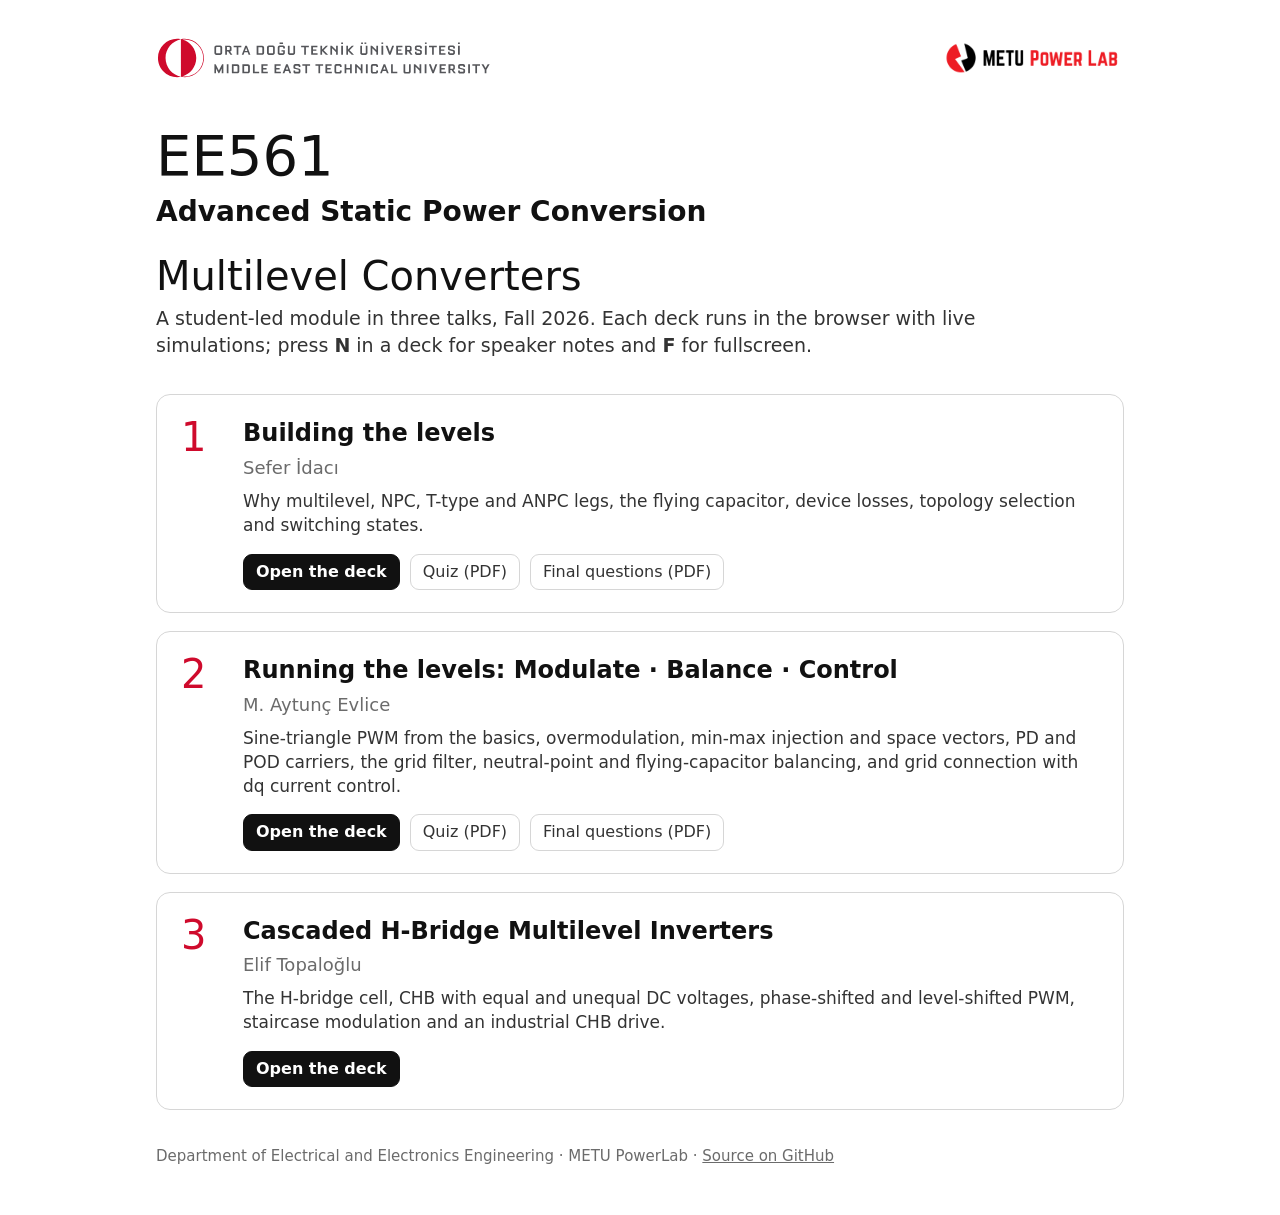
<file: index.html>
<!doctype html>
<html lang="en">
<head>
<meta charset="utf-8">
<meta name="viewport" content="width=device-width, initial-scale=1">
<title>EE561 Multilevel Converters</title>
<style>
:root{
  --paper:#ffffff; --surface:#f5f5f5; --ink:#111111; --ink2:#333333; --muted:#6b6b6b; --line:#d6d6d6; --accent:#cf0a2c;
  --font:Calibri, Carlito, "Segoe UI", system-ui, -apple-system, Roboto, Arial, sans-serif;
  --font-d:"Calibri Light", Calibri, Carlito, "Segoe UI", system-ui, sans-serif;
  color-scheme:light;
}
@media (prefers-color-scheme: dark){
  :root:not([data-theme="light"]){ --paper:#141414; --surface:#1d1d1d; --ink:#f2f2f2; --ink2:#d2d2d2; --muted:#9a9a9a; --line:#363636; --accent:#ff4d63; color-scheme:dark; }
  :root:not([data-theme="light"]) .logos{background:#fff; border-radius:8px; padding:6px 12px}
}
:root[data-theme="dark"]{ --paper:#141414; --surface:#1d1d1d; --ink:#f2f2f2; --ink2:#d2d2d2; --muted:#9a9a9a; --line:#363636; --accent:#ff4d63; color-scheme:dark; }
:root[data-theme="dark"] .logos{background:#fff; border-radius:8px; padding:6px 12px}
*{box-sizing:border-box}
body{margin:0; background:var(--paper); color:var(--ink); font-family:var(--font); line-height:1.4}
main{max-width:1000px; margin:0 auto; padding:32px 16px 48px}
.logos{display:flex; justify-content:space-between; align-items:center; gap:16px}
.logos .odtu{height:52px; max-width:60%} .logos .pl{height:32px; max-width:35%}
header{margin:44px 0 36px}
.course{font:300 clamp(36px,7vw,56px)/1 var(--font-d)}
.cname{font-weight:700; font-size:clamp(20px,3.4vw,28px); margin-top:8px}
h1{font:300 clamp(28px,5vw,40px)/1.15 var(--font-d); margin:22px 0 6px}
.lead{font-size:19px; color:var(--ink2); margin:0; max-width:46em}
ol{list-style:none; margin:0; padding:0; display:grid; gap:18px}
li.talk{border:1.5px solid var(--line); border-radius:14px; padding:22px 24px; display:grid; grid-template-columns:44px 1fr; gap:4px 18px}
.n{grid-row:span 4; font:300 40px/1 var(--font-d); color:var(--accent)}
.talk h2{margin:0; font-size:24px; font-weight:700}
.who{color:var(--muted); font-size:18px}
.talk p{margin:6px 0 0; color:var(--ink2); font-size:17px}
.links{display:flex; flex-wrap:wrap; gap:10px; margin-top:12px}
.links a{font-size:16px; color:var(--ink2); text-decoration:none; border:1.5px solid var(--line); border-radius:9px; padding:6px 12px}
.links a.deck{background:var(--ink); color:var(--paper); border-color:var(--ink); font-weight:700}
.links a:hover{border-color:var(--accent)}
.links a:focus-visible{outline:3px solid var(--accent); outline-offset:2px}
footer{margin-top:36px; color:var(--muted); font-size:15px}
footer a{color:inherit}
@media (max-width:560px){ li.talk{grid-template-columns:1fr} .n{grid-row:auto; font-size:30px} }
</style>
</head>
<body>
<main>
  <div class="logos"><img class="odtu" src="Sefer_Presentation_and_Materials/Interactive_Deck/img/odtu_logo.svg" alt="ODTÜ — Middle East Technical University"><img class="pl" src="Sefer_Presentation_and_Materials/Interactive_Deck/img/powerlab_logo.png" alt="METU PowerLab"></div>
  <header>
    <div class="course">EE561</div>
    <div class="cname">Advanced Static Power Conversion</div>
    <h1>Multilevel Converters</h1>
    <p class="lead">A student-led module in three talks, Fall 2026. Each deck runs in the browser with live simulations; press <b>N</b> in a deck for speaker notes and <b>F</b> for fullscreen.</p>
  </header>
  <ol>
    <li class="talk">
      <span class="n">1</span>
      <h2>Building the levels</h2>
      <span class="who">Sefer İdacı</span>
      <p>Why multilevel, NPC, T-type and ANPC legs, the flying capacitor, device losses, topology selection and switching states.</p>
      <div class="links">
        <a class="deck" href="Sefer_Presentation_and_Materials/Interactive_Deck/">Open the deck</a>
        <a href="Sefer_Presentation_and_Materials/quiz/Quiz%20-%20Building%20the%20Levels.pdf">Quiz (PDF)</a>
        <a href="Sefer_Presentation_and_Materials/quiz/Potential%20Final%20Questions%20-%20Building%20the%20Levels.pdf">Final questions (PDF)</a>
      </div>
    </li>
    <li class="talk">
      <span class="n">2</span>
      <h2>Running the levels: Modulate · Balance · Control</h2>
      <span class="who">M. Aytunç Evlice</span>
      <p>Sine-triangle PWM from the basics, overmodulation, min-max injection and space vectors, PD and POD carriers, the grid filter, neutral-point and flying-capacitor balancing, and grid connection with dq current control.</p>
      <div class="links">
        <a class="deck" href="Aytunc_Presentation_and_Materials/Interactive_Deck/">Open the deck</a>
        <a href="Aytunc_Presentation_and_Materials/quiz/Quiz%20-%20Modulation%20and%20Balancing.pdf">Quiz (PDF)</a>
        <a href="Aytunc_Presentation_and_Materials/quiz/Potential%20Final%20Questions%20-%20Modulation%20and%20Balancing.pdf">Final questions (PDF)</a>
      </div>
    </li>
    <li class="talk">
      <span class="n">3</span>
      <h2>Cascaded H-Bridge Multilevel Inverters</h2>
      <span class="who">Elif Topaloğlu</span>
      <p>The H-bridge cell, CHB with equal and unequal DC voltages, phase-shifted and level-shifted PWM, staircase modulation and an industrial CHB drive.</p>
      <div class="links">
        <a class="deck" href="Elif_Presentation_and_Materials/Interactive_Deck/">Open the deck</a>
      </div>
    </li>
  </ol>
  <footer>Department of Electrical and Electronics Engineering · METU PowerLab · <a href="https://github.com/aytunc-evlice/EE561-Presentation">Source on GitHub</a></footer>
</main>
</body>
</html>
</file>
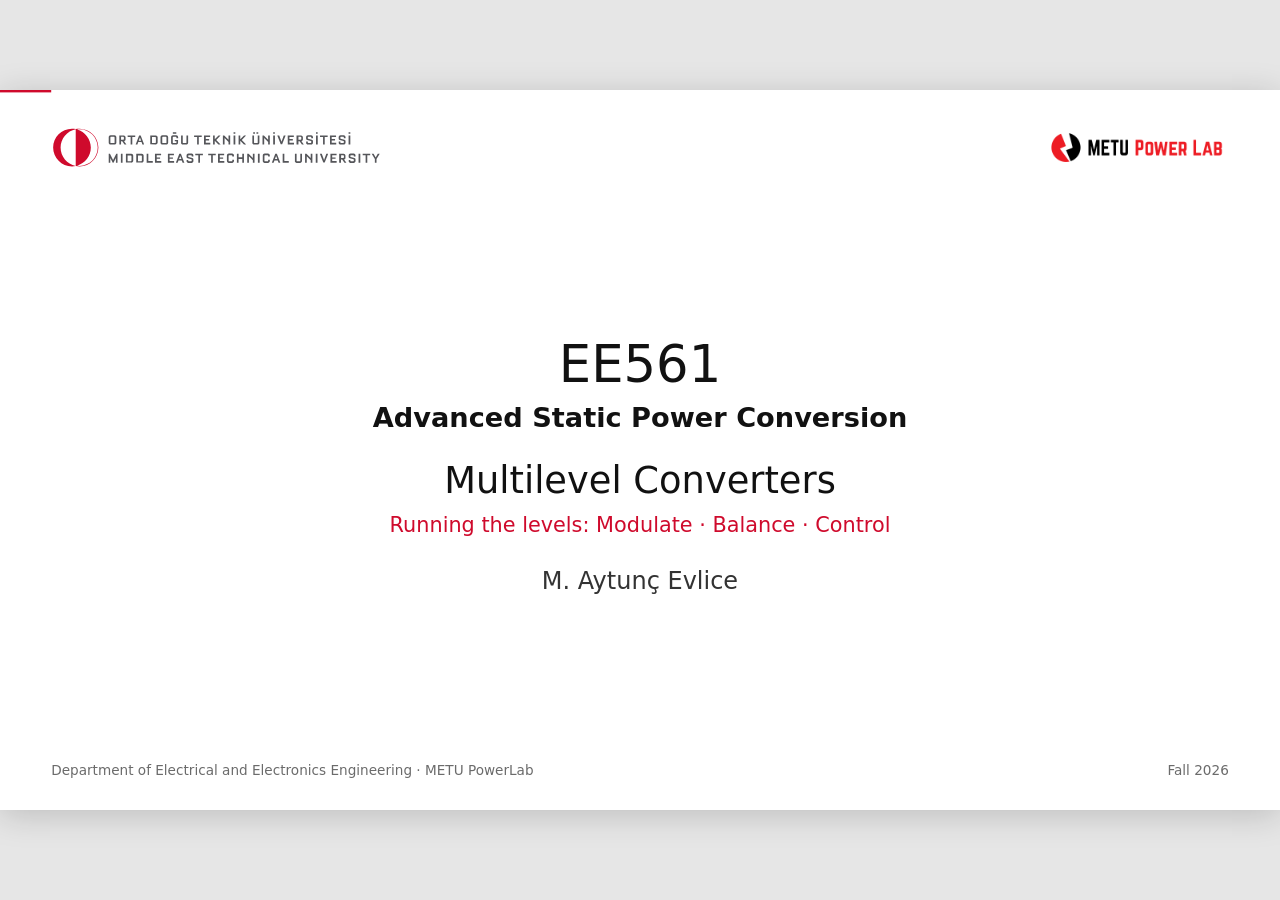
<file: Aytunc_Presentation_and_Materials/Interactive_Deck/index.html>
<!doctype html>
<html lang="en" data-theme="light">
<head>
<meta charset="utf-8">
<meta name="viewport" content="width=device-width, initial-scale=1">
<title>Multilevel Converters: Running the levels — EE561</title>
<link rel="stylesheet" href="deck.css">
</head>
<body>
<div id="deck">
<div id="progress"></div>

<!-- =========================================================== M. AYTUNÇ EVLICE: RUNNING THE LEVELS -->

<section class="slide title-slide no-chrome" data-part="2" data-min="0.5" data-title="Title">
  <div class="tlogos"><img class="odtu" src="img/odtu_logo.svg" alt="ODTÜ — Middle East Technical University"><img class="pl" src="img/powerlab_logo.png" alt="METU PowerLab"></div>
  <div class="tcenter">
    <div class="course">EE561</div>
    <div class="cname">Advanced Static Power Conversion</div>
    <div class="topic">Multilevel Converters</div>
    <div class="sub">Running the levels: Modulate · Balance · Control</div>
    <div class="by">M. Aytunç Evlice</div>
  </div>
  <div class="tfoot"><span>Department of Electrical and Electronics Engineering · METU PowerLab</span><span>Fall 2026</span></div>
  <aside class="notes"><p>30 s. Second of the three talks. Sefer built the legs and counted their states; this talk runs them: which level when, which state for that level, and how the converter is controlled from the grid side. Elif closes the module with the cascaded H-bridge.</p></aside>
</section>

<section class="slide" data-part="2" data-min="0" data-title="Further reading">
  <style>.fr-card{padding:20px 26px} .fr-card h3{font-size:25px;margin:0 0 12px} .fr-card ul{margin:0;padding-left:22px;display:flex;flex-direction:column;gap:10px} .fr-card li{font-size:20px;line-height:1.35} .fr-card a{font-weight:600} .fr-src{color:var(--muted);font-size:17px} .fr-fav{color:var(--accent);font-weight:700;font-size:17px;white-space:nowrap} .fr-star::marker{content:"★  ";color:var(--accent)}</style>
  <div class="sh"><div><div class="kicker">Running the levels · for later</div><h2>Further reading: videos and short notes</h2></div></div>
  <div class="body" style="grid-template-columns:1fr 1fr; grid-auto-rows:min-content; gap:22px 26px; align-content:center">
    <div class="card fr-card"><h3>▶ Videos: start here</h3><ul><li><a href="https://ocw.mit.edu/courses/6-622-power-electronics-spring-2023/resources/mit6_622s23_lecture_17_mp4/" target="_blank" rel="noopener">MIT 6.622, Lecture 17: Inverters, Part 1</a> <span class="fr-src">· MIT OpenCourseWare, full lecture</span></li><li><a href="https://ch.mathworks.com/videos/motor-control-part-4-understanding-field-oriented-control-1587967749983.html" target="_blank" rel="noopener">Understanding Field-Oriented Control (Clarke and Park)</a> <span class="fr-src">· MathWorks, 10 min</span></li><li class="fr-star"><a href="https://www.youtube.com/watch?v=Gj7qAlsq_m8" target="_blank" rel="noopener">Understanding Space Vector Modulation</a> <span class="fr-src">· MathWorks, YouTube</span> <span class="fr-fav">★ must watch</span></li></ul></div><div class="card fr-card"><h3>Modulation</h3><ul><li><a href="https://imperix.com/doc/TN146" target="_blank" rel="noopener">SVPWM vs SPWM modulation techniques</a> <span class="fr-src">· imperix note</span></li></ul></div><div class="card fr-card"><h3>Multilevel legs and balancing</h3><ul><li><a href="https://imperix.com/doc/implementation/npc-inverter" target="_blank" rel="noopener">NPC inverter for three-phase applications</a> <span class="fr-src">· imperix note</span></li><li><a href="https://docs.plexim.com/plecs-demos/power-supplies/npc-converter/" target="_blank" rel="noopener">Neutral-point clamped converter</a> <span class="fr-src">· PLECS demo model</span></li></ul></div><div class="card fr-card"><h3>Grid control and filters</h3><ul><li><a href="https://imperix.com/doc/TN106" target="_blank" rel="noopener">Vector current control (PLL, dq, PI)</a> <span class="fr-src">· imperix note</span></li><li><a href="https://imperix.com/doc/TN123" target="_blank" rel="noopener">Active damping of LCL filters</a> <span class="fr-src">· imperix note</span></li><li><a href="https://docs.plexim.com/tsp/rtbox-demos/power-generationdistribution/npc-solar-inverter-lcl-active-damping/" target="_blank" rel="noopener">3-level NPC solar inverter with LCL filter</a> <span class="fr-src">· PLECS demo: the whole talk in one model</span></li></ul></div>
    <p class="tiny" style="grid-column:1 / -1;margin:0;font-size:17px">All free. Links open in a new tab; the slides themselves are at aytunc-evlice.github.io/EE561-Presentation.</p>
  </div>
  <aside class="notes"><p>Show for a few seconds after the title: "links for later, the starred video is the best one". Not presented. The papers are on the References slide at the end. Videos first, then short application notes per part of the talk. </p></aside>
</section>

<section class="slide" data-part="2" data-section="modulate" data-min="0.5" data-title="Learning objectives">
  <div class="sh"><div><div class="kicker">This talk</div><h2>Learning objectives</h2></div></div>
  <div class="body" style="align-content:start">
    <p class="lead">After this talk you should be able to:</p>
    <ol style="gap:14px">
      <li>Explain how sine PWM turns fast pulses into a slow average voltage.</li>
      <li>Get 15 % more voltage with min-max injection, and see why it is the same as space-vector PWM.</li>
      <li>Drive a three-level leg with two carriers, and say why PD is used.</li>
      <li>Say how the filter turns the pulses into a sine, and what three levels buy.</li>
      <li>Explain how redundant states balance the capacitors, with a PI controller.</li>
      <li>Read the control structure of a grid-following converter: PLL, dq, current and DC-voltage PIs.</li>
    </ol>
  </div>
  <aside class="notes"><p>30 s.</p></aside>
</section>

<section class="slide" data-part="2" data-section="modulate" data-min="2.5" data-title="Basics: carrier PWM, DC and sine reference">
  <div class="sh"><div><div class="kicker"><b>Basics</b> · carrier-based PWM of one leg · read: Mohan, Undeland &amp; Robbins, Ch. 7–8</div><h2>Basics: one comparator, from DC-DC to sine PWM</h2></div></div>
  <div class="body" style="grid-template-columns: 560px 1fr">
    <div class="stack" style="gap:12px">
      <p class="small"><b>Carrier:</b> a triangle at the switching frequency <span class="m">f</span><sub>c</sub>.</p>
      <p class="small" data-step="1"><b>Reference:</b> the voltage we want, as a fraction of the DC link. Start with a constant, a <b>DC reference</b>, as in a buck converter.</p>
      <p class="small" data-step="2"><b>Comparator:</b> the switch is on while the reference is above the carrier. The output jumps between the two rails; only the pulse width changes.</p>
      <p class="small" data-step="3"><b>Average</b> over one switching period (blue) equals the reference: a reference of 0.6 gives 60 % on-time, and 480 V on an 800 V link. This is the DC-DC converter you already know.</p>
      <p class="small" data-step="4"><b>Now let the reference move:</b> a sine, slow compared with the carrier, and a carrier from −1 to +1 around the DC-link midpoint. Same comparator: the pulse width follows the sine and the local average reproduces it. That is an <b>inverter leg</b>. Everything else is harmonics near multiples of <span class="m">f</span><sub>c</sub>.</p>
    </div>
    <div data-sim="spwm" data-config='{"m":0.8,"mf":9,"D":0.6,"mode":"dc","sineStep":4}'></div>
  </div>
  <aside class="notes">
    <p><b>2.5 min.</b> Build it click by click: carrier → DC reference → comparator → average (buck). Click 4 switches the same simulation to a sine reference. Press <b>P</b> to run time: in DC mode the pulses are all the same width; in sine mode the pulse width breathes with the sine and the zoom window follows the cursor. Drag on the top plot to place the cursor by hand.</p>
    <ul>
      <li>DC mode: move D and watch the average and the readout (on-time × 800 V). The output is measured from the negative rail, as in a buck converter.</li>
      <li>Sine mode: the pole voltage is measured from the midpoint, so it swings ±400 V. Push m<sub>a</sub> above 1: the reference leaves the carrier, pulses drop out and the average clips at ±400 V (slides 6 and 7).</li>
      <li>Message: the modulator does not care what the reference is. DC gives a DC-DC converter, a sine gives an inverter, and the controller later on simply hands it whatever voltage it needs.</li>
      <li>Sefer used the same leg; the multilevel carrier lab generalizes the comparator to N − 1 carriers.</li>
    </ul>
  </aside>
</section>

<section class="slide" data-part="2" data-section="modulate" data-min="3" data-title="One switching period">
  <div class="sh"><div><div class="kicker"><b>Basics</b> · one switching period, step by step · read: Mohan, Undeland &amp; Robbins, Ch. 8</div><h2>One switching period: why the average is <span class="m">r</span> · <span class="m">V</span><sub>dc</sub>/2</h2></div></div>
  <div class="body" style="grid-template-columns: 1fr 640px; gap:28px">
    <div class="stack" style="gap:10px">
      <div><h3 style="font-size:21px;margin:0">① The leg makes only two voltages</h3><p class="small" style="font-size:19px">Measured from the DC-link midpoint O: upper switch on gives +<span class="m">V</span><sub>dc</sub>/2, lower switch on gives −<span class="m">V</span><sub>dc</sub>/2. Nothing in between.</p></div>
      <div data-step="1"><h3 style="font-size:21px;margin:0">② <span class="m">r</span> is the voltage we want</h3><p class="small" style="font-size:19px">Written as a fraction of <span class="m">V</span><sub>dc</sub>/2: <span class="m">r</span> = +1 means +<span class="m">V</span><sub>dc</sub>/2, <span class="m">r</span> = 0 means 0 V, <span class="m">r</span> = −1 means −<span class="m">V</span><sub>dc</sub>/2. Rule from the last slide: upper switch on while <span class="m">r</span> is above the carrier, lower switch on otherwise.</p></div>
      <div data-step="2"><h3 style="font-size:21px;margin:0">③ Inside one period, <span class="m">r</span> is a constant</h3><p class="small" style="font-size:19px">The carrier is much faster than the sine (e.g. 15 carrier periods per sine cycle), so during one carrier period the sine barely moves. Take <span class="m">r</span> = 0.5 for this period.</p></div>
      <div data-step="3"><h3 style="font-size:21px;margin:0">④ Why the switch is on for (1 + <span class="m">r</span>)/2 of the period</h3><p class="small" style="font-size:19px">The carrier is a straight line between −1 and +1, so it spends equal time at every height. The switch is on while the carrier is below <span class="m">r</span>: the stretch from −1 up to <span class="m">r</span>, which is 1 + <span class="m">r</span> out of a total height of 2.</p>
        <div class="eq" style="font-size:24px"><span class="m">d</span> = (1 + <span class="m">r</span>)/2 &nbsp;<span class="small muted" style="font-size:18px;font-family:var(--font)"><span class="m">r</span> = 0.5 → 75 % · <span class="m">r</span> = 0 → 50 % · <span class="m">r</span> = 1 → 100 %</span></div></div>
      <div data-step="4"><h3 style="font-size:21px;margin:0">⑤ The average is <span class="m">r</span> · <span class="m">V</span><sub>dc</sub>/2</h3><p class="small" style="font-size:19px">The load (an inductor, a motor) is too slow to follow the pulses; it responds to their average over the period:</p>
        <div class="eq" style="font-size:24px"><span class="m">d</span> · (+<span class="m">V</span><sub>dc</sub>/2) + (1 − <span class="m">d</span>) · (−<span class="m">V</span><sub>dc</sub>/2) = (2<span class="m">d</span> − 1) · <span class="m">V</span><sub>dc</sub>/2 = <span class="m">r</span> · <span class="m">V</span><sub>dc</sub>/2</div>
        <p class="small muted" style="font-size:18px">800 V link, <span class="m">r</span> = 0.5: 0.75 × 400 V − 0.25 × 400 V = +200 V.</p></div>
    </div>
    <div class="stack" style="gap:6px">
      <svg viewBox="0 0 640 220" style="width:640px;height:220px" aria-label="One leg across a split DC link">
        <style>.lg line,.lg path{stroke:var(--ink2);stroke-width:2.2;fill:none} .lg rect{fill:var(--panel);stroke:var(--ink2);stroke-width:2} .lg text{font:600 17px var(--font);fill:var(--ink);dominant-baseline:middle} .lg .mu{fill:var(--muted);font-size:15px} .lg circle.n{fill:var(--ink2)} .lg .hi{fill:var(--s2)}</style>
        <g class="lg">
          <line x1="40" y1="20" x2="330" y2="20"/><line x1="40" y1="200" x2="330" y2="200"/>
          <text x="345" y="20">+V<tspan baseline-shift="sub" font-size="12">dc</tspan>/2</text><text x="345" y="200">−V<tspan baseline-shift="sub" font-size="12">dc</tspan>/2</text>
          <line x1="80" y1="20" x2="80" y2="62"/><line x1="60" y1="62" x2="100" y2="62"/><line x1="60" y1="72" x2="100" y2="72"/><line x1="80" y1="72" x2="80" y2="148"/>
          <line x1="60" y1="148" x2="100" y2="148"/><line x1="60" y1="158" x2="100" y2="158"/><line x1="80" y1="158" x2="80" y2="200"/>
          <circle class="n" cx="80" cy="110" r="5"/><text x="56" y="110">O</text>
          <line x1="230" y1="20" x2="230" y2="40"/><rect x="200" y="40" width="60" height="44"/><text x="230" y="62" text-anchor="middle">upper</text>
          <line x1="230" y1="84" x2="230" y2="136"/><rect x="200" y="136" width="60" height="44"/><text x="230" y="158" text-anchor="middle">lower</text>
          <line x1="230" y1="180" x2="230" y2="200"/>
          <circle class="n" cx="230" cy="110" r="5"/><line x1="230" y1="110" x2="300" y2="110"/><circle cx="306" cy="110" r="6" style="fill:var(--paper);stroke:var(--ink2);stroke-width:2"/><text x="318" y="110">a</text>
          <text x="420" y="74">upper on:</text><text x="420" y="98" class="hi">v<tspan baseline-shift="sub" font-size="12">aO</tspan> = +V<tspan baseline-shift="sub" font-size="12">dc</tspan>/2</text>
          <text x="420" y="134">lower on:</text><text x="420" y="158" class="hi">v<tspan baseline-shift="sub" font-size="12">aO</tspan> = −V<tspan baseline-shift="sub" font-size="12">dc</tspan>/2</text>
          <text x="110" y="110" class="mu">midpoint</text>
        </g>
      </svg>
      <svg viewBox="0 0 640 420" style="width:640px;height:420px" aria-label="One carrier period with a constant reference">
        <style>.cp line,.cp path,.cp polyline{fill:none} .cp text{font:600 16px var(--font);fill:var(--ink2);dominant-baseline:middle} .cp .grid{stroke:var(--grid);stroke-width:1} .cp .ax{stroke:var(--line);stroke-width:1.4} .cp .car{stroke:var(--muted);stroke-width:2.6} .cp .ref{stroke:var(--s2);stroke-width:3} .cp .rt{fill:var(--s2);font-weight:700} .cp .br{stroke:var(--ink2);stroke-width:1.8} .cp .pl{stroke:var(--ink);stroke-width:2.6} .cp .av{stroke:var(--s1);stroke-width:3;stroke-dasharray:7 5} .cp .bt{fill:var(--s1);font-weight:700}</style>
        <g class="cp">
          <text x="80" y="14" style="font-weight:700;fill:var(--ink)">One switching period T<tspan baseline-shift="sub" font-size="11">s</tspan></text>
          <line class="grid" x1="80" y1="40.0" x2="520" y2="40.0"/><line class="grid" x1="80" y1="150.0" x2="520" y2="150.0"/><line class="grid" x1="80" y1="260.0" x2="520" y2="260.0"/>
          <line class="ax" x1="80" y1="30.0" x2="80" y2="270.0"/>
          <text x="68" y="40.0" text-anchor="end">+1</text><text x="68" y="150.0" text-anchor="end">0</text><text x="68" y="260.0" text-anchor="end">−1</text>
          <g data-step="3"><rect x="135.0" y="30.0" width="330.0" height="240.0" style="fill:var(--s1);opacity:.10"/></g>
          <polyline class="car" points="80,40.0 300.0,260.0 520,40.0"/>
          <text x="300.0" y="282.0" text-anchor="middle" style="fill:var(--muted)">carrier</text>
          <g data-step="2"><line class="ref" x1="80" y1="95.0" x2="520" y2="95.0"/><text class="rt" x="300.0" y="81.0" text-anchor="middle">r = 0.5</text></g>
          <g data-step="3">
            <path class="br" d="M542,260.0 h8 V95.0 h-8"/><text x="558" y="167.5">1 + r</text><text x="558" y="189.5">= 1.5</text>
            <path class="br" d="M612,260.0 h8 V40.0 h-8"/><text x="628" y="150.0">2</text>
          </g>
          <g data-step="3">
            <text x="68" y="318" text-anchor="end">+V<tspan baseline-shift="sub" font-size="11">dc</tspan>/2</text><text x="68" y="368" text-anchor="end">−V<tspan baseline-shift="sub" font-size="11">dc</tspan>/2</text>
            <polyline class="pl" points="80,368 135.0,368 135.0,318 465.0,318 465.0,368 520,368"/>
            <text x="542" y="343" style="fill:var(--muted)">v<tspan baseline-shift="sub" font-size="11">aO</tspan></text>
            <path class="br" d="M135.0,392 v8 H465.0 v-8"/><text x="300.0" y="412" text-anchor="middle">on: 75 % of T<tspan baseline-shift="sub" font-size="11">s</tspan></text>
          </g>
          <g data-step="4"><line class="av" x1="80" y1="330.5" x2="520" y2="330.5"/><text class="bt" x="542" y="322">average</text><text class="bt" x="542" y="300">+200 V</text></g>
        </g>
      </svg>
    </div>
  </div>
  <aside class="notes">
    <p><b>3 min.</b> One question per click; ask it out loud before you click.</p>
    <ul>
      <li><b>① “What can the leg output?”</b> Only two values. Everything else is built from time: how long we stay at each.</li>
      <li><b>② “What is r?”</b> Just the wanted voltage, scaled so that ±1 is the most the leg can give. On the last slide (buck) the carrier went 0 … 1; here it goes −1 … +1 because the output must also go negative.</li>
      <li><b>③ “Why can we treat r as constant?”</b> One carrier period is 1/15 of the sine cycle (m<sub>f</sub> = 15). The bigger m<sub>f</sub>, the better this is.</li>
      <li><b>④ “Why (1 + r)/2?”</b> Point at the figure: the carrier falls from +1 to −1 and rises back, at constant speed. The fraction of time it is below r equals the fraction of its height below r: 1.5 of 2 → 75 %. Check the ends: r = 1 → always on; r = −1 → never on. Same as the buck on the last slide, where the carrier went 0 … 1 and the on-time was simply D.</li>
      <li><b>⑤ “Why the average?”</b> An inductor current changes with the voltage’s area over time; if the pulses are fast, it only sees the net area per period, i.e. the average. Substitute ④: 2d − 1 = r.</li>
      <li>Close: “Average output = r × V<sub>dc</sub>/2, in every switching period.” Next slide lets r be a sine.</li>
    </ul>
  </aside>
</section>

<section class="slide" data-part="2" data-section="modulate" data-min="2.5" data-title="Basics: modulation index and frequency ratio">
  <div class="sh"><div><div class="kicker"><b>Basics</b> · m<sub>a</sub>, m<sub>f</sub> and the PWM spectrum · read: Mohan, Undeland &amp; Robbins, Ch. 8</div><h2>From one period to the sine: <span class="m">m</span><sub>a</sub>, <span class="m">m</span><sub>f</sub> and the fundamental</h2></div></div>
  <div class="body" style="grid-template-columns: 560px 1fr">
    <div class="stack" style="gap:12px">
      <div><h3 style="font-size:21px;margin:0">⑥ Let <span class="m">r</span> follow a sine</h3><p class="small" style="font-size:19px"><span class="m">r</span> = <span class="m">m</span><sub>a</sub> sin ω<span class="m">t</span>. <b><span class="m">m</span><sub>a</sub></b> is the sine’s peak compared with the carrier’s peak (1); here <span class="m">m</span><sub>a</sub> = 0.8.</p></div>
      <div data-step="1"><h3 style="font-size:21px;margin:0">⑦ Why the fundamental is <span class="m">m</span><sub>a</sub> · <span class="m">V</span><sub>dc</sub>/2</h3><p class="small" style="font-size:19px">Every switching period gives its own average <span class="m">r</span> · <span class="m">V</span><sub>dc</sub>/2 (last slide). Put the periods side by side: the averages trace <span class="m">m</span><sub>a</sub> · <span class="m">V</span><sub>dc</sub>/2 · sin ω<span class="m">t</span>, the blue curve.</p>
        <div><span class="eq box" style="font-size:24px"><span class="m">V̂</span><sub>1</sub> = <span class="m">m</span><sub>a</sub> · <span class="m">V</span><sub>dc</sub>/2</span> &nbsp;<span class="small muted" style="font-size:18px">800 V, <span class="m">m</span><sub>a</sub> = 0.8 → 320 V peak</span></div>
        <p class="small" style="font-size:19px">What is left (pulses minus their average) averages to zero in every period, so it only holds fast frequencies: the red groups in the spectrum, near <span class="m">m</span><sub>f</sub>, 2<span class="m">m</span><sub>f</sub>, … Nothing lands on the fundamental.</p></div>
      <div data-step="2"><h3 style="font-size:21px;margin:0">⑧ What happens when <span class="m">m</span><sub>a</sub> &gt; 1</h3><p class="small" style="font-size:19px">Sweep <span class="m">m</span><sub>a</sub> above 1: the red dot leaves the straight line, the curve bends towards 1.27, and harmonics 3, 5, 7 appear. Next slide: why.</p></div>
      <div data-step="3"><h3 style="font-size:21px;margin:0">⑨ <span class="m">m</span><sub>f</sub>: carrier periods per sine cycle</h3><p class="small" style="font-size:19px">Bigger <span class="m">m</span><sub>f</sub>: the red groups move higher (easier to filter), and “<span class="m">r</span> is constant within a period” is more accurate.</p></div>
    </div>
    <div data-sim="mindex" data-config='{"m":0.8,"mf":15}'></div>
  </div>
  <aside class="notes">
    <p><b>2.5 min.</b> One question per click.</p>
    <ul>
      <li><b>⑥ “What is m<sub>a</sub>?”</b> The size of the sine relative to the carrier. m<sub>a</sub> = 1: the sine just touches the carrier’s peaks.</li>
      <li><b>⑦ “Why is the fundamental m<sub>a</sub>·V<sub>dc</sub>/2?”</b> Last slide gave the average per period; a sine of averages is a sine. In the simulation the readout shows 320 V and the red dot sits on the straight line. “Why does nothing else land on f<sub>1</sub>?” The remainder has zero area in every switching period, so it changes much faster than the sine: its frequencies are around the carrier and its multiples (red bars).</li>
      <li><b>⑧</b> Only show it here: sweep m<sub>a</sub> to 3, the dot leaves the line, 3rd/5th/7th appear. The why is the next slide.</li>
      <li><b>⑨ m<sub>f</sub>:</b> change it and watch the groups move. If asked: with m<sub>f</sub> a multiple of 3, the harmonic exactly at m<sub>f</sub> cancels in the line-to-line voltage (pole ↔ line-to-line button).</li>
      <li>Three-phase min-max injection extends the linear range to 1.155: two slides later.</li>
    </ul>
  </aside>
</section>

<section class="slide" data-part="2" data-section="modulate" data-min="3" data-title="Overmodulation, step by step">
  <div class="sh"><div><div class="kicker"><b>Basics</b> · overmodulation in the average picture · read: Mohan, Undeland &amp; Robbins, Ch. 8</div><h2>Overmodulation: why the fundamental bends, and where it stops</h2></div></div>
  <div class="body" style="grid-template-columns: 1fr 700px; gap:28px">
    <div class="stack" style="gap:9px">
      <div><h3 style="font-size:21px;margin:0">① The on-time cannot exceed 100 %</h3><p class="small" style="font-size:19px">When <span class="m">r</span> &gt; 1 the reference is above the whole carrier, so the switch stays on for the whole period. The average stays at +<span class="m">V</span><sub>dc</sub>/2 = 400 V, not <span class="m">r</span> · <span class="m">V</span><sub>dc</sub>/2.</p></div>
      <div data-step="1"><h3 style="font-size:21px;margin:0">② So the average is a clipped sine</h3><p class="small" style="font-size:19px"><span class="m">m</span><sub>a</sub> = 1.3 asks for 520 V peak. Below 400 V the average follows the sine; around the peak it is held flat at 400 V (blue).</p></div>
      <div data-step="2"><h3 style="font-size:21px;margin:0">③ How much fundamental is in a wave?</h3><p class="small" style="font-size:19px">Multiply the wave by a sine and add up the area:</p>
        <div class="eq" style="font-size:23px"><span class="m">V̂</span><sub>1</sub> = (1/π) ∫<sub>0</sub><sup>2π</sup> <span class="m">v</span>(θ) · sin θ dθ</div>
        <p class="small muted" style="font-size:17px">Check: a pure sine of peak <span class="m">V</span> gives (1/π) ∫ <span class="m">V</span> sin²θ dθ = <span class="m">V</span>.</p></div>
      <div data-step="3"><h3 style="font-size:21px;margin:0">④ Why the clipped wave gives more than 400 V</h3><p class="small" style="font-size:19px">Compare it with a 400 V sine (grey), point by point over the positive half:</p>
        <ul class="small" style="font-size:19px; gap:2px"><li>flanks: <span class="m">m</span><sub>a</sub> · 400 sin θ &gt; 400 sin θ, because <span class="m">m</span><sub>a</sub> &gt; 1</li><li>flat top: 400 ≥ 400 sin θ, because sin θ ≤ 1</li></ul>
        <p class="small" style="font-size:19px">It is never below the grey sine (the negative half mirrors this), so in ③ its area is larger: <b><span class="m">V̂</span><sub>1</sub> &gt; 400 V</b>. At 1.3: 453 V, less than the 520 V asked for.</p></div>
      <div data-step="4"><h3 style="font-size:21px;margin:0">⑤ The limit is a square wave</h3>
        <div class="eq" style="font-size:22px">(1/π) [ ∫<sub>0</sub><sup>π</sup> 400 sin θ dθ − ∫<sub>π</sub><sup>2π</sup> 400 sin θ dθ ] = 1600/π ≈ 509 V</div>
        <p class="small" style="font-size:19px">= (4/π) · <span class="m">V</span><sub>dc</sub>/2 = 1.27 · <span class="m">V</span><sub>dc</sub>/2: the most this leg can give, because it is already at ±400 V all the time. It is reached only as <span class="m">m</span><sub>a</sub> → ∞; <span class="m">m</span><sub>a</sub> = 1.27 gives just 450 V.</p></div>
      <div data-step="5"><h3 style="font-size:21px;margin:0">⑥ The price: harmonics 3, 5, 7</h3><p class="small" style="font-size:19px">The clipped wave is not a sine. Its two halves are mirror images, so only odd multiples appear: 150, 250, 350 Hz, too close to 50 Hz to filter.</p></div>
    </div>
    <div class="stack" style="gap:10px">
      <div data-sim="overmod" data-config='{"m":1.3}'></div>
      <table class="tb nocase" style="font-size:17px" data-step="4">
        <tr><th><span class="m">m</span><sub>a</sub></th><td class="c">1</td><td class="c">1.27</td><td class="c">1.5</td><td class="c">2</td><td class="c">3</td><td class="c">10</td><td class="c">∞</td></tr>
        <tr><th><span class="m">V̂</span><sub>1</sub></th><td class="c">400 V</td><td class="c">450 V</td><td class="c">469 V</td><td class="c">487 V</td><td class="c">500 V</td><td class="c">508 V</td><td class="c">509 V</td></tr>
      </table>
    </div>
  </div>
  <div class="plecs-tag"><b>▶ PLECS</b> <code>m_index = 1.1</code> → plots 1, 4</div>
  <aside class="notes"><p class="plecs-cue"><b>▶ PLECS</b> · Open <code>npc_3phase.plecs</code>, set <code>m_index = 1.1</code>, run. Plot 1: the reference goes above the carriers near its peaks; plot 4: the currents get flat-topped. (The model is three-level; the idea is the same.)</p>
    <p><b>3 min.</b> One question per click, asked out loud.</p>
    <ul>
      <li><b>① “What happens to (1 + r)/2 when r = 1.2?”</b> It says 110 %: impossible. The switch is simply on all period.</li>
      <li><b>② “So what does the average look like?”</b> The sim at m<sub>a</sub> = 1.3: red dashed is what we asked for, blue is what we get.</li>
      <li><b>③ “How do we measure the fundamental of a non-sine?”</b> The Fourier coefficient. The check with a pure sine shows it gives back the peak.</li>
      <li><b>④ “Why is 453 V more than 400 V?”</b> The blue curve is everywhere at or above the grey 400 V sine. Same weight sin θ, more area, bigger fundamental. Clipping took area from the 520 V sine, but what is left still beats a 400 V sine.</li>
      <li><b>⑤ “What is the most we can get?”</b> Click: the sim shows the square wave, 509 V. Point at the table: the fundamental creeps towards 509 V, only as m<sub>a</sub> → ∞. Do not confuse the 1.27 here (fundamental / (V<sub>dc</sub>/2)) with an m<sub>a</sub> value. With real pulses the last thin pulses near the zero crossings vanish at a large but finite m<sub>a</sub>.</li>
      <li><b>⑥</b> Point at the harmonic bars: 3rd, 5th, 7th. Odd only, because the wave satisfies v(θ + π) = −v(θ). Formula behind the table, if asked: V̂<sub>1</sub>/(V<sub>dc</sub>/2) = (2/π)[m<sub>a</sub>·asin(1/m<sub>a</sub>) + √(1 − 1/m<sub>a</sub>²)].</li>
      <li>Message: above m<sub>a</sub> = 1 you trade waveform quality for at most 27 % more voltage. Min-max injection (next slide) gets 15 % of it for free, without these harmonics.</li>
    </ul>
  </aside>
</section>

<section class="slide" data-part="2" data-section="modulate" data-min="3" data-title="Zero-sequence injection">
  <div class="sh"><div><div class="kicker"><b>Modulate</b> · three phases, zero-sequence injection · read: imperix, SPWM vs SVPWM</div><h2>15 % more voltage for free: min-max injection</h2></div></div>
  <div class="body" style="grid-template-columns: 470px 1fr; gap:24px">
    <div class="stack" style="gap:10px">
      <div><h3 style="font-size:21px;margin:0">① Three legs, three references</h3><p class="small" style="font-size:19px"><span class="m">r</span><sub>a</sub>, <span class="m">r</span><sub>b</sub>, <span class="m">r</span><sub>c</sub>: three sines 120° apart. Each leg follows its own reference (slide 5), measured from the DC midpoint O.</p></div>
      <div data-step="1"><h3 style="font-size:21px;margin:0">② The load only sees differences</h3><p class="small" style="font-size:19px">A three-wire load is connected between the legs, so it only sees <span class="m">v</span><sub>ab</sub> = <span class="m">v</span><sub>aO</sub> − <span class="m">v</span><sub>bO</sub>, and so on. Adding the <b>same number</b> to all three references cancels in every difference.</p></div>
      <div data-step="2"><h3 style="font-size:21px;margin:0">③ That number is <span class="m">r</span><sub>0</sub></h3><p class="small" style="font-size:19px"><span class="m">r</span><sub>0</sub> is a common offset (zero-sequence) added to all three: <span class="m">r</span>′<sub>x</sub> = <span class="m">r</span><sub>x</sub> + <span class="m">r</span><sub>0</sub>. The load does not see it; only the legs’ limit of ±1 does. So we can use it to keep all three inside ±1.</p></div>
      <div data-step="3"><h3 style="font-size:21px;margin:0">④ Min-max: centre the three</h3><p class="small" style="font-size:19px">Shift so the highest and lowest are equal and opposite:</p>
        <div class="eq" style="font-size:23px"><span class="m">r</span><sub>0</sub> = −(max + min) / 2</div>
        <p class="small muted" style="font-size:17px"><span class="m">m</span> = 1.1, θ = 0: <span class="m">r</span> = (1.10, −0.55, −0.55) clips. <span class="m">r</span><sub>0</sub> = −0.275 → (0.825, −0.825, −0.825): inside ±1, same differences (table).</p></div>
      <div data-step="4"><h3 style="font-size:21px;margin:0">⑤ The gain: 1.155, or 15 %</h3><p class="small" style="font-size:19px">Worst instant: two phases equal and opposite, ±0.866 <span class="m">m</span>. Inside ±1 while <span class="m">m</span> ≤ 1/0.866 = 2/√3 ≈ 1.155. Up to there, no clipping and no 3rd, 5th, 7th.</p></div>
      <div class="callout" data-step="5" style="font-size:19px"><b>This offset is space-vector PWM.</b> Sine PWM plus the min-max offset gives exactly the pulses of a space-vector modulator. Next two slides: why.</div>
    </div>
    <div data-sim="minmax" data-config='{"m":1.1,"th":0,"w":620,"h":400,"onStep":3}'></div>
  </div>
  <div class="plecs-tag"><b>▶ PLECS</b> keep 1.1, <code>zs = 1</code> → plots 1, 3, 4 · then <code>m_index = 0.9</code>, <code>zs = 0</code></div>
  <aside class="notes"><p class="plecs-cue"><b>▶ PLECS</b> · Keep <code>m_index = 1.1</code>, set <code>zs = 1</code>, run. Plot 1: the references are back inside ±1; plot 3: the line voltage keeps the same shape; plot 4: clean currents. Then set back <code>m_index = 0.9</code>, <code>zs = 0</code>. (The model adds a 1/6 third harmonic, which has the same 15 % limit as min-max.)</p>
    <p><b>3 min.</b> One question per click.</p>
    <ul>
      <li><b>① “What changes with three phases?”</b> Nothing per leg: each leg still follows its own reference.</li>
      <li><b>② “What does the load see?”</b> Only line-to-line voltages. Show the table: the last column r′<sub>a</sub> − r′<sub>b</sub> is the same with and without injection.</li>
      <li><b>③ “What is r<sub>0</sub>?”</b> One number, added to all three references at each instant. It moves the DC-midpoint-to-load-neutral voltage, which a three-wire load cannot see. It is free, as long as no reference leaves ±1.</li>
      <li><b>④</b> Click switches injection on at m = 1.1, θ = 0: the numbers on the slide appear in the table. Press “Sweep θ”: the bold curves stay inside the band; the dashed r<sub>0</sub> is a triangle-like wave at 3f<sub>1</sub>.</li>
      <li><b>⑤ “Why 1.155?”</b> At θ = 30° two references are ±0.866 m and the third is 0: min-max cannot help there, so 0.866 m ≤ 1. Move θ to 30° and m to 1.155 to show it.</li>
      <li><b>Worked example:</b> 650 V DC link, 400 V<sub>LL,rms</sub> grid → phase peak 326.6 V → m = 326.6/325 = 1.005. Sine PWM clips (max 398 V<sub>LL</sub>); with min-max the limit is 460 V<sub>LL</sub> (readout, change V<sub>dc</sub>).</li>
      <li>Third-harmonic injection reaches the same limit: a third harmonic of amplitude m/6 also allows m = 2/√3; min-max is the flat-topped version of the same idea. Mention it here; Elif uses it on the CHB.</li>
      <li><b>Click 5, transition:</b> “What we just did by hand, adding r<sub>0</sub>, is what a space-vector modulator does automatically.” Careful with the wording: it is the <i>min-max</i> offset that gives exactly the SVPWM pulses. A pure third harmonic (m/6) reaches the same 1.155 limit, but its pulses are slightly different; it is a close cousin, not SVPWM itself.</li>
    </ul>
  </aside>
</section>

<section class="slide" data-part="2" data-section="modulate" data-min="2.5" data-title="Switching states of a two-level inverter">
  <div class="sh"><div><div class="kicker"><b>Modulate</b> · before space vectors: what a switching state is</div><h2>Switching states: three legs, two positions each</h2></div></div>
  <div class="body" style="grid-template-columns: 400px 1fr; gap:24px">
    <div class="stack" style="gap:10px">
      <div><h3 style="font-size:21px;margin:0">① Each leg is P or N</h3><p class="small" style="font-size:19px">Upper switch on: the leg output is at <b>P</b>, +<span class="m">V</span><sub>dc</sub>/2. Lower switch on: <b>N</b>, −<span class="m">V</span><sub>dc</sub>/2. Never both: that would short the DC link.</p></div>
      <div data-step="1"><h3 style="font-size:21px;margin:0">② A state names all three legs</h3><p class="small" style="font-size:19px">Three letters, in the order a, b, c. <b>PNN</b>: leg a at P, legs b and c at N. Two choices per leg: 2 × 2 × 2 = <b>8 states</b>.</p></div>
      <div data-step="2"><h3 style="font-size:21px;margin:0">③ The load sees the differences</h3><p class="small" style="font-size:19px">PNN on an 800 V link: <span class="m">v</span><sub>ab</sub> = +800 V, <span class="m">v</span><sub>bc</sub> = 0, <span class="m">v</span><sub>ca</sub> = −800 V (table).</p></div>
      <div data-step="3"><h3 style="font-size:21px;margin:0">④ Two states give nothing</h3><p class="small" style="font-size:19px"><b>PPP</b> and <b>NNN</b>: all legs at the same rail, so every line voltage is zero. These are the <b>zero states</b>; the other six are <b>active</b>.</p></div>
      <div data-step="4"><h3 style="font-size:21px;margin:0">⑤ Each state is one arrow</h3><p class="small" style="font-size:19px">Pack the three voltages into one arrow (the same way as the reference on the next slide). The 6 active states give 6 arrows of equal length, 60° apart: the corners of a <b>hexagon</b>. The zero states sit in the centre.</p></div>
      <p class="small muted" data-step="4" style="font-size:17px">A three-level leg has a third position, <b>O</b> (the DC midpoint): 3 × 3 × 3 = 27 states.</p>
    </div>
    <div data-sim="states2l" data-config='{"state":"PNN"}'></div>
  </div>
  <aside class="notes">
    <p><b>2.5 min.</b> Build the vocabulary before any space vectors. Click the P/N buttons live, or press “Next state”.</p>
    <ul>
      <li><b>① “What can one leg do?”</b> Two positions only. The red box is the switch that is on.</li>
      <li><b>② “How many combinations?”</b> 2³ = 8. The name is just the list of positions, a then b then c.</li>
      <li><b>③</b> The table: pole voltages from O, line voltages between the legs. Only the second row reaches the load.</li>
      <li><b>④</b> Set PPP, then NNN: the arrow disappears, all line voltages are zero. Two ways to make zero: this choice comes back on the next slide.</li>
      <li><b>⑤</b> Press “Next state” through PNN → PPN → NPN → NPP → NNP → PNP: the arrow jumps 60° each time. The packing is v = ⅔(v<sub>aO</sub> + a v<sub>bO</sub> + a² v<sub>cO</sub>), a = e<sup>j120°</sup>; for PNN it gives ⅔ · 800 V = 533 V at 0°.</li>
    </ul>
  </aside>
</section>

<section class="slide" data-part="2" data-section="modulate" data-min="2.5" data-title="Min-max and space vectors">
  <div class="sh"><div><div class="kicker"><b>Modulate</b> · space-vector PWM, step by step · read: Holmes &amp; Lipo; Zhou &amp; Wang, IEEE TIE 2002</div><h2>Space-vector PWM: build the reference from the nearest states</h2></div></div>
  <div class="body" style="grid-template-columns: 450px 1fr; gap:22px">
    <div class="stack" style="gap:9px">
      <div><h3 style="font-size:21px;margin:0">① The reference as one arrow</h3><p class="small" style="font-size:19px">Pack the three references the same way (a = e<sup>j120°</sup>):</p>
        <div class="eq" style="font-size:22px"><b>v</b>* = ⅔ (<span class="m">r</span><sub>a</sub> + a <span class="m">r</span><sub>b</sub> + a² <span class="m">r</span><sub>c</sub>) = <span class="m">m</span> e<sup>jθ</sup></div>
        <p class="small" style="font-size:19px">Length <span class="m">m</span>; as θ = ω<span class="m">t</span> grows it rotates, one turn per output cycle.</p></div>
      <div data-step="1"><h3 style="font-size:21px;margin:0">② The inverter has only 7 dots</h3><p class="small" style="font-size:19px">The states of the last slide. <b>v</b>* is almost always between them.</p></div>
      <div data-step="2"><h3 style="font-size:21px;margin:0">③ So mix them in time</h3><p class="small" style="font-size:19px">In one switching period, stay a while on each of the <b>two corners next to v*</b> and the rest of the time on a <b>zero state</b>. The average arrow is <b>v</b>* (shaded triangle, time shares on the right).</p>
        <p class="small muted" style="font-size:17px"><span class="m">m</span> = 0.8 at 30°, half way between PNN and PPN: 34.6 % PNN, 34.6 % PPN, 30.7 % zero.</p></div>
      <div data-step="3"><h3 style="font-size:21px;margin:0">④ The limit is the inner circle</h3><p class="small" style="font-size:19px">No zero time left when <b>v</b>* touches the circle inside the hexagon: <span class="m">m</span> = 1.155, the min-max limit of slide 8.</p></div>
      <div data-step="4"><h3 style="font-size:21px;margin:0">⑤ Same pulses as min-max</h3><p class="small" style="font-size:19px">Split the zero time equally between NNN and PPP, and each leg’s pulses are exactly sine PWM plus the min-max offset. Next slide: why.</p></div>
    </div>
    <div data-sim="svm" data-config='{"n":2,"m":0.8,"ang":30}'></div>
  </div>
  <aside class="notes">
    <p><b>2.5 min.</b> One question per click.</p>
    <ul>
      <li><b>① “What is v*?”</b> The three references at one instant, packed into one arrow, the same packing as the states on the last slide. For balanced sines the result is exactly m e<sup>jθ</sup>. Press <b>Rotate v*</b>: it turns once per 20 ms. A phasor is this arrow frozen at t = 0; v* actually turns (a space vector). Its projection on the horizontal axis is r<sub>a</sub>.</li>
      <li><b>② “Can the inverter make v* directly?”</b> No: only the 7 dots. Scale: the corners are at 4/3 in units of V<sub>dc</sub>/2, i.e. 533 V.</li>
      <li><b>③ “Then how?”</b> The same trick as one leg on slide 5: switch fast and let the average do the work. Here the average of arrows. Drag v* around: the triangle and the three shares change. At 30°, m = 0.8: the two corners get equal time.</li>
      <li><b>④ “Why 1.155?”</b> Drag v* to the circle at 30°: the zero share becomes 0. The inner circle radius is (4/3)·cos 30° = 1.155.</li>
      <li><b>⑤</b> The equal split of zero time between NNN and PPP is a common shift of all three legs: the min-max r<sub>0</sub>. If asked: Zhou &amp; Wang 2002 prove the equivalence. For more levels (3-level button) there are more dots and the same idea; PD carriers with a modified offset give the same sequence (McGrath, Holmes &amp; Lipo 2003).</li>
    </ul>
  </aside>
</section>

<section class="slide" data-part="2" data-section="modulate" data-min="3" data-title="Why min-max equals SVPWM">
  <div class="sh"><div><div class="kicker"><b>Modulate</b> · one switching period, three legs, one carrier · read: Zhou &amp; Wang, IEEE TIE 2002</div><h2>Why min-max gives the same pulses as SVPWM</h2></div></div>
  <div class="body" style="grid-template-columns: 1fr 1010px; gap:22px">
    <div class="stack" style="gap:9px">
      <div><h3 style="font-size:21px;margin:0">① One period, three legs, one carrier</h3><p class="small" style="font-size:19px">Each leg is P while its reference is above the carrier (slide 5). Over one period the references hardly move: three flat lines.</p></div>
      <div data-step="1"><h3 style="font-size:21px;margin:0">② The legs switch one after another</h3><p class="small" style="font-size:19px">So the period is a <b>sequence of states</b>: NNN → PNN → PPN → PPP → PPN → PNN → NNN. These are the two corners next to <b>v</b>* and the two zero states: the SVPWM ingredients.</p></div>
      <div data-step="2"><h3 style="font-size:21px;margin:0">③ The active times are already right</h3><p class="small" style="font-size:19px">PNN lasts (<span class="m">r</span><sub>a</sub> − <span class="m">r</span><sub>b</sub>)/2, PPN (<span class="m">r</span><sub>b</sub> − <span class="m">r</span><sub>c</sub>)/2. They depend only on differences, so they give the right line voltages, the same times SVPWM computes.</p></div>
      <div data-step="3"><h3 style="font-size:21px;margin:0">④ The offset only moves zero time</h3><p class="small" style="font-size:19px">Adding <span class="m">r</span><sub>0</sub> lifts all three lines together: the active states keep their length, and time moves between NNN (ends) and PPP (middle).</p></div>
      <div data-step="4"><h3 style="font-size:21px;margin:0">⑤ Min-max splits the zero time equally</h3><p class="small" style="font-size:19px">NNN = PPP exactly when the lines are centred, <span class="m">r</span><sub>0</sub> = −(max + min)/2. That is SVPWM’s equal zero split: same states, same times, same order.</p></div>
      <p class="small muted" data-step="4" style="font-size:17px">Without the offset one zero state runs out first, at <span class="m">m</span> = 1. With the equal split both run out together, at 1.155.</p>
    </div>
    <div data-sim="svmeq" data-config='{"m":0.8,"th":10,"w":700,"mmStep":4}'></div>
  </div>
  <aside class="notes">
    <p><b>3 min.</b> m = 0.8, θ = 10° (inside the PNN–PPN sector). Point at the state band on top of the plot at each click.</p>
    <ul>
      <li><b>① “What does one period look like with three legs?”</b> Three flat references, one triangle.</li>
      <li><b>② “Why that order?”</b> The carrier falls from +1: the highest reference (a) crosses first, then b, then c. Leg a turns on, then b, then c: NNN → PNN → PPN → PPP. On the way up they turn off in reverse.</li>
      <li><b>③ The algebra:</b> leg x is P for (1 + r<sub>x</sub>)/2 of the period. PNN is the time a is P but b is not: (1 + r<sub>a</sub>)/2 − (1 + r<sub>b</sub>)/2 = (r<sub>a</sub> − r<sub>b</sub>)/2. Here 53.1 %. PPN: (r<sub>b</sub> − r<sub>c</sub>)/2 = 12.0 %. These are exactly the SVPWM shares (the hexagon on slide 10 gives the same numbers).</li>
      <li><b>④</b> Point at the dashed lines: dark blue marks the NNN ends, light blue the PPP middle; the line under the plot compares them. Without offset: NNN = (1 − r<sub>a</sub>)/2 = 10.6 %, PPP = (1 + r<sub>c</sub>)/2 = 24.3 %: unequal (red). Move θ or m: the active times change, the split stays unequal.</li>
      <li><b>⑤</b> Click switches the offset to min-max: the dashed PPP lines move closer together (PPP shrinks), the NNN lines move inwards (NNN grows), and the line turns green: NNN 17.4 % = PPP 17.4 %. r<sub>0</sub> = −0.137; the active times between the dashed lines are unchanged. Setting NNN = PPP, (1 − r<sub>a</sub> − r<sub>0</sub>)/2 = (1 + r<sub>c</sub> + r<sub>0</sub>)/2, gives r<sub>0</sub> = −(r<sub>a</sub> + r<sub>c</sub>)/2: the min-max formula.</li>
      <li>Limit: push m to 1.1 with offset none: a reference leaves ±1, one zero state is gone (red message), although the other still has time. With min-max both reach zero together only at 1.155.</li>
    </ul>
  </aside>
</section>

<section class="slide" data-part="2" data-section="modulate" data-min="2.5" data-title="Three levels: why two carriers">
  <div class="sh"><div><div class="kicker"><b>Modulate</b> · sine PWM for a three-level leg · read: Holmes &amp; Lipo</div><h2>Three levels: one carrier for each half</h2></div></div>
  <div class="body" style="grid-template-columns: 440px 1fr; gap:22px">
    <div class="stack" style="gap:14px">
      <div><h3 style="font-size:21px;margin:0">① Two levels: one carrier</h3><p class="small" style="font-size:19px">Reference above the carrier → P, below → N. One yes/no answer picks one of two levels (slide 5).</p></div>
      <div data-step="1"><h3 style="font-size:21px;margin:0">② Three levels: split into two halves</h3><p class="small" style="font-size:19px">The leg can also sit at O, the midpoint (0 V). Positive reference: switch between P and O. Negative: between O and N. Each half gets its own carrier: <b>upper</b> 0 … +1, <b>lower</b> −1 … 0.</p></div>
      <div data-step="2"><h3 style="font-size:21px;margin:0">③ Inside each half: the same rule</h3><p class="small" style="font-size:19px">Above the upper carrier → P, otherwise O. Below the lower carrier → N, otherwise O. Each half is slide 5 again, so the average is still <span class="m">r</span> · <span class="m">V</span><sub>dc</sub>/2, with jumps of only <span class="m">V</span><sub>dc</sub>/2.</p></div>
      <div data-step="3"><h3 style="font-size:21px;margin:0">④ Two ways to draw the lower carrier</h3><p class="small" style="font-size:19px">A shifted copy of the upper one (<b>PD</b>), or its mirror image (<b>POD</b>; that is using the same carrier for both halves). For one leg the result is the same. Next slide: why PD is used.</p></div>
    </div>
    <div data-sim="carrier" data-config='{"n":3,"arr":"PD","w":620,"simple":true,"noPS":true,"sig":"a","onlyA":true,"steps":{"0":{"arr":"PD","sig":"a","onlyA":true,"n":3},"3":{"arr":"POD","sig":"a","onlyA":true,"n":3}}}'></div>
  </div>
  <div class="plecs-tag"><b>▶ PLECS</b> default settings → plots 1, 2</div>
  <aside class="notes"><p class="plecs-cue"><b>▶ PLECS</b> · Default settings (<code>m_index = 0.9</code>, <code>pod = 0</code>, <code>zs = 0</code>), run. Plot 1: one reference, two carriers; plot 2: v<sub>aO</sub> has three levels, +400, 0, −400 V.</p>
    <p><b>2.5 min.</b> Only leg a is shown. Click 3 switches the lower carrier from shifted (PD) to mirrored (POD).</p>
    <ul>
      <li><b>① “Why not one carrier?”</b> One comparator answers yes or no: two levels. Three levels need a second answer.</li>
      <li><b>② “Which second answer?”</b> The sign of the reference picks the half. The labels in the plot show which carrier decides P/O and which O/N.</li>
      <li><b>③</b> Point at the output: positive half only P/O pulses (+400/0), negative half only O/N (0/−400). Fundamental readout 360 V = 0.9 × 400, as on slide 6.</li>
      <li><b>④</b> Click: the lower carrier flips. Pulses in the negative half move a little; the average does not. If asked about “one carrier per phase”: compare |r| with a 0 … 1 carrier and use the sign to pick P or N. That is exactly the mirrored lower carrier, POD.</li>
    </ul>
  </aside>
</section>

<section class="slide" data-part="2" data-section="modulate" data-min="3" data-title="PD or POD: two phases at one instant">
  <div class="sh"><div><div class="kicker"><b>Modulate</b> · why PD is the usual choice · read: Holmes &amp; Lipo; McGrath &amp; Holmes, IEEE TIE 2002</div><h2>PD or POD? Look at two phases at the same instant</h2></div></div>
  <div class="body" style="grid-template-columns: 440px 1fr; gap:22px">
    <div class="stack" style="gap:8px">
      <div><h3 style="font-size:20px;margin:0">① All phases share the same carriers</h3><p class="small" style="font-size:18px">One set of carriers for the whole converter. Each phase compares its own reference with it.</p></div>
      <div data-step="1"><h3 style="font-size:20px;margin:0">② One phase up, one phase down</h3><p class="small" style="font-size:18px">At θ = 60°: <span class="m">r</span><sub>a</sub> = +0.78 uses the upper carrier, <span class="m">r</span><sub>b</sub> = −0.78 the lower one. The load sees the difference, <span class="m">v</span><sub>ab</sub> = <span class="m">v</span><sub>aO</sub> − <span class="m">v</span><sub>bO</sub>.</p></div>
      <div data-step="2"><h3 style="font-size:20px;margin:0">③ POD: both legs switch together</h3><p class="small" style="font-size:18px">The lower carrier is the mirror image, so leg a goes to P exactly when leg b goes to N. v<sub>ab</sub> jumps 0 ↔ 800 V at once.</p></div>
      <div data-step="3"><h3 style="font-size:20px;margin:0">④ PD: one leg at a time</h3><p class="small" style="font-size:18px">The lower carrier is a shifted copy, with the same timing. Legs a and b switch at different instants: v<sub>ab</sub> steps 400 ↔ 800 V. Half the jump, less ripple.</p></div>
      <div data-step="4"><h3 style="font-size:20px;margin:0">⑤ Over a full cycle</h3><p class="small" style="font-size:18px">Lower line-voltage THD with PD (readout). Same fundamental, smaller ripple, smaller filter: that is why PD is the standard choice.</p></div>
    </div>
    <div data-sim="pdpod" data-config='{"arr":"POD","th":60,"w":680,"steps":{"0":"POD","3":"PD"}}'></div>
  </div>
  <div class="plecs-tag"><b>▶ PLECS</b> plot 3 · <code>pod = 1</code> → plots 1, 3, 4 · then <code>pod = 0</code></div>
  <aside class="notes"><p class="plecs-cue"><b>▶ PLECS</b> · Plot 3, v<sub>ab</sub> steps by 400 V (five levels). Then <code>pod = 1</code>, run: plot 1 shows the mirrored lower carrier, plot 3 jumps 0 ↔ 800 V, plot 4 has more ripple. Set back <code>pod = 0</code>.</p>
    <p><b>3 min.</b> Three carrier periods at θ = 60°. Clicks 0–2 show POD, click 3 switches to PD.</p>
    <ul>
      <li><b>① “Does each phase get its own carriers?”</b> No: one set, shared. That is what makes the comparison between phases possible.</li>
      <li><b>② “Which carrier does each phase use?”</b> At 60° a is positive and b negative, so they use different carriers. That is the case where PD and POD differ.</li>
      <li><b>③</b> Point at the two pole-voltage rows: the pulses line up, and v<sub>ab</sub> goes 0 → 800 V in one step. Read the “biggest jump” readout: 800 V.</li>
      <li><b>④</b> Click: the lower carrier is now a copy. b’s pulses move by half a period relative to a’s, so v<sub>ab</sub> only steps by 400 V; ripple readout drops.</li>
      <li><b>⑤</b> Full-cycle readout: PD vs POD line THD. Move θ to 100°: both a and b positive, same carrier, no difference. The difference comes only from phases in opposite halves, which happens all the time in three-phase.</li>
      <li>Why “in phase” is the name: with PD all carriers move up and down together; for a single phase the pulses are the same as POD, for the line voltage they are not.</li>
    </ul>
  </aside>
</section>

<section class="slide" data-part="2" data-section="modulate" data-min="1.5" data-title="Carrier-based PWM lab">
  <div class="sh"><div><div class="kicker"><b>Modulate</b> · more levels · read: Holmes &amp; Lipo</div><h2>More levels: more carriers, same rule</h2></div></div>
  <div class="body" style="grid-template-columns: 440px 1fr; gap:22px">
    <div class="stack" style="gap:10px">
      <div><h3 style="font-size:20px;margin:0">① Five levels: four carriers, same rule</h3><p class="small" style="font-size:18px">Stack four carriers between −1 and +1. The level is how many carriers are below the reference: 0 → −400 V, … 4 → +400 V, in steps of 200 V. <span class="m">N</span> levels need <span class="m">N</span> − 1 carriers.</p></div>
      <div data-step="1"><h3 style="font-size:20px;margin:0">② PD still wins</h3><p class="small" style="font-size:18px">Mirror the lower two carriers (POD) and the line THD rises from 18 % to 30 %: same reason as the last slide, phases in opposite halves switch together.</p></div>
    
    </div>
    <div data-sim="carrier" data-config='{"n":5,"arr":"PD","w":620,"simple":true,"noPS":true,"sig":"ab","steps":{"0":{"arr":"PD","sig":"ab","onlyA":false,"n":5},"1":{"arr":"POD","sig":"ab","onlyA":false,"n":5}}}'></div>
  </div>
  <aside class="notes">
    <p><b>1.5 min.</b> Five levels, all three phases, line voltage. Click 1 switches to POD.</p>
    <ul>
      <li><b>①</b> Same counting rule as for three levels, just more carriers. Point at the finer staircase in v<sub>ab</sub>.</li>
      <li><b>②</b> Read the THD: PD 18.1 %, POD 29.8 %. If asked about APOD (every carrier mirrored against its neighbour): with three levels it is identical to POD; with five it gives 28.5 %, almost the same as POD.</li>
      <li>Phase-shifted carriers are left to Elif’s CHB talk.</li>
    </ul>
  </aside>
</section>

<section class="slide" data-part="2" data-section="modulate" data-min="2.5" data-title="From pulses to a sine: the filter">
  <div class="sh"><div><div class="kicker"><b>Modulate</b> · from pulses to a sine</div><h2>The filter: from pulses to a sine</h2></div></div>
  <div class="body" style="grid-template-columns: 340px 1fr; gap:24px">
    <div class="stack" style="gap:16px">
      <div><h3 style="font-size:22px;margin:0">① The output is pulses</h3><p class="small" style="font-size:20px">The leg only jumps between levels (top plot). Only its average is a sine.</p></div>
      <div data-step="1"><h3 style="font-size:22px;margin:0">② An inductor smooths the current</h3><p class="small" style="font-size:20px">It cannot follow the fast jumps, only the slow average. The current is a sine with a small zig-zag.</p></div>
      <div data-step="2"><h3 style="font-size:22px;margin:0">③ Three levels: half the ripple</h3><p class="small" style="font-size:20px">Half the voltage jump, half the zig-zag. Same inductor.</p></div>
      <div data-step="3"><h3 style="font-size:22px;margin:0">④ LCL: almost none</h3><p class="small" style="font-size:20px">Add a capacitor in the middle: it takes the ripple.</p></div>
      <div data-step="4"><h3 style="font-size:22px;margin:0">⑤ But an LCL can ring</h3><p class="small" style="font-size:20px">After a kick it rings like a bell. A small resistor calms it.</p></div>
    </div>
    <div data-sim="gridfilter" data-config='{"w":640,"steps":{"0":{"topo":2,"filt":"l","view":"ripple","cur":false},"1":{"cur":true},"2":{"topo":3},"3":{"filt":"lcl"},"4":{"filt":"lcld","view":"kick"}}}'></div>
  </div>
  <div class="plecs-tag"><b>▶ PLECS</b> plot 2 against plot 4</div>
  <aside class="notes"><p class="plecs-cue"><b>▶ PLECS</b> · Plot 2 (pulses) against plot 4 (the load currents, sines with a small ripple): the load inductance keeps the average.</p><p><b>2.5 min.</b> 400 V, 50 kVA (102 A peak), 800 V DC, 10 kHz. L = 1.3 mH; LCL: 1 mH + 0.3 mH with 10 µF; R = 1.5 Ω.</p><ul>
    <li><b>①</b> The top plot is the phase voltage of the converter (line to neutral): fast pulses; the dashed line is its average, the sine we asked the modulator for.</li>
    <li><b>②</b> This is why the following slides can draw sine currents: from here on, “the converter voltage” means the average, and the filter takes care of the rest.</li>
    <li>Numbers: ripple about 7 A peak to peak (2-level, L) → 3.4 A (3-level, L) → below 1 A (LCL).</li>
    <li><b>⑤</b> The ringing frequency is the LCL resonance, about 3.3 kHz here. Undamped, it can be excited by the switching or by the controller. The resistor costs only a few watts; it can also be damped in the controller (active damping).</li>
    <li>Design rules if asked (Liserre, Blaabjerg &amp; Hansen, IEEE TIA 2005): resonance between 10× grid frequency and half the switching frequency; capacitor reactive power below 5 % of the rating.</li></ul></aside>
</section>

<section class="slide" data-part="2" data-section="balance" data-min="3" data-title="Same output, two ways">
  <div class="sh"><div><div class="kicker"><b>Modulate</b> → <b>Balance</b> · the free choice that balances the capacitors</div><h2>Same output, two ways: the free choice</h2></div></div>
  <div class="body" style="grid-template-columns: 430px 1fr; gap:22px">
    <div class="stack" style="gap:10px">
      <div><h3 style="font-size:20px;margin:0">① The DC link is two capacitors</h3><p class="small" style="font-size:18px">In a three-level converter the DC link is split: C1 on top, C2 below, and the midpoint O between them. Each leg can connect its output to P, O or N.</p></div>
      <div data-step="1"><h3 style="font-size:20px;margin:0">② Two states, the same output</h3><p class="small" style="font-size:18px"><b>POO</b>: leg a at P, legs b and c at O. <b>ONN</b>: leg a at O, legs b and c at N. The load sees exactly the same line voltages (table): +400 V, 0, −400 V.</p></div>
      <div data-step="2"><h3 style="font-size:20px;margin:0">③ Why they look the same</h3><p class="small" style="font-size:18px">ONN is POO with every leg moved down by one level. Moving all legs together is the common offset <span class="m">r</span><sub>0</sub> of slide 8: the load cannot see it.</p></div>
      <div data-step="3"><h3 style="font-size:20px;margin:0">④ But the midpoint can</h3><p class="small" style="font-size:18px">A leg at O takes its current from the midpoint. POO: b and c are at O, 10 A flows <b>into</b> O. ONN: a is at O, 10 A flows <b>out of</b> O. One state charges C1 and discharges C2, the other does the opposite.</p></div>
      <div data-step="4"><h3 style="font-size:20px;margin:0">⑤ So the modulator decides twice</h3><p class="small" style="font-size:18px">First which <b>voltage</b> (the carriers of the last slides). Then, where two states give it, which <b>state</b>: the one that pushes the capacitor voltages back to equal. In carrier terms that is a small <span class="m">r</span><sub>0</sub>: the balancing knob of the next slides.</p></div>
    </div>
    <div data-sim="states3l" data-config='{"state":"POO","steps":{"0":"POO","3":"ONN"}}'></div>
  </div>
  <aside class="notes">
    <p><b>3 min.</b> The figure is one instant: i<sub>a</sub> = +10 A, i<sub>b</sub> = i<sub>c</sub> = −5 A. Click 3 switches from POO to ONN; you can also press the POO / ONN buttons or set each leg by hand.</p>
    <ul>
      <li><b>① “Where is O?”</b> Point at the two capacitors: 400 V each on an 800 V link. O is the node between them; each leg is a three-position switch.</li>
      <li><b>② “Can two different states give the same output?”</b> Read the table for POO, then press ONN: the second row does not change.</li>
      <li><b>③ “Why?”</b> Every pole voltage drops by 400 V; differences stay. Same idea as r<sub>0</sub> on slide 8, now in whole levels.</li>
      <li><b>④ “So what is different?”</b> Point at the blue midpoint rail. POO: legs b and c hang on O and their −5 A + −5 A come back into O. ONN: leg a hangs on O and draws its +10 A out of O. Readout: which capacitor rises.</li>
      <li><b>⑤</b> The rule for the rest of the talk: decide the voltage from the reference, then the state from the capacitor error and the current direction. The same choice exists inside one flying-capacitor leg (states 10 / 01), which comes after the neutral-point slides.</li>
    </ul>
  </aside>
</section>

<section class="slide" data-part="2" data-section="balance" data-min="1.5" data-title="Why the capacitors wiggle at 150 Hz">
  <div class="sh"><div><div class="kicker"><b>Balance</b> · the normal ripple</div><h2>Why the capacitor voltages wiggle at 150 Hz</h2></div></div>
  <div class="body" style="grid-template-columns: 440px 1fr; gap:24px">
    <div class="stack" style="gap:20px">
      <div><h3 style="font-size:22px;margin:0">① The midpoint current goes up and down</h3><p class="small" style="font-size:20px">Legs at O send their current through the midpoint (slide 16). Over one cycle this current rises and falls (plot).</p></div>
      <div data-step="1"><h3 style="font-size:22px;margin:0">② It repeats three times per cycle</h3><p class="small" style="font-size:20px">The three phases are identical, just shifted by a third of a cycle. So what they make together repeats every third of a cycle: 3 × 50 Hz = <b>150 Hz</b>.</p></div>
      <div data-step="2"><h3 style="font-size:22px;margin:0">③ The capacitors follow it</h3><p class="small" style="font-size:20px">C1 and C2 wiggle at 150 Hz, a few volts, in opposite directions. It averages to zero, so it never grows. Bigger capacitors, smaller wiggle.</p></div>
    </div>
    <div data-sim="npripple" data-config='{"w":680,"simple":true}'></div>
  </div>
  <div class="plecs-tag"><b>▶ PLECS</b> default settings → plots 5, 6</div>
  <aside class="notes"><p class="plecs-cue"><b>▶ PLECS</b> · Default settings: plot 5, the midpoint current, three humps per cycle (150 Hz) with zero average; plot 6, v<sub>C1</sub> and v<sub>C2</sub> ripple about 18 V peak to peak, in opposite directions.</p>
    <p><b>1.5 min.</b> One output cycle, 20 ms; 50 A, m = 0.8, unity power factor.</p>
    <ul>
      <li><b>①</b> Just show the shape. No formula needed.</li>
      <li><b>② “Why three?”</b> Click: the dashed lines cut the cycle into thirds; the curve is the same in each. Phase b is phase a delayed by a third of a cycle, phase c by two thirds. Anything built equally from all three cannot tell the difference after a third of a cycle, so it repeats. (The same reason the min-max offset on slide 8 repeats at 150 Hz.)</li>
      <li><b>③</b> Click: the capacitor voltages. Readout about 4.6 V peak-to-peak with 4.7 mF each. Drag C down: the wiggle grows. This is normal and handled by choosing C; the balancing loop does not try to remove it.</li>
      <li>Formula if asked: a leg is at O for (1 − |r|) of each period, so i<sub>O</sub> = Σ (1 − |r<sub>x</sub>|)·i<sub>x</sub>.</li>
    </ul>
  </aside>
</section>

<section class="slide" data-part="2" data-section="balance" data-min="2" data-title="Why capacitors drift">
  <div class="sh"><div><div class="kicker"><b>Balance</b> · why the midpoint needs a controller</div><h2>Why the two capacitors drift apart</h2></div></div>
  <div class="body" style="grid-template-columns: 440px 1fr; gap:24px">
    <div class="stack" style="gap:18px">
      <div><h3 style="font-size:21px;margin:0">① Ideal case: only the wiggle</h3><p class="small" style="font-size:19px">Last slide: with a balanced load the midpoint current has no average. The two voltages wiggle at 150 Hz around 400 V and stay there.</p></div>
      <div data-step="1"><h3 style="font-size:21px;margin:0">② But nothing pulls them back</h3><p class="small" style="font-size:19px">A small error (a leaky capacitor, a sensor offset, a load step) adds up, and the voltages drift apart until the converter trips. The DC source only holds the total, 800 V, not how it is split.</p></div>
      <div data-step="2"><h3 style="font-size:21px;margin:0">③ So the modulator must steer it</h3><p class="small" style="font-size:19px">The only handle is the midpoint current, and slide 16 showed how to choose it: POO or ONN, that is the offset <span class="m">r</span><sub>0</sub>. Next: how it moves the charge.</p></div>
    </div>
    <div data-sim="npbal" data-config='{"dv0":0,"on":false,"simple":true,"w":640,"steps":{"0":{"bleed":0},"1":{"bleed":1}}}'></div>
  </div>
  <div class="plecs-tag"><b>▶ PLECS</b> <code>dv0 = 40</code> → plot 6 · then <code>dv0 = 0</code></div>
  <aside class="notes"><p class="plecs-cue"><b>▶ PLECS</b> · Set <code>dv0 = 40</code>, run. Plot 6: the capacitors start 80 V apart and the gap does not come back by itself: the model has no midpoint controller. Set back <code>dv0 = 0</code>.</p>
    <p><b>2 min.</b> No balancing in this simulation; we only watch the two capacitor voltages (2 × 4.7 mF, 50 A peak, unity power factor, speed ×0.1).</p>
    <ul>
      <li><b>①</b> Point at the two lines: the 150 Hz wiggle of the last slide, no trend.</li>
      <li><b>②</b> Click: 1 A of leakage on the top capacitor. C1 sinks, C2 rises, until the trip line. With leakage 0, press “Kick”: the voltages just stay where they were pushed. No restoring force, like a ball on a flat table.</li>
      <li><b>③</b> The DC controller only sees v<sub>C1</sub> + v<sub>C2</sub>. The difference needs its own knob: the midpoint current, chosen by the modulator.</li>
      <li>If asked for the formula: a leg sits at O for (1 − |r|) of each period, so ⟨i<sub>O</sub>⟩ = Σ (1 − |r<sub>x</sub>|)·i<sub>x</sub>, and C·d(v<sub>C1</sub> − v<sub>C2</sub>)/dt = ⟨i<sub>O</sub>⟩.</li>
    </ul>
  </aside>
</section>

<section class="slide" data-part="2" data-section="balance" data-min="2.5" data-title="How the offset moves charge">
  <div class="sh"><div><div class="kicker"><b>Balance</b> · what the offset does inside one switching period</div><h2>How the offset pushes charge into or out of the midpoint</h2></div></div>
  <div class="body" style="grid-template-columns: 1fr 960px; gap:22px">
    <div class="stack" style="gap:14px">
      <div><h3 style="font-size:22px;margin:0">① One instant, no offset</h3><p class="small" style="font-size:19px">Leg c is positive (+43 A), leg b negative (−43 A). Both sit at O for 31 % of the period, so their currents through O cancel: no midpoint current.</p></div>
      <div data-step="1"><h3 style="font-size:22px;margin:0">② Lift all references: <span class="m">r</span><sub>0</sub> = +0.1</h3><p class="small" style="font-size:19px">Every leg moves up. Leg c: more time at P, less at O. Leg b: less time at N, more at O. Now b’s negative current wins: current flows <b>into</b> the midpoint. C1 goes down, C2 goes up.</p></div>
      <div data-step="2"><h3 style="font-size:22px;margin:0">③ Lower them: <span class="m">r</span><sub>0</sub> = −0.1</h3><p class="small" style="font-size:19px">The opposite: c spends more time at O, b less. Current flows <b>out of</b> the midpoint. C1 goes up, C2 goes down.</p></div>
      <div data-step="3"><h3 style="font-size:22px;margin:0">④ The load sees nothing</h3><p class="small" style="font-size:19px">All legs moved together, so the line voltages do not change (slide 8). So: C1 too high → <span class="m">r</span><sub>0</sub> &gt; 0; C2 too high → <span class="m">r</span><sub>0</sub> &lt; 0. That is exactly what the PI controller on the next slide does.</p></div>
    </div>
    <div data-sim="r0explain" data-config='{"w":680,"th":0,"steps":{"0":0,"1":0.1,"2":-0.1}}'></div>
  </div>
  <aside class="notes">
    <p><b>2.5 min.</b> One instant, when leg a crosses zero (r = 0, no current, so it does not matter where it sits). Each bar is one switching period: red P, grey O, blue N. The dashed box marks the time at O without offset. Clicks set r<sub>0</sub> = 0, +0.1, −0.1; the slider and buttons do the same.</p>
    <ul>
      <li><b>①</b> Time at O is 1 − |r| (slide 12): 1 − 0.69 = 31 % for both b and c. +43 A × 31 % and −43 A × 31 % cancel.</li>
      <li><b>②</b> c: r = 0.79, O 21 %, +9 A through O. b: r = −0.59, O 41 %, −18 A. Sum −9 A: into O.</li>
      <li><b>③</b> The mirror image: +9 A, out of O.</li>
      <li><b>④</b> This works because, while delivering power, the positive leg carries the positive current. With reactive current or as a rectifier the push changes or reverses; the controller then uses r<sub>0</sub> = sign(P)·PI(ΔV).</li>
    </ul>
  </aside>
</section>

<section class="slide" data-part="2" data-section="balance" data-min="3" data-title="Neutral-point balancing simulation">
  <div class="sh"><div><div class="kicker"><b>Balance</b> · closing the loop with a PI controller</div><h2>Balancing the midpoint with a PI controller</h2></div></div>
  <div class="body" style="grid-template-columns: 440px 1fr; gap:24px">
    <div class="stack" style="gap:18px">
      <div><h3 style="font-size:22px;margin:0">① Measure the difference</h3><p class="small" style="font-size:20px">Δ<span class="m">V</span> = <span class="m">v</span><sub>C1</sub> − <span class="m">v</span><sub>C2</sub>. The goal is zero.</p></div>
      <div data-step="1"><h3 style="font-size:22px;margin:0">② A PI controller makes the offset</h3><p class="small" style="font-size:20px">Δ<span class="m">V</span> goes into a PI controller; its output is the offset <span class="m">r</span><sub>0</sub> added to all three references (last slide). The P part reacts at once, the I part keeps pushing until Δ<span class="m">V</span> is exactly zero.</p></div>
      <div data-step="2"><h3 style="font-size:22px;margin:0">③ Loop on: the voltages come back</h3><p class="small" style="font-size:20px">C1 and C2 return to 400 V within a few cycles. The 150 Hz wiggle stays: it is normal (slide 17).</p></div>
      <div data-step="3"><h3 style="font-size:22px;margin:0">④ A leak? The I part handles it</h3><p class="small" style="font-size:20px">With a 1 A leak the I part settles at the small offset that cancels it, and Δ<span class="m">V</span> stays at zero.</p></div>
    </div>
    <div data-sim="npbal" data-config='{"dv0":40,"on":false,"simple":true,"loopCtl":true,"showR0":true,"w":640,"steps":{"0":{"on":false,"bleed":0},"2":{"on":true},"3":{"bleed":1}}}'></div>
  </div>
  <aside class="notes"><p><b>3 min.</b> Starts at 420 / 380 V with the loop off: the voltages just stay apart (slide 18). Click 2 switches the PI loop on, click 3 adds 1 A of leakage. Speed ×0.1.</p>
    <ul>
      <li><b>②</b> Gains: K<sub>p</sub> = 0.0015 per volt, K<sub>i</sub> = 0.03 per volt-second; the offset is limited to ±0.2 so it never pushes a reference out of the carrier band.</li>
      <li><b>③</b> Point at the lower plot: r<sub>0</sub> jumps, then decays as ΔV closes. Time constant about 33 ms here.</li>
      <li><b>④</b> Without the I part a leak would leave a small permanent ΔV; with it, r<sub>0</sub> settles at a small constant value.</li>
      <li>If asked: the offset only has grip when the converter delivers active power (strength ∝ I·cos φ). With pure reactive current it cannot balance, and as a rectifier the push reverses, so the controller multiplies by sign(P): r<sub>0</sub> = sign(P)·PI(ΔV). The full lab (button “Loop” and φ) is in the source if you want to show it.</li>
    </ul></aside>
</section>

<section class="slide" data-part="2" data-section="balance" data-min="2" data-title="Flying-capacitor balancing">
  <div class="sh"><div><div class="kicker"><b>Balance</b> · the same idea inside one leg</div><h2>Flying capacitor: two ways to make 0 V</h2></div></div>
  <div class="body" style="grid-template-columns: 380px 1fr; gap:24px">
    <div class="stack" style="gap:16px">
      <div><h3 style="font-size:22px;margin:0">① Two ways to make 0 V</h3><p class="small" style="font-size:20px">A capacitor sits between the switch pairs, charged to 400 V. State 10 and state 01 both put the output at 0 V.</p></div>
      <div data-step="1"><h3 style="font-size:22px;margin:0">② They push it opposite ways</h3><p class="small" style="font-size:20px">Follow the current: in 10 it charges the capacitor, in 01 it discharges it. Same output, opposite effect.</p></div>
      <div data-step="2"><h3 style="font-size:22px;margin:0">③ Just taking turns</h3><p class="small" style="font-size:20px">After a disturbance the capacitor is 60 V low. Taking 10 and 01 in turn does not fix it: the error stays.</p></div>
      <div data-step="3"><h3 style="font-size:22px;margin:0">④ Choose by the error</h3><p class="small" style="font-size:20px">Too low? Pick the state that charges it. Too high? The one that discharges it. Back at 400 V in a few periods.</p></div>
    </div>
    <div data-sim="fcsimple" data-config='{"w2":500,"steps":{"0":{"st":"10","mode":null},"1":{"st":"01"},"2":{"mode":"alt"},"3":{"mode":"bal"}}}'></div>
  </div>
  <aside class="notes"><p><b>2 min.</b> Same idea as POO / ONN on the NPC, but inside one leg.</p>
    <ul>
      <li><b>①</b> State 10 = S1 and S2′ on; state 01 = S2 and S1′ on. In both, the output sits at +400 − 400 = 0 V (through the capacitor).</li>
      <li><b>②</b> Click shows state 01: the current now flows through the capacitor the other way. For i<sub>a</sub> &gt; 0, 10 charges and 01 discharges; when the current reverses, the rule flips.</li>
      <li><b>③</b> Alternating keeps the average charge zero, so an error that is already there is never removed.</li>
      <li><b>④</b> The rule: pick 10 if sign(i<sub>a</sub>)·(V<sub>fc</sub>* − V<sub>fc</sub>) &gt; 0, else 01. In practice ΔV per period = i·t<sub>0</sub>/C<sub>fc</sub>; the plot uses 10 V per period for clarity.</li>
    </ul></aside>
</section>

<section class="slide" data-part="2" data-section="control" data-min="2.5" data-title="Grid basics: what makes the current flow">
  <div class="sh"><div><div class="kicker"><b>Grid</b> · step 1 of 2</div><h2>Grid connection: what makes the current flow?</h2></div></div>
  <div class="body" style="grid-template-columns: 340px 1fr; gap:24px">
    <div class="stack" style="gap:18px">
      <div><h3 style="font-size:22px;margin:0">① Equal voltages: no current</h3><p class="small" style="font-size:20px">The converter (its average, slide 15) copies the grid voltage. Nothing across the inductor, nothing flows.</p></div>
      <div data-step="1"><h3 style="font-size:22px;margin:0">② Leading: active power</h3><p class="small" style="font-size:20px">3° ahead: the current is in step with the grid voltage. The leading side sends active power to the lagging side.</p></div>
      <div data-step="2"><h3 style="font-size:22px;margin:0">③ Higher voltage: reactive power</h3><p class="small" style="font-size:20px">5 % bigger: the current comes a quarter period late. The higher-voltage side sends reactive power.</p></div>
      <div class="callout" data-step="3" style="font-size:19px"><b>AC power flow:</b> the angle sets the active power, the size sets the reactive power.</div>
    </div>
    <div data-sim="gridbasic" data-config='{"w":640,"steps":{"0":{"amp":100,"ang":0},"1":{"ang":3},"2":{"ang":0,"amp":105}}}'></div>
  </div>
  <aside class="notes"><p><b>2.5 min.</b> Per phase: grid 327 V peak (400 V line-to-line), L = 2 mH (0.63 Ω at 50 Hz). The converter voltage here is the average over a switching period (slide 5): the pulses are forgotten.</p>
    <ul>
      <li><b>①</b> Point at the middle plot: the difference is zero.</li>
      <li><b>②</b> 3° is a difference of about 17 V; it gives 27 A and 13 kW. Move the timing slider the other way: power comes back from the grid.</li>
      <li><b>③</b> The inductor delays the current a quarter period behind the voltage across it. Formulas if asked: P = 3·E·V·sin δ / (2X), Q ≈ 3·E·(V − E) / (2X), with peak values.</li>
      <li>The rule holds for any two AC sources joined by an inductance (a line, a transformer): active power goes from the leading side to the lagging side, reactive power from the higher voltage to the lower. Play with both sliders to show it, in both directions.</li>
      <li>Lead into the next slide: a few volts already move tens of amps, so a controller has to set this voltage.</li>
    </ul></aside>
</section>

<section class="slide" data-part="2" data-section="control" data-min="3" data-title="The control structure">
  <div class="sh"><div><div class="kicker"><b>Grid</b> · step 2 of 2</div><h2>The control structure, block by block</h2></div></div>
  <div class="body" style="grid-template-columns: 330px 1fr; grid-template-rows: 1fr auto; gap:14px 20px">
    <div class="stack" style="gap:12px">
      <div><h3 style="font-size:21px;margin:0">① Measure and transform</h3><p class="small" style="font-size:19px">The PLL locks onto the grid voltage and gives its angle θ. With θ, the grid currents become two constants, <span class="m">i</span><sub>d</sub> and <span class="m">i</span><sub>q</sub>.</p></div>
      <div data-step="1"><h3 style="font-size:21px;margin:0">② Current PIs</h3><p class="small" style="font-size:19px">Each compares its current with its reference and sets the voltage we need: <span class="m">v</span><sub>d,ref</sub>, <span class="m">v</span><sub>q,ref</sub>.</p></div>
      <div data-step="2"><h3 style="font-size:21px;margin:0">③ Outer voltage PI</h3><p class="small" style="font-size:19px">Keeps the DC link at 800 V by setting <span class="m">i</span><sub>d,ref</sub>. Power in from the DC side: <span class="m">i</span><sub>d</sub> &gt; 0, inverter. A load on it: <span class="m">i</span><sub>d</sub> &lt; 0, rectifier.</p></div>
      <div data-step="3"><h3 style="font-size:21px;margin:0">④ Back to three phases</h3><p class="small" style="font-size:19px">dq → abc with the same θ gives <span class="m">r</span><sub>a</sub>, <span class="m">r</span><sub>b</sub>, <span class="m">r</span><sub>c</sub>: the modulation references for the carriers.</p></div>
      <div data-step="4"><h3 style="font-size:21px;margin:0">⑤ Plus the midpoint PI</h3><p class="small" style="font-size:19px">Adds the offset <span class="m">r</span><sub>0</sub> (slide 20).</p></div>
    </div>
    <div style="align-self:center"><svg class="bd ctl" viewBox="0 10 1130 510" style="width:990px;height:446px" aria-label="Control structure">
<defs><marker id="arr4" viewBox="0 0 10 10" refX="9" refY="5" markerWidth="7" markerHeight="7" orient="auto-start-reverse"><path d="M0,0 L10,5 L0,10 z" fill="var(--ink2)"/></marker></defs>
<style>.ctl .a4{stroke:var(--ink2);stroke-width:2.2;fill:none;marker-end:url(#arr4)} .ctl .l4{stroke:var(--ink2);stroke-width:2.2;fill:none} .ctl .sj{fill:var(--panel);stroke:var(--ink2);stroke-width:2.2} .ctl .dot{fill:var(--ink2)} .ctl .grid{fill:var(--panel);stroke:var(--s1);stroke-width:3} .ctl .gt{font:700 15px var(--font);fill:var(--ink);text-anchor:middle;dominant-baseline:middle} .ctl .sg{font:italic 700 17px var(--math);fill:var(--ink)} .ctl .nt2{font:600 13px var(--font);fill:var(--muted)} .ctl .mn{font:700 18px var(--font);fill:var(--bad)} .ctl .neg{font:700 15px var(--font);fill:var(--bad)} .ctl .box text{font-size:17px}</style>
<g data-step="0"><g class="box "><rect x="980" y="272" width="140" height="60"/><text x="1050.0" y="291.0">converter</text><text x="1050.0" y="315.0" class="nt" style="text-anchor:middle;font-size:14px">+ filter</text></g><path class="l4" d="M1050,332 V462"/><circle cx="1050" cy="487" r="25" class="grid"/><text x="1050" y="488" class="gt">grid</text><circle cx="1050" cy="362" r="4" class="dot"/><circle cx="1050" cy="418" r="4" class="dot"/><path class="a4" d="M1050,362 H902"/><text x="975" y="352" class="sg" style="text-anchor:middle">e<tspan baseline-shift="sub" font-size="13">abc</tspan></text><path class="a4" d="M1050,418 H602"/><text x="800" y="408" class="sg" style="text-anchor:middle">i<tspan baseline-shift="sub" font-size="13">abc</tspan></text><g class="box "><rect x="720" y="336" width="180" height="56"/><text x="810.0" y="353.0">PLL + abc→dq</text><text x="810.0" y="377.0" class="nt" style="text-anchor:middle;font-size:14px">grid voltage</text></g><g class="box "><rect x="420" y="392" width="180" height="56"/><text x="510.0" y="409.0">abc→dq</text><text x="510.0" y="433.0" class="nt" style="text-anchor:middle;font-size:14px">grid current</text></g><path class="a4" d="M720,364 H545 V390"/><text x="640" y="354" class="sg" style="text-anchor:middle">θ</text><path class="a4" d="M455,392 V330"/><text x="442" y="360" class="sg" style="text-anchor:end">i<tspan baseline-shift="sub" font-size="13">d</tspan></text><path class="a4" d="M500,392 V330"/><text x="512" y="360" class="sg" style="text-anchor:start">i<tspan baseline-shift="sub" font-size="13">q</tspan></text></g>
<g data-step="1"><path class="a4" d="M455,330 V115"/><path class="a4" d="M500,330 V275"/><circle cx="455" cy="100" r="13" class="sj"/><path class="l4" d="M449,100 h12 M455,94 v12"/><text x="462" y="128" class="mn">−</text><circle cx="500" cy="260" r="13" class="sj"/><path class="l4" d="M494,260 h12 M500,254 v12"/><text x="507" y="288" class="mn">−</text><path class="a4" d="M372,100 H440"/><text x="405" y="88" class="sg" style="text-anchor:middle">i<tspan baseline-shift="sub" font-size="13">d,ref</tspan></text><path class="a4" d="M500,190 V245"/><text x="500" y="180" class="sg" style="text-anchor:middle">i<tspan baseline-shift="sub" font-size="13">q,ref</tspan></text><text x="500" y="160" class="nt2" style="text-anchor:middle">wanted Q</text><path class="a4" d="M468,100 H540"/><path class="a4" d="M513,260 H540"/><g class="box acc"><rect x="540" y="68" width="150" height="64"/><text x="615.0" y="89.0">current PI</text><text x="615.0" y="113.0" class="nt" style="text-anchor:middle;font-size:14px">d axis</text></g><g class="box acc"><rect x="540" y="228" width="150" height="64"/><text x="615.0" y="249.0">current PI</text><text x="615.0" y="273.0" class="nt" style="text-anchor:middle;font-size:14px">q axis</text></g><path class="a4" d="M690,100 H758"/><text x="724" y="88" class="sg" style="text-anchor:middle">v<tspan baseline-shift="sub" font-size="13">d,ref</tspan></text><path class="a4" d="M690,260 H758"/><text x="724" y="248" class="sg" style="text-anchor:middle">v<tspan baseline-shift="sub" font-size="13">q,ref</tspan></text></g>
<g data-step="2"><text x="20" y="94" class="sg" style="text-anchor:start">v<tspan baseline-shift="sub" font-size="13">dc,ref</tspan></text><text x="20" y="114" class="nt2" style="text-anchor:start">800 V</text><path class="a4" d="M86,100 H105"/><circle cx="120" cy="100" r="13" class="sj"/><path class="l4" d="M114,100 h12 M120,94 v12"/><text x="127" y="128" class="mn">−</text><path class="a4" d="M120,170 V115"/><text x="120" y="190" class="sg" style="text-anchor:middle">v<tspan baseline-shift="sub" font-size="13">dc</tspan></text><text x="120" y="208" class="nt2" style="text-anchor:middle">measured</text><path class="a4" d="M133,100 H170"/><g class="box acc"><rect x="170" y="68" width="200" height="64"/><text x="270.0" y="89.0">voltage PI</text><text x="270.0" y="113.0" class="nt" style="text-anchor:middle;font-size:14px">outer loop, slow</text></g><text x="405" y="124" class="neg" style="text-anchor:middle">×(−1)</text></g>
<g data-step="3"><g class="box "><rect x="760" y="60" width="140" height="240"/><text x="830.0" y="180.0">dq→abc</text></g><path class="a4" d="M810,336 V302"/><text x="824" y="322" class="sg" style="text-anchor:start">θ</text><path class="a4" d="M900,180 H978"/><text x="940" y="168" class="sg" style="text-anchor:middle">r<tspan baseline-shift="sub" font-size="13">a,b,c</tspan></text><g class="box "><rect x="980" y="150" width="140" height="60"/><text x="1050.0" y="169.0">PWM</text><text x="1050.0" y="193.0" class="nt" style="text-anchor:middle;font-size:14px">carriers</text></g><path class="a4" d="M1050,210 V270"/><text x="1062" y="244" class="nt2" style="text-anchor:start">gates</text></g>
<g data-step="4"><g class="box lv"><rect x="980" y="24" width="140" height="56"/><text x="1050.0" y="41.0">midpoint PI</text><text x="1050.0" y="65.0" class="nt" style="text-anchor:middle;font-size:14px">keep C1 = C2</text></g><path class="a4" d="M1050,80 V148"/><text x="1062" y="118" class="sg" style="text-anchor:start">r<tspan baseline-shift="sub" font-size="13">0</tspan></text></g>
</svg>
</div>
    <div class="cols-3" style="grid-column:1 / -1; display:grid; grid-template-columns:repeat(3,1fr); gap:16px">
      <div class="card" style="padding:12px 16px"><h3 style="font-size:19px;margin:0 0 4px">Grid-following</h3><p class="small" style="font-size:17px;margin:0">The grid sets the voltage and the frequency. The converter follows it and pushes a current in step with it.</p></div>
      <div class="card" style="padding:12px 16px"><h3 style="font-size:19px;margin:0 0 4px">PLL (phase-locked loop)</h3><p class="small" style="font-size:17px;margin:0">A small control loop that tracks the grid voltage. Output: its angle θ, where the sine is right now.</p></div>
      <div class="card" style="padding:12px 16px"><h3 style="font-size:19px;margin:0 0 4px">abc → dq, and why</h3><p class="small" style="font-size:17px;margin:0">Turn the three signals along with θ: the 50 Hz sines become constants. A PI removes a constant error fully; a sine it always chases.</p></div>
    </div>
  </div>
  <aside class="notes"><p><b>3 min.</b> One block group per click. The three cards at the bottom are the vocabulary: say them first.</p>
    <ul>
      <li><b>Grid-following:</b> the converter acts as a controlled current source synchronised to the grid; it needs a grid voltage to lock onto. (Grid-forming converters set their own voltage and frequency instead; not covered here.)</li>
      <li><b>Why dq:</b> a PI has zero steady-state error only for a constant reference. On a 50 Hz sine with a 400 Hz loop the error stays around 12 %. In dq the references are constant, so the integrator removes the error fully.</li>
      <li><b>①</b> Measured: grid voltage e<sub>abc</sub>, grid current i<sub>abc</sub>, DC voltage. The PLL makes e<sub>q</sub> = 0, so the grid voltage lies on the d axis: e<sub>d</sub> = 327 V peak.</li>
      <li><b>②</b> v<sub>d,ref</sub> = PI(i<sub>d,ref</sub> − i<sub>d</sub>) + e<sub>d</sub> − ωL·i<sub>q</sub>; v<sub>q,ref</sub> = PI(i<sub>q,ref</sub> − i<sub>q</sub>) + ωL·i<sub>d</sub>. The e<sub>d</sub> feed-forward and the ωL decoupling terms are not drawn. Gains K<sub>p</sub> = ω<sub>c</sub>L, K<sub>i</sub> = ω<sub>c</sub>R; bandwidth several hundred Hz.</li>
      <li><b>③</b> Signs: the error is the usual v<sub>dc,ref</sub> − v<sub>dc</sub>. With i<sub>d</sub> &gt; 0 meaning power into the grid, the PI output is negated: i<sub>d,ref</sub> = −PI(v<sub>dc,ref</sub> − v<sub>dc</sub>). DC voltage too high → negative error → more i<sub>d</sub> → more power out → voltage comes down. (With the rectifier convention, i<sub>d</sub> positive from the grid, the ×(−1) disappears.) The same loop works in both directions: PV or battery on the DC side gives inverter operation, a DC load gives rectifier operation (active front end). In a back-to-back converter the grid side holds the DC link and the other side sets the power. If the DC voltage is held by something else (a stiff battery), i<sub>d,ref</sub> comes from a power reference instead: i<sub>d,ref</sub> = P*/(1.5·e<sub>d</sub>). i<sub>q,ref</sub> is the reactive power we want, often zero. Outer loop 10–50 Hz, much slower than the current loop, so the two do not disturb each other. Power: P = 3/2·e<sub>d</sub>·i<sub>d</sub>, Q = −3/2·e<sub>d</sub>·i<sub>q</sub>.</li>
      <li><b>④</b> r<sub>x</sub> = v<sub>x,ref</sub> / (V<sub>dc</sub>/2) per phase; then min-max (slide 8) and the PD carriers (slide 12).</li>
      <li><b>⑤</b> The voltage PI holds the sum v<sub>C1</sub> + v<sub>C2</sub>, the midpoint PI the difference: they never fight.</li>
    </ul></aside>
</section>

<section class="slide title-slide no-chrome" data-part="2" data-min="0" data-title="Thank you, questions">
  <div class="tlogos"><img class="odtu" src="img/odtu_logo.svg" alt="ODTÜ — Middle East Technical University"><img class="pl" src="img/powerlab_logo.png" alt="METU PowerLab"></div>
  <div class="tcenter">
    <div class="topic">Thank you</div>
    <div class="sub">Questions?</div>
    <div class="by">M. Aytunç Evlice</div>
  </div>
  <div class="tfoot"><span>Further reading: slide 2 of this deck</span><span>Next: Elif · Cascaded H-bridge</span></div>
  <aside class="notes"><p>Take questions, then hand over to Elif.</p></aside>
</section>

<section class="slide" data-part="2" data-section="outlook" data-min="0" data-title="References">
  <div class="sh"><div><h2>References</h2></div></div>
  <div class="body cols-2" style="gap:30px; align-content:start">
    <ul class="small" style="gap:6px; font-size:17px">
      <li>B. Wu, M. Narimani, <i>High-Power Converters and AC Drives</i>, 2nd ed., Wiley-IEEE Press, 2017.</li>
      <li>D. G. Holmes, T. A. Lipo, <i>Pulse Width Modulation for Power Converters</i>, Wiley-IEEE Press, 2003.</li>
      <li>N. Mohan, T. M. Undeland, W. P. Robbins, <i>Power Electronics: Converters, Applications, and Design</i>, 3rd ed., Wiley, 2003.</li>
      <li>K. Zhou, D. Wang, “Relationship between space-vector modulation and three-phase carrier-based PWM: a comprehensive analysis,” <i>IEEE TIE</i>, 49(1), 2002.</li>
      <li>B. P. McGrath, D. G. Holmes, T. A. Lipo, “Optimized space vector switching sequences for multilevel inverters,” <i>IEEE TPEL</i>, 18(6), 2003.</li>
      <li>N. Celanovic, D. Boroyevich, “A comprehensive study of neutral-point voltage balancing problem in three-level NPC VSI PWM inverters,” <i>IEEE TPEL</i>, 15(2), 2000.</li>
      <li>T. A. Meynard, H. Foch, “Multi-level conversion: high voltage choppers and voltage-source inverters,” <i>IEEE PESC</i>, 1992.</li>
      <li>T. Brückner, S. Bernet, H. Güldner, “The active NPC converter and its loss-balancing control,” <i>IEEE TIE</i>, 52(3), 2005.</li>
      
    </ul>
    <ul class="small" style="gap:6px; font-size:17px">
      <li>M. Liserre, F. Blaabjerg, S. Hansen, “Design and control of an LCL-filter-based three-phase active rectifier,” <i>IEEE TIA</i>, 41(5), 2005.</li>
      <li>R. Peña-Alzola et al., “Analysis of the passive damping losses in LCL-filter-based grid converters,” <i>IEEE TPEL</i>, 28(6), 2013.</li>
      <li>J. Rodríguez, J.-S. Lai, F. Z. Peng, “Multilevel inverters: a survey of topologies, controls, and applications,” <i>IEEE TIE</i>, 49(4), 2002.</li>
      <li>S. Kouro et al., “Recent advances and industrial applications of multilevel converters,” <i>IEEE TIE</i>, 57(8), 2010.</li>
      <li>IEEE Std 519-2014, <i>Recommended Practice and Requirements for Harmonic Control in Electric Power Systems</i>.</li>
      <li>ABB, ACS1000 and ACS2000 medium-voltage drive documentation; Infineon, hybrid ANPC EasyPACK 2B for 1500 V PV, 2019.</li>
      <li>imperix application notes: NPC inverter, SPWM vs SVPWM, vector current control.</li>
    </ul>
  </div>
  <aside class="notes"><p>Simulation models in this deck are simplified teaching models (ideal switches, average models, illustrative device data); state that if asked.</p></aside>
</section>

</div>

<div id="notes"></div>
<div id="toc"></div>
<div id="black"></div>
<div id="navbtns"></div>
<div id="errors" hidden></div>

<script src="js/kit.js"></script>
<script src="js/sim-basics.js"></script>
<script src="js/sim-leg.js"></script>
<script src="js/sim-mod.js"></script>
<script src="js/sim-ctl.js"></script>
<script src="js/sim-mmc.js"></script>
<script src="js/sim-om.js"></script>
<script src="js/sim-grid.js"></script>
<script src="js/deck.js"></script>
</body>
</html>
</file>
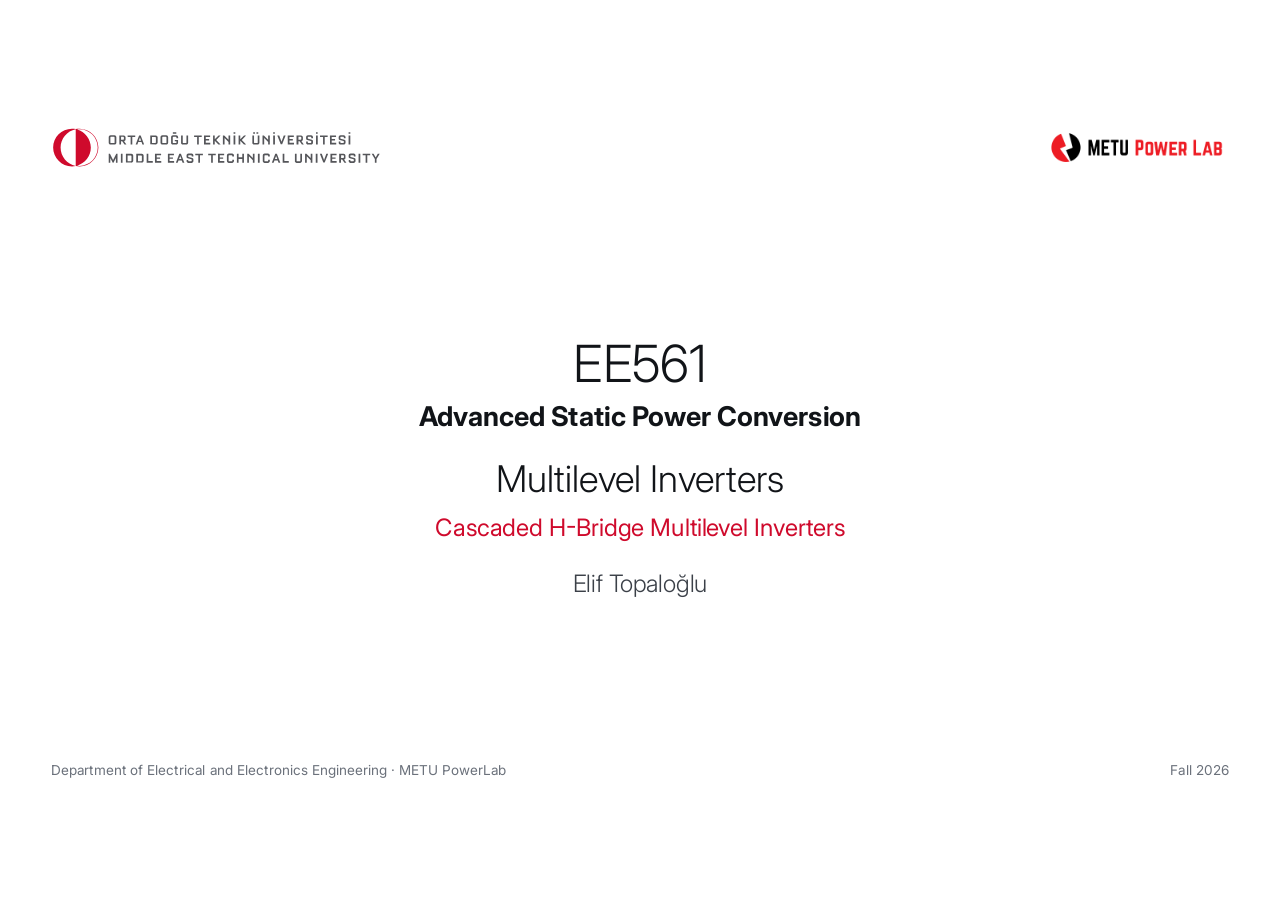
<file: Elif_Presentation_and_Materials/Interactive_Deck/index.html>
<!DOCTYPE html>
<html lang="en" data-theme="light">
<head>
<meta charset="utf-8">
<meta name="viewport" content="width=device-width, initial-scale=1, viewport-fit=cover">
<title>Cascaded H-Bridge Multilevel Inverters</title>
<link rel="preconnect" href="https://fonts.googleapis.com">
<link rel="preconnect" href="https://fonts.gstatic.com" crossorigin>
<link href="https://fonts.googleapis.com/css2?family=Inter:wght@300..700&display=swap" rel="stylesheet">
<style>
:root{
  --paper:#FFFFFF; --surface:#F5F6F8; --ink:#111418; --ink2:#3B4048; --muted:#6B717B; --rule:#D9DCE1; --faint:#EEF0F3;
  --c1:#156082; --c2:#E97132; --c3:#196B24; --c4:#A02B93; --carrier:#AAB0B9; --accent:#CF0A2C;
  --font:Aptos, "Segoe UI", Inter, "Helvetica Neue", Arial, sans-serif;
  color-scheme:light; box-sizing:border-box;
  padding-top:env(safe-area-inset-top,0px); padding-bottom:env(safe-area-inset-bottom,0px);
}
@media (prefers-color-scheme: dark){
  :root:not([data-theme="light"]){
    --paper:#121417; --surface:#1B1E23; --ink:#ECEEF1; --ink2:#C9CDD3; --muted:#959BA5; --rule:#33373E; --faint:#24272D;
    --c1:#4FA3C7; --c2:#F08C55; --c3:#52B56E; --c4:#D46BC8; --carrier:#5D636C; --accent:#FF4D63; color-scheme:dark;
  }
}
:root[data-theme="dark"]{
  --paper:#121417; --surface:#1B1E23; --ink:#ECEEF1; --ink2:#C9CDD3; --muted:#959BA5; --rule:#33373E; --faint:#24272D;
  --c1:#4FA3C7; --c2:#F08C55; --c3:#52B56E; --c4:#D46BC8; --carrier:#5D636C; --accent:#FF4D63; color-scheme:dark;
}
*,*::before,*::after{box-sizing:border-box}
html{height:100%; scroll-padding-top:env(safe-area-inset-top,0px)}
body{height:100%; margin:0; background:var(--paper); color:var(--ink); font-family:var(--font); overflow:hidden; -webkit-font-smoothing:antialiased}
#viewport{position:relative; width:100%; height:100%; overflow:hidden}
#stage{position:absolute; left:50%; top:50%; width:1600px; height:900px; transform:translate(-50%,-50%)}

.slide{position:absolute; inset:0; padding:52px 110px 80px; display:none; flex-direction:column}
.slide.active{display:flex}
.slide h2{font-size:54px; font-weight:500; line-height:1.1; margin:0; letter-spacing:-0.01em}
.slide .sub{font-size:28px; color:var(--muted); margin:8px 0 0; font-weight:400}
.head{margin-bottom:30px}
.body{flex:1; min-height:0; display:flex; gap:56px; align-items:center}
.fig{flex:1; min-width:0; display:flex; justify-content:center}
.side{width:400px; flex:none; display:flex; flex-direction:column; gap:20px}
.say{margin:0; padding:0; list-style:none; display:flex; flex-direction:column; gap:12px}
.say li{font-size:24px; line-height:1.35; padding-left:24px; position:relative; color:var(--ink2)}
.say li::before{content:""; position:absolute; left:2px; top:.6em; width:8px; height:8px; border-radius:50%; background:var(--ink2)}
.note{font-size:20px; color:var(--muted); line-height:1.4; margin:0}
.notes{display:none}
canvas{display:block}
sub{font-size:.66em; line-height:0}

.seg{display:flex; border:1.5px solid var(--rule); border-radius:12px; padding:4px; gap:4px}
.seg button{flex:1; font:inherit; font-size:21px; font-weight:500; color:var(--ink2); background:transparent; border:0; border-radius:9px; padding:11px 10px; cursor:pointer; white-space:nowrap}
.seg button[aria-pressed="true"]{background:var(--ink); color:var(--paper)}
.seg button:hover:not([aria-pressed="true"]){background:var(--faint)}
.seg.col{flex-direction:column}
.seg.lv button{display:flex; flex-direction:column; align-items:center; gap:2px; padding:8px 4px}
.seg.lv small{font-size:15px; font-weight:400; opacity:.75}
button:focus-visible{outline:3px solid var(--c1); outline-offset:2px}
.num{display:flex; gap:36px}
.num div{display:flex; flex-direction:column}
.num b{font-size:58px; font-weight:600; line-height:1; font-variant-numeric:tabular-nums}
.num span{font-size:19px; color:var(--muted); margin-top:6px}

/* formula box */
.eq{border:1.5px solid var(--rule); border-radius:14px; padding:14px 22px; font-size:25px; line-height:1.65; color:var(--ink)}
.eq .c{display:block; color:var(--muted); font-size:18px; line-height:1.4; margin-top:2px}
.eq h4{margin:0 0 4px; font-size:19px; font-weight:600; color:var(--muted)}
.frac{display:inline-flex; flex-direction:column; vertical-align:middle; text-align:center; font-size:.86em; line-height:1.2; margin:0 .12em}
.frac>span+span{border-top:1.5px solid currentColor}
.hat{position:relative; display:inline-block}
.hat::after{content:"^"; position:absolute; left:50%; top:-.58em; transform:translateX(-50%); font-size:.72em}

/* switching state rows */
.st{display:flex; flex-direction:column; gap:6px}
.st-h,.st button{display:grid; grid-template-columns:repeat(var(--cols,5),1fr); align-items:center; text-align:center}
.st-h{font-size:18px; color:var(--muted); padding:0 4px 2px}
.st button{font:inherit; font-size:21px; color:var(--ink2); background:transparent; border:1.5px solid var(--rule); border-radius:10px; padding:7px 4px; cursor:pointer; font-variant-numeric:tabular-nums}
.st button[aria-pressed="true"]{background:var(--ink); color:var(--paper); border-color:var(--ink)}
.st button:hover:not([aria-pressed="true"]){background:var(--faint)}

/* bars */
.bars{display:flex; flex-direction:column; gap:8px}
.bars h4{margin:6px 0 0; font-size:19px; font-weight:600; color:var(--muted)}
.bar{display:grid; grid-template-columns:42px 1fr 84px; align-items:center; gap:10px; font-size:19px; color:var(--ink2)}
.bar i{display:block; height:18px; border-radius:5px; transition:width .35s}
.bar span:last-child{text-align:right; font-variant-numeric:tabular-nums}
@media (prefers-reduced-motion: reduce){ .bar i{transition:none} }

/* footer */
#foot{position:absolute; left:110px; right:60px; bottom:18px; display:flex; justify-content:space-between; align-items:flex-end; font-size:16px; color:var(--muted); pointer-events:none}
#foot .fl{display:flex; flex-direction:column; gap:6px}
#fline{font-size:15px}
#foot > *{pointer-events:auto}
#nav{display:none; gap:6px} @media (hover:none){ #nav{display:flex} }
#nav button{font:inherit; font-size:16px; color:var(--muted); background:transparent; border:1px solid var(--rule); border-radius:8px; padding:4px 12px}
#drawer{position:absolute; left:50%; transform:translateX(-50%); bottom:76px; width:1100px; background:var(--paper); border:1.5px solid var(--rule); border-radius:14px; padding:18px 24px; font-size:21px; line-height:1.45; color:var(--ink2); display:none; box-shadow:0 14px 34px rgba(0,0,0,.14)}
#drawer.open{display:block}

/* title slide: same layout as the other two talks of the module */
#s-title{padding:40px 64px; justify-content:space-between}
.tlogos{display:flex; justify-content:space-between; align-items:center}
.tlogos .odtu{height:64px} .tlogos .pl{height:40px}
.tcenter{text-align:center; display:flex; flex-direction:column; gap:14px; align-items:center}
.tcenter .course{font-size:64px; font-weight:300; line-height:1}
.tcenter .cname{font-size:34px; font-weight:700; line-height:1.2}
.tcenter .topic{font-size:46px; font-weight:300; line-height:1.15; margin-top:18px}
.tcenter h1{font-size:30px; font-weight:400; line-height:1.3; margin:0; color:var(--accent)}
.tcenter .by{font-size:30px; font-weight:300; color:var(--ink2); margin-top:18px}
.tfoot{display:flex; justify-content:space-between; font-size:17px; color:var(--muted)}
#stage:has(#s-title.active) #count, #stage:has(#s-title.active) #fline{visibility:hidden}
/* logos in the top-right corner of every slide (stacked, so long titles keep one line) */
.logos{position:absolute; top:22px; right:28px; display:flex; flex-direction:column; align-items:flex-end; gap:8px}
.logos img{display:block} .logos .em{height:44px} .logos .pl{height:24px}
:root[data-theme="dark"] .logos, :root[data-theme="dark"] .tlogos{background:#fff; border-radius:8px; padding:6px 12px}
@media (prefers-color-scheme: dark){ :root:not([data-theme="light"]) .logos, :root:not([data-theme="light"]) .tlogos{background:#fff; border-radius:8px; padding:6px 12px} }

/* schematic */
.w{stroke:var(--ink); stroke-width:2.2; fill:none; stroke-linecap:round; stroke-linejoin:round}
.lbl{font-family:var(--font); font-size:22px; fill:var(--ink)}
.lbl.s{font-size:18px; fill:var(--muted)}
.dev.on .w{stroke:var(--c1); stroke-width:3.2}
.dev.on .lbl{fill:var(--c1); font-weight:700}
.dio.on .w{stroke:var(--c1); stroke-width:3.2}
.dio.on polygon{fill:var(--c1)}
.dio polygon{fill:var(--paper)}
.arr{fill:var(--ink)} .dev.on .arr{fill:var(--c1)}
.path{fill:none; stroke:var(--c1); stroke-opacity:.16; stroke-width:18; stroke-linejoin:round; stroke-linecap:round}
.flow{fill:none; stroke:var(--c1); stroke-width:3; stroke-dasharray:3 15; stroke-linecap:round; animation:flow 1s linear infinite}
@keyframes flow{to{stroke-dashoffset:-18}}
@media (prefers-reduced-motion: reduce){ .flow{animation:none} }
#supSvg .lbl.s{font-size:22px}
#supSvg .lbl{font-size:24px}
.mc{cursor:pointer; transition:opacity .2s}
.mini .w{vector-effect:non-scaling-stroke; stroke-width:1.5px !important}
.mc.dim{opacity:.35}

/* lists, cards, tables */
.colhead{font-size:24px; font-weight:600; display:flex; align-items:center; gap:10px; margin-bottom:16px}
.k{display:inline-block; width:14px; height:14px; border-radius:4px}
.plain{margin:0; padding:0; list-style:none; display:flex; flex-direction:column; gap:16px}
.plain li{font-size:24px; line-height:1.35; color:var(--ink2); padding-left:22px; border-left:3px solid var(--rule)}
.plain li b{display:block; color:var(--ink); font-weight:600; font-size:25px}
.card{background:var(--surface); border-radius:16px; padding:28px 30px; display:flex; flex-direction:column; gap:12px}
.card h3{margin:0; font-size:28px; font-weight:600}
table.cmp{border-collapse:collapse; font-size:22px; width:100%}
table.cmp th{text-align:left; font-weight:600; font-size:20px; padding:0 0 12px}
table.cmp td{padding:14px 0; border-top:1.5px solid var(--rule); color:var(--ink2)}
table.cmp td:first-child{color:var(--ink); padding-right:18px}
ol.refs{margin:0; padding-left:30px; font-size:21px; line-height:1.45; color:var(--ink2); max-width:1340px}
ol.refs li{margin-bottom:12px; padding-left:8px}
.refblock{max-width:1340px}
.refblock h3{margin:0 0 12px; font-size:28px; font-weight:700; color:var(--ink)}
.refblock p{margin:0; font-size:24px; line-height:1.45; color:var(--ink2)}
</style>
</head>
<body>
<div id="viewport"><div id="stage">

<!-- 1 title -->
<section class="slide" id="s-title" data-ref="">
  <div class="tlogos"><img class="odtu" src="img/odtu_logo.svg" alt="ODTÜ — Middle East Technical University"><img class="pl" src="img/powerlab_logo.png" alt="METU PowerLab"></div>
  <div class="tcenter">
    <div class="course">EE561</div>
    <div class="cname">Advanced Static Power Conversion</div>
    <div class="topic">Multilevel Inverters</div>
    <h1>Cascaded H-Bridge Multilevel Inverters</h1>
    <div class="by">Elif Topaloğlu</div>
  </div>
  <div class="tfoot"><span>Department of Electrical and Electronics Engineering · METU PowerLab</span><span>Fall 2026</span></div>
  <aside class="notes">Third of the three talks: Sefer built the levels, Aytunç ran them with carriers, balancing and control. This talk applies those carriers cell by cell. From one H-bridge cell to the full CHB inverter, its modulation schemes and where it is used. Main reference: Wu and Narimani, Chapter 7.</aside>
</section>

<!-- 2 references -->
<section class="slide" data-ref="">
  <div class="head"><h2>References</h2></div>
  <div class="refblock">
    <h3>Book</h3>
    <p>B. Wu and M. Narimani, <i>High-Power Converters and AC Drives</i>, 2nd ed., Wiley-IEEE Press, 2017.</p>
    <h3 style="margin-top:56px">Useful paper</h3>
    <p>M. Malinowski, K. Gopakumar, J. Rodríguez and M. A. Pérez, “A survey on cascaded multilevel inverters,” <i>IEEE Trans. Ind. Electron.</i>, vol. 57, no. 7, pp. 2197–2206, 2010.</p>
  </div>
  <aside class="notes">Main reference for the whole talk; the cascaded H-bridge is Chapter 7. Simulations use ideal switches and a 60 Hz fundamental.</aside>
</section>

<!-- 3 why CHB: 13-level example -->
<section class="slide" data-ref="Wu &amp; Narimani, Ch. 1 and Ch. 7">
  <div class="head"><h2>Why Cascaded H-Bridge Multilevel Inverters?</h2><div class="sub">Example: three-phase 13-level CHB inverter</div></div>
  <div class="body" style="gap:40px">
    <div data-sim="chb13" style="flex:none; width:840px; display:flex; justify-content:center">
      <svg viewBox="0 0 880 660" width="830" height="622" role="img" aria-label="Three-phase 13-level cascaded H-bridge inverter: six H-bridge cells in series in each phase, Y-connected, feeding a three-phase load"></svg>
    </div>
    <div class="side" style="width:500px; gap:12px">
      <div class="colhead" style="font-size:24px; margin:0"><span class="k" style="background:var(--c1)"></span>Why needed</div>
      <ul class="say" style="gap:8px">
        <li>MV loads need 2.3–13.8 kV.</li>
        <li>Cells in series share the voltage.</li>
        <li>More levels give a smoother output.</li>
      </ul>
      <div class="colhead" style="font-size:24px; margin:10px 0 0"><span class="k" style="background:var(--c3)"></span>Use when</div>
      <ul class="say" style="gap:8px">
        <li>MV drives: pumps, fans, compressors.</li>
        <li>STATCOM, PV and battery systems.</li>
        <li>Many levels are needed.</li>
      </ul>
      <div class="colhead" style="font-size:24px; margin:10px 0 0"><span class="k" style="background:var(--c4)"></span>Avoid when</div>
      <ul class="say" style="gap:8px">
        <li>Power must flow back to the grid.</li>
        <li>A common DC link is needed.</li>
        <li>Voltage is low or few levels are enough.</li>
      </ul>
    </div>
  </div>
  <aside class="notes">A three-phase 13-level CHB: six identical H-bridge cells in series in each phase, each with its own isolated DC source E; the three phases are Y-connected and feed the load. Each cell gives +E, 0 or −E, so the phase voltage has 13 levels. Why: medium-voltage loads need kilovolts, cells in series share that voltage, and many small steps give a nearly sinusoidal output. Use it for MV drives of pumps, fans and compressors, and where separate DC sources already exist (PV, batteries) or are not needed (STATCOM). Avoid it when power must flow back: the cells are fed by diode rectifiers, which conduct one way only. Avoid it when one shared DC link is needed, such as HVDC: every CHB cell has its own isolated DC side, so there is no single DC bus; the MMC is used there. For low voltage or three levels, a two-level or NPC inverter is simpler.</aside>
</section>

<!-- 4 H-bridge cell -->
<section class="slide" data-ref="Wu &amp; Narimani, §7.2, Fig. 7.2-1">
  <div class="head"><h2>Single-Phase H-Bridge Cell</h2></div>
  <div class="body">
    <div class="fig" data-sim="cell"><svg id="hbSvg" viewBox="0 0 800 520" width="880" height="572" role="img" aria-label="H-bridge cell with the current path of the chosen switching state"></svg></div>
    <div class="side" style="width:440px">
      <ul class="say">
        <li>Basic building block of the CHB.</li>
        <li>Outputs +V<sub>d</sub>, 0 and −V<sub>d</sub>, with two zero states.</li>
        <li>v<sub>AB</sub> is shaped by bipolar or unipolar PWM.</li>
      </ul>
      <div class="st" id="cellRows" style="--cols:5">
        <div class="st-h"><span>S1</span><span>S2</span><span>S3</span><span>S4</span><span>v<sub>AB</sub></span></div>
        <button data-v="p" aria-pressed="true"><span>1</span><span>1</span><span>0</span><span>0</span><span>+V<sub>d</sub></span></button>
        <button data-v="z1"><span>1</span><span>0</span><span>1</span><span>0</span><span>0</span></button>
        <button data-v="z2"><span>0</span><span>1</span><span>0</span><span>1</span><span>0</span></button>
        <button data-v="n"><span>0</span><span>0</span><span>1</span><span>1</span><span>−V<sub>d</sub></span></button>
      </div>
      <p class="note" id="cellSay" style="min-height:58px"></p>
    </div>
  </div>
  <aside class="notes">Press the rows. +Vd: S1 and S2. −Vd: S3 and S4. Zero from +Vd: S2 turns off and the load current freewheels through S1 and D3. The other zero state: S1 turns off and the current freewheels through S2 and D4. The table shows gate signals: S3 (or S4) gets its complementary gate signal, but it only carries current if the load current reverses. Switches in one leg are complementary, so two gate signals per cell are enough.</aside>
</section>

<!-- 5 bipolar vs unipolar -->
<section class="slide" data-ref="Wu &amp; Narimani, §7.2, Figs. 7.2-2 and 7.2-4">
  <div class="head"><h2>Bipolar and Unipolar PWM</h2><div class="sub">f<sub>m</sub> = 60 Hz, f<sub>cr</sub> = f<sub>sw,dev</sub> = 900 Hz (m<sub>f</sub> = 15), m<sub>a</sub> = 0.8</div></div>
  <div class="body">
    <div class="fig"><canvas data-sim="pwm" style="width:940px;height:610px"></canvas></div>
    <div class="side" style="width:420px">
      <div class="seg" id="pwmMode"><button data-v="bi" aria-pressed="true">Bipolar</button><button data-v="uni">Unipolar</button></div>
      <ul class="say" id="pwmSay" style="min-height:190px"></ul>
      <div class="num"><div><b id="pwmInv">900</b><span>f<sub>sw,inv</sub> (Hz)</span></div><div><b>900</b><span>f<sub>sw,dev</sub> (Hz)</span></div></div>
    </div>
  </div>
  <aside class="notes">A sine reference is compared with a triangular carrier; the carrier frequency is the IGBT switching frequency. Bipolar: S1 and S3 are complementary, vAB is only +Vd or −Vd and the harmonics sit around mf. Unipolar: two references 180° apart, S1 and S3 switch independently, vAB has three levels and the inverter switching frequency doubles while the IGBT frequency is unchanged.</aside>
</section>

<!-- 6 unipolar: shift reference or carrier -->
<section class="slide" data-ref="Wu &amp; Narimani, §7.2">
  <div class="head"><h2>Unipolar PWM</h2><div class="sub">Shift the reference or shift the carrier: same result</div></div>
  <div class="body">
    <div class="fig"><canvas data-sim="uni" style="width:920px;height:620px"></canvas></div>
    <div class="side" style="width:440px">
      <div class="eq" style="font-size:23px">
        S1 on: v<sub>m</sub> &gt; v<sub>cr</sub><br>
        S3 on: −v<sub>m</sub> &gt; v<sub>cr</sub> &nbsp;⇔&nbsp; v<sub>m</sub> &lt; −v<sub>cr</sub>
        <span class="c">Same condition, so the gate signals are identical.</span>
      </div>
      <div class="colhead" style="font-size:22px; margin:4px 0 -6px">Why the CHB shifts the carrier</div>
      <ul class="say">
        <li>One reference is shared by all cells.</li>
        <li>Cells already need shifted carriers (φ<sub>cr</sub>), so the 180° shift fits the same scheme.</li>
        <li>Simple to implement: only carrier offsets change.</li>
      </ul>
    </div>
  </div>
  <aside class="notes">Top: two references, vm and −vm, against one carrier. Middle: one reference against two carriers 180° apart. Both give the same gate signals, so vAN, vBN and vAB are the same. Each leg pulses at fcr and vAB at 2fcr. In a CHB every cell needs its own carrier phase anyway, so all shifting is done on the carriers and one common reference drives every cell.</aside>
</section>

<!-- 7 CHB topology -->
<section class="slide" data-ref="Wu &amp; Narimani, §7.3.1, Fig. 7.3-1">
  <div class="head"><h2>Cascaded H-Bridge Topology – Equal DC Voltages</h2></div>
  <div class="body" data-sim="topo" style="gap:40px">
    <div style="flex:none; width:860px; display:flex; flex-direction:column; align-items:center; gap:8px">
      <svg id="topoSvg" viewBox="0 0 880 605" width="830" height="571" role="img" aria-label="Five-level cascaded H-bridge inverter: two H-bridge cells per phase, Y-connected, feeding a three-phase load"></svg>
      <div style="font-size:21px; color:var(--ink2)"><b style="color:var(--ink)">Figure 7.3-1</b>&nbsp;&nbsp;Five-level cascaded H-bridge inverter.</div>
    </div>
    <div class="side" style="width:440px">
      <ul class="say">
        <li>Identical H-bridge cells in series in each phase.</li>
        <li>Each cell has an isolated DC source E and gives +E, 0 or −E.</li>
        <li>v<sub>AN</sub> = v<sub>H1</sub> + v<sub>H2</sub>: five levels.</li>
      </ul>
      <svg id="supSvg" viewBox="0 0 560 300" width="440" height="236" role="img" aria-label="Phase-shifting transformer and diode rectifier supplying one cell"></svg>
      <p class="note">Isolated DC supplies: multipulse diode rectifiers. If interested, see Wu &amp; Narimani, Ch. 3.</p>
    </div>
  </div>
  <aside class="notes">Fig. 7.3-1: each phase has two H-bridge cells, H1 and H2, connected in series. The bottoms of the three phases join at the neutral N, and A, B and C feed the load. Every cell has its own isolated DC source E, so it can output +E, 0 or −E, and the phase voltage vAN = vH1 + vH2 has five levels.</aside>
</section>

<!-- 8 switching states -->
<section class="slide" data-ref="Wu &amp; Narimani, §7.3.1, Table 7.3-1">
  <div class="head"><h2>Five-Level CHB Topology</h2><div class="sub">Switching states and redundancy</div></div>
  <div class="body" style="gap:50px">
    <div class="fig" data-sim="five" style="flex:none; width:620px"><svg id="fiveSvg" viewBox="0 0 640 600" width="600" height="562" role="img" aria-label="One phase of a five-level CHB"></svg></div>
    <div class="side" style="width:620px; gap:16px">
      <ul class="say"><li>Same level, several states: redundancy.</li><li>Gives flexibility in switching pattern design.</li></ul>
      <div class="seg lv" id="fiveLvl">
        <button data-v="2">+2E<small>1 state</small></button><button data-v="1" aria-pressed="true">+E<small>4 states</small></button><button data-v="0">0<small>6 states</small></button><button data-v="-1">−E<small>4 states</small></button><button data-v="-2">−2E<small>1 state</small></button>
      </div>
      <div class="st" id="fiveRows" style="--cols:6; min-height:300px"></div>
      <div class="eq">
        <div style="display:flex; gap:48px; align-items:baseline"><div>m = 2H + 1</div><div>N<sub>sw</sub> = 6(m − 1)</div></div>
        <span class="c">m: number of voltage levels (always odd). H: number of cells per phase. N<sub>sw</sub>: number of switches.<br>5 levels: H = 2, N<sub>sw</sub> = 24 switches.</span>
      </div>
    </div>
  </div>
  <aside class="notes">vAN = vH1 + vH2. Choose a level, then a row: the drawing shows which switches are on. +E can be made in four ways and 0 in six. The number of levels is always odd, which differs from other multilevel topologies, and the three-phase inverter needs 6(m − 1) switches, 24 for five levels.</aside>
</section>

<!-- 9 unequal DC -->
<section class="slide" data-ref="Wu &amp; Narimani, §7.3.2, Fig. 7.3-3">
  <div class="head"><h2>Cascaded H-Bridge Topology – Unequal DC Voltages</h2><div class="sub">More levels without more cells</div></div>
  <div class="body" data-sim="unequal" style="gap:28px">
    <svg id="unSvg" viewBox="0 0 320 620" width="260" height="504" role="img" aria-label="One phase of the selected CHB: cells in series with their DC voltages"></svg>
    <div class="fig"><canvas id="unCv" style="width:720px;height:600px"></canvas></div>
    <div class="side" style="width:360px">
      <div class="seg col" id="unSet"><button data-v="1,1,1" aria-pressed="true">Equal: E, E, E</button><button data-v="1,2">Unequal: E, 2E</button><button data-v="1,3">Unequal: E, 3E</button></div>
      <div class="num"><div><b id="unM">7</b><span>levels</span></div><div><b id="unH">3</b><span>cells per phase</span></div></div>
      <ul class="say"><li>Only two cells: 7 levels with E, 2E and 9 levels with E, 3E.</li></ul>
    </div>
  </div>
  <aside class="notes">Three equal cells give seven levels. Two cells with E and 2E also give seven, and E with 3E gives nine, the same as four equal cells.</aside>
</section>

<!-- 10 redundancy -->
<section class="slide" data-ref="Wu &amp; Narimani, §7.3.2, Table 7.3-2">
  <div class="head"><h2>Cascaded H-Bridge Topology – Unequal DC Voltages</h2><div class="sub">Seven levels: equal vs unequal</div></div>
  <div class="body">
    <div class="fig"><canvas data-sim="redund" style="width:860px;height:560px"></canvas></div>
    <div class="side" style="width:460px">
      <ul class="say">
        <li>Switching states: 64 with equal DC, 16 with unequal DC.</li>
        <li>Redundancy is lost: less freedom for switching patterns.</li>
        <li>Cells are no longer identical: modularity is lost.</li>
        <li>Result: limited application in industry.</li>
      </ul>
    </div>
  </div>
  <aside class="notes">Number of switching states for each level, counting both zero states of every cell. Equal DC (three cells) has up to 20 ways to make zero; unequal DC (E and 2E) has at most four. Different cells also mean different spare parts and designs.</aside>
</section>

<!-- 11 CHB pros/cons -->
<section class="slide" data-ref="Malinowski et al., 2010; Wu &amp; Narimani, Ch. 7">
  <div class="head"><h2>Cascaded H-Bridge Inverters</h2><div class="sub">Advantages and disadvantages</div></div>
  <div class="body"><div style="display:flex; gap:80px; width:100%; align-items:flex-start">
    <div style="flex:1">
      <div class="colhead"><span class="k" style="background:var(--c3)"></span>Advantages</div>
      <ul class="plain">
        <li><b>Modular</b>Identical cells; add cells for more voltage.</li>
        <li><b>Many levels</b>Low THD and dv/dt, small filter.</li>
        <li><b>Low-voltage devices</b>Each cell blocks only E.</li>
        <li><b>Redundant states</b>Flexible switching patterns.</li>
        <li><b>Fault tolerant</b>A failed cell can be bypassed.</li>
      </ul>
    </div>
    <div style="flex:1">
      <div class="colhead"><span class="k" style="background:var(--c4)"></span>Disadvantages</div>
      <ul class="plain">
        <li><b>Isolated DC sources</b>Bulky phase-shifting transformer.</li>
        <li><b>Many components</b>6(m&nbsp;−&nbsp;1) switches, drivers and sensors.</li>
        <li><b>No regeneration</b>Diode-fed cells cannot return power.</li>
        <li><b>No common DC link</b>Unsuited to back-to-back or HVDC.</li>
      </ul>
    </div>
  </div></div>
  <aside class="notes">The advantages come from building the phase out of identical low-voltage cells: modular, many levels, redundant switching states and cell bypass. The price is the isolated DC supply of every cell, which for a drive means a phase-shifting transformer with diode rectifiers. With diode rectifiers the cells cannot send power back, and there is no common DC link.</aside>
</section>

<!-- 12 PS-PWM principle -->
<section class="slide" data-ref="Wu &amp; Narimani, §7.4.1, Fig. 7.4-1">
  <div class="head"><h2>Carrier-Based PWM Schemes – Phase-Shifted PWM</h2><div class="sub">Seven levels, m<sub>f</sub> = 3 for clarity, m<sub>a</sub> = 0.8</div></div>
  <div class="body" data-sim="ps" style="gap:24px">
    <svg id="psSvg" viewBox="0 0 320 620" width="250" height="484" role="img" aria-label="One phase with three cells; select a cell"></svg>
    <div class="fig"><canvas id="psCv" style="width:740px;height:620px"></canvas></div>
    <div class="side" style="width:370px; gap:16px">
      <div class="seg" id="psCell"><button data-v="0" aria-pressed="true">H1</button><button data-v="1">H2</button><button data-v="2">H3</button></div>
      <div class="eq" style="font-size:22px; line-height:1.6">
        S<sub>1k</sub> on: v<sub>m</sub> &gt; v<sub>crk</sub><br>S<sub>3k</sub> on: v<sub>m</sub> &lt; v<sub>crk−</sub><br>
        φ<sub>cr</sub> = <span class="frac"><span>360°</span><span>m − 1</span></span> = 60°<br>
        v<sub>AN</sub> = v<sub>H1</sub> + v<sub>H2</sub> + v<sub>H3</sub>
        <span class="c">S<sub>4k</sub> and S<sub>2k</sub> are the complements of S<sub>1k</sub> and S<sub>3k</sub>.</span>
      </div>
      <ul class="say">
        <li>Inside a cell: unipolar, v<sub>crk</sub> and v<sub>crk−</sub> 180° apart.</li>
        <li>Between cells: carriers shifted by φ<sub>cr</sub>.</li>
        <li>Cells switch at different instants: v<sub>AN</sub> steps by E only, not the full DC voltage as in a two-level inverter. Lower dv/dt and EMI.</li>
      </ul>
    </div>
  </div>
  <aside class="notes">Pick a cell, or click it in the drawing. Its carrier pair is highlighted: vcrk (solid) gives S1k, vcrk− (dashed, inverted) gives S3k. The lower switches get the complementary signals. Each cell works like the unipolar H-bridge; only the carrier phase differs between cells, by 60° for seven levels.</aside>
</section>

<!-- 13 PS-PWM harmonics -->
<section class="slide" data-ref="Wu &amp; Narimani, §7.4.1, Fig. 7.4-2">
  <div class="head"><h2>Phase-Shifted PWM</h2><div class="sub">m<sub>f</sub> = 10, f<sub>cr</sub> = 600 Hz, m<sub>a</sub> = 0.8</div></div>
  <div class="body">
    <div class="fig"><canvas data-sim="psh" style="width:920px;height:600px"></canvas></div>
    <div class="side" style="width:420px">
      <div class="seg" id="pshMode"><button data-v="h1">v<sub>H1</sub></button><button data-v="an" aria-pressed="true">v<sub>AN</sub></button><button data-v="ab">v<sub>AB</sub></button></div>
      <div class="num"><div><b id="pshThd">24%</b><span>THD</span></div><div><b id="pshLv">7</b><span>levels</span></div></div>
      <ul class="say" id="pshSay" style="min-height:130px"></ul>
      <p class="note">THD falls from v<sub>H1</sub> to v<sub>AN</sub> to v<sub>AB</sub>.</p>
    </div>
  </div>
  <aside class="notes">Grey bars show the previous waveform's spectrum. The sideband group around 2mf that each cell has cancels when the three cells add up, so vAN starts at 6mf. In the line voltage the triplen harmonics also cancel, and vAB has 13 levels with a peak of 6E.</aside>
</section>

<!-- 14 PS-PWM frequency and voltage -->
<section class="slide" data-ref="Wu &amp; Narimani, §7.4.1">
  <div class="head"><h2>Phase-Shifted PWM</h2><div class="sub">Switching frequency and output voltage</div></div>
  <div class="body" style="gap:60px; align-items:stretch">
    <div style="width:640px; display:flex; flex-direction:column; gap:22px; justify-content:center">
      <div class="eq"><h4>Switching frequency</h4>f<sub>sw,inv</sub> = 2H · f<sub>sw,dev</sub> = (m − 1) · f<sub>sw,dev</sub>
        <span class="c">Seven levels: f<sub>sw,inv</sub> = 6 f<sub>sw,dev</sub> (600 Hz → 3600 Hz)</span></div>
      <ul class="say">
        <li>High f<sub>sw,inv</sub>: harmonics move higher, more are eliminated.</li>
        <li>Low f<sub>sw,dev</sub>: low switching losses.</li>
      </ul>
      <div class="eq"><h4>Output voltage</h4>V<sub>d</sub> = <span class="frac"><span>(m − 1)</span><span>2</span></span> E &nbsp;&nbsp; V<sub>AB1,max</sub> = <span class="frac"><span>√3</span><span>√2</span></span> m<sub>a</sub> V<sub>d</sub>
        <span class="c">V<sub>d</sub>: total DC voltage per phase (H·E). V<sub>AB1</sub> is rms.</span></div>
    </div>
    <div style="flex:1; display:flex; flex-direction:column; gap:18px; justify-content:center">
      <div class="seg" id="thiMode"><button data-v="sin" aria-pressed="true">Sine, m<sub>a</sub> = 1.155</button><button data-v="thi">With 3rd harmonic</button></div>
      <canvas data-sim="thi" style="width:640px;height:340px"></canvas>
      <p class="note" style="font-size:22px; color:var(--ink2)">Third-harmonic injection: up to <b style="color:var(--ink)">15.5%</b> more output voltage in the linear range.</p>
    </div>
  </div>
  <aside class="notes">Every device switches at fsw,dev, but the phase voltage sees 2H times that, because the cells are interleaved. Third-harmonic injection flattens the reference so ma can rise to 1.155 without overmodulation; the third harmonic cancels in the line voltage.</aside>
</section>

<!-- 15 LS carriers -->
<section class="slide" data-ref="Wu &amp; Narimani, §7.4.2, Fig. 7.4-4; McGrath &amp; Holmes, 2002">
  <div class="head"><h2>Carrier-Based PWM Schemes – Level-Shifted PWM</h2><div class="sub">Carrier arrangements</div></div>
  <div class="body">
    <div class="fig"><canvas data-sim="lsarr" style="width:860px;height:560px"></canvas></div>
    <div class="side" style="width:500px">
      <div class="seg" id="lsArr"><button data-v="ipd" aria-pressed="true">IPD</button><button data-v="apod">APOD</button><button data-v="pod">POD</button></div>
      <p class="note" id="lsArrSay" style="font-size:22px; color:var(--ink2); min-height:30px"></p>
      <ul class="say"><li>Same frequency and amplitude, only shifted vertically.</li><li>IPD gives the best harmonic profile; used from here on.</li></ul>
      <div class="eq" style="font-size:26px; display:grid; grid-template-columns:auto 1fr; column-gap:18px; row-gap:6px; align-items:center">
        <span>Phase-shifted</span><span>m<sub>a</sub> = <span class="frac"><span>V̂<sub>m</sub></span><span>V̂<sub>cr</sub></span></span></span>
        <span>Level-shifted</span><span>m<sub>a</sub> = <span class="frac"><span>V̂<sub>m</sub></span><span>V̂<sub>cr</sub> (m − 1)</span></span></span>
        <span class="c" style="grid-column:1 / -1">PS: every carrier spans the full range. LS: the m − 1 carriers share it, V̂<sub>cr</sub> = peak-to-peak of one carrier. Both: m<sub>a</sub> = 1 at the edge of the linear range.</span>
      </div>
    </div>
  </div>
  <aside class="notes">IPD: in phase disposition, APOD: alternative phase opposite disposition, POD: phase opposite disposition. The modulation index is defined differently only because the carriers are arranged differently; in both cases ma = 1 gives the same maximum linear output.</aside>
</section>

<!-- 16 LS waveforms -->
<section class="slide" data-ref="Wu &amp; Narimani, §7.4.2, Fig. 7.4-5">
  <div class="head"><h2>Level-Shifted PWM</h2><div class="sub">IPD, seven levels, f<sub>cr</sub> = 1080 Hz (m<sub>f</sub> = 18), m<sub>a</sub> = 0.8</div></div>
  <div class="body" data-sim="ls" style="gap:24px">
    <svg id="lsSvg" viewBox="0 0 230 600" width="220" height="574" role="img" aria-label="One phase with three cells; select a cell"></svg>
    <div class="fig"><canvas id="lsCv" style="width:790px;height:610px"></canvas></div>
    <div class="side" style="width:320px; gap:18px">
      <div class="seg" id="lsCell"><button data-v="0" aria-pressed="true">H1</button><button data-v="1">H2</button><button data-v="2">H3</button></div>
      <div class="eq" style="font-size:22px; padding:12px 18px">f<sub>sw,inv</sub> = f<sub>cr</sub><br>f<sub>sw,dev</sub> = <span class="frac"><span>f<sub>cr</sub></span><span>m − 1</span></span> = 180 Hz<span class="c">average over all devices</span></div>
      <div class="bars" id="lsBars"></div>
      <ul class="say"><li>Cell outputs are unipolar.</li><li>Upper band → S1, lower band → S3.</li></ul>
    </div>
  </div>
  <aside class="notes">H1 takes the outer bands, H3 the inner bands. The upper carrier of a pair gives S1 of that cell, the lower one gives S3. Each cell output is 0 or +E in the positive half cycle and 0 or −E in the negative half, so it is unipolar. Counting pulses and averaging S1 and S3 in each cell: the cells switch at 210, 180 and 150 Hz, average 180 Hz = 1080/6.</aside>
</section>

<!-- 17 LS rotation -->
<section class="slide" data-ref="Wu &amp; Narimani, §7.4.2, Fig. 7.4-6">
  <div class="head"><h2>Level-Shifted PWM</h2><div class="sub">Uneven device use and rotation</div></div>
  <div class="body">
    <div class="fig"><canvas data-sim="rot" style="width:900px;height:580px"></canvas></div>
    <div class="side" style="width:440px">
      <div class="seg" id="rotMode"><button data-v="none" aria-pressed="true">No rotation</button><button data-v="rot">Rotation</button></div>
      <div class="bars" id="rotBars"></div>
      <ul class="say"><li>Unequal f<sub>sw,dev</sub> and conduction time between cells.</li><li>Fix: rotate the bands among the cells every cycle.</li></ul>
    </div>
  </div>
  <aside class="notes">Without rotation the inner cell conducts 86% of the time and the outer cell 10%, and their devices switch at different rates. Rotating which band each cell uses every fundamental cycle makes all cells equal over three cycles, and the phase voltage does not change.</aside>
</section>

<!-- 18 comparison -->
<section class="slide" data-ref="Wu &amp; Narimani, §7.4.3, Table 7.4-1">
  <div class="head"><h2>Phase-Shifted vs Level-Shifted</h2><div class="sub">Same average f<sub>sw,dev</sub> = 600 Hz for a fair comparison</div></div>
  <div class="body" style="gap:60px">
    <div style="width:740px; display:flex; flex-direction:column; gap:26px">
      <table class="cmp">
        <tr><th style="width:46%"></th><th style="color:var(--c1); width:28%">Phase-shifted</th><th style="color:var(--c2)">Level-shifted</th></tr>
        <tr><td>Device switching frequency</td><td>Same for all</td><td>Different</td></tr>
        <tr><td>Device conduction period</td><td>Same for all</td><td>Different</td></tr>
        <tr><td>Rotation of switching patterns</td><td>Not required</td><td>Required</td></tr>
        <tr><td>Line voltage THD</td><td>Good</td><td>Better</td></tr>
      </table>
      <ul class="say">
        <li>PS: H1, H2, H3 are the same waveform with a small phase shift.</li>
        <li>LS: each cell sees a different band, so use is uneven.</li>
      </ul>
    </div>
    <div class="fig"><canvas data-sim="compare" style="width:600px;height:480px"></canvas></div>
  </div>
  <aside class="notes">Same average device switching frequency: phase-shifted uses fcr = 600 Hz, level-shifted uses fcr = 3600 Hz. Level-shifted gives lower line-voltage THD, most clearly at low modulation index. Phase-shifted shares the stress equally and needs no rotation.</aside>
</section>

<!-- 19 staircase SHE -->
<section class="slide" data-ref="Wu &amp; Narimani, §7.5, Fig. 7.5-1">
  <div class="head"><h2>Staircase Modulation</h2><div class="sub">Selective harmonic elimination, seven levels, m<sub>a</sub> = 0.8</div></div>
  <div class="body" style="gap:40px">
    <div class="fig"><canvas data-sim="stair" style="width:780px;height:610px"></canvas></div>
    <div class="side" style="width:570px; gap:16px">
      <div class="eq" style="font-size:21px; white-space:nowrap">v<sub>AN</sub> = Σ<sub>n = 1,3,5…</sub> <span class="frac"><span>4E</span><span>nπ</span></span> (cos nθ<sub>1</sub> + cos nθ<sub>2</sub> + cos nθ<sub>3</sub>) sin nωt</div>
      <div class="eq" style="font-size:22px; line-height:1.55">cos θ<sub>1</sub> + cos θ<sub>2</sub> + cos θ<sub>3</sub> = 3m<sub>a</sub><br>cos 5θ<sub>1</sub> + cos 5θ<sub>2</sub> + cos 5θ<sub>3</sub> = 0<br>cos 7θ<sub>1</sub> + cos 7θ<sub>2</sub> + cos 7θ<sub>3</sub> = 0</div>
      <ul class="say"><li>H cells give H angles: one sets m<sub>a</sub>, H − 1 remove harmonics.</li><li>More levels, more degrees of freedom.</li></ul>
      <div class="seg" id="stMode"><button data-v="nl">Nearest level</button><button data-v="she" aria-pressed="true">Remove 5th and 7th</button></div>
    </div>
  </div>
  <aside class="notes">Each cell gives one pulse per half cycle with its own angle. With three cells we have three equations: one fixes the fundamental, two cancel the 5th and 7th. At ma = 0.8 the angles are 57.1°, 28.7° and 11.5°. Triplen harmonics stay in vAN but cancel in vAB.</aside>
</section>

<!-- 20 staircase pros/cons -->
<section class="slide" data-ref="Wu &amp; Narimani, §7.5">
  <div class="head"><h2>Staircase Modulation</h2><div class="sub">Looks simple, but has drawbacks</div></div>
  <div class="body"><div style="display:flex; gap:80px; width:100%; align-items:flex-start">
    <div style="flex:1">
      <div class="colhead"><span class="k" style="background:var(--c3)"></span>Why it looks simple</div>
      <ul class="plain">
        <li><b>Simple to implement</b>Each cell switches once per half cycle.</li>
        <li><b>Lookup table</b>All angles calculated offline for digital control.</li>
        <li><b>Low switching losses</b>IGBTs switch at the fundamental frequency.</li>
      </ul>
    </div>
    <div style="flex:1">
      <div class="colhead"><span class="k" style="background:var(--c4)"></span>Drawbacks</div>
      <ul class="plain">
        <li><b>Low-order harmonics remain</b>11th, 13th, … need a large filter.</li>
        <li><b>Poor at low m<sub>a</sub></b>Only the inner levels are used.</li>
        <li><b>Nonlinear equations</b>No solution exists for some m<sub>a</sub>.</li>
        <li><b>Slow dynamics</b>Angles update once per cycle.</li>
        <li><b>Unequal cell power</b>Cells with small θ conduct longest.</li>
      </ul>
    </div>
  </div></div>
  <aside class="notes">Compared with carrier-based PWM the losses are very low, but the remaining harmonics are close to the fundamental, the waveform degrades at low speed, the angle tables have gaps, and the cells do not share power equally unless the angles are rotated.</aside>
</section>

<!-- 21 summary -->
<section class="slide" data-ref="Wu &amp; Narimani, §7.6">
  <div class="head"><h2>Summary</h2></div>
  <div class="body" style="align-items:center; gap:56px">
    <ul class="say" style="flex:1; gap:20px; max-width:1200px">
      <li>CHB: single-phase H-bridge cells in series on the ac side.</li>
      <li>Number of cells set by operating voltage, harmonic requirements and cost.</li>
      <li>Identical cells: modular design, redundant states, low dv/dt and THD.</li>
      <li>Each cell needs an isolated DC supply: phase-shifting transformer and multipulse diode rectifiers.</li>
      <li>Unequal DC: more levels, but modularity and redundancy are lost.</li>
      <li>PS-PWM shares the stress evenly; LS-PWM gives lower THD but needs rotation; staircase has the lowest losses.</li>
      <li>Widely used in high-power medium-voltage drives.</li>
    </ul>
  </div>
  <aside class="notes">The CHB in one slide: identical H-bridge cells in series, each with its own isolated DC supply; equal DC voltages keep the design modular; phase-shifted PWM, level-shifted PWM or staircase modulation, chosen by losses, THD and how evenly the cells must be used.</aside>
</section>

<div id="foot"><div class="fl"><div id="ref"></div><div id="fline">EE561 Advanced Static Power Conversion · Multilevel Inverters · Cascaded H-bridge · Elif Topaloğlu</div></div><div style="display:flex; gap:14px; align-items:center"><span id="nav"><button id="bPrev" aria-label="Previous slide">◀</button><button id="bNext" aria-label="Next slide">▶</button></span><span id="count"></span></div></div>
<div id="drawer" role="note"><div id="noteText"></div></div>
</div></div>
<script>
/* ================= kit ================= */
const TAU = 2 * Math.PI, FONT = 'Aptos, "Segoe UI", Inter, Arial, sans-serif';
const tri = x => { x -= Math.floor(x); return x < 0.5 ? 4 * x - 1 : 3 - 4 * x; };
function fft(re, im) {
  const n = re.length;
  for (let i = 1, j = 0; i < n; i++) { let bit = n >> 1; for (; j & bit; bit >>= 1) j ^= bit; j ^= bit; if (i < j) { [re[i], re[j]] = [re[j], re[i]]; [im[i], im[j]] = [im[j], im[i]]; } }
  for (let len = 2; len <= n; len <<= 1) {
    const a = -TAU / len, wr = Math.cos(a), wi = Math.sin(a);
    for (let i = 0; i < n; i += len) { let cr = 1, ci = 0;
      for (let k = 0; k < len / 2; k++) { const p = i + k, q = p + len / 2, xr = re[q] * cr - im[q] * ci, xi = re[q] * ci + im[q] * cr;
        re[q] = re[p] - xr; im[q] = im[p] - xi; re[p] += xr; im[p] += xi; const t = cr * wr - ci * wi; ci = cr * wi + ci * wr; cr = t; } }
  }
}
function spec(sig) { const n = sig.length, re = Float64Array.from(sig), im = new Float64Array(n); fft(re, im); const a = new Float64Array(n / 2); for (let h = 0; h < n / 2; h++) a[h] = 2 * Math.hypot(re[h], im[h]) / n; return a; }
function thd(sig) { const a = spec(sig); let s = 0; for (let h = 2; h < a.length; h++) s += a[h] * a[h]; return Math.sqrt(s) / a[1]; }
const ym = (v, lo, hi, y, h) => y + h - (v - lo) / (hi - lo) * h;
function line(ctx, d, x, y, w, h, lo, hi, color, lw = 2, dash, alpha = 1) {
  ctx.save(); ctx.globalAlpha = alpha; ctx.beginPath(); ctx.strokeStyle = color; ctx.lineWidth = lw; ctx.lineJoin = 'round'; if (dash) ctx.setLineDash(dash);
  for (let i = 0; i < d.length; i++) { const px = x + i / (d.length - 1) * w, py = ym(d[i], lo, hi, y, h); i ? ctx.lineTo(px, py) : ctx.moveTo(px, py); }
  ctx.stroke(); ctx.restore();
}
function stack(ctx, layers, colors, x, y, w, h, lo, hi, alpha = 1) {
  const n = layers[0].length, pos = new Float64Array(n), neg = new Float64Array(n);
  ctx.save(); ctx.globalAlpha = alpha;
  layers.forEach((L, k) => {
    const top = new Float64Array(n), bot = new Float64Array(n);
    for (let i = 0; i < n; i++) { const v = L[i]; if (v >= 0) { bot[i] = pos[i]; top[i] = pos[i] += v; } else { top[i] = neg[i]; bot[i] = neg[i] += v; } }
    ctx.beginPath();
    for (let i = 0; i < n; i++) { const a = x + i / n * w, b = x + (i + 1) / n * w, py = ym(top[i], lo, hi, y, h); i ? ctx.lineTo(a, py) : ctx.moveTo(a, py); ctx.lineTo(b, py); }
    for (let i = n - 1; i >= 0; i--) { const a = x + i / n * w, b = x + (i + 1) / n * w, py = ym(bot[i], lo, hi, y, h); ctx.lineTo(b, py); ctx.lineTo(a, py); }
    ctx.closePath(); ctx.fillStyle = colors[k]; ctx.fill();
  });
  ctx.restore();
}
const stackTop = (ctx, L, C, ...a) => stack(ctx, L.slice().reverse(), L.map((_, k) => C[k]).reverse(), ...a);
function hline(ctx, x, w, py, color, lw = 1, dash) { ctx.save(); ctx.strokeStyle = color; ctx.lineWidth = lw; if (dash) ctx.setLineDash(dash); ctx.beginPath(); ctx.moveTo(x, Math.round(py) + .5); ctx.lineTo(x + w, Math.round(py) + .5); ctx.stroke(); ctx.restore(); }
function vline(ctx, px, y, h, color, lw = 1, dash) { ctx.save(); ctx.strokeStyle = color; ctx.lineWidth = lw; if (dash) ctx.setLineDash(dash); ctx.beginPath(); ctx.moveTo(Math.round(px) + .5, y); ctx.lineTo(Math.round(px) + .5, y + h); ctx.stroke(); ctx.restore(); }
function text(ctx, s, x, y, o = {}) {
  ctx.save(); ctx.font = `${o.weight || 500} ${o.size || 17}px ${FONT}`;
  ctx.fillStyle = o.color || D.col('muted'); ctx.textAlign = o.align || 'left'; ctx.fillText(s, x, y); ctx.restore();
}
// text with subscript, e.g. sub(ctx,'v','AN',x,y)
function sub(ctx, base, s, x, y, o = {}) {
  const size = o.size || 18, w = o.weight || 500, small = Math.round(size * .7);
  ctx.save(); ctx.fillStyle = o.color || D.col('muted'); ctx.textAlign = 'left';
  ctx.font = `${w} ${size}px ${FONT}`; const w1 = ctx.measureText(base).width;
  ctx.font = `${w} ${small}px ${FONT}`; const w2 = ctx.measureText(s).width;
  const x0 = o.align === 'right' ? x - w1 - w2 - 1 : o.align === 'center' ? x - (w1 + w2) / 2 : x;
  ctx.font = `${w} ${size}px ${FONT}`; ctx.fillText(base, x0, y);
  ctx.font = `${w} ${small}px ${FONT}`; ctx.fillText(s, x0 + w1 + 1, y + size * .3);
  ctx.restore(); return w1 + w2 + 1;
}
// V with hat and subscript
function vhat(ctx, s, x, y, o = {}) {
  const size = o.size || 20, w = o.weight || 500;
  ctx.save(); ctx.fillStyle = o.color || D.col('ink'); ctx.textAlign = 'left'; ctx.font = `${w} ${size}px ${FONT}`;
  const pre = o.pre || ''; const wp = ctx.measureText(pre).width; ctx.fillText(pre, x, y);
  const wv = ctx.measureText('V').width; ctx.fillText('V', x + wp, y);
  ctx.font = `${w} ${Math.round(size * .75)}px ${FONT}`; ctx.textAlign = 'center'; ctx.fillText('^', x + wp + wv / 2, y - size * .62);
  ctx.textAlign = 'left'; ctx.font = `${w} ${Math.round(size * .7)}px ${FONT}`; ctx.fillText(s, x + wp + wv + 1, y + size * .3);
  ctx.restore();
}
function gate(ctx, g, x, y, w, h, color, alpha = 1) { stack(ctx, [g], [color], x, y, w, h, -0.12, 1.12, alpha); hline(ctx, x, w, ym(0, -0.12, 1.12, y, h), D.col('rule')); }
const edges = g => { let c = 0; const n = g.length; for (let i = 0; i < n; i++) if (g[i] && !g[(i - 1 + n) % n]) c++; return c; };
const sumL = L => { const s = new Float64Array(L[0].length); L.forEach(a => a.forEach((v, i) => s[i] += v)); return s; };
const cellCols = () => ['c1', 'c2', 'c3', 'c4'].map(D.col);

/* phase-shifted PWM, H cells, phases A and B */
function psPWM(H, ma, mf, N) {
  const mk = () => Array.from({ length: H }, () => new Float64Array(N));
  const cell = mk(), g1 = mk(), g3 = mk(), vA = new Float64Array(N), vB = new Float64Array(N);
  for (let i = 0; i < N; i++) {
    const t = i / N;
    for (let p = 0; p < 2; p++) {
      const r = ma * Math.sin(TAU * (t - p / 3)); let s = 0;
      for (let k = 0; k < H; k++) { const c = tri(mf * t - k / (2 * H)), a = r > c ? 1 : 0, b = r < -c ? 1 : 0; s += a - b; if (!p) { cell[k][i] = a - b; g1[k][i] = a; g3[k][i] = b; } }
      (p ? vB : vA)[i] = s;
    }
  }
  return { cell, g1, g3, vA, vB };
}
/* level-shifted carriers: band b (0 = next to zero), up = above zero */
function lsBand(b, up, t, mf, H, arr = 'ipd') {
  const c = (up ? 1 : -1) * (b + 0.5) / H, q = up ? H - 1 - b : H + b;
  const s = arr === 'pod' ? (up ? 1 : -1) : arr === 'apod' ? (q % 2 ? -1 : 1) : 1;
  return c + 0.5 / H * s * tri(mf * t);
}
/* level-shifted PWM over CY cycles; assign(k, cycle) gives the band of cell k */
function lsPWM(H, ma, mf, N, CY = 1, assign = k => H - 1 - k) {
  const T = N * CY, mk = () => Array.from({ length: H }, () => new Float64Array(T));
  const cell = mk(), g1 = mk(), g3 = mk(), vA = new Float64Array(T), vB = new Float64Array(T);
  for (let i = 0; i < T; i++) {
    const cy = Math.floor(i / N), t = (i % N) / N;
    for (let p = 0; p < 2; p++) {
      const r = ma * Math.sin(TAU * (t - p / 3)); let s = 0;
      for (let k = 0; k < H; k++) { const b = assign(k, cy), a = r > lsBand(b, true, t, mf, H) ? 1 : 0, d = r < lsBand(b, false, t, mf, H) ? 1 : 0; s += a - d; if (!p) { cell[k][i] = a - d; g1[k][i] = a; g3[k][i] = d; } }
      (p ? vB : vA)[i] = s;
    }
  }
  return { cell, g1, g3, vA, vB };
}

/* ================= engine ================= */
const D = (() => {
  const stage = document.getElementById('stage'), vp = document.getElementById('viewport');
  const slides = [...document.querySelectorAll('.slide')], fac = {}, inst = new Map();
  let cur = -1, scale = 1, cache = {};
  const col = n => cache[n] ??= getComputedStyle(document.documentElement).getPropertyValue('--' + n).trim();
  const register = (n, f) => fac[n] = f;
  function canvas(cv) {
    const w = cv.clientWidth, h = cv.clientHeight, k = Math.min(3, Math.max(1, (window.devicePixelRatio || 1) * scale));
    if (cv.width !== Math.round(w * k) || cv.height !== Math.round(h * k)) { cv.width = Math.round(w * k); cv.height = Math.round(h * k); }
    const ctx = cv.getContext('2d'); ctx.setTransform(k, 0, 0, k, 0, 0); ctx.clearRect(0, 0, w, h); return { ctx, w, h };
  }
  function seg(id, cb) {
    const bs = [...document.getElementById(id).querySelectorAll('button')];
    bs.forEach(b => { if (!b.hasAttribute('aria-pressed')) b.setAttribute('aria-pressed', 'false');
      b.addEventListener('click', () => { bs.forEach(o => o.setAttribute('aria-pressed', String(o === b))); cb(b.dataset.v); b.blur(); }); });
    return () => bs.find(b => b.getAttribute('aria-pressed') === 'true').dataset.v;
  }
  const sims = i => [...slides[i].querySelectorAll('[data-sim]')].map(el => { if (!inst.has(el)) inst.set(el, fac[el.dataset.sim] ? fac[el.dataset.sim](el) : null); return inst.get(el); }).filter(Boolean);
  const redraw = () => { if (cur >= 0) sims(cur).forEach(s => s.draw()); };
  function fit() { scale = Math.min(vp.clientWidth / 1600, vp.clientHeight / 900); stage.style.transform = `translate(-50%,-50%) scale(${scale})`; redraw(); }
  const drawer = document.getElementById('drawer');
  function go(i, push = true) {
    i = Math.max(0, Math.min(slides.length - 1, i)); if (i === cur) return;
    if (cur >= 0) slides[cur].classList.remove('active');
    cur = i; slides[i].classList.add('active'); sims(i).forEach(s => s.draw());
    document.getElementById('count').textContent = i + 1;
    document.getElementById('ref').innerHTML = slides[i].dataset.ref || '';
    const n = slides[i].querySelector('.notes'); document.getElementById('noteText').innerHTML = n ? n.innerHTML : '';
    if (push) try { history.replaceState(null, '', '#slide-' + (i + 1)); } catch (e) { }
  }
  const fromHash = () => { const m = /^#slide-(\d+)$/.exec(location.hash); return m ? +m[1] - 1 : 0; };
  function theme() { const dark = col('paper').toLowerCase() === '#121417'; document.documentElement.setAttribute('data-theme', dark ? 'light' : 'dark'); cache = {}; redraw(); }
  document.addEventListener('keydown', e => {
    if (e.metaKey || e.ctrlKey || e.altKey) return;
    if (e.key === 'PageDown') { go(cur + 1); e.preventDefault(); return; }
    if (e.key === 'PageUp') { go(cur - 1); e.preventDefault(); return; }
    if (/^(input|button)$/i.test(e.target.tagName)) return;
    const k = e.key;
    if (k === 'ArrowRight' || k === ' ' || k === 'ArrowDown') { go(cur + 1); e.preventDefault(); }
    else if (k === 'ArrowLeft' || k === 'ArrowUp') { go(cur - 1); e.preventDefault(); }
    else if (k === 'Home') go(0); else if (k === 'End') go(slides.length - 1);
    else if (k === 'n' || k === 'N') drawer.classList.toggle('open');
    else if (k === 'd' || k === 'D') theme();
    else if (k === 'f' || k === 'F') { try { document.fullscreenElement ? document.exitFullscreen() : document.documentElement.requestFullscreen(); } catch (er) { } }
  });
  document.getElementById('bPrev').onclick = () => go(cur - 1);
  document.getElementById('bNext').onclick = () => go(cur + 1);
  let tx = null;
  vp.addEventListener('touchstart', e => { tx = e.touches[0].clientX; }, { passive: true });
  vp.addEventListener('touchend', e => { if (tx == null) return; const dx = e.changedTouches[0].clientX - tx; tx = null; if (Math.abs(dx) > 60) go(cur + (dx < 0 ? 1 : -1)); }, { passive: true });
  window.addEventListener('resize', fit);
  window.addEventListener('hashchange', () => go(fromHash(), false));
  matchMedia('(prefers-color-scheme: dark)').addEventListener('change', () => { cache = {}; redraw(); });
  return { col, register, canvas, seg, boot() { fit(); go(fromHash(), false); }, redraw, go };
})();

/* ================= H-bridge cell ================= */
D.register('cell', el => {
  const svg = el.querySelector('svg');
  const xa = 330, xb = 560, P = 60, N = 460, yu = 150, yl = 350, yA = 240, yB = 300, xs = 70, xc = 180, xo = 700;
  const igbt = (x, y, n) => `<g class="dev" id="d${n}">
    <path class="w" d="M${x} ${y - 34} V${y - 16} L${x - 12} ${y - 8} M${x - 12} ${y + 8} L${x} ${y + 16} V${y + 34}"/>
    <path class="w" d="M${x - 12} ${y - 17} V${y + 17}" style="stroke-width:3.4"/>
    <path class="w" d="M${x - 20} ${y - 13} V${y + 13} M${x - 20} ${y + 13} H${x - 32}"/>
    <path class="arr" d="M${x} ${y + 16} l-9.5 -1.5 l5.5 -6.5 z"/>
    <text class="lbl" x="${x - 40}" y="${y - 10}" text-anchor="end">${n}</text></g>`;
  const diode = (x, y, n) => { const d = x + 40; return `<g class="dio" id="d${n}">
    <path class="w" d="M${x} ${y - 34} H${d} V${y - 10} M${d} ${y + 10} V${y + 34} H${x}"/>
    <polygon class="w" points="${d - 11},${y + 10} ${d + 11},${y + 10} ${d},${y - 10}"/><path class="w" d="M${d - 11} ${y - 10} H${d + 11}"/>
    <text class="lbl s" x="${d + 16}" y="${y + 6}">${n}</text></g>`; };
  svg.innerHTML = `
    <polyline class="path" id="hbBg" points=""/>
    <path class="w" d="M${xs} ${P} H${xb} M${xs} ${N} H${xb} M${xs} ${P} V236 M${xs} 254 V${N} M${xc} ${P} V238 M${xc} 256 V${N}
      M${xa} ${P} V${yu - 34} M${xa} ${yu + 34} V${yl - 34} M${xa} ${yl + 34} V${N} M${xb} ${P} V${yu - 34} M${xb} ${yu + 34} V${yl - 34} M${xb} ${yl + 34} V${N}
      M${xa} ${yA} H${xb - 10} a10 10 0 0 1 20 0 H${xo} V252 M${xb} ${yB} H${xo} V288"/>
    <path class="w" d="M${xs - 24} 236 H${xs + 24} M${xc - 24} 238 H${xc + 24} M${xc - 24} 256 H${xc + 24}"/>
    <path class="w" d="M${xs - 12} 254 H${xs + 12}" style="stroke-width:5"/>
    <rect x="${xo - 16}" y="252" width="32" height="36" rx="5" fill="var(--paper)" stroke="var(--ink)" stroke-width="2.2"/>
    <circle cx="${xa}" cy="${yA}" r="5" fill="var(--ink)"/><circle cx="${xb}" cy="${yB}" r="5" fill="var(--ink)"/>
    ${igbt(xa, yu, 'S1')}${diode(xa, yu, 'D1')}${igbt(xa, yl, 'S4')}${diode(xa, yl, 'D4')}
    ${igbt(xb, yu, 'S3')}${diode(xb, yu, 'D3')}${igbt(xb, yl, 'S2')}${diode(xb, yl, 'D2')}
    <polyline class="flow" id="hbFlow" points=""/>
    <text class="lbl" x="${xs - 34}" y="252" text-anchor="end">V<tspan dy="6" font-size="16">d</tspan></text>
    <text class="lbl s" x="${xs + 16}" y="228">+</text>
    <text class="lbl s" x="${xc + 32}" y="254">C<tspan dy="5" font-size="13">d</tspan></text>
    <text class="lbl s" x="${xs - 24}" y="${P + 6}" text-anchor="end">P</text><text class="lbl s" x="${xs - 24}" y="${N + 6}" text-anchor="end">N</text>
    <text class="lbl" x="${xa - 14}" y="${yA - 12}" text-anchor="end">A</text><text class="lbl" x="${xb - 14}" y="${yB + 26}" text-anchor="end">B</text>
    <text class="lbl s" x="${xo + 26}" y="${yA + 6}">+</text><text class="lbl s" x="${xo + 26}" y="${yB + 6}">−</text>
    <text class="lbl" x="${xo + 26}" y="276">v<tspan dy="6" font-size="16">AB</tspan></text>`;
  const S = {
    p: { on: ['S1', 'S2'], dio: [], pts: [[xs, 236], [xs, P], [xa, P], [xa, yA], [xo, yA], [xo, yB], [xb, yB], [xb, N], [xs, N], [xs, 254]],
      say: 'S1 and S2 on. The source drives the load: v<sub>AB</sub> = +V<sub>d</sub>.' },
    z1: { on: ['S1'], dio: ['D3'], pts: [[xa, P], [xa, yA], [xo, yA], [xo, yB], [xb, yB], [xb, yu + 34], [xb + 40, yu + 34], [xb + 40, yu - 34], [xb, yu - 34], [xb, P], [xa, P]],
      say: 'S2 turns off. Current freewheels through S1 and diode D3: v<sub>AB</sub> = 0.' },
    z2: { on: ['S2'], dio: ['D4'], pts: [[xa, yA], [xo, yA], [xo, yB], [xb, yB], [xb, N], [xa, N], [xa, yl + 34], [xa + 40, yl + 34], [xa + 40, yl - 34], [xa, yl - 34], [xa, yA]],
      say: 'S1 turns off. Current freewheels through S2 and diode D4: v<sub>AB</sub> = 0.' },
    n: { on: ['S3', 'S4'], dio: [], pts: [[xs, 236], [xs, P], [xb, P], [xb, yB], [xo, yB], [xo, yA], [xa, yA], [xa, N], [xs, N], [xs, 254]],
      say: 'S3 and S4 on. The load sees the source reversed: v<sub>AB</sub> = −V<sub>d</sub>.' }
  };
  let st = 'p';
  D.seg('cellRows', v => { st = v; draw(); });
  function draw() {
    const s = S[st];
    svg.querySelectorAll('.dev').forEach(g => { g.classList.toggle('on', s.on.includes(g.id.slice(1)));  });
    svg.querySelectorAll('.dio').forEach(g => g.classList.toggle('on', s.dio.includes(g.id.slice(1))));
    const pts = s.pts.map(p => p.join(',')).join(' ');
    svg.querySelector('#hbBg').setAttribute('points', pts); svg.querySelector('#hbFlow').setAttribute('points', pts);
    document.getElementById('cellSay').innerHTML = s.say;
  }
  return { draw };
});

/* ================= bipolar / unipolar ================= */
D.register('pwm', el => {
  let mode = 'bi'; const N = 4096, ma = 0.8, mf = 15;
  const say = {
    bi: ['One sine reference, one carrier.', 'S1 and S3 are complementary.', 'v<sub>AB</sub> is +V<sub>d</sub> or −V<sub>d</sub>.', 'Harmonics around m<sub>f</sub> (15th).'],
    uni: ['Two references, v<sub>m</sub> and −v<sub>m</sub>, 180° apart.', 'S1 and S3 are not complementary.', 'v<sub>AB</sub> is +V<sub>d</sub>, 0 or −V<sub>d</sub>.', 'Harmonics around 2m<sub>f</sub> (30th).']
  };
  D.seg('pwmMode', v => { mode = v; draw(); });
  function draw() {
    document.getElementById('pwmSay').innerHTML = say[mode].map(t => `<li>${t}</li>`).join('');
    document.getElementById('pwmInv').textContent = mode === 'bi' ? '900' : '1800';
    const { ctx, w, h } = D.canvas(el), ink = D.col('ink'), car = D.col('carrier'), C = cellCols();
    const ref = new Float64Array(N), refn = new Float64Array(N), cr = new Float64Array(N), g1 = new Float64Array(N), g3 = new Float64Array(N), v = new Float64Array(N);
    for (let i = 0; i < N; i++) { const t = i / N; ref[i] = ma * Math.sin(TAU * t); refn[i] = -ref[i]; cr[i] = tri(mf * t);
      g1[i] = ref[i] > cr[i] ? 1 : 0; g3[i] = mode === 'bi' ? 1 - g1[i] : (refn[i] > cr[i] ? 1 : 0); v[i] = g1[i] - g3[i]; }
    const x = 112, W = w - 122;
    line(ctx, cr, x, 4, W, 150, -1.1, 1.1, car, 1.3);
    line(ctx, ref, x, 4, W, 150, -1.1, 1.1, ink, 2.6);
    if (mode === 'uni') line(ctx, refn, x, 4, W, 150, -1.1, 1.1, ink, 2, [7, 5]);
    sub(ctx, 'v', 'cr', 0, 64); sub(ctx, 'v', 'm', 0, 92, { color: ink }); if (mode === 'uni') sub(ctx, '−v', 'm', 0, 120, { color: ink });
    gate(ctx, g1, x, 172, W, 30, C[0]); text(ctx, 'S1', 0, 194, { color: C[0], weight: 600 });
    gate(ctx, g3, x, 214, W, 30, C[1]); text(ctx, 'S3', 0, 236, { color: C[1], weight: 600 });
    const y = 266, hh = 168, a = spec(v);
    stack(ctx, [v], [D.col('ink2')], x, y, W, hh, -1.25, 1.25);
    hline(ctx, x, W, ym(0, -1.25, 1.25, y, hh), D.col('rule'));
    line(ctx, Float64Array.from({ length: N }, (_, i) => a[1] * Math.sin(TAU * i / N)), x, y, W, hh, -1.25, 1.25, ink, 2, [6, 5]);
    sub(ctx, 'v', 'AB', 0, y + hh / 2 + 6, { color: ink, size: 20 });
    sub(ctx, '+V', 'd', x - 10, ym(1, -1.25, 1.25, y, hh) + 6, { align: 'right', size: 15 }); sub(ctx, '−V', 'd', x - 10, ym(-1, -1.25, 1.25, y, hh) + 6, { align: 'right', size: 15 });
    const sy = 462, sh = 110, hmax = 50, bw = W / (hmax + 1);
    for (let k = 1; k <= hmax; k++) { const r = Math.min(a[k] / 1.05, 1); if (r < .006) continue;
      ctx.fillStyle = k === 1 ? ink : D.col('ink2'); ctx.fillRect(x + k * bw - bw * .3, sy + sh - r * sh, bw * .6, r * sh); }
    hline(ctx, x, W, sy + sh, D.col('rule'));
    [1, 15, 30, 45].forEach(k => text(ctx, String(k), x + k * bw, sy + sh + 22, { align: 'center', size: 15 }));
    text(ctx, 'Harmonics', 0, sy + 64, { color: ink });
  }
  return { draw };
});

/* ================= unipolar: two equivalent ways ================= */
D.register('uni', el => {
  const N = 4096, ma = 0.8, mf = 7;
  function draw() {
    const { ctx, w, h } = D.canvas(el), ink = D.col('ink'), car = D.col('carrier'), C = cellCols();
    const ref = new Float64Array(N), refn = new Float64Array(N), cr = new Float64Array(N), crn = new Float64Array(N), g1 = new Float64Array(N), g3 = new Float64Array(N), v = new Float64Array(N);
    for (let i = 0; i < N; i++) { const t = i / N; ref[i] = ma * Math.sin(TAU * t); refn[i] = -ref[i]; cr[i] = tri(mf * t); crn[i] = -cr[i];
      g1[i] = ref[i] > cr[i] ? 1 : 0; g3[i] = refn[i] > cr[i] ? 1 : 0; v[i] = g1[i] - g3[i]; }
    const x = 130, W = w - 140, ph = 118;
    // shift reference
    let y0 = 4;
    line(ctx, cr, x, y0, W, ph, -1.1, 1.1, car, 1.5); line(ctx, ref, x, y0, W, ph, -1.1, 1.1, ink, 2.4); line(ctx, refn, x, y0, W, ph, -1.1, 1.1, ink, 2, [7, 5]);
    text(ctx, 'Shift', 0, y0 + 30, { color: ink, weight: 600 }); text(ctx, 'reference', 0, y0 + 50, { color: ink, weight: 600 });
    sub(ctx, 'v', 'm', 0, y0 + 76, { color: ink, size: 16 }); sub(ctx, '−v', 'm', 30, y0 + 76, { color: ink, size: 16 }); sub(ctx, 'v', 'cr', 0, y0 + 98, { size: 16 });
    // shift carrier
    y0 = 136;
    line(ctx, cr, x, y0, W, ph, -1.1, 1.1, car, 1.5); line(ctx, crn, x, y0, W, ph, -1.1, 1.1, car, 1.5, [6, 5]); line(ctx, ref, x, y0, W, ph, -1.1, 1.1, ink, 2.4);
    text(ctx, 'Shift', 0, y0 + 30, { color: ink, weight: 600 }); text(ctx, 'carrier', 0, y0 + 50, { color: ink, weight: 600 });
    sub(ctx, 'v', 'm', 0, y0 + 76, { color: ink, size: 16 }); sub(ctx, 'v', 'cr', 0, y0 + 98, { size: 16 }); sub(ctx, '−v', 'cr', 34, y0 + 98, { size: 16 });
    hline(ctx, 0, w, 270, D.col('rule'));
    text(ctx, 'Same output for both', x + W, 290, { align: 'right', size: 15 });
    const rows = [[g1, 'AN', C[0], 300, 'S1 gate'], [g3, 'BN', C[1], 362, 'S3 gate']];
    rows.forEach(([g, n, c, yy, gl]) => { gate(ctx, g, x, yy, W, 44, c); sub(ctx, 'v', n, 0, yy + 22, { color: c, weight: 600, size: 20 }); text(ctx, '= ' + gl + ', ' + edges(g) + ' pulses', 0, yy + 42, { size: 13 }); });
    const y = 424, hh = 190;
    stack(ctx, [v], [D.col('ink2')], x, y, W, hh, -1.25, 1.25);
    hline(ctx, x, W, ym(0, -1.25, 1.25, y, hh), D.col('rule'));
    const nz = v.map(a => a !== 0 ? 1 : 0);
    sub(ctx, 'v', 'AB', 0, y + hh / 2, { color: ink, weight: 600, size: 20 }); text(ctx, edges(nz) + ' pulses', 0, y + hh / 2 + 22, { size: 13 });
  }
  return { draw };
});

/* ================= CHB topology and supply ================= */
function bookCell(x0, y0, o = {}) {
  const dot = (x, y) => `<circle cx="${x}" cy="${y}" r="3.4" fill="var(--ink)"/>`;
  const sw = (x, yt, yb) => `<path class="w" d="M${x} ${yt} V${yt + 12} M${x} ${yb - 12} V${yb} M${x} ${yt + 12} L${x - 12} ${yb - 15}" style="stroke-width:2"/>`;
  const di = (x, yt, yb) => { const yc = (yt + yb) / 2; return `<path class="w" d="M${x} ${yt} V${yb}" style="stroke-width:2"/><polygon points="${x - 8},${yc + 6} ${x + 8},${yc + 6} ${x},${yc - 7}" fill="var(--ink)"/><path class="w" d="M${x - 8} ${yc - 7} H${x + 8}" style="stroke-width:2"/>`; };
  const pair = (xa, xb, yt, yb) => sw(xa, yt, yb) + di(xb, yt, yb) + `<path class="w" d="M${xa} ${yt} H${xb} M${xa} ${yb} H${xb}" style="stroke-width:2"/>` + dot(xa, yt) + dot(xb, yt) + dot(xa, yb) + dot(xb, yb);
  const xs = x0, xa1 = x0 + 55, xb1 = x0 + 79, xm1 = x0 + 67, xa2 = x0 + 150, xb2 = x0 + 174, xm2 = x0 + 162, xT = x0 + 210, yb = y0 + 160;
  let q = `<path class="w" d="M${xs} ${y0} H${xb2} M${xs} ${yb} H${xb2} M${xs} ${y0} V${y0 + 74} M${xs} ${y0 + 86} V${yb}
    M${xm1} ${y0 + 55} V${y0 + 105} M${xm2} ${y0 + 55} V${y0 + 105} M${xm1} ${y0 + 68} H${xT} M${xm2} ${y0 + 95} H${xT}" style="stroke-width:2"/>`;
  q += `<path class="w" d="M${xs - 12} ${y0 + 74} H${xs + 12}" style="stroke-width:2"/><path class="w" d="M${xs - 6} ${y0 + 86} H${xs + 6}" style="stroke-width:4.5"/>`;
  q += `<text class="lbl" x="${xs - 18}" y="${y0 + 87}" text-anchor="end" style="font-size:${o.eSize || 18}px; font-style:italic; ${o.eColor ? 'fill:' + o.eColor + '; font-weight:700' : ''}">${o.E || 'E'}</text>`;
  q += pair(xa1, xb1, y0, y0 + 55) + pair(xa2, xb2, y0, y0 + 55) + pair(xa1, xb1, y0 + 105, yb) + pair(xa2, xb2, y0 + 105, yb);
  q += dot(xm1, y0 + 68) + dot(xm2, y0 + 95);
  if (o.k) {
    const L = (t, x, y, on) => `<text class="lbl" x="${x}" y="${y}" text-anchor="end" style="font-size:17px; font-style:italic; ${on ? 'fill:' + o.hl + '; font-weight:700' : 'fill:var(--muted)'}">S<tspan dy="5" font-size="12">${t}${o.k}</tspan></text>`;
    q += L(1, xa1 - 14, y0 + 34, true) + L(3, xa2 - 14, y0 + 34, true) + L(4, xa1 - 14, y0 + 139, false) + L(2, xa2 - 14, y0 + 139, false);
  }
  return q;
}
D.register('topo', el => {
  const svg = el.querySelector('#topoSvg');
  const dot = (x, y) => `<circle cx="${x}" cy="${y}" r="3.4" fill="var(--ink)"/>`;
  const sw = (x, yt, yb) => `<path class="w" d="M${x} ${yt} V${yt + 12} M${x} ${yb - 12} V${yb} M${x} ${yt + 12} L${x - 12} ${yb - 15}" style="stroke-width:2"/>`;
  const di = (x, yt, yb) => { const yc = (yt + yb) / 2; return `<path class="w" d="M${x} ${yt} V${yb}" style="stroke-width:2"/><polygon points="${x - 8},${yc + 6} ${x + 8},${yc + 6} ${x},${yc - 7}" fill="var(--ink)"/><path class="w" d="M${x - 8} ${yc - 7} H${x + 8}" style="stroke-width:2"/>`; };
  const pair = (xa, xb, yt, yb) => sw(xa, yt, yb) + di(xb, yt, yb) + `<path class="w" d="M${xa} ${yt} H${xb} M${xa} ${yb} H${xb}" style="stroke-width:2"/>` + dot(xa, yt) + dot(xb, yt) + dot(xa, yb) + dot(xb, yb);
  const lbl = (t, k, x, y) => `<text class="lbl" x="${x}" y="${y}" text-anchor="end" style="font-size:17px; font-style:italic">S<tspan dy="5" font-size="12">${t}${k}</tspan></text>`;
  function cell(x0, y0, k, lab) {
    const xs = x0, xa1 = x0 + 55, xb1 = x0 + 79, xm1 = x0 + 67, xa2 = x0 + 150, xb2 = x0 + 174, xm2 = x0 + 162, xT = x0 + 210, yb = y0 + 160;
    let q = `<path class="w" d="M${xs} ${y0} H${xb2} M${xs} ${yb} H${xb2} M${xs} ${y0} V${y0 + 74} M${xs} ${y0 + 86} V${yb}
      M${xm1} ${y0 + 55} V${y0 + 105} M${xm2} ${y0 + 55} V${y0 + 105} M${xm1} ${y0 + 68} H${xT} M${xm2} ${y0 + 95} H${xT}" style="stroke-width:2"/>`;
    q += `<path class="w" d="M${xs - 12} ${y0 + 74} H${xs + 12}" style="stroke-width:2"/><path class="w" d="M${xs - 6} ${y0 + 86} H${xs + 6}" style="stroke-width:4.5"/>`;
    q += `<text class="lbl" x="${xs - 18}" y="${y0 + 87}" text-anchor="end" style="font-size:18px; font-style:italic">E</text>`;
    q += pair(xa1, xb1, y0, y0 + 55) + pair(xa2, xb2, y0, y0 + 55) + pair(xa1, xb1, y0 + 105, yb) + pair(xa2, xb2, y0 + 105, yb);
    q += dot(xm1, y0 + 68) + dot(xm2, y0 + 95);
    if (lab) {
      q += lbl(1, k, xa1 - 14, y0 + 34) + lbl(3, k, xa2 - 14, y0 + 34) + lbl(4, k, xa1 - 14, y0 + 139) + lbl(2, k, xa2 - 14, y0 + 139);
      q += `<text class="lbl" x="${xT + 8}" y="${y0 + 62}" style="font-size:14px">+</text><text class="lbl" x="${xT + 8}" y="${y0 + 112}" style="font-size:16px">−</text>
        <text class="lbl" x="${xT + 8}" y="${y0 + 88}" style="font-size:18px; font-style:italic">v<tspan dy="5" font-size="12">H${k}</tspan></text>`;
      q += `<text class="lbl" x="${(xa1 + xb2) / 2}" y="${yb + 22}" text-anchor="middle" style="font-size:18px; font-weight:700; font-style:italic">H${k}</text>`;
    }
    return q;
  }
  const X0 = [60, 345, 630], ph = ['A', 'B', 'C'], yt = 155, y1 = 170, y2 = 380, yN = 572, lx = 555, ly = 82, lr = 46, yl = 62;
  let s = '';
  X0.forEach((x0, j) => {
    const xT = x0 + 210;
    s += cell(x0, y1, 1, j === 0) + cell(x0, y2, 2, j === 0);
    s += `<path class="w" d="M${xT} ${yt + 5} V${y1 + 68} M${xT} ${y1 + 95} V${y2 + 68} M${xT} ${y2 + 95} V${yN}" style="stroke-width:2"/>`;
    s += `<circle cx="${xT}" cy="${yt}" r="5" fill="var(--paper)" class="w" style="stroke-width:2"/><text class="lbl" x="${xT + 11}" y="${yt + 6}" style="font-size:19px; font-style:italic">${ph[j]}</text>`;
  });
  const xA = X0[0] + 210, xB = X0[1] + 210, xC = X0[2] + 210;
  // Y-connected load
  const eL = [lx - 34, yl], eR = [lx + 34, yl], eB = [lx, ly + 30], O = [lx, ly];
  s += `<path class="w" d="M${xA} ${yt - 5} V${yl} H${eL[0]} M${xC} ${yt - 5} V${yl} H${eR[0]} M${xB} ${yt - 5} V${eB[1]}" style="stroke-width:2"/>`;
  s += `<circle cx="${lx}" cy="${ly}" r="${lr}" fill="none" class="w" style="stroke-width:2.4"/>`;
  [eL, eR, eB].forEach(([ex, ey]) => {
    const mx = (ex + O[0]) / 2, my = (ey + O[1]) / 2, ang = Math.atan2(ey - O[1], ex - O[0]) * 180 / Math.PI;
    s += `<path class="w" d="M${ex} ${ey} L${O[0]} ${O[1]}" style="stroke-width:2"/>`;
    s += `<rect x="${mx - 9}" y="${my - 4.5}" width="18" height="9" fill="var(--ink)" transform="rotate(${ang} ${mx} ${my})"/>`;
  });
  s += dot(O[0], O[1]) + `<text class="lbl" x="${lx}" y="${ly - 9}" text-anchor="middle" style="font-size:14px; font-style:italic">O</text>`;
  s += `<text class="lbl" x="${lx}" y="${ly - lr - 8}" text-anchor="middle" style="font-size:17px">LOAD</text>`;
  // neutral
  s += `<path class="w" d="M${xA} ${yN} H${xC}" style="stroke-width:2"/>` + dot(xB, yN);
  s += `<text class="lbl" x="${xB}" y="${yN + 24}" text-anchor="middle" style="font-size:19px; font-style:italic">N</text>`;
  svg.innerHTML = s;
  // DC supply of one cell
  const sup = el.querySelector('#supSvg');
  const d = (x, y) => `<polygon points="${x - 8},${y + 7} ${x + 8},${y + 7} ${x},${y - 7}" fill="var(--ink)"/><path d="M${x - 8} ${y - 7} H${x + 8}" stroke="var(--ink)" stroke-width="2"/>`;
  let q = `<text class="lbl s" x="10" y="98">Grid</text><path class="w" d="M10 120 H66 M10 140 H66 M10 160 H66" style="stroke-width:2"/>`;
  q += `<circle cx="100" cy="140" r="34" class="w" style="stroke-width:2"/><circle cx="140" cy="140" r="34" class="w" style="stroke-width:2"/>`;
  q += `<path class="w" d="M174 120 H230 M174 140 H230 M174 160 H230" style="stroke-width:2"/>`;
  q += `<text class="lbl s" x="120" y="206" text-anchor="middle">Phase-shifting</text><text class="lbl s" x="120" y="230" text-anchor="middle">transformer</text>`;
  q += `<rect x="230" y="70" width="160" height="140" rx="12" fill="none" class="w" style="stroke-width:2"/>`;
  q += `<path class="w" d="M260 90 H360 M260 190 H360 M260 90 V190 M310 90 V190 M360 90 V190" style="stroke-width:1.8"/>`;
  [260, 310, 360].forEach(x => { q += d(x, 116) + d(x, 164); });
  q += `<text class="lbl s" x="310" y="240" text-anchor="middle">Diode rectifier</text>`;
  q += `<path class="w" d="M390 90 H520 M390 190 H520 M450 90 V132 M450 148 V190 M430 132 H470 M430 148 H470" style="stroke-width:2"/>`;
  q += `<text class="lbl" x="478" y="148" style="font-style:italic">E</text>`;
  q += `<circle cx="524" cy="90" r="4.5" fill="var(--paper)" class="w" style="stroke-width:2"/><circle cx="524" cy="190" r="4.5" fill="var(--paper)" class="w" style="stroke-width:2"/>`;
  q += `<text class="lbl s" x="520" y="240" text-anchor="middle">to cell</text>`;
  q += `<text class="lbl s" x="280" y="282" text-anchor="middle" style="font-size:20px">Own winding per cell: isolated E</text>`;
  sup.innerHTML = q;
  return { draw() { } };
});

/* ================= five-level switching states ================= */
D.register('five', el => {
  const svg = el.querySelector('svg'), rows = document.getElementById('fiveRows');
  const CS = [[1, 0], [1, 1], [0, 0], [0, 1]], val = b => b[0] - b[1];
  const states = {}; CS.forEach(a => CS.forEach(b => { const l = val(a) + val(b); (states[l] = states[l] || []).push([a, b]); }));
  Object.values(states).forEach(L => L.sort((p, q) => (Math.abs(val(p[0])) + Math.abs(val(p[1]))) - (Math.abs(val(q[0])) + Math.abs(val(q[1])))));
  let lv = 1, idx = 0;
  D.seg('fiveLvl', v => { lv = +v; idx = 0; draw(); });
  const name = v => v === 0 ? '0' : (v > 0 ? '+' : '−') + (Math.abs(v) === 2 ? '2E' : 'E');
  function cell(x, y, k, b) {
    const c = `var(--c${k})`, L = x + 170, R = x + 290, xr = x + 370;
    const on = { S1: b[0], S4: 1 - b[0], S3: b[1], S2: 1 - b[1] }, v = b[0] - b[1];
    const sq = (cx, cy, n) => `<rect x="${cx - 20}" y="${cy - 17}" width="40" height="34" rx="7" fill="${on[n] ? c : 'var(--paper)'}" stroke="${c}" stroke-width="2.4"/>
      <text class="lbl s" x="${cx - 28}" y="${cy + 6}" text-anchor="end">${n}${k}</text>`;
    return `<rect x="${x}" y="${y}" width="340" height="210" rx="16" fill="none" stroke="var(--rule)" stroke-width="2"/>
      <path class="w" d="M${x + 50} ${y + 40} H${R} M${x + 50} ${y + 170} H${R} M${x + 50} ${y + 40} V${y + 96} M${x + 50} ${y + 114} V${y + 170} M${L} ${y + 40} V${y + 170} M${R} ${y + 40} V${y + 170}
        M${L} ${y + 100} H${R - 9} a9 9 0 0 1 18 0 H${xr} M${R} ${y + 112} H${xr}"/>
      <path class="w" d="M${x + 32} ${y + 96} H${x + 68}"/><path class="w" d="M${x + 41} ${y + 114} H${x + 59}" style="stroke-width:5"/>
      <text class="lbl s" x="${x + 22}" y="${y + 112}" text-anchor="end">E</text>
      ${sq(L, y + 70, 'S1')}${sq(L, y + 140, 'S4')}${sq(R, y + 70, 'S3')}${sq(R, y + 140, 'S2')}
      <text class="lbl" x="${xr + 56}" y="${y + 100}" style="font-size:20px; fill:${c}; font-weight:600">H${k}</text>
      <text class="lbl" x="${xr + 56}" y="${y + 134}" style="font-size:30px; font-weight:600">${name(v)}</text>`;
  }
  function draw() {
    const list = states[lv], s = list[idx], xr = 40 + 370;
    svg.innerHTML = `<path class="w" d="M${xr} 20 V150 M${xr} 162 V380 M${xr} 392 V580"/>
      <circle cx="${xr}" cy="20" r="6" fill="var(--paper)" class="w"/><text class="lbl" x="${xr + 18}" y="28">A</text>
      <circle cx="${xr}" cy="580" r="6" fill="var(--paper)" class="w"/><text class="lbl" x="${xr + 18}" y="588">N</text>
      ${cell(40, 50, 1, s[0])}${cell(40, 280, 2, s[1])}`;
    rows.innerHTML = `<div class="st-h"><span>v<sub>H1</sub></span><span>v<sub>H2</sub></span><span>S<sub>11</sub></span><span>S<sub>31</sub></span><span>S<sub>12</sub></span><span>S<sub>32</sub></span></div>` +
      list.map((q, i) => `<button data-i="${i}" aria-pressed="${i === idx}"><span>${name(val(q[0]))}</span><span>${name(val(q[1]))}</span><span>${q[0][0]}</span><span>${q[0][1]}</span><span>${q[1][0]}</span><span>${q[1][1]}</span></button>`).join('');
    rows.querySelectorAll('button').forEach(b => b.addEventListener('click', () => { idx = +b.dataset.i; draw(); }));
  }
  return { draw };
});

/* ================= unequal DC ================= */
D.register('unequal', el => {
  let V = [1, 1, 1]; const cv = el.querySelector('#unCv'), N = 2400;
  D.seg('unSet', v => { V = v.split(',').map(Number); draw(); });
  function combos(V) {
    let res = [[]]; V.forEach(() => { res = res.flatMap(o => [-1, 0, 1].map(a => [...o, a])); });
    const m = {}; res.forEach(o => { const l = o.reduce((s, a, k) => s + a * V[k], 0); (m[l] = m[l] || []).push(o); }); return m;
  }
  function draw() {
    const S = V.reduce((a, b) => a + b, 0), n = V.length;
    document.getElementById('unM').textContent = 2 * S + 1; document.getElementById('unH').textContent = n;
    const cmb = combos(V), out = V.map(() => new Float64Array(N)), lev = new Float64Array(N); let prev = V.map(() => 0);
    for (let i = 0; i < N; i++) {
      const t = Math.round(S * Math.sin(TAU * i / N)); let best = null, bc = 1e9;
      cmb[t].forEach(o => { const c = o.reduce((s, a, k) => s + (a !== prev[k]) * 10 + Math.abs(a) * (1 + 0.01 * k), 0); if (c < bc) { bc = c; best = o; } });
      prev = best; best.forEach((a, k) => out[k][i] = a * V[k]); lev[i] = t;
    }
    const svg = el.querySelector('#unSvg'), Cc = cellCols(); let q = '';
    const x0 = 62, xT = x0 + 210, step = 190, top = 46;
    q += `<circle cx="${xT}" cy="22" r="5" fill="var(--paper)" class="w" style="stroke-width:2"/><text class="lbl" x="${xT + 12}" y="28" style="font-style:italic">A</text>`;
    let prevY = 27;
    V.forEach((v, k) => {
      const y0 = top + k * step;
      q += bookCell(x0, y0, { E: (v > 1 ? v : '') + 'E', eColor: Cc[k], eSize: 20 });
      q += `<path class="w" d="M${xT} ${prevY} V${y0 + 68}" style="stroke-width:2"/>`;
      q += `<text class="lbl" x="${xT + 8}" y="${y0 + 88}" style="font-size:18px; font-weight:700; fill:${Cc[k]}">H${k + 1}</text>`;
      prevY = y0 + 95;
    });
    const yN = top + (n - 1) * step + 182;
    q += `<path class="w" d="M${xT} ${prevY} V${yN - 5}" style="stroke-width:2"/><circle cx="${xT}" cy="${yN}" r="5" fill="var(--paper)" class="w" style="stroke-width:2"/><text class="lbl" x="${xT + 12}" y="${yN + 6}" style="font-style:italic">N</text>`;
    svg.innerHTML = q;
    const { ctx, w, h } = D.canvas(cv), C = cellCols(), x = 90, W = w - 100;
    let y = 4; const unit = (262 - 12 * (n - 1)) / (2 * S + 0.6 * n);
    for (let k = 0; k < n; k++) {
      const sh = (2 * V[k] + 0.6) * unit, lo = -(V[k] + .3), hi = V[k] + .3;
      stack(ctx, [out[k]], [C[k]], x, y, W, sh, lo, hi); hline(ctx, x, W, ym(0, lo, hi, y, sh), D.col('rule'));
      text(ctx, 'H' + (k + 1), 0, y + sh / 2 - 2, { color: C[k], weight: 600, size: 19 });
      text(ctx, (V[k] > 1 ? V[k] : '') + 'E', 0, y + sh / 2 + 20, { size: 16 });
      y += sh + 12;
    }
    y = 300; const hh = 280, R = S + 0.4;
    for (let l = -S; l <= S; l++) hline(ctx, x, W, ym(l, -R, R, y, hh), l ? D.col('faint') : D.col('ink2'));
    stack(ctx, [lev], [D.col('faint')], x, y, W, hh, -R, R);
    ctx.save(); ctx.beginPath(); ctx.strokeStyle = D.col('ink'); ctx.lineWidth = 2.4;
    for (let i = 0; i < N; i++) { const a = x + i / N * W, py = ym(lev[i], -R, R, y, hh); i ? ctx.lineTo(a, py) : ctx.moveTo(a, py); ctx.lineTo(x + (i + 1) / N * W, py); }
    ctx.stroke(); ctx.restore();
    sub(ctx, 'v', 'AN', 0, y + hh / 2 + 6, { color: D.col('ink'), weight: 600, size: 20 });
    text(ctx, '+' + S + 'E', x - 10, ym(S, -R, R, y, hh) + 6, { align: 'right', size: 15 });
    text(ctx, '−' + S + 'E', x - 10, ym(-S, -R, R, y, hh) + 6, { align: 'right', size: 15 });
  }
  return { draw };
});

/* ================= redundancy bar chart ================= */
D.register('redund', el => {
  const poly = V => { let p = { 0: 1 }; V.forEach(v => { const q = {}; Object.entries(p).forEach(([l, c]) => [[-v, 1], [0, 2], [v, 1]].forEach(([d, m]) => { const k = +l + d; q[k] = (q[k] || 0) + c * m; })); p = q; }); return p; };
  const eq = poly([1, 1, 1]), un = poly([1, 2]);
  function draw() {
    const { ctx, w, h } = D.canvas(el), C = cellCols(), ink = D.col('ink'), x = 70, y = 70, W = w - 90, hh = h - 140, max = 22;
    for (let g = 0; g <= 20; g += 5) { const py = y + hh - g / max * hh; hline(ctx, x, W, py, g ? D.col('faint') : D.col('ink2')); text(ctx, String(g), x - 12, py + 6, { align: 'right', size: 15 }); }
    const bw = W / 7;
    for (let l = -3; l <= 3; l++) {
      const cx = x + (l + 3.5) * bw;
      [[eq[l] || 0, C[0], -1], [un[l] || 0, C[1], 1]].forEach(([v, c, s]) => {
        const bh = v / max * hh, bx = cx + (s < 0 ? -bw * .36 : bw * .02);
        ctx.fillStyle = c; ctx.fillRect(bx, y + hh - bh, bw * .34, bh);
        text(ctx, String(v), bx + bw * .17, y + hh - bh - 8, { align: 'center', size: 16, color: c, weight: 600 });
      });
      text(ctx, l === 0 ? '0' : (l > 0 ? '+' : '−') + (Math.abs(l) > 1 ? Math.abs(l) : '') + 'E', cx, y + hh + 28, { align: 'center', size: 17, color: ink });
    }
    text(ctx, 'Switching states per level', x, 24, { size: 17, color: ink });
    ctx.fillStyle = C[0]; ctx.fillRect(x, 40, 14, 14); text(ctx, 'Equal DC, 3 cells (64)', x + 22, 53, { size: 16, color: ink });
    ctx.fillStyle = C[1]; ctx.fillRect(x + 260, 40, 14, 14); text(ctx, 'Unequal DC E, 2E, 2 cells (16)', x + 282, 53, { size: 16, color: ink });
    text(ctx, 'Phase voltage level', x + W, y + hh + 58, { align: 'right', size: 15 });
  }
  return { draw };
});

/* ================= phase-shifted principle ================= */
D.register('ps', el => {
  let sel = 0; const H = 3, ma = 0.8, mf = 3, N = 4096, R = psPWM(H, ma, mf, N);
  const cv = el.querySelector('#psCv'), svg = el.querySelector('#psSvg');
  D.seg('psCell', v => { sel = +v; draw(); });
  function schem() {
    const Cc = cellCols(), x0 = 62, xT = x0 + 210, step = 190, top = 46;
    let q = `<circle cx="${xT}" cy="22" r="5" fill="var(--paper)" class="w" style="stroke-width:2"/><text class="lbl" x="${xT + 12}" y="28" style="font-style:italic">A</text>`;
    let prevY = 27;
    for (let k = 0; k < H; k++) {
      const y0 = top + k * step;
      q += `<g class="mc${k === sel ? '' : ' dim'}" data-k="${k}"><rect x="${x0 - 46}" y="${y0 - 12}" width="${xT - x0 + 96}" height="184" fill="transparent"/>` + bookCell(x0, y0, { k: k + 1, hl: Cc[k] });
      q += `<text class="lbl" x="${xT + 8}" y="${y0 + 88}" style="font-size:18px; font-weight:700; fill:${Cc[k]}">H${k + 1}</text></g>`;
      q += `<path class="w" d="M${xT} ${prevY} V${y0 + 68}" style="stroke-width:2"/>`;
      prevY = y0 + 95;
    }
    const yN = top + (H - 1) * step + 182;
    q += `<path class="w" d="M${xT} ${prevY} V${yN - 5}" style="stroke-width:2"/><circle cx="${xT}" cy="${yN}" r="5" fill="var(--paper)" class="w" style="stroke-width:2"/><text class="lbl" x="${xT + 12}" y="${yN + 6}" style="font-style:italic">N</text>`;
    svg.innerHTML = q;
    svg.querySelectorAll('.mc').forEach(g => g.addEventListener('click', () => document.querySelector(`#psCell button[data-v="${g.dataset.k}"]`).click()));
  }
  function draw() {
    schem();
    const { ctx, w, h } = D.canvas(cv), C = cellCols(), ink = D.col('ink'), x = 104, W = w - 112, k1 = sel + 1;
    const y0 = 4, h0 = 186;
    for (let k = 0; k < H; k++) {
      const a = Float64Array.from({ length: N }, (_, i) => tri(mf * i / N - k / (2 * H))), b = a.map(v => -v), on = k === sel;
      line(ctx, a, x, y0, W, h0, -1.05, 1.05, C[k], on ? 2.6 : 1.2, null, on ? 1 : .2);
      line(ctx, b, x, y0, W, h0, -1.05, 1.05, C[k], on ? 2.6 : 1.2, [6, 5], on ? 1 : .2);
    }
    line(ctx, Float64Array.from({ length: 800 }, (_, i) => ma * Math.sin(TAU * i / 799)), x, y0, W, h0, -1.05, 1.05, ink, 2.6);
    const c = C[sel];
    // legend
    const leg = (yy, dash, s1) => { ctx.save(); ctx.strokeStyle = c; ctx.lineWidth = 2.6; if (dash) ctx.setLineDash([6, 4]); ctx.beginPath(); ctx.moveTo(0, yy - 5); ctx.lineTo(24, yy - 5); ctx.stroke(); ctx.restore(); sub(ctx, 'v', s1, 30, yy, { color: c, weight: 600, size: 17 }); };
    leg(46, false, 'cr' + k1); leg(76, true, 'cr' + k1 + '−');
    ctx.save(); ctx.strokeStyle = ink; ctx.lineWidth = 2.6; ctx.beginPath(); ctx.moveTo(0, 101); ctx.lineTo(24, 101); ctx.stroke(); ctx.restore(); sub(ctx, 'v', 'm', 30, 106, { color: ink, weight: 600, size: 17 });
    gate(ctx, R.g1[sel], x, 206, W, 30, c); sub(ctx, 'v', 'g1' + k1, 0, 226, { color: c, weight: 600 });
    gate(ctx, R.g3[sel], x, 246, W, 30, c); sub(ctx, 'v', 'g3' + k1, 0, 266, { color: c, weight: 600 });
    let y = 296; const sh = 42;
    for (let k = 0; k < H; k++) { const yy = y + k * (sh + 10), on = k === sel;
      stack(ctx, [R.cell[k]], [C[k]], x, yy, W, sh, -1.2, 1.2, on ? 1 : .3); hline(ctx, x, W, ym(0, -1.2, 1.2, yy, sh), D.col('rule'));
      sub(ctx, 'v', 'H' + (k + 1), 0, yy + sh / 2 + 6, { color: C[k], weight: 600 }); }
    y = 458; const ph = 156;
    for (let l = -3; l <= 3; l++) hline(ctx, x, W, ym(l, -3.3, 3.3, y, ph), l ? D.col('faint') : D.col('rule'));
    stack(ctx, [R.vA], [D.col('ink2')], x, y, W, ph, -3.3, 3.3);
    sub(ctx, 'v', 'AN', 0, y + ph / 2 + 6, { color: ink, weight: 600, size: 20 });
    text(ctx, '+3E', x - 10, ym(3, -3.3, 3.3, y, ph) + 6, { align: 'right', size: 14 }); text(ctx, '−3E', x - 10, ym(-3, -3.3, 3.3, y, ph) + 6, { align: 'right', size: 14 });
  }
  return { draw };
});

/* ================= phase-shifted harmonics ================= */
D.register('psh', el => {
  let mode = 'an'; const H = 3, ma = 0.8, mf = 10, N = 8192, R = psPWM(H, ma, mf, N);
  const ab = R.vA.map((v, i) => v - R.vB[i]), sig = { h1: R.cell[0], an: R.vA, ab };
  // fundamental phase of each waveform (vAB leads vAN by 30°), so the dashed fundamental lines up
  const ph1 = s => { const re = Float64Array.from(s), im = new Float64Array(s.length); fft(re, im); return Math.atan2(im[1], re[1]); };
  const sp = {}, T = {}, P = {}; Object.keys(sig).forEach(k => { sp[k] = spec(sig[k]); T[k] = thd(sig[k]); P[k] = ph1(sig[k]); });
  const ghost = { h1: null, an: 'h1', ab: 'an' }, gname = { h1: 'H1', an: 'AN', ab: 'AB' };
  const info = {
    h1: { lv: 3, pk: 1, say: ['Three levels: +E, 0, −E.', 'Harmonics around 2m<sub>f</sub> (20th).'] },
    an: { lv: 7, pk: 3, say: ['Seven levels, peak 3E.', 'The 2m<sub>f</sub> group cancels; first group at 6m<sub>f</sub> (60th).'] },
    ab: { lv: 13, pk: 6, say: ['13 levels, peak 6E.', 'No 3rd harmonic: triplens cancel (57th, 63rd gone).'] }
  };
  D.seg('pshMode', v => { mode = v; draw(); });
  function draw() {
    document.getElementById('pshSay').innerHTML = info[mode].say.map(t => `<li>${t}</li>`).join('');
    document.getElementById('pshThd').textContent = Math.round(T[mode] * 100) + '%';
    document.getElementById('pshLv').textContent = info[mode].lv;
    const { ctx, w, h } = D.canvas(el), C = cellCols(), ink = D.col('ink'), x = 96, W = w - 106;
    const pk = info[mode].pk, Rg = pk + 0.6, y = 4, hh = 270;
    for (let l = -pk; l <= pk; l++) hline(ctx, x, W, ym(l, -Rg, Rg, y, hh), l ? D.col('faint') : D.col('rule'));
    if (mode === 'h1') stack(ctx, [R.cell[0]], [C[0]], x, y, W, hh, -Rg, Rg);
    else if (mode === 'an') stack(ctx, [R.vA], [D.col('ink2')], x, y, W, hh, -Rg, Rg);
    else stack(ctx, [ab], [D.col('ink2')], x, y, W, hh, -Rg, Rg);
    const a = sp[mode];
    line(ctx, Float64Array.from({ length: 800 }, (_, i) => a[1] * Math.cos(TAU * i / 799 + P[mode])), x, y, W, hh, -Rg, Rg, ink, 2, [6, 5]);
    sub(ctx, 'v', gname[mode], 0, y + hh / 2 + 6, { color: ink, weight: 600, size: 20 });
    const pl = pk === 1 ? 'E' : pk + 'E';
    text(ctx, '+' + pl, x - 10, ym(pk, -Rg, Rg, y, hh) + 6, { align: 'right', size: 14 }); text(ctx, '−' + pl, x - 10, ym(-pk, -Rg, Rg, y, hh) + 6, { align: 'right', size: 14 });
    const sy = 320, sh = 210, hmax = 80, bw = W / (hmax + 1), sc = 0.4;
    hline(ctx, x, W, sy, D.col('faint'), 1, [4, 4]); text(ctx, '40%', x - 10, sy + 5, { align: 'right', size: 14 });
    const g = ghost[mode];
    if (g) for (let k = 2; k <= hmax; k++) { const r = Math.min(sp[g][k] / sp[g][1] / sc, 1); if (r < .008) continue; ctx.fillStyle = D.col('rule'); ctx.fillRect(x + k * bw - bw * .32, sy + sh - r * sh, bw * .64, r * sh); }
    for (let k = 1; k <= hmax; k++) { const r = k === 1 ? 1 : Math.min(a[k] / a[1] / sc, 1); if (r < .008) continue; ctx.fillStyle = k === 1 ? ink : D.col('ink2'); ctx.fillRect(x + k * bw - bw * .22, sy + sh - r * sh, bw * .44, r * sh); }
    hline(ctx, x, W, sy + sh, D.col('ink2'));
    [1, 20, 40, 60, 80].forEach(k => text(ctx, String(k), x + k * bw, sy + sh + 22, { align: 'center', size: 15 }));
    sub(ctx, '2m', 'f', x + 20 * bw, sy + sh + 44, { align: 'center', size: 15, color: D.col('c4') });
    sub(ctx, '6m', 'f', x + 60 * bw, sy + sh + 44, { align: 'center', size: 15, color: D.col('c4') });
    text(ctx, 'Harmonics', 0, sy + sh / 2, { color: ink });
    if (g) { ctx.fillStyle = D.col('rule'); ctx.fillRect(x + W - 150, sy - 34, 14, 14); sub(ctx, 'grey: v', gname[g], x + W - 128, sy - 21, { size: 15 }); }
  }
  return { draw };
});

/* ================= third-harmonic injection ================= */
D.register('thi', el => {
  let mode = 'sin'; const N = 1200, ma = 2 / Math.sqrt(3);
  D.seg('thiMode', v => { mode = v; draw(); });
  function draw() {
    const { ctx, w, h } = D.canvas(el), C = cellCols(), ink = D.col('ink'), x = 56, W = w - 66, y = 10, hh = h - 30, lo = -1.4, hi = 1.4;
    const f = Float64Array.from({ length: N }, (_, i) => ma * Math.sin(TAU * i / (N - 1)));
    const r = mode === 'sin' ? f : Float64Array.from({ length: N }, (_, i) => ma * (Math.sin(TAU * i / (N - 1)) + Math.sin(3 * TAU * i / (N - 1)) / 6));
    ctx.fillStyle = D.col('faint'); ctx.fillRect(x, ym(1, lo, hi, y, hh), W, ym(-1, lo, hi, y, hh) - ym(1, lo, hi, y, hh));
    hline(ctx, x, W, ym(1, lo, hi, y, hh), D.col('muted'), 1.2, [6, 5]); hline(ctx, x, W, ym(-1, lo, hi, y, hh), D.col('muted'), 1.2, [6, 5]);
    hline(ctx, x, W, ym(0, lo, hi, y, hh), D.col('rule'));
    text(ctx, '+1', x - 10, ym(1, lo, hi, y, hh) + 6, { align: 'right', size: 15 }); text(ctx, '−1', x - 10, ym(-1, lo, hi, y, hh) + 6, { align: 'right', size: 15 });
    if (mode === 'sin') {
      ctx.save(); ctx.beginPath(); ctx.rect(x, y, W, ym(1, lo, hi, y, hh) - y); ctx.rect(x, ym(-1, lo, hi, y, hh), W, y + hh - ym(-1, lo, hi, y, hh)); ctx.clip();
      ctx.beginPath(); for (let i = 0; i < N; i++) { const px = x + i / (N - 1) * W, py = ym(f[i], lo, hi, y, hh); i ? ctx.lineTo(px, py) : ctx.moveTo(px, py); }
      ctx.lineTo(x + W, ym(0, lo, hi, y, hh)); ctx.lineTo(x, ym(0, lo, hi, y, hh)); ctx.closePath(); ctx.fillStyle = C[3]; ctx.globalAlpha = .35; ctx.fill(); ctx.restore();
      text(ctx, 'Overmodulation', x + W * .25, ym(1.3, lo, hi, y, hh), { align: 'center', size: 16, color: C[3], weight: 600 });
    } else {
      line(ctx, f, x, y, W, hh, lo, hi, C[0], 2, [7, 5]);
      text(ctx, 'Fundamental, 1.155', x + W * .25, ym(1.28, lo, hi, y, hh), { align: 'center', size: 16, color: C[0], weight: 600 });
    }
    line(ctx, r, x, y, W, hh, lo, hi, ink, 3);
    text(ctx, 'Carrier peak', x + W, ym(1, lo, hi, y, hh) - 8, { align: 'right', size: 14 });
  }
  return { draw };
});

/* ================= level-shifted carrier arrangements ================= */
D.register('lsarr', el => {
  let arr = 'ipd'; const H = 3, ma = 0.8, mf = 10, N = 1600;
  const say = { ipd: 'In phase: all carriers in phase.', apod: 'Alternative phase opposite: neighbours 180° apart.', pod: 'Phase opposite: above zero 180° from below zero.' };
  D.seg('lsArr', v => { arr = v; draw(); });
  function draw() {
    document.getElementById('lsArrSay').textContent = say[arr];
    const { ctx, w, h } = D.canvas(el), C = cellCols(), ink = D.col('ink'), x = 120, W = w - 345, y = 20, hh = h - 50, lo = -1.06, hi = 1.06;
    for (let l = -H; l <= H; l++) hline(ctx, x, W, ym(l / H, lo, hi, y, hh), l ? D.col('faint') : D.col('rule'));
    for (let b = 0; b < H; b++) [true, false].forEach(up => {
      const d = Float64Array.from({ length: N }, (_, i) => lsBand(b, up, i / N, mf, H, arr));
      line(ctx, d, x, y, W, hh, lo, hi, C[H - 1 - b], 1.8);
    });
    line(ctx, Float64Array.from({ length: N }, (_, i) => ma * Math.sin(TAU * i / (N - 1))), x, y, W, hh, lo, hi, ink, 2.8);
    // bracket helper
    const br = (bx, v1, v2, color) => { const p1 = ym(v1, lo, hi, y, hh), p2 = ym(v2, lo, hi, y, hh); ctx.save(); ctx.strokeStyle = color; ctx.lineWidth = 2;
      ctx.beginPath(); ctx.moveTo(bx - 7, p1); ctx.lineTo(bx, p1); ctx.lineTo(bx, p2); ctx.lineTo(bx - 7, p2); ctx.stroke(); ctx.restore(); return (p1 + p2) / 2; };
    let my = br(x - 62, 1, 2 / 3, C[0]); vhat(ctx, 'cr', x - 110, my + 8, { color: C[0], size: 20 });
    const px = x + 0.25 * W, pyk = ym(ma, lo, hi, y, hh);
    ctx.save(); ctx.strokeStyle = ink; ctx.lineWidth = 1.3; ctx.setLineDash([4, 4]); ctx.beginPath(); ctx.moveTo(px, pyk); ctx.lineTo(x + W + 16, pyk); ctx.stroke(); ctx.restore();
    my = br(x + W + 22, ma, 0, ink); vhat(ctx, 'm', x + W + 30, my + 8, { color: ink, size: 20 });
    my = br(x + W + 92, 1, -1, ink); vhat(ctx, 'cr', x + W + 100, ym(-0.5, lo, hi, y, hh) + 8, { color: ink, size: 20, pre: '(m − 1)' });
    ['H1', 'H2', 'H3'].forEach((n, k) => { text(ctx, n, x - 40, ym(1 - (k + 0.5) / H, lo, hi, y, hh) + 6, { color: C[k], weight: 600, size: 16 }); text(ctx, n, x - 40, ym(-1 + (k + 0.5) / H, lo, hi, y, hh) + 6, { color: C[k], weight: 600, size: 16 }); });
  }
  return { draw };
});

/* ================= level-shifted waveforms ================= */
D.register('ls', el => {
  let sel = 0; const H = 3, ma = 0.8, mf = 18, N = 8192, R = lsPWM(H, ma, mf, N);
  // per cell: average of S1 and S3 pulses per cycle × 60 Hz (even mf gives them different counts)
  const fsw = R.g1.map((g, k) => (edges(g) + edges(R.g3[k])) / 2 * 60), cv = el.querySelector('#lsCv'), svg = el.querySelector('#lsSvg');
  // schematic: one phase, three cells
  let s = `<circle cx="115" cy="14" r="6" fill="var(--paper)" class="w"/><text class="lbl" x="132" y="21">A</text>`;
  s += `<path class="w" d="M115 20 V40 M115 200 V224 M115 384 V408 M115 568 V584"/>`;
  for (let k = 0; k < H; k++) {
    const y0 = 40 + k * 184, c = `var(--c${k + 1})`;
    s += `<g class="mc" data-k="${k}"><rect x="10" y="${y0}" width="210" height="160" rx="14" fill="var(--paper)" stroke="${c}" stroke-width="2.4"/>`;
    s += `<text class="lbl" x="24" y="${y0 + 28}" style="fill:${c}; font-weight:600; font-size:19px">H${k + 1}</text>`;
    [['S1', 70, 58], ['S3', 160, 58], ['S4', 70, 128], ['S2', 160, 128]].forEach(([n, dx, dy]) => {
      const key = n === 'S1' || n === 'S3';
      s += `<rect x="${dx - 17}" y="${y0 + dy - 15}" width="34" height="30" rx="6" fill="${key ? c : 'var(--paper)'}" fill-opacity="${key ? .18 : 1}" stroke="${c}" stroke-width="2"/>`;
      s += `<text class="lbl s" x="${dx}" y="${y0 + dy + 6}" text-anchor="middle" style="font-size:14px; fill:${key ? c : 'var(--muted)'}; font-weight:${key ? 600 : 400}">${n}${k + 1}</text>`;
    });
    s += `<path d="M70 ${y0 + 73} V${y0 + 113} M160 ${y0 + 73} V${y0 + 113}" stroke="${c}" stroke-width="2"/>`;
    s += `<text class="lbl s" x="115" y="${y0 + 98}" text-anchor="middle" style="font-size:15px">${['outer', 'middle', 'inner'][k]}</text></g>`;
  }
  s += `<circle cx="115" cy="590" r="6" fill="var(--paper)" class="w"/><text class="lbl" x="132" y="597">N</text>`;
  svg.innerHTML = s;
  svg.querySelectorAll('.mc').forEach(g => g.addEventListener('click', () => document.querySelector(`#lsCell button[data-v="${g.dataset.k}"]`).click()));
  D.seg('lsCell', v => { sel = +v; draw(); });
  function draw() {
    svg.querySelectorAll('.mc').forEach(g => g.classList.toggle('dim', +g.dataset.k !== sel));
    const C = cellCols(), fmax = Math.max(...fsw);
    document.getElementById('lsBars').innerHTML = '<h4>Device switching frequency</h4>' + fsw.map((f, k) => `<div class="bar" style="opacity:${k === sel ? 1 : .5}"><span>H${k + 1}</span><i style="width:${f / fmax * 100}%; background:${C[k]}"></i><span>${f} Hz</span></div>`).join('');
    const { ctx, w, h } = D.canvas(cv), ink = D.col('ink'), x = 86, W = w - 92, y0 = 4, h0 = 176, lo = -1.05, hi = 1.05;
    for (let b = 0; b < H; b++) { const k = H - 1 - b, on = k === sel;
      [true, false].forEach(up => line(ctx, Float64Array.from({ length: 2400 }, (_, i) => lsBand(b, up, i / 2400, mf, H)), x, y0, W, h0, lo, hi, C[k], on ? 2 : 1, null, on ? 1 : .25)); }
    line(ctx, Float64Array.from({ length: 800 }, (_, i) => ma * Math.sin(TAU * i / 799)), x, y0, W, h0, lo, hi, ink, 2.6);
    text(ctx, 'Carriers', 0, y0 + h0 / 2 - 6, { color: ink }); sub(ctx, 'and v', 'm', 0, y0 + h0 / 2 + 16, { color: ink, size: 17 });
    const c = C[sel];
    gate(ctx, R.g1[sel], x, 196, W, 28, c); text(ctx, 'S1' + (sel + 1), 0, 216, { color: c, weight: 600 });
    gate(ctx, R.g3[sel], x, 232, W, 28, c); text(ctx, 'S3' + (sel + 1), 0, 252, { color: c, weight: 600 });
    const yc = 278, sh = 40;
    for (let k = 0; k < H; k++) { const yy = yc + k * (sh + 10), on = k === sel;
      stack(ctx, [R.cell[k]], [C[k]], x, yy, W, sh, -1.2, 1.2, on ? 1 : .3); hline(ctx, x, W, ym(0, -1.2, 1.2, yy, sh), D.col('rule'));
      sub(ctx, 'v', 'H' + (k + 1), 0, yy + sh / 2 + 6, { color: C[k], weight: 600 }); }
    const y = 440, ph = 160;
    for (let l = -3; l <= 3; l++) hline(ctx, x, W, ym(l, -3.3, 3.3, y, ph), l ? D.col('faint') : D.col('rule'));
    stackTop(ctx, R.cell, C, x, y, W, ph, -3.3, 3.3);
    sub(ctx, 'v', 'AN', 0, y + ph / 2 + 6, { color: ink, weight: 600, size: 20 });
  }
  return { draw };
});

/* ================= rotation ================= */
D.register('rot', el => {
  let mode = 'none'; const H = 3, ma = 0.8, mf = 18, N = 2048, CY = 3;
  const asg = { none: k => H - 1 - k, rot: (k, c) => (((H - 1 - k - c) % H) + H) % H }, pre = {};
  Object.keys(asg).forEach(m => { const R = lsPWM(H, ma, mf, N, CY, asg[m]);
    pre[m] = { R, cond: R.cell.map(v => v.reduce((s, a) => s + (a !== 0), 0) / v.length), fsw: R.g1.map(g => Math.round(edges(g) / CY * 60)) }; });
  D.seg('rotMode', v => { mode = v; draw(); });
  function draw() {
    const P = pre[mode], C = cellCols();
    const bar = (lbl, vals, fmt, max) => `<h4>${lbl}</h4>` + vals.map((v, k) => `<div class="bar"><span>H${k + 1}</span><i style="width:${v / max * 100}%; background:${C[k]}"></i><span>${fmt(v)}</span></div>`).join('');
    document.getElementById('rotBars').innerHTML = bar('Conduction time', P.cond, v => Math.round(v * 100) + '%', 1) + bar('Device switching frequency', P.fsw, v => v + ' Hz', 260);
    const { ctx, w, h } = D.canvas(el), ink = D.col('ink'), x = 86, W = w - 92, T = N * CY, sh = 76;
    for (let c = 0; c <= CY; c++) vline(ctx, x + c / CY * W, 0, h - 26, D.col('rule'), 1, [4, 4]);
    for (let c = 0; c < CY; c++) text(ctx, 'Cycle ' + (c + 1), x + (c + 0.5) / CY * W, h - 4, { align: 'center', size: 15 });
    for (let k = 0; k < H; k++) {
      const yy = 4 + k * (sh + 30);
      stack(ctx, [P.R.cell[k]], [C[k]], x, yy, W, sh, -1.2, 1.2); hline(ctx, x, W, ym(0, -1.2, 1.2, yy, sh), D.col('rule'));
      sub(ctx, 'v', 'H' + (k + 1), 0, yy + sh / 2 + 6, { color: C[k], weight: 600, size: 19 });
      for (let c = 0; c < CY; c++) { const b = asg[mode](k, c); text(ctx, ['inner band', 'middle band', 'outer band'][b], x + (c + 0.5) / CY * W, yy + sh + 17, { size: 14, align: 'center' }); }
    }
    const y = 330, ph = 200;
    stackTop(ctx, P.R.cell, C, x, y, W, ph, -3.3, 3.3); hline(ctx, x, W, ym(0, -3.3, 3.3, y, ph), D.col('rule'));
    sub(ctx, 'v', 'AN', 0, y + ph / 2 + 6, { color: ink, weight: 600, size: 20 }); text(ctx, 'same in both', 0, y + ph / 2 + 28, { size: 14 });
  }
  return { draw };
});

/* ================= PS vs LS THD ================= */
D.register('compare', el => {
  let data = null; const N = 8192, H = 3;
  const lineTHD = (R) => thd(R.vA.map((v, i) => v - R.vB[i]));
  function draw() {
    if (!data) { data = { m: [], ps: [], ls: [] }; for (let m = 0.2; m <= 1.0001; m += 0.1) { data.m.push(m); data.ps.push(lineTHD(psPWM(H, m, 10, N))); data.ls.push(lineTHD(lsPWM(H, m, 60, N))); } }
    const { ctx, w, h } = D.canvas(el), C = cellCols(), ink = D.col('ink'), x = 70, y = 40, W = w - 90, hh = h - 110;
    const X = m => x + (m - 0.2) / 0.8 * W, Y = v => y + hh - v * hh;
    for (let g = 0; g <= 1.0001; g += 0.2) { hline(ctx, x, W, Y(g), g ? D.col('faint') : D.col('ink2')); text(ctx, Math.round(g * 100) + '%', x - 10, Y(g) + 6, { align: 'right', size: 15 }); }
    [0.2, 0.4, 0.6, 0.8, 1.0].forEach(m => text(ctx, m.toFixed(1), X(m), y + hh + 26, { align: 'center', size: 15 }));
    sub(ctx, 'Modulation index m', 'a', x + W, y + hh + 56, { align: 'right', size: 16 });
    text(ctx, 'Line voltage THD', x, y - 16, { size: 16, color: ink });
    [['ps', C[0], 'Phase-shifted'], ['ls', C[1], 'Level-shifted']].forEach(([k, c, n], j) => {
      ctx.save(); ctx.strokeStyle = c; ctx.lineWidth = 3.5; ctx.beginPath(); data[k].forEach((v, i) => i ? ctx.lineTo(X(data.m[i]), Y(v)) : ctx.moveTo(X(data.m[i]), Y(v))); ctx.stroke();
      data[k].forEach((v, i) => { ctx.beginPath(); ctx.arc(X(data.m[i]), Y(v), 4, 0, TAU); ctx.fillStyle = c; ctx.fill(); }); ctx.restore();
      text(ctx, n, X(0.62), Y(data[k][4]) + (j ? 34 : -16), { color: c, weight: 600, size: 18 });
    });
  }
  return { draw };
});

/* ================= staircase ================= */
function she(m, g) {
  let t = g.slice(); const ns = [1, 5, 7];
  for (let it = 0; it < 60; it++) {
    const F = ns.map((n, r) => t.reduce((s, a) => s + Math.cos(n * a), 0) - (r ? 0 : 3 * m)), J = ns.map(n => t.map(a => -n * Math.sin(n * a)));
    if (Math.hypot(...F) < 1e-12) break;
    const det = M => M[0][0] * (M[1][1] * M[2][2] - M[1][2] * M[2][1]) - M[0][1] * (M[1][0] * M[2][2] - M[1][2] * M[2][0]) + M[0][2] * (M[1][0] * M[2][1] - M[1][1] * M[2][0]);
    const d = det(J), dx = [0, 1, 2].map(c => det(J.map((row, r) => row.map((v, j) => j === c ? F[r] : v))) / d);
    t = t.map((a, k) => a - dx[k]);
  }
  return t;
}
D.register('stair', el => {
  let mode = 'she'; const N = 4096, m = 0.8, deg = Math.PI / 180;
  const angles = { she: she(m, [57 * deg, 29 * deg, 11 * deg]), nl: [1, 2, 3].map(j => Math.asin((3 - j + 0.5) / (m * 3 * 4 / Math.PI))) };
  D.seg('stMode', v => { mode = v; draw(); });
  function draw() {
    const th = angles[mode], { ctx, w, h } = D.canvas(el), C = cellCols(), ink = D.col('ink'), x = 96, W = w - 106;
    const L = th.map(a => Float64Array.from({ length: N }, (_, i) => { let p = (i / N) * TAU; const g = p < Math.PI ? 1 : -1; if (p >= Math.PI) p -= Math.PI; return p > a && p < Math.PI - a ? g : 0; }));
    const v = sumL(L), a = spec(v);
    for (let k = 0; k < 3; k++) {
      const yy = 6 + k * 56; stack(ctx, [L[k]], [C[k]], x, yy, W, 44, -1.2, 1.2); hline(ctx, x, W, ym(0, -1.2, 1.2, yy, 44), D.col('rule'));
      sub(ctx, 'v', 'H' + (k + 1), 0, yy + 28, { color: C[k], weight: 600 });
      text(ctx, (th[k] / deg).toFixed(1) + '°', x + th[k] / TAU * W - 8, yy + 20, { color: C[k], size: 15, weight: 600, align: 'right' });
    }
    const y = 190, hh = 230;
    stackTop(ctx, L, C, x, y, W, hh, -3.4, 3.4); hline(ctx, x, W, ym(0, -3.4, 3.4, y, hh), D.col('rule'));
    line(ctx, Float64Array.from({ length: 600 }, (_, i) => a[1] * Math.sin(TAU * i / 599)), x, y, W, hh, -3.4, 3.4, ink, 2, [6, 5]);
    sub(ctx, 'v', 'AN', 0, y + hh / 2 + 6, { color: ink, weight: 600, size: 20 });
    text(ctx, 'THD ' + (thd(v) * 100).toFixed(1) + '%', x + W, y + 18, { align: 'right', size: 16, color: ink, weight: 600 });
    const sy = 470, sh = 110, hmax = 25, bw = W / (hmax + 1);
    for (let k = 1; k <= hmax; k += 2) {
      const r = Math.min(a[k] / a[1] / 0.25, 1), px = x + k * bw;
      if ((k === 5 || k === 7) && r < 0.01) { ctx.strokeStyle = C[3]; ctx.lineWidth = 2.5; ctx.beginPath(); ctx.arc(px, sy + sh - 9, 8, 0, TAU); ctx.stroke(); }
      if (r > 0.004) { ctx.fillStyle = k === 1 ? ink : D.col('ink2'); ctx.fillRect(px - bw * .28, sy + sh - r * sh, bw * .56, r * sh); }
      text(ctx, String(k), px, sy + sh + 22, { align: 'center', size: 15, color: (k === 5 || k === 7) ? C[3] : D.col('muted') });
    }
    hline(ctx, x, W, sy + sh, D.col('rule'));
    text(ctx, 'Harmonics', 0, sy + 60, { color: ink });
  }
  return { draw };
});

/* ================= why CHB: three-phase 13-level figure ================= */
D.register('chb13', el => {
  const svg = el.querySelector('svg');
  let done = false;
  function draw() {
    if (done) return; done = true;
    const s = .44, H = 6, X0 = [64, 344, 624], ph = ['A', 'B', 'C'], y1 = 150, step = 78, yt = 132, yN = 636;
    const dot = (x, y) => `<circle cx="${x}" cy="${y}" r="3.4" fill="var(--ink)"/>`;
    const Y = k => y1 + k * step, cw = 210 * s;
    let q = '';
    X0.forEach((x0, j) => {
      const xT = x0 + cw;
      for (let k = 0; k < H; k++) {
        q += `<g class="mini" transform="translate(${x0} ${Y(k)}) scale(${s})">${bookCell(0, 0, { E: ' ' })}</g>`;
        q += `<text class="lbl" x="${x0 - 10}" y="${Y(k) + 42}" text-anchor="end" style="font-size:15px; font-style:italic">E</text>`;
        if (j === 0) q += `<text class="lbl" x="${x0 - 28}" y="${Y(k) + 42}" text-anchor="end" style="font-size:17px; font-weight:700; font-style:italic">H${k + 1}</text>`;
      }
      let w = `M${xT} ${yt + 5} V${Y(0) + 68 * s}`;
      for (let k = 0; k < H - 1; k++) w += ` M${xT} ${Y(k) + 95 * s} V${Y(k + 1) + 68 * s}`;
      w += ` M${xT} ${Y(H - 1) + 95 * s} V${yN}`;
      q += `<path class="w" d="${w}" style="stroke-width:2"/>`;
      q += `<circle cx="${xT}" cy="${yt}" r="5" fill="var(--paper)" class="w" style="stroke-width:2"/><text class="lbl" x="${xT + 11}" y="${yt + 6}" style="font-size:19px; font-style:italic">${ph[j]}</text>`;
    });
    const xA = X0[0] + cw, xB = X0[1] + cw, xC = X0[2] + cw, lx = xB, ly = 68, lr = 42, yl = 48;
    const eL = [lx - 32, yl], eR = [lx + 32, yl], eB = [lx, ly + 28], O = [lx, ly];
    q += `<path class="w" d="M${xA} ${yt - 5} V${yl} H${eL[0]} M${xC} ${yt - 5} V${yl} H${eR[0]} M${xB} ${yt - 5} V${eB[1]}" style="stroke-width:2"/>`;
    q += `<circle cx="${lx}" cy="${ly}" r="${lr}" fill="none" class="w" style="stroke-width:2.4"/>`;
    [eL, eR, eB].forEach(([ex, ey]) => {
      const mx = (ex + O[0]) / 2, my = (ey + O[1]) / 2, ang = Math.atan2(ey - O[1], ex - O[0]) * 180 / Math.PI;
      q += `<path class="w" d="M${ex} ${ey} L${O[0]} ${O[1]}" style="stroke-width:2"/>`;
      q += `<rect x="${mx - 8}" y="${my - 4}" width="16" height="8" fill="var(--ink)" transform="rotate(${ang} ${mx} ${my})"/>`;
    });
    q += dot(O[0], O[1]) + `<text class="lbl" x="${lx + lr + 12}" y="${ly + 6}" style="font-size:17px">LOAD</text>`;
    q += `<path class="w" d="M${xA} ${yN} H${xC}" style="stroke-width:2"/>` + dot(xB, yN);
    q += `<text class="lbl" x="${xB + 10}" y="${yN - 8}" style="font-size:19px; font-style:italic">N</text>`;
    svg.innerHTML = q;
  }
  return { draw };
});

document.querySelectorAll(".slide:not(#s-title)").forEach(h => h.insertAdjacentHTML("beforeend", '<div class="logos"><img class="em" src="img/odtu_emblem.svg" alt="ODTÜ"><img class="pl" src="img/powerlab_logo.png" alt="METU PowerLab"></div>'));
D.boot();
if (document.fonts && document.fonts.ready) document.fonts.ready.then(() => D.redraw());
</script>
</body></html>
</file>
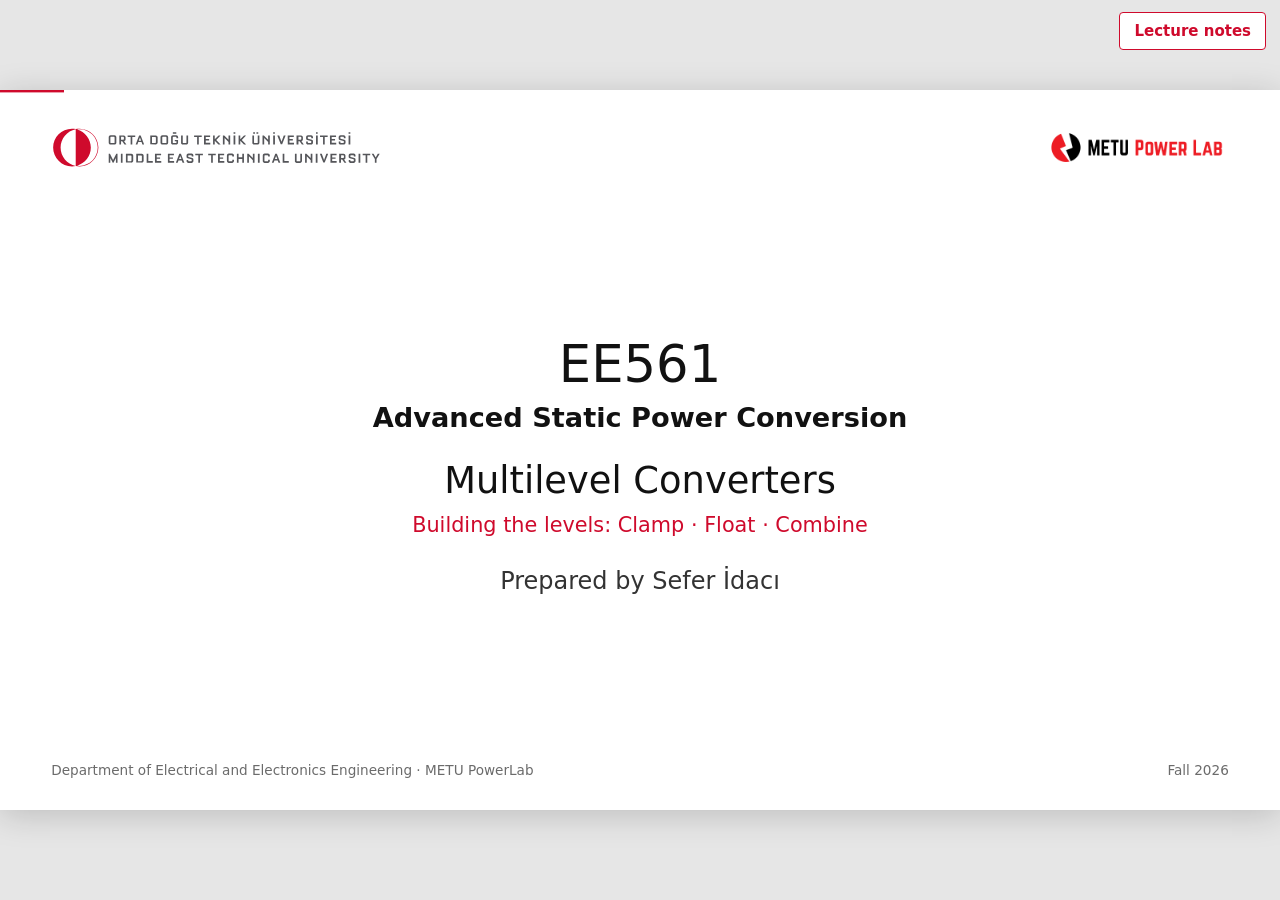
<file: Sefer_Presentation_and_Materials/Interactive_Deck/index.html>
<!doctype html>
<html lang="en" data-theme="light">
<head>
<meta charset="utf-8">
<meta name="viewport" content="width=device-width, initial-scale=1">
<title>Multilevel Converters — EE561</title>
<link rel="stylesheet" href="deck.css">
</head>
<body>
<div id="deck">
<div id="progress"></div>

<!-- =========================================================== SEFER İDACI · Building the levels -->

<section class="slide title-slide no-chrome" data-part="1" data-min="0.5" data-title="Title">
  <div class="tlogos"><img class="odtu" src="img/odtu_logo.svg" alt="ODTÜ — Middle East Technical University"><img class="pl" src="img/powerlab_logo.png" alt="METU PowerLab"></div>
  <div class="tcenter">
    <div class="course">EE561</div>
    <div class="cname">Advanced Static Power Conversion</div>
    <div class="topic">Multilevel Converters</div>
    <div class="sub">Building the levels: Clamp · Float · Combine</div>
    <div class="by">Prepared by Sefer İdacı</div>
  </div>
  <div class="tfoot"><span>Department of Electrical and Electronics Engineering · METU PowerLab</span><span>Fall 2026</span></div>
  <aside class="notes">
    <p><b>30 s.</b> Every plot in this deck is computed live in the browser. Press <b>N</b> for these notes, <b>O</b> for the index.</p>
    <p class="say">“Today: how to build an output voltage that a single switch could not block.”</p>
  </aside>
</section>

<section class="slide p1" data-part="1" data-section="intro" data-min="0.5" data-title="Textbooks and resources">
  <div class="sh"><div><h2>Textbooks and Resources</h2></div></div>
  <div class="body cols-2" style="align-content:start">
    <div class="stack">
      <h3>Textbooks</h3>
      <ul>
        <li>Wu &amp; Narimani, <i>High-Power Converters and AC Drives</i>, Ch. 8–9</li>
        <li>Holmes &amp; Lipo, <i>Pulse Width Modulation for Power Converters</i>, §1.7–1.8</li>
      </ul>
    </div>
    <div class="stack">
      <h3>Application notes and reference designs</h3>
      <ul>
        <li><a href="https://assets.danfoss.com/documents/latest/444045/AB501636827467en-000201.pdf">Semikron Danfoss AN 11-001</a>: 3L NPC, TNPC &amp; ANPC topology</li>
        <li><a href="https://www.ti.com/tool/TIDA-01606">TI TIDA-01606</a>: 11 kW three-level T-type SiC inverter</li>
        <li><a href="https://www.ti.com/tool/TIDA-010210">TI TIDA-010210</a>: 11 kW three-level ANPC GaN inverter</li>
      </ul>
    </div>
  </div>
  <aside class="notes"><p><b>30 s.</b> Wu &amp; Narimani Ch. 8–9 is the reading for this talk; Holmes &amp; Lipo §1.7 (three-level inverters) and §1.8 (multilevel topologies: diode-clamped, capacitor-clamped), pp. 38–55, cover the same circuits; its Ch. 11 (carrier PWM of multilevel inverters) belongs to the next talk. The Semikron Danfoss note is the practical companion for the NPC, T-type and ANPC slides; the two TI reference designs (design guides TIDUE53 and TIDUEZ0) are complete three-level inverters with schematics and test results. Full citations are on the last slide. The plots are teaching models: ideal switches, ideal capacitors, illustrative device data.</p></aside>
</section>

<section class="slide p1" data-part="1" data-section="intro" data-min="2" data-title="What is a multilevel converter?">
  <div class="sh"><div><div class="kicker"><b>Multilevel converters</b></div><h2>What is a multilevel converter?</h2></div></div>
  <div class="body" style="grid-template-rows: 1fr auto; gap:14px">
    <div data-sim="levels" data-config='{"show":"leg","cases":[{"n":2,"k":1},{"n":3,"k":1,"step":1},{"n":5,"k":3,"step":2}]}'></div>
    <div class="callout" data-step="3"><b>N levels:</b> N − 1 capacitors split the DC link into steps of <b>V<sub>dc</sub>/(N − 1)</b></div>
  </div>
  <aside class="notes">
    <p><b>2 min.</b> The definition, on an 800 V link. The leg is drawn as an ideal selector: which real switches build it is the rest of the talk.</p>
    <ul>
      <li>Click 0, 2 levels: the ordinary leg. One capacitor, two contacts: the output is +400 or −400 V, one step of 800 V.</li>
      <li>Click 1, 3 levels: a second capacitor splits the link, and its midpoint O is a third contact. Steps of 400 V.</li>
      <li>Click 2, 5 levels: four capacitors, five contacts, steps of 200 V.</li>
      <li>Click 3: with N levels the step is V<sub>dc</sub>/(N − 1). The same number is the voltage each real switch has to block.</li>
    </ul>
    <p>P, O, N name the top rail, the midpoint and the bottom rail; the NPC slides use these names.</p>
  </aside>
</section>

<section class="slide p1" data-part="1" data-section="intro" data-min="2" data-title="More levels, closer to a sine">
  <div class="sh"><div><div class="kicker"><b>Multilevel converters</b></div><h2>More levels: the output gets closer to a sine</h2></div></div>
  <div class="body" style="grid-template-rows: 1fr auto; gap:14px">
    <div data-sim="levels" data-config='{"show":"wave","cases":[{"n":2},{"n":3,"step":1},{"n":5,"step":2}]}'></div>
    <div class="callout" data-step="3">The output only jumps between <b>neighbouring levels</b>: less for the filter to remove</div>
  </div>
  <aside class="notes">
    <p><b>2 min.</b> The same three legs with PWM: same 800 V link, same sine reference (m = 0.9), same switching frequency (15 pulses per period here, so the pulses are visible).</p>
    <ul>
      <li>Click 0, 2 levels: every pulse swings the full 800 V. Voltage THD about 120 %: most of the output is switching harmonics.</li>
      <li>Click 1, 3 levels: pulses of 400 V between neighbouring levels; the THD drops to about 64 %.</li>
      <li>Click 2, 5 levels: pulses of 200 V; the THD is about 33 %, and the shape of the sine is visible in the voltage itself.</li>
      <li>Click 3: the filter (or the motor inductance) only has to remove these smaller steps. The PLECS slide at the end shows the current.</li>
    </ul>
    <p>The PWM is phase disposition: N − 1 in-phase carriers stacked between the levels. THD from the FFT of one period, all harmonics.</p>
  </aside>
</section>

<section class="slide p1" data-part="1" data-section="intro" data-min="2.5" data-title="Advantages">
  <div class="sh"><div><div class="kicker"><b>Why multilevel?</b></div><h2>Advantages: everything scales with the step</h2></div></div>
  <div class="body" data-sim="factors" data-config='{"kind":"gain","items":[
    {"big":"1/(N−1)","text":"device voltage:<br>lower-voltage, faster parts","q":"vdev","unit":" V"},
    {"big":"1/(N−1)","text":"voltage step:<br>less dv/dt and EMI","q":"vdev","unit":" V","step":1},
    {"big":"≈ 1/(N−1)","text":"current ripple:<br>smaller filter","q":"ripple","pre":"× ","step":2},
    {"big":"&lt; 1/(N−1)","text":"switching loss:<br>higher f<sub>sw</sub> possible","q":"esw","pre":"× ","step":3}]}'></div>
  <aside class="notes">
    <p><b>2.5 min.</b> One card per advantage; the bars show the same quantity for 2, 3 and 5 levels on the 800 V link. In brackets, the 3-level case of the later slides (1500 V link, 10 kHz, m = 0.9, NPC model).</p>
    <ul>
      <li><b>1/(N−1) device voltage:</b> 800, 400, 200 V [3L on 1500 V: 750 V instead of 1500 V, so a 1.2 kV part instead of 3.3 kV by the ⅔ rule]: faster, cheaper, made in large volumes. The next two slides show why this matters most.</li>
      <li><b>Click 1, 1/(N−1) voltage step:</b> the same numbers, seen from the load. For the same switching speed the dv/dt falls by the same factor: less EMI, smaller reflected-wave overvoltage on long motor cables, less insulation stress [3L: the common-mode step also halves, V<sub>dc</sub>/6 instead of V<sub>dc</sub>/3].</li>
      <li><b>Click 2, ≈ 1/(N−1) ripple:</b> computed here from the PWM waveforms of the previous slide into 5 mH + 10 Ω: 0.55 and 0.31 of the two-level ripple. Keep the ripple and shrink the filter, or keep the filter and lower f<sub>sw</sub>.</li>
      <li><b>Click 3, &lt; 1/(N−1) switching loss:</b> each commutation switches only V<sub>dc</sub>/(N − 1), and on a faster, lower-voltage device, so the real gain is larger than the bars, which show only the voltage [3L: 1/10, slide 10].</li>
    </ul>
  </aside>
</section>

<section class="slide p1" data-part="1" data-section="intro" data-min="2.5" data-title="Disadvantages">
  <div class="sh"><div><div class="kicker"><b>Why multilevel?</b></div><h2>Disadvantages: more parts, more to control</h2></div></div>
  <div class="body" style="grid-template-rows: 1fr auto; gap:14px">
    <div data-sim="factors" data-config='{"kind":"cost","items":[
      {"big":"2(N−1)","text":"switches per leg,<br>each with a gate driver","q":"nsw"},
      {"big":"N−1","text":"devices in series:<br>conduction loss","q":"nser","step":1},
      {"big":"N−2","text":"capacitor voltages<br>to hold","q":"ncap","step":2},
      {"big":"N³","text":"switching states:<br>harder control","q":"nst","step":3}]}'></div>
    <div class="callout" data-step="4">Worth it when <b>V<sub>dc</sub></b> or <b>f<sub>sw</sub></b> is high</div>
  </div>
  <aside class="notes">
    <p><b>2.5 min.</b> The price, one card per item; the rest of the talk deals with these.</p>
    <ul>
      <li><b>2(N−1) switches</b> (Holmes &amp; Lipo §1.7: “twice as many switches … each must block only one-half of the DC link voltage”): 2, 4, 8 per leg, each with an isolated gate driver and its supply; diode clamping adds (N − 1)(N − 2) clamp diodes [3L NPC: 4 switches + 2 diodes].</li>
      <li><b>Click 1, N−1 devices in series:</b> in diode-clamped and flying-capacitor legs the current crosses N − 1 devices instead of one; the T-type and the 5L-ANPC need fewer [3L: 1.5× conduction loss, 234 W vs 155 W]. At low f<sub>sw</sub> the 2-level leg can win. If the extra levels are used to raise the DC voltage instead, the power grows with the number of series switches and the efficiency stays about the same (Holmes &amp; Lipo, p. 49).</li>
      <li><b>Click 2, N−2 capacitor voltages:</b> every inner level hangs on a capacitor that must stay charged: the next talk [3L: the midpoint O; the 5L-ANPC needs only two, the midpoint and C<sub>fc</sub>]. The losses also spread unevenly over the devices (slide 15).</li>
      <li><b>Click 3, N³ states:</b> 8, 27, 125: more freedom, more modulation work. Protection is harder too: on a fault the outer switches must turn off before the inner ones.</li>
    </ul>
    <p>Click 4, the verdict [3L at 10 kHz: 430 W instead of 2.1 kW per leg]. For a low-voltage, cost-driven converter (e.g. a 400 V drive at a few kHz) the 2-level leg remains the cheaper choice.</p>
  </aside>
</section>

<section class="slide p1" data-part="1" data-section="intro" data-min="2.5" data-title="In practice">
  <div class="sh"><div><div class="kicker"><b>Why multilevel?</b></div><h2>In practice: cooling, layout and power modules</h2></div></div>
  <div class="body" style="grid-template-columns: 800px 1fr; grid-template-rows: 1fr auto; gap:16px 48px">
    <figure class="photo" style="align-self:center"><img src="img/photos/semikron_npc_long_commutation.png" alt="NPC leg: the long commutation path, from clamp diode D5 and T2 in the upper half to diodes D3 and D4 in the lower half" style="height:auto; object-fit:contain; border:0"><figcaption><b>NPC leg:</b> the commutation loop (red) runs across the whole leg</figcaption><div class="credit">Semikron Danfoss, AN 11-001, Fig. 11</div></figure>
    <div class="stack" style="gap:34px; align-self:center">
      <div class="ledger plain gain">
        <div class="lh">Easier</div>
        <div class="li"><span><b>Cooling:</b> loss spread over more chips</span></div>
        <div class="li"><span><b>Size:</b> smaller filter and heat sink</span></div>
        <div class="li"><span><b>Parts:</b> cheap, fast low-voltage devices</span></div>
      </div>
      <div class="ledger plain cost" data-step="1">
        <div class="lh">Harder</div>
        <div class="li"><span><b>Layout:</b> long loops add stray inductance</span></div>
        <div class="li"><span><b>Hot spots:</b> the hottest chip sets the rating</span></div>
        <div class="li"><span><b>Drivers:</b> an isolated supply per switch</span></div>
      </div>
    </div>
    <div class="callout" style="grid-column: 1 / -1" data-step="2"><b>Answer: the whole leg in one power module.</b> Short loops, one heat sink (next slide)</div>
  </div>
  <aside class="notes">
    <p><b>2.5 min.</b> The same balance sheet as the last two slides, from the hardware side.</p>
    <ul>
      <li><b>Cooling:</b> for the same output the total loss is lower (slide 10) and it sits in four to eight chips instead of two, so the heat flux per chip is lower and the heat spreads better into the sink. With a higher switching frequency the filter inductor shrinks too.</li>
      <li><b>Parts:</b> 650 V and 1200 V devices are made in very large volumes (drives, PV, cars); 3.3 kV and above are few, slow and expensive.</li>
      <li><b>Click 1, layout:</b> in a two-level leg the commutation loop is one capacitor and two switches. The figure (Semikron Danfoss AN 11-001, Fig. 11) shows the long commutation of an NPC leg: the current moves between D5/T2 in the upper half and D3/D4 in the lower half, so the loop runs across the entire leg. Every centimetre of trace or busbar between them adds stray inductance: with L<sub>σ</sub>·di/dt the device sees an overshoot on top of V<sub>dc</sub>/2. Built from discrete parts or two-level half-bridge modules, the loop is long.</li>
      <li><b>Hot spots:</b> the devices do not share the loss equally (slide 15: outer switches as inverter, inner switches as rectifier). The cooling must be sized for the hottest chip, not for the average.</li>
      <li><b>Drivers:</b> 4 to 8 isolated gate drivers per leg, each with its own supply; on a fault the outer switches must turn off before the inner ones.</li>
      <li><b>Click 2, power modules:</b> manufacturers put the complete three-level leg (the four switches and the two clamp diodes, or a T-type or ANPC leg) on one substrate. The loops are a few centimetres, the stray inductance is low and symmetric, and one heat sink carries all chips. The next slide shows examples: Semikron Danfoss MiniSKiiP 3-level (a full NPC phase leg, up to several hundred amperes), Infineon EasyPACK 3-level modules (NPC1 and NPC2 = T-type, 650 V and 1200 V, also with SiC), Vincotech flowNPC. The Semikron Danfoss application note AN 11-001 on the resources slide discusses these commutation loops.</li>
    </ul>
    <p>Check the datasheet of a given part for what it contains: some modules hold one leg, some two or three, some only half a leg (“split” modules).</p>
  </aside>
</section>

<section class="slide p1" data-part="1" data-section="intro" data-min="1.5" data-title="Examples: modules and boards">
  <div class="sh"><div><div class="kicker"><b>Why multilevel?</b></div><h2>Examples: three-level modules and boards</h2></div></div>
  <div class="body" style="align-content:center">
    <div class="photos ex">
      <figure class="photo"><img src="img/photos/semikron_3L_modules.jpg" alt="Semikron Danfoss three-level power modules: MiniSKiiP, SEMITOP, SEMiX and SEMITRANS housings, 10 A to 1400 A"><figcaption><b>Three-level modules</b><br>NPC, T-type, ANPC · 10–1400 A</figcaption><div class="credit">Semikron Danfoss, AN 11-001, Fig. 36</div></figure>
      <figure class="photo" data-step="1"><img src="img/photos/vincotech_flownpc.jpg" alt="Vincotech flowNPC three-level NPC power module with press-fit pins"><figcaption><b>NPC module</b><br>1200 V, 560 A · press-fit pins</figcaption><div class="credit">Vincotech, flowNPC E3BP product page</div></figure>
      <figure class="photo" data-step="2"><img src="img/photos/ti_tida01606_board.jpg" alt="TI TIDA-01606 reference design: 11 kW three-level T-type SiC inverter board with three switch sections, inductors and DC-link capacitors"><figcaption><b>T-type board, SiC</b><br>11 kW · discrete devices</figcaption><div class="credit">Texas Instruments, TIDA-01606 design guide (TIDUE53)</div></figure>
      <figure class="photo" data-step="3"><img src="img/photos/ti_tida010210_board.jpg" alt="TI TIDA-010210 reference design: 11 kW three-level ANPC GaN inverter with three vertical power cards, inductors and DC-link capacitors"><figcaption><b>ANPC board, GaN</b><br>11 kW · one power card per phase</figcaption><div class="credit">Texas Instruments, TIDA-010210 design guide (TIDUEZ0)</div></figure>
    </div>
  </div>
  <aside class="notes">
    <p><b>1.5 min.</b> What the last slide looks like in hardware.</p>
    <ul>
      <li><b>Click 0, Semikron Danfoss three-level modules:</b> the same NPC, T-type (TNPC) and ANPC legs in housings from 10 A (SEMITOP) through MiniSKiiP and SEMiX to 1400 A (SEMITRANS, where two modules together make one leg). Designed for low stray inductance.</li>
      <li><b>Click 1, Vincotech flowNPC:</b> a three-level NPC module, 1200 V, 560 A. The pins on top are pressed into the PCB; the baseplate goes on the heat sink.</li>
      <li><b>Click 2, TI TIDA-01606:</b> an 11 kW three-phase T-type inverter with discrete SiC MOSFETs. Three identical switch sections with their heat sinks at the top, the filter inductors below them, the DC-link capacitors at the left. Each phase is laid out compactly next to its capacitors to keep the loops short.</li>
      <li><b>Click 3, TI TIDA-010210:</b> an 11 kW three-phase ANPC inverter with GaN switches at 100 kHz. Each phase is a small vertical power card that plugs into the main board: the card keeps the switching loop tiny, the main board carries only the DC link and the filter.</li>
    </ul>
    <p>Images from the manufacturers’ public documents, credited under each picture and on the References slide.</p>
  </aside>
</section>

<section class="slide p1" data-part="1" data-section="intro" data-min="1" data-title="Real switches">
  <div class="sh"><div><div class="kicker"><b>Why multilevel?</b></div><h2>Real switches: every device has one voltage rating</h2></div></div>
  <div class="body" style="align-content:center">
    <div class="photos">
      <figure class="photo"><img src="img/photos/igbt_discrete_1200V.jpg" alt="Infineon IHW20N120R3 1200 V discrete IGBT in a TO-247 package on a circuit board" style="object-position: 50% 45%"><figcaption><b>Discrete IGBT</b><br>1200 V, 20 A · cookers, PV</figcaption><div class="credit">Raimond Spekking · CC BY-SA 4.0</div></figure>
      <figure class="photo"><img src="img/photos/igbt_module_1200V.jpg" alt="Mitsubishi CM1400DU-24NF 1200 V, 1400 A half-bridge IGBT module" style="object-position: 50% 55%"><figcaption><b>Half-bridge module</b><br>1200 V, 1400 A · drives, wind</figcaption><div class="credit">Sthdhk · CC BY-SA 4.0</div></figure>
      <figure class="photo"><img src="img/photos/igbt_module_3300V.jpg" alt="Mitsubishi CM1200HC-66H 3300 V, 1200 A IGBT module next to a pencil for scale" style="object-fit: contain"><figcaption><b>High-voltage module</b><br>3300 V, 1200 A · trains, MV drives</figcaption><div class="credit">ArséniureDeGallium · CC BY-SA 3.0</div></figure>
      <figure class="photo"><img src="img/photos/igbt_module_inside.jpg" alt="Inside an Infineon EconoPACK+ FS450R12KE4 module: two IGBT chips with gate wires and two diode chips, with bond wires" style="object-position: 50% 50%"><figcaption><b>Inside a module</b><br>IGBT chips (gate wire) + diode chips</figcaption><div class="credit">Leonrosenbaum · CC BY-SA 3.0</div></figure>
    </div>
  </div>
  <aside class="notes">
    <p><b>1 min.</b> Where the first advantage comes from. Real parts, small to large. A device is built for one voltage rating; the chip inside sets it. The 3.3 kV module switches at about 1 kHz, the 1.2 kV module at about 10 kHz: the next slide shows why.</p>
    <ul>
      <li>Infineon IHW20N120R3: 1200 V, 20 A reverse-conducting IGBT in TO-247, from an induction cooker.</li>
      <li>Mitsubishi CM1400DU-24NF: 1200 V, 1400 A half-bridge module for drives.</li>
      <li>Mitsubishi CM1200HC-66H: 3300 V, 1200 A module for traction and MV drives; the pencil gives the scale.</li>
      <li>Inside an Infineon FS450R12KE4 (1200 V, 450 A): IGBT chips (gate wire in the middle) and diode chips in parallel. More current means more chips in parallel, not a different chip.</li>
    </ul>
    <p>Photos from Wikimedia Commons: “ProfiCook PC-EKI 1016 - board 1 - Infineon H20R1203-2607.jpg” (Raimond Spekking, CC BY-SA 4.0); “MITSUBISHI IGBT module.jpg” (Sthdhk, CC BY-SA 4.0); “IGBT 3300V 1200A Mitsubishi.jpg” (ArséniureDeGallium, CC BY-SA 3.0); “Ausschnitt Infineon IGBT-Modul.jpg” (Leonrosenbaum, CC BY-SA 3.0).</p>
  </aside>
</section>

<section class="slide p1" data-part="1" data-section="intro" data-min="2.5" data-title="Lower-voltage devices">
  <div class="sh"><div><div class="kicker"><b>Why multilevel?</b></div><h2>Lower-voltage devices switch with 10× less energy</h2></div></div>
  <div class="body" style="grid-template-columns: 430px 1fr; gap:30px">
    <div class="stack" style="gap:26px; align-self:center">
      <p>Higher rating: thicker chip, <b>slower</b> switching</p>
      <div><span class="eq box"><span class="m">E</span><sub>sw</sub> ∝ <span class="m">V</span> · <span class="m">I</span> · <span class="m">t</span><sub>sw</sub></span></div>
      <p>At 100 A:<br><b>307 mJ</b> (2L, 3.3 kV)<br><b>31 mJ</b> (3L, 1.2 kV)</p>
      <div class="callout" data-step="1">Same loss:<br>3L IGBT at <b>6 kHz</b>, SiC at <b>70 kHz</b></div>
    </div>
    <div data-sim="vloss" data-config='{"w":1000,"h":580}'></div>
  </div>
  <aside class="notes">
    <p><b>2.5 min.</b> 1500 V link.</p>
    <ul>
      <li>A higher rating needs a thicker, lightly doped chip. It stores more charge, so it switches slower: a 3.3 kV IGBT runs at about 1 kHz.</li>
      <li>A 3-level leg switches half the voltage (750 V) with a faster 1.2 kV device: about 10× less energy per event at 100 A.</li>
      <li>Black curve: the 2-level leg’s loss explodes with frequency. Click 1: for the same loss as 2-level at 1 kHz, the 3-level IGBT leg runs at ≈ 6 kHz, the SiC leg at ≈ 70 kHz.</li>
      <li>Honest trade-off: at low frequency the 3-level IGBT leg has more conduction loss (two devices in series).</li>
    </ul>
    <p>Model: analytic average and RMS currents (unity PF, m = 0.9, Î = 100 A), E ∝ V·I. Trends, not datasheet values.</p>
  </aside>
</section>

<section class="slide p1" data-part="1" data-section="intro" data-min="1" data-title="Three ways to make a level">
  <div class="sh"><div><div class="kicker"><b>Outline</b></div><h2>Three ways to make an extra level</h2></div></div>
  <div class="body cols-3">
    <div class="card idea">
      <div class="big">1 · CLAMP</div>
      <svg viewBox="0 0 360 230">
        <path class="w" d="M50,20 V210 M50,30 H130 M50,115 H130 M50,200 H130"/>
        <text x="20" y="36">P</text><text x="20" y="121">O</text><text x="20" y="206">N</text>
        <path class="w" d="M130,30 L250,115 M130,200 L250,115" stroke-dasharray="6 6" opacity=".5"/>
        <path class="hl" d="M130,115 H250 H330"/><circle cx="250" cy="115" r="7" fill="var(--accent)"/>
        <text x="300" y="100">out</text>
      </svg>
      <p>Output to the <b>midpoint O</b><br><span class="muted">NPC · T-type · ANPC</span></p>
    </div>
    <div class="card idea" data-step="1">
      <div class="big">2 · FLOAT</div>
      <svg viewBox="0 0 360 230">
        <path class="w" d="M50,20 V210 M50,30 H130 M50,200 H130"/>
        <text x="20" y="36">P</text><text x="20" y="206">N</text>
        <path class="hl" d="M130,30 L180,115 H212 M226,115 H330"/>
        <path class="hl" d="M212,85 V145 M226,85 V145" style="stroke-width:6"/>
        <text x="190" y="72">V<tspan baseline-shift="sub" font-size="13">fc</tspan></text>
        <text x="290" y="100">out</text>
      </svg>
      <p>A <b>charged capacitor</b> in series<br><span class="muted">Flying capacitor</span></p>
    </div>
    <div class="card idea" data-step="2">
      <div class="big">3 · COMBINE</div>
      <svg viewBox="0 0 360 230">
        <path class="w" d="M50,20 V210 M50,30 H110 M50,115 H110 M50,200 H110"/>
        <text x="20" y="36">P</text><text x="20" y="121">O</text><text x="20" y="206">N</text>
        <path class="w" d="M110,30 L170,72" stroke-dasharray="6 6" opacity=".5"/>
        <path class="hl" d="M110,115 L170,72 H212 M226,72 H330"/>
        <path class="hl" d="M212,45 V100 M226,45 V100" style="stroke-width:6"/>
        <text x="290" y="58">out</text>
      </svg>
      <p>Midpoint <b>and</b> capacitor<br><span class="muted">5-level ANPC</span></p>
    </div>
  </div>
  <aside class="notes"><p><b>1 min.</b> One idea per click: these are the three chapters of this talk. The common thread (say it, it is not on the slide): every extra level hangs on a capacitor (the split DC link or a flying capacitor) that must stay at its voltage. Keeping it there is the next talk.</p></aside>
</section>

<section class="slide p1" data-part="1" data-section="clamp" data-min="3.5" data-steps="3" data-title="NPC: three levels from a split link">
  <div class="sh"><div><div class="kicker"><b>Clamp</b></div><h2>NPC: clamp diodes add a 0 V level</h2></div></div>
  <div class="body" style="grid-template-rows: 1fr auto; gap:14px">
    <div data-sim="leg" data-config='{"topos":["2l","npc"],"topo":"2l","lockMode":true,"schW":660,"steps":{"0":{"topo":"2l","state":"P","sign":1},"1":{"topo":"npc","state":"P","sign":1},"2":{"topo":"npc","state":"O","sign":1},"3":{"topo":"npc","state":"O","sign":-1}}}'></div>
    <div class="strip" style="grid-template-columns: 1fr 1fr">
      <div class="callout" data-step="1">D5, D6 hold the middle nodes at O: every switch blocks <b>V<sub>dc</sub>/2</b></div>
      <div class="callout" data-step="2">State O: the phase current flows through the <b>midpoint</b></div>
    </div>
  </div>
  <aside class="notes">
    <p><b>3.5 min — the main circuit of this talk.</b> Arrow keys drive the schematic; the red dots at the bottom right show the clicks of this slide. On any leg slide, <b>P</b> flips the direction of the phase current; you can also click: the first line picks the output level, the second line lists the redundant states that give that level.</p>
    <ul>
      <li><b>Click 0, 2-level:</b> the recap. The off switch blocks the full 800 V (orange labels).</li>
      <li><b>Click 1, NPC in P:</b> split the link, add D5 and D6. S1 + S2 conduct; S3 and S4 each block 400 V because D6 holds node Y at O.</li>
      <li><b>Click 2, state O, i<sub>a</sub> &gt; 0:</b> D5 + S2 connect the output to the midpoint. The phase current now flows in or out of O: this is where the balancing problem of the next talk comes from. Averaged over a switching period ⟨i<sub>O</sub>⟩ = (1 − |r|)·i<sub>a</sub> (time at O × phase current): zero over a full period, not over a half period, so the midpoint voltage ripples.</li>
      <li><b>Click 3, state O, i<sub>a</sub> &lt; 0:</b> same gates, different path: S3 + D6.</li>
    </ul>
    <p>Gate pairs: (S1, S3) and (S2, S4) are complementary. Going from O to P switches only S3 off and S1 on. The leg never jumps P → N directly: that would be an 800 V step on series devices. One state per level: the NPC leg has no redundant states of its own; the ANPC adds them (slide 14). Capacitors are ideal (voltages held constant).</p>
  </aside>
</section>

<section class="slide p1" data-part="1" data-section="clamp" data-min="3" data-title="NPC commutation, both current signs">
  <div class="sh"><div><div class="kicker"><b>Clamp</b></div><h2>Which device pays the switching loss?</h2></div></div>
  <div class="body" style="grid-template-rows: 1fr auto; gap:16px">
    <div data-sim="legfig" data-until="3" style="grid-row:1; grid-column:1" data-config='{"topo":"npc","legend":true,"figs":[{"state":"P","sign":1,"cap":"<b>(a)</b> P, i<sub>a</sub> &gt; 0: S1, S2 on"},{"state":"PdO","sign":1,"step":1,"cap":"<b>(b)</b> S1 off with current → D5. <b>Hard</b>"},{"state":"O","sign":1,"step":2,"cap":"<b>(c)</b> S3 on, no current. No loss"}]}'></div>
    <div data-sim="legfig" style="grid-row:1; grid-column:1" data-config='{"topo":"npc","legend":4,"figs":[{"state":"P","sign":-1,"step":4,"cap":"<b>(d)</b> P, i<sub>a</sub> &lt; 0: D1, D2 on"},{"state":"PdO","sign":-1,"step":5,"cap":"<b>(e)</b> S1 off, no current. No change"},{"state":"O","sign":-1,"step":6,"cap":"<b>(f)</b> S3 on against 400 V. <b>Hard</b>"}]}'></div>
    <div class="strip" style="grid-template-columns: 1fr 1fr">
      <div class="callout" data-step="3"><b>i<sub>a</sub> &gt; 0:</b> S1 ↔ D5, <b>S1 pays</b></div>
      <div class="callout" data-step="7"><b>i<sub>a</sub> &lt; 0:</b> S3 ↔ D1, <b>S3 pays</b></div>
    </div>
  </div>
  <aside class="notes">
    <p><b>3 min.</b> Top row (i<sub>a</sub> &gt; 0): S1 turns off while carrying current, the current jumps to D5: S1 takes the turn-off loss, D5 the recovery. S3 then turns on with no current: free.</p>
    <p>Bottom row (i<sub>a</sub> &lt; 0): the same gate sequence, opposite current. S1 now turns off for free; S3 turns on against 400 V and D1 recovers: the loss moves to the inner switch (the rectifier case).</p>
    <p>The i<sub>a</sub> &lt; 0 loop runs through five devices (C1, D1, D2, S3, D6): more stray inductance, more overshoot. A known NPC layout issue; it motivates the ANPC.</p>
  </aside>
</section>

<section class="slide p1" data-part="1" data-section="clamp" data-min="3" data-steps="3" data-title="T-type and ANPC">
  <div class="sh"><div><div class="kicker"><b>Clamp</b></div><h2>T-type and ANPC: two fixes to the NPC</h2></div></div>
  <div class="body" style="grid-template-rows: 1fr auto; gap:14px">
    <div data-sim="leg" data-config='{"topos":["npc","ttype","anpc"],"topo":"ttype","lockMode":true,"table":false,"schW":660,"steps":{"0":{"topo":"ttype","state":"P","sign":1},"1":{"topo":"ttype","state":"O","sign":1},"2":{"topo":"anpc","state":"Ou","sign":1},"3":{"topo":"anpc","state":"Ol","sign":1}}}'></div>
    <div class="strip">
      <div class="callout"><b>T-type:</b> 1 device in the path, but S1, S4 block <b>V<sub>dc</sub></b></div>
      <div class="callout" data-step="2"><b>ANPC:</b> the clamp diodes become switches S5, S6</div>
      <div class="callout" data-step="3">Two <b>redundant</b> 0 V states: you choose which device heats up</div>
    </div>
  </div>
  <aside class="notes">
    <p><b>3 min.</b> Every click changes the circuit. Click 0, T-type in state P: one device conducts (NPC: two), so less conduction loss. But the outer switches S1, S4 block the full 800 V and need a higher rating. Click 1, T-type in state O: a bidirectional switch (S2, S3) connects the output straight to the midpoint. Typical use: UPS, string PV, drives up to 690 V AC.</p>
    <p>Click 2–3, ANPC: the zero level through the upper path (O<sub>U</sub>: D5 + S2, exactly the NPC path) or the lower path (O<sub>L</sub>: S6 + D3). Same output voltage, different devices: these are <b>redundant states</b>, and the controller uses the choice to spread the loss. The ANPC has 6 states for 3 levels; 4 of them give 0 V (O<sub>U</sub>, O<sub>L</sub>, and each with one outer switch also on).</p>
    <p>Hybrid Si/SiC ANPC modules (Infineon, 1500 V PV with 1200 V chips) put fast SiC where the switching happens and IGBTs where current only conducts.</p>
  </aside>
</section>

<section class="slide p1" data-part="1" data-section="clamp" data-min="2" data-title="Who works hardest?">
  <div class="sh"><div><div class="kicker"><b>Clamp</b></div><h2>Who works hardest? It depends on the power flow</h2></div></div>
  <div class="body" style="grid-template-rows: 1fr auto; gap:14px">
    <div data-sim="lossbars" data-config='{"m":0.9,"w":452,"h":560,"cases":[{"topo":"npc","phi":0,"title":"NPC, inverter"},{"topo":"npc","phi":180,"title":"NPC, rectifier","step":1},{"topo":"anpc","phi":180,"pol":"half","title":"ANPC, rectifier","step":2}]}'></div>
    <div class="strip">
      <div class="callout">Inverter: <b>outer</b> S1, S4 hottest</div>
      <div class="callout" data-step="1">Rectifier: <b>inner</b> S2, S3 hottest</div>
      <div class="callout" data-step="2">ANPC: S5, S6 <b>share</b> the loss</div>
    </div>
  </div>
  <aside class="notes">
    <p><b>2 min.</b> The model: every commutation charges switching energy to the device that hard-switches (E ∝ V·I); conduction uses V<sub>0</sub> + r·i. m = 0.9, 100 A peak, 10 kHz. Trends, not datasheet numbers.</p>
    <ul>
      <li>Device currents behind the bars (unity PF, positive half): S1 conducts in P with duty m sin θ, D5 in O with duty 1 − m sin θ, S2 in both. Averages: S1 = mÎ/4 = 22.5 A, D5 = Î(1/π − m/4) = 9.3 A, S2 = Î/π = 31.8 A.</li>
      <li>NPC, inverter: S1/S4 conduct and switch (S1 ↔ D5); S2/S3 only conduct.</li>
      <li>Click 1, NPC, rectifier: the commutation moves to S3 ↔ D1, so the inner switches conduct and switch: the NPC’s worst case.</li>
      <li>Click 2, ANPC, rectifier: the active clamps S5/S6 take the switching; the hottest device drops by about a third.</li>
    </ul>
  </aside>
</section>

<section class="slide p1" data-part="1" data-section="float" data-min="3" data-title="Flying capacitor">
  <div class="sh"><div><div class="kicker"><b>Float</b></div><h2>Flying capacitor: a charged capacitor makes 0 V</h2></div></div>
  <div class="body" style="grid-template-rows: 1fr auto; gap:14px">
    <div data-sim="leg" data-config='{"topo":"fc","state":"11","lockMode":true,"table":false,"schW":660,"steps":{"0":{"state":"11","sign":1},"1":{"state":"10","sign":1},"2":{"state":"01","sign":1}}}'></div>
    <div class="strip" style="grid-template-columns: 1fr 1fr">
      <div class="callout" data-step="1"><b>10</b> and <b>01</b>: <b>redundant</b>, both give 0 V …</div>
      <div class="callout" data-step="2">… but move charge in <b>opposite</b> directions</div>
    </div>
  </div>
  <aside class="notes">
    <p><b>3 min.</b> No clamp diodes and no midpoint: the extra level comes from a capacitor charged to V<sub>dc</sub>/2.</p>
    <ul>
      <li>Click 0, state 11: +400 V, the capacitor is bypassed.</li>
      <li>Click 1, state 10: −400 V + 800 V − 400 V = 0 V; with i<sub>a</sub> &gt; 0 the current charges C<sub>fc</sub>.</li>
      <li>Click 2, state 01: also 0 V, but the current discharges C<sub>fc</sub>.</li>
    </ul>
    <p>Holmes &amp; Lipo §1.8.2 calls this leg capacitor-clamped and names the same two points: the redundancy of its states, and the initialization (pre-charge) of the capacitor as its main drawback.</p>
    <p>Two ways to make 0 V with opposite effects on the capacitor: 4 states for 3 levels, and 10 / 01 are redundant. Choosing between them keeps V<sub>fc</sub> in place. Costs: one capacitor per leg, pre-charge at start-up, V<sub>fc</sub> must be measured and controlled. Capacitors are ideal here (V<sub>fc</sub> held at 400 V).</p>
    <p>With PWM: i<sub>fc</sub> = (S1 − S2)·i<sub>a</sub>, so ⟨i<sub>fc</sub>⟩ = (d<sub>1</sub> − d<sub>2</sub>)·i<sub>a</sub>. Phase-shifted carriers (two carriers half a period apart, one duty) give 10 and 01 equal time: no net charge, and the output ripple is at 2f<sub>sw</sub>. A small duty difference moves charge on purpose: the balancing loop of the next talk. Sizing: a charging state lasts at most T<sub>s</sub>/2 with the full current, so C<sub>fc</sub> ≥ I<sub>pk</sub>/(2f<sub>sw</sub>ΔV); 100 A, 10 kHz, ΔV = 19 V gives ≈ 270 µF (final question 2 uses this).</p>
  </aside>
</section>

<section class="slide p1" data-part="1" data-section="combine" data-min="3" data-steps="2" data-title="5-level ANPC">
  <div class="sh"><div><div class="kicker"><b>Combine</b></div><h2>5-level ANPC: a selector plus a flying-capacitor cell</h2></div></div>
  <div class="body" style="grid-template-rows: 1fr auto; gap:12px">
    <div data-sim="leg" data-config='{"topo":"anpc5","state":"u11","lockMode":true,"table":false,"schW":660,"steps":{"0":{"state":"u11","sign":1},"1":{"state":"u10","sign":1},"2":{"state":"u01","sign":1}}}'></div>
    <div class="strip">
      <div class="callout"><b>Selector:</b> switches slowly, at f<sub>1</sub></div>
      <div class="callout" data-step="1"><b>Cell:</b> adds ±V<sub>dc</sub>/4 at the PWM rate</div>
      <div class="callout" data-step="2"><b>Redundant:</b> +200 a charges C<sub>fc</sub>, +200 b discharges it</div>
    </div>
  </div>
  <aside class="notes">
    <p><b>3 min.</b> Every click changes the circuit; the cell is the flying-capacitor leg of slide 16. Click 0, +400 V: the selector connects the cell to the upper half, the cell bypasses C<sub>fc</sub>. Click 1, +200 a (cell 10): the current now passes through C<sub>fc</sub> and charges it (i &gt; 0). Click 2, +200 b (cell 01): the same +200 V, but the current discharges C<sub>fc</sub>.</p>
    <ul>
      <li>S5–S8 pick the half (P–O or O–N), block V<sub>dc</sub>/2 and switch only at the fundamental frequency.</li>
      <li>S1, S2 and C<sub>fc</sub> (charged to V<sub>dc</sub>/4) add the ±200 V levels at the PWM frequency; those devices block only V<sub>dc</sub>/4.</li>
      <li>Same DC link as a 3-level NPC, one extra capacitor per phase. ABB ACS2000: back-to-back 5L-ANPC, transformerless 4–6.9 kV drive.</li>
    </ul>
    <p>8 states for 5 levels: +200, 0 and −200 V each have two redundant states (a, b). The a/b choice balances C<sub>fc</sub>; 0 a / 0 b also choose which selector carries the current. Why not 7 or 9 levels with diode clamping: the clamp diodes grow as N², some must block (N − 2) steps, and the link capacitors drift; Holmes &amp; Lipo (§1.8.1) call more than five levels not practical. Capacitors are ideal here (C<sub>fc</sub> held at 200 V).</p>
  </aside>
</section>

<section class="slide p1" data-part="1" data-section="combine" data-min="2.5" data-title="Choosing a topology">
  <div class="sh"><div><div class="kicker"><b>Clamp · Float · Combine</b></div><h2>Choosing a topology</h2></div></div>
  <div class="body" style="grid-template-rows: 1fr auto; gap:18px; align-content:center">
    <table class="tb gc topo">
      <tr><th></th><th>Leg</th><th>Devices</th><th>Each blocks</th><th class="c">States / levels</th><th class="g">+ Advantage</th><th class="b">− Disadvantage</th><th>Typical use</th></tr>
      <tr><td class="th" data-sim="legthumb" data-config='{"topo":"2l"}'></td><td><b>2-level</b></td><td>2 switches</td><td>V<sub>dc</sub></td><td class="c">2 / 2</td><td>simplest</td><td>big steps, slow parts</td><td>≤ 1 kV drives</td></tr>
      <tr data-step="1"><td class="th" data-sim="legthumb" data-config='{"topo":"npc"}'></td><td><b>NPC</b></td><td>4 switches, 2 diodes</td><td>V<sub>dc</sub>/2</td><td class="c">3 / 3</td><td>half the device voltage</td><td>uneven losses</td><td>MV drives, PV</td></tr>
      <tr data-step="1"><td class="th" data-sim="legthumb" data-config='{"topo":"ttype"}'></td><td><b>T-type</b></td><td>4 switches</td><td>V<sub>dc</sub> outer</td><td class="c">3 / 3</td><td>1 device in the path</td><td>outer switches block V<sub>dc</sub></td><td>≤ 1 kV: UPS, PV</td></tr>
      <tr data-step="1"><td class="th" data-sim="legthumb" data-config='{"topo":"anpc"}'></td><td><b>ANPC</b></td><td>6 switches</td><td>V<sub>dc</sub>/2</td><td class="c"><b>6</b> / 3</td><td>losses shared</td><td>more switches</td><td>1500 V PV, SiC</td></tr>
      <tr data-step="2"><td class="th" data-sim="legthumb" data-config='{"topo":"fc"}'></td><td><b>Flying cap.</b></td><td>4 switches, C<sub>fc</sub></td><td>V<sub>dc</sub>/2</td><td class="c"><b>4</b> / 3</td><td>no diodes, ripple at 2 f<sub>sw</sub></td><td>large C<sub>fc</sub>, pre-charge</td><td>DC–DC, GaN</td></tr>
      <tr data-step="3"><td class="th" data-sim="legthumb" data-config='{"topo":"anpc5"}'></td><td><b>5L-ANPC</b></td><td>8 switches, C<sub>fc</sub></td><td>V<sub>dc</sub>/2, V<sub>dc</sub>/4</td><td class="c"><b>8</b> / 5</td><td>5 levels</td><td>most parts, 2 voltages to hold</td><td>MV drives</td></tr>
    </table>
    <div class="callout" data-step="4">More states than levels: <b>redundant states</b>, the freedom the next talk uses</div>
  </div>
  <aside class="notes">
    <p><b>2.5 min.</b> One row per topology, the same order as the talk. Read across: what it is built from, what each device blocks, how many switching states it has for its levels, then one advantage and one disadvantage.</p>
    <p>States / levels: where the first number is larger (bold), the leg has redundant states: ANPC 6 states for 3 levels, flying capacitor 4 for 3, 5L-ANPC 8 for 5. Every multilevel leg also pays with at least one capacitor voltage to hold.</p>
    <ul>
      <li><b>2-level:</b> the reference. Cheapest and simplest; the device blocks the full link and every step is V<sub>dc</sub>.</li>
      <li><b>NPC:</b> V<sub>dc</sub>/2 on all six devices (4 switches, 2 clamp diodes), but the outer and inner devices heat up differently (slide 15). ABB ACS1000: IGCT 3-level NPC.</li>
      <li><b>T-type:</b> one device in the path in P and N, so the lowest conduction loss; the outer switches block V<sub>dc</sub>, so it only pays below about 1 kV.</li>
      <li><b>ANPC:</b> the free choice of zero path shares the loss; the price is two more switches and gate drivers.</li>
      <li><b>Flying capacitor:</b> no clamp diodes; with phase-shifted carriers the output ripple is at 2 f<sub>sw</sub>. The price: a capacitor sized for the full load current, which must be pre-charged before start-up.</li>
      <li><b>5L-ANPC:</b> five levels with 1.2 kV selectors and a 650 V cell on a 1500 V link; the control holds the midpoint and V<sub>fc</sub>. ABB ACS2000.</li>
    </ul>
    <p>Next slide: the same comparison in PLECS.</p>
    <p class="say">Handover (after the simulation slide): “We now know which levels the hardware can make, and that several switching states give the same output. The next talk shows how to schedule those states and keep the capacitors where they belong.”</p>
    <p>The printed quiz is handed out at the end of the module.</p>
  </aside>
</section>

<section class="slide p1" data-part="1" data-section="simulation" data-min="2.5" data-title="PLECS simulation">
  <div class="sh"><div><div class="kicker"><b>Simulation</b></div><h2>PLECS: more levels, smaller steps, less ripple</h2></div></div>
  <div class="body" style="grid-template-rows: 1fr auto; gap:10px">
    <img class="simfig" src="img/plecs_multilevel_legs.png" alt="PLECS result: output voltage of a two-level leg (steps of 800 V), a three-level NPC leg (steps of 400 V) and a five-level ANPC leg (steps of 200 V), and the three load currents">
    <div class="callout">Same fundamental (<b>360 V</b>, 35.6 A). Current ripple: NPC <b>0.55×</b>, 5L-ANPC <b>0.15×</b> the two-level ripple</div>
  </div>
  <aside class="notes">
    <p><b>2.5 min.</b> A check of slides 3 to 5 in a circuit simulator. The model is <code>simulations/multilevel_legs.plecs</code>: open it in PLECS and press Ctrl+T to run it live; the scope shows the same plots and the flying-capacitor voltage.</p>
    <ul>
      <li>Three legs on the same 800 V link (two ideal 400 V halves, midpoint O), the same 5 mH output filter inductor and 10 Ω load to O, the same sine reference (m = 0.9, 50 Hz), and 2 kHz carriers.</li>
      <li>Two-level leg: one carrier from −1 to 1. NPC leg: two carriers, 0 to 1 for S1/S3 and −1 to 0 for S2/S4.</li>
      <li>5L-ANPC leg: the sign of the reference sets the selector S5–S8 (it switches at 50 Hz); two carriers half a period apart drive the cell S1, S2. The flying capacitor (1 mF) starts at 200 V and stays between 197 and 203 V with no balancing loop: the two redundant states get equal time.</li>
      <li>Voltages: steps of 800, 400 and 200 V; each leg only moves between neighbouring levels.</li>
      <li>Currents: the same fundamental, 35.6 A (360 V over 10 Ω + j1.57 Ω). RMS ripple: 3.8 A two-level, 2.1 A NPC (0.55×), 0.56 A 5L-ANPC (0.15×). The 5L-ANPC gains twice: a quarter of the step, and the two shifted carriers double the ripple frequency to 4 kHz.</li>
      <li>To try live: each leg has its own switching frequency at the top of the initialization commands (Simulation → Simulation parameters → Initialization): <code>f_sw_two_level</code>, <code>f_sw_three_level</code>, <code>f_sw_five_level</code>. The filter and load (<code>L_filter</code>, <code>R_load</code>) are shared.</li>
      <li>A good demo with the same filter: set 7400, 3700 and 1000 Hz. All three legs then have the same current ripple (about 1.1 A RMS): the 5L-ANPC matches the two-level leg while switching 7 times slower.</li>
    </ul>
    <p>Devices are ideal (the 5L-ANPC switches have 1 mΩ), so there is no dead time and almost no loss in this model.</p>
  </aside>
</section>

<section class="slide p1" data-part="1" data-section="combine" data-min="0" data-title="References">
  <div class="sh"><div><h2>References</h2></div></div>
  <div class="body cols-2" style="gap:36px; align-content:start">
    <ul style="gap:18px">
      <li>B. Wu, M. Narimani, <i>High-Power Converters and AC Drives</i>, 2nd ed., Wiley-IEEE Press, 2017.</li>
      <li>D. G. Holmes, T. A. Lipo, <i>Pulse Width Modulation for Power Converters: Principles and Practice</i>, Wiley-IEEE Press, 2003.</li>
    </ul>
    <ul style="gap:18px">
      <li>Semikron Danfoss, “3L NPC, TNPC &amp; ANPC Topology,” Application Note AN 11-001.</li>
      <li>Texas Instruments, “11-kW, bidirectional three-phase three-level (T-type) inverter and PFC reference design,” TIDA-01606 (design guide TIDUE53).</li>
      <li>Texas Instruments, “11-kW, bidirectional, three-phase ANPC based on GaN reference design,” TIDA-010210 (design guide TIDUEZ0).</li>
      <li>Vincotech, flowNPC E3BP three-level NPC module 30-EP12NIC560H7-PU10F57T, product page.</li>
    </ul>
  </div>
  <aside class="notes"><p>The plots are simplified teaching models (ideal switches, ideal capacitors, average models, illustrative device data); say so if asked.</p></aside>
</section>

</div>

<div id="notes"></div>
<div id="lecture"></div>
<div id="toc"></div>
<div id="black"></div>
<div id="navbtns"></div>
<div id="errors" hidden></div>

<script src="js/kit.js"></script>
<script src="js/sim-intro.js"></script>
<script src="js/sim-basics.js"></script>
<script src="js/sim-leg.js"></script>
<script src="js/deck.js"></script>
</body>
</html>
</file>
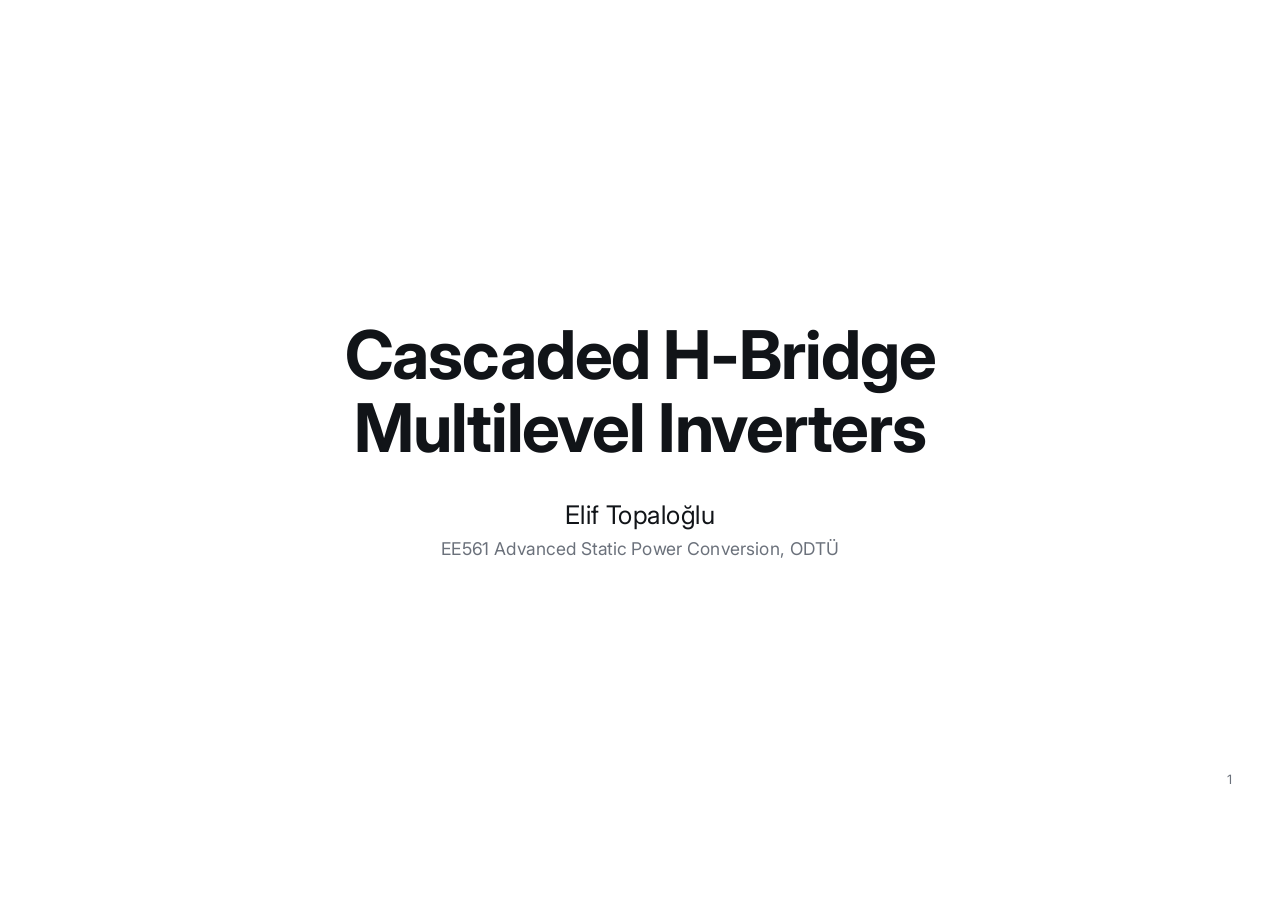
<file: Cascaded_H-bridge_multilevel_inverters.html>
<!DOCTYPE html>
<html lang="en">
<head>
<meta charset="utf-8">
<meta name="viewport" content="width=device-width, initial-scale=1, viewport-fit=cover">
<title>Cascaded H-Bridge Multilevel Inverters</title>
<link rel="preconnect" href="https://fonts.googleapis.com">
<link rel="preconnect" href="https://fonts.gstatic.com" crossorigin>
<link href="https://fonts.googleapis.com/css2?family=Inter:wght@300..700&display=swap" rel="stylesheet">
<style>
:root{
  --paper:#FFFFFF; --surface:#F5F6F8; --ink:#111418; --ink2:#3B4048; --muted:#6B717B; --rule:#D9DCE1; --faint:#EEF0F3;
  --c1:#156082; --c2:#E97132; --c3:#196B24; --c4:#A02B93; --carrier:#AAB0B9;
  --font:Aptos, "Segoe UI", Inter, "Helvetica Neue", Arial, sans-serif;
  color-scheme:light; box-sizing:border-box;
  padding-top:env(safe-area-inset-top,0px); padding-bottom:env(safe-area-inset-bottom,0px);
}
@media (prefers-color-scheme: dark){
  :root:not([data-theme="light"]){
    --paper:#121417; --surface:#1B1E23; --ink:#ECEEF1; --ink2:#C9CDD3; --muted:#959BA5; --rule:#33373E; --faint:#24272D;
    --c1:#4FA3C7; --c2:#F08C55; --c3:#52B56E; --c4:#D46BC8; --carrier:#5D636C; color-scheme:dark;
  }
}
:root[data-theme="dark"]{
  --paper:#121417; --surface:#1B1E23; --ink:#ECEEF1; --ink2:#C9CDD3; --muted:#959BA5; --rule:#33373E; --faint:#24272D;
  --c1:#4FA3C7; --c2:#F08C55; --c3:#52B56E; --c4:#D46BC8; --carrier:#5D636C; color-scheme:dark;
}
*,*::before,*::after{box-sizing:border-box}
html{height:100%; scroll-padding-top:env(safe-area-inset-top,0px)}
body{height:100%; margin:0; background:var(--paper); color:var(--ink); font-family:var(--font); overflow:hidden; -webkit-font-smoothing:antialiased}
#viewport{position:relative; width:100%; height:100%; overflow:hidden}
#stage{position:absolute; left:50%; top:50%; width:1600px; height:900px; transform:translate(-50%,-50%)}

.slide{position:absolute; inset:0; padding:52px 110px 80px; display:none; flex-direction:column}
.slide.active{display:flex}
.slide h2{font-size:54px; font-weight:500; line-height:1.1; margin:0; letter-spacing:-0.01em}
.slide .sub{font-size:28px; color:var(--muted); margin:8px 0 0; font-weight:400}
.head{margin-bottom:30px}
.body{flex:1; min-height:0; display:flex; gap:56px; align-items:center}
.fig{flex:1; min-width:0; display:flex; justify-content:center}
.side{width:400px; flex:none; display:flex; flex-direction:column; gap:20px}
.say{margin:0; padding:0; list-style:none; display:flex; flex-direction:column; gap:12px}
.say li{font-size:24px; line-height:1.35; padding-left:24px; position:relative; color:var(--ink2)}
.say li::before{content:""; position:absolute; left:2px; top:.6em; width:8px; height:8px; border-radius:50%; background:var(--ink2)}
.note{font-size:20px; color:var(--muted); line-height:1.4; margin:0}
.notes{display:none}
canvas{display:block}
sub{font-size:.66em; line-height:0}

.seg{display:flex; border:1.5px solid var(--rule); border-radius:12px; padding:4px; gap:4px}
.seg button{flex:1; font:inherit; font-size:21px; font-weight:500; color:var(--ink2); background:transparent; border:0; border-radius:9px; padding:11px 10px; cursor:pointer; white-space:nowrap}
.seg button[aria-pressed="true"]{background:var(--ink); color:var(--paper)}
.seg button:hover:not([aria-pressed="true"]){background:var(--faint)}
.seg.col{flex-direction:column}
.seg.lv button{display:flex; flex-direction:column; align-items:center; gap:2px; padding:8px 4px}
.seg.lv small{font-size:15px; font-weight:400; opacity:.75}
button:focus-visible{outline:3px solid var(--c1); outline-offset:2px}
.num{display:flex; gap:36px}
.num div{display:flex; flex-direction:column}
.num b{font-size:58px; font-weight:600; line-height:1; font-variant-numeric:tabular-nums}
.num span{font-size:19px; color:var(--muted); margin-top:6px}

/* formula box */
.eq{border:1.5px solid var(--rule); border-radius:14px; padding:14px 22px; font-size:25px; line-height:1.65; color:var(--ink)}
.eq .c{display:block; color:var(--muted); font-size:18px; line-height:1.4; margin-top:2px}
.eq h4{margin:0 0 4px; font-size:19px; font-weight:600; color:var(--muted)}
.frac{display:inline-flex; flex-direction:column; vertical-align:middle; text-align:center; font-size:.86em; line-height:1.2; margin:0 .12em}
.frac>span+span{border-top:1.5px solid currentColor}
.hat{position:relative; display:inline-block}
.hat::after{content:"^"; position:absolute; left:50%; top:-.58em; transform:translateX(-50%); font-size:.72em}

/* switching state rows */
.st{display:flex; flex-direction:column; gap:6px}
.st-h,.st button{display:grid; grid-template-columns:repeat(var(--cols,5),1fr); align-items:center; text-align:center}
.st-h{font-size:18px; color:var(--muted); padding:0 4px 2px}
.st button{font:inherit; font-size:21px; color:var(--ink2); background:transparent; border:1.5px solid var(--rule); border-radius:10px; padding:7px 4px; cursor:pointer; font-variant-numeric:tabular-nums}
.st button[aria-pressed="true"]{background:var(--ink); color:var(--paper); border-color:var(--ink)}
.st button:hover:not([aria-pressed="true"]){background:var(--faint)}

/* bars */
.bars{display:flex; flex-direction:column; gap:8px}
.bars h4{margin:6px 0 0; font-size:19px; font-weight:600; color:var(--muted)}
.bar{display:grid; grid-template-columns:42px 1fr 84px; align-items:center; gap:10px; font-size:19px; color:var(--ink2)}
.bar i{display:block; height:18px; border-radius:5px; transition:width .35s}
.bar span:last-child{text-align:right; font-variant-numeric:tabular-nums}
@media (prefers-reduced-motion: reduce){ .bar i{transition:none} }

/* footer */
#foot{position:absolute; left:110px; right:60px; bottom:28px; display:flex; justify-content:space-between; align-items:flex-end; font-size:16px; color:var(--muted); pointer-events:none}
#foot > *{pointer-events:auto}
#nav{display:none; gap:6px} @media (hover:none){ #nav{display:flex} }
#nav button{font:inherit; font-size:16px; color:var(--muted); background:transparent; border:1px solid var(--rule); border-radius:8px; padding:4px 12px}
#drawer{position:absolute; left:50%; transform:translateX(-50%); bottom:76px; width:1100px; background:var(--paper); border:1.5px solid var(--rule); border-radius:14px; padding:18px 24px; font-size:21px; line-height:1.45; color:var(--ink2); display:none; box-shadow:0 14px 34px rgba(0,0,0,.14)}
#drawer.open{display:block}

/* title slide */
#s-title{justify-content:center; align-items:center; text-align:center}
#s-title h1{font-size:84px; font-weight:700; line-height:1.08; margin:0; letter-spacing:-0.015em}
#s-title .who{font-size:32px; margin-top:44px}
#s-title .course{font-size:22px; color:var(--muted); margin-top:10px}

/* schematic */
.w{stroke:var(--ink); stroke-width:2.2; fill:none; stroke-linecap:round; stroke-linejoin:round}
.lbl{font-family:var(--font); font-size:22px; fill:var(--ink)}
.lbl.s{font-size:18px; fill:var(--muted)}
.dev.on .w{stroke:var(--c1); stroke-width:3.2}
.dev.on .lbl{fill:var(--c1); font-weight:700}
.dio.on .w{stroke:var(--c1); stroke-width:3.2}
.dio.on polygon{fill:var(--c1)}
.dio polygon{fill:var(--paper)}
.arr{fill:var(--ink)} .dev.on .arr{fill:var(--c1)}
.path{fill:none; stroke:var(--c1); stroke-opacity:.16; stroke-width:18; stroke-linejoin:round; stroke-linecap:round}
.flow{fill:none; stroke:var(--c1); stroke-width:3; stroke-dasharray:3 15; stroke-linecap:round; animation:flow 1s linear infinite}
@keyframes flow{to{stroke-dashoffset:-18}}
@media (prefers-reduced-motion: reduce){ .flow{animation:none} }
#supSvg .lbl.s{font-size:22px}
#supSvg .lbl{font-size:24px}
.mc{cursor:pointer; transition:opacity .2s}
.mc.dim{opacity:.35}

/* lists, cards, tables */
.colhead{font-size:24px; font-weight:600; display:flex; align-items:center; gap:10px; margin-bottom:16px}
.k{display:inline-block; width:14px; height:14px; border-radius:4px}
.plain{margin:0; padding:0; list-style:none; display:flex; flex-direction:column; gap:16px}
.plain li{font-size:24px; line-height:1.35; color:var(--ink2); padding-left:22px; border-left:3px solid var(--rule)}
.plain li b{display:block; color:var(--ink); font-weight:600; font-size:25px}
.card{background:var(--surface); border-radius:16px; padding:28px 30px; display:flex; flex-direction:column; gap:12px}
.card h3{margin:0; font-size:28px; font-weight:600}
table.cmp{border-collapse:collapse; font-size:22px; width:100%}
table.cmp th{text-align:left; font-weight:600; font-size:20px; padding:0 0 12px}
table.cmp td{padding:14px 0; border-top:1.5px solid var(--rule); color:var(--ink2)}
table.cmp td:first-child{color:var(--ink); padding-right:18px}
ol.refs{margin:0; padding-left:30px; font-size:21px; line-height:1.45; color:var(--ink2); max-width:1340px}
ol.refs li{margin-bottom:12px; padding-left:8px}
</style>
</head>
<body>
<div id="viewport"><div id="stage">

<!-- 1 title -->
<section class="slide" id="s-title" data-ref="">
  <h1>Cascaded H-Bridge<br>Multilevel Inverters</h1>
  <div class="who">Elif Topaloğlu</div>
  <div class="course">EE561 Advanced Static Power Conversion, ODTÜ</div>
  <aside class="notes">From one H-bridge cell to the full CHB inverter, its modulation schemes and where it is used. Main reference: Wu and Narimani, Chapter 7.</aside>
</section>

<!-- 2 H-bridge cell -->
<section class="slide" data-ref="Wu &amp; Narimani, §7.2, Fig. 7.2-1">
  <div class="head"><h2>Single-Phase H-Bridge Cell</h2></div>
  <div class="body">
    <div class="fig" data-sim="cell"><svg id="hbSvg" viewBox="0 0 800 520" width="880" height="572" role="img" aria-label="H-bridge cell with the current path of the chosen switching state"></svg></div>
    <div class="side" style="width:440px">
      <ul class="say">
        <li>Basic building block of the CHB.</li>
        <li>Outputs +V<sub>d</sub>, 0 and −V<sub>d</sub>, with two zero states.</li>
        <li>v<sub>AB</sub> is shaped by bipolar or unipolar PWM.</li>
      </ul>
      <div class="st" id="cellRows" style="--cols:5">
        <div class="st-h"><span>S1</span><span>S2</span><span>S3</span><span>S4</span><span>v<sub>AB</sub></span></div>
        <button data-v="p" aria-pressed="true"><span>1</span><span>1</span><span>0</span><span>0</span><span>+V<sub>d</sub></span></button>
        <button data-v="z1"><span>1</span><span>0</span><span>1</span><span>0</span><span>0</span></button>
        <button data-v="z2"><span>0</span><span>1</span><span>0</span><span>1</span><span>0</span></button>
        <button data-v="n"><span>0</span><span>0</span><span>1</span><span>1</span><span>−V<sub>d</sub></span></button>
      </div>
      <p class="note" id="cellSay" style="min-height:58px"></p>
    </div>
  </div>
  <aside class="notes">Press the rows. +Vd: S1 and S2. −Vd: S3 and S4. Zero from +Vd: S2 turns off and the load current freewheels through S1 and D3. The other zero state: S1 turns off and the current freewheels through S2 and D4. The table shows gate signals: S3 (or S4) gets its complementary gate signal, but it only carries current if the load current reverses. Switches in one leg are complementary, so two gate signals per cell are enough.</aside>
</section>

<!-- 3 bipolar vs unipolar -->
<section class="slide" data-ref="Wu &amp; Narimani, §7.2, Figs. 7.2-2 and 7.2-4">
  <div class="head"><h2>Bipolar and Unipolar PWM</h2><div class="sub">f<sub>m</sub> = 60 Hz, f<sub>cr</sub> = f<sub>sw,dev</sub> = 900 Hz (m<sub>f</sub> = 15), m<sub>a</sub> = 0.8</div></div>
  <div class="body">
    <div class="fig"><canvas data-sim="pwm" style="width:940px;height:610px"></canvas></div>
    <div class="side" style="width:420px">
      <div class="seg" id="pwmMode"><button data-v="bi" aria-pressed="true">Bipolar</button><button data-v="uni">Unipolar</button></div>
      <ul class="say" id="pwmSay" style="min-height:190px"></ul>
      <div class="num"><div><b id="pwmInv">900</b><span>f<sub>sw,inv</sub> (Hz)</span></div><div><b>900</b><span>f<sub>sw,dev</sub> (Hz)</span></div></div>
    </div>
  </div>
  <aside class="notes">A sine reference is compared with a triangular carrier; the carrier frequency is the IGBT switching frequency. Bipolar: S1 and S3 are complementary, vAB is only +Vd or −Vd and the harmonics sit around mf. Unipolar: two references 180° apart, S1 and S3 switch independently, vAB has three levels and the inverter switching frequency doubles while the IGBT frequency is unchanged.</aside>
</section>

<!-- 4 unipolar: shift reference or carrier -->
<section class="slide" data-ref="Wu &amp; Narimani, §7.2">
  <div class="head"><h2>Unipolar PWM</h2><div class="sub">Shift the reference or shift the carrier: same result</div></div>
  <div class="body">
    <div class="fig"><canvas data-sim="uni" style="width:920px;height:620px"></canvas></div>
    <div class="side" style="width:440px">
      <div class="eq" style="font-size:23px">
        S1 on: v<sub>m</sub> &gt; v<sub>cr</sub><br>
        S3 on: −v<sub>m</sub> &gt; v<sub>cr</sub> &nbsp;⇔&nbsp; v<sub>m</sub> &lt; −v<sub>cr</sub>
        <span class="c">Same condition, so the gate signals are identical.</span>
      </div>
      <div class="colhead" style="font-size:22px; margin:4px 0 -6px">Why the CHB shifts the carrier</div>
      <ul class="say">
        <li>One reference is shared by all cells.</li>
        <li>Cells already need shifted carriers (φ<sub>cr</sub>), so the 180° shift fits the same scheme.</li>
        <li>Simple to implement: only carrier offsets change.</li>
      </ul>
    </div>
  </div>
  <aside class="notes">Top: two references, vm and −vm, against one carrier. Middle: one reference against two carriers 180° apart. Both give the same gate signals, so vAN, vBN and vAB are the same. Each leg pulses at fcr and vAB at 2fcr. In a CHB every cell needs its own carrier phase anyway, so all shifting is done on the carriers and one common reference drives every cell.</aside>
</section>

<!-- 5 CHB topology -->
<section class="slide" data-ref="Wu &amp; Narimani, §7.3.1, Fig. 7.3-1">
  <div class="head"><h2>Cascaded H-Bridge Topology – Equal DC Voltages</h2></div>
  <div class="body" data-sim="topo" style="gap:40px">
    <div style="flex:none; width:860px; display:flex; flex-direction:column; align-items:center; gap:8px">
      <svg id="topoSvg" viewBox="0 0 880 605" width="830" height="571" role="img" aria-label="Five-level cascaded H-bridge inverter: two H-bridge cells per phase, Y-connected, feeding a three-phase load"></svg>
      <div style="font-size:21px; color:var(--ink2)"><b style="color:var(--ink)">Figure 7.3-1</b>&nbsp;&nbsp;Five-level cascaded H-bridge inverter.</div>
    </div>
    <div class="side" style="width:440px">
      <ul class="say">
        <li>Identical H-bridge cells in series in each phase.</li>
        <li>Each cell has an isolated DC source E and gives +E, 0 or −E.</li>
        <li>v<sub>AN</sub> = v<sub>H1</sub> + v<sub>H2</sub>: five levels.</li>
      </ul>
      <svg id="supSvg" viewBox="0 0 560 300" width="440" height="236" role="img" aria-label="Phase-shifting transformer and diode rectifier supplying one cell"></svg>
      <p class="note">Isolated DC supplies: multipulse diode rectifiers. If interested, see Wu &amp; Narimani, Ch. 3.</p>
    </div>
  </div>
  <aside class="notes">Fig. 7.3-1: each phase has two H-bridge cells, H1 and H2, connected in series. The bottoms of the three phases join at the neutral N, and A, B and C feed the load. Every cell has its own isolated DC source E, so it can output +E, 0 or −E, and the phase voltage vAN = vH1 + vH2 has five levels.</aside>
</section>

<!-- 6 switching states -->
<section class="slide" data-ref="Wu &amp; Narimani, §7.3.1, Table 7.3-1">
  <div class="head"><h2>Five-Level CHB Topology</h2><div class="sub">Switching states and redundancy</div></div>
  <div class="body" style="gap:50px">
    <div class="fig" data-sim="five" style="flex:none; width:620px"><svg id="fiveSvg" viewBox="0 0 640 600" width="600" height="562" role="img" aria-label="One phase of a five-level CHB"></svg></div>
    <div class="side" style="width:620px; gap:16px">
      <ul class="say"><li>Same level, several states: redundancy.</li><li>Gives flexibility in switching pattern design.</li></ul>
      <div class="seg lv" id="fiveLvl">
        <button data-v="2">+2E<small>1 state</small></button><button data-v="1" aria-pressed="true">+E<small>4 states</small></button><button data-v="0">0<small>6 states</small></button><button data-v="-1">−E<small>4 states</small></button><button data-v="-2">−2E<small>1 state</small></button>
      </div>
      <div class="st" id="fiveRows" style="--cols:6; min-height:300px"></div>
      <div class="eq">
        <div style="display:flex; gap:48px; align-items:baseline"><div>m = 2H + 1</div><div>N<sub>sw</sub> = 6(m − 1)</div></div>
        <span class="c">m: number of voltage levels (always odd). H: number of cells per phase. N<sub>sw</sub>: number of switches.<br>5 levels: H = 2, N<sub>sw</sub> = 24 switches.</span>
      </div>
    </div>
  </div>
  <aside class="notes">vAN = vH1 + vH2. Choose a level, then a row: the drawing shows which switches are on. +E can be made in four ways and 0 in six. The number of levels is always odd, which differs from other multilevel topologies, and the three-phase inverter needs 6(m − 1) switches, 24 for five levels.</aside>
</section>

<!-- 7 unequal DC -->
<section class="slide" data-ref="Wu &amp; Narimani, §7.3.2, Fig. 7.3-3">
  <div class="head"><h2>Cascaded H-Bridge Topology – Unequal DC Voltages</h2><div class="sub">More levels without more cells</div></div>
  <div class="body" data-sim="unequal" style="gap:28px">
    <svg id="unSvg" viewBox="0 0 320 620" width="260" height="504" role="img" aria-label="One phase of the selected CHB: cells in series with their DC voltages"></svg>
    <div class="fig"><canvas id="unCv" style="width:720px;height:600px"></canvas></div>
    <div class="side" style="width:360px">
      <div class="seg col" id="unSet"><button data-v="1,1,1" aria-pressed="true">Equal: E, E, E</button><button data-v="1,2">Unequal: E, 2E</button><button data-v="1,3">Unequal: E, 3E</button></div>
      <div class="num"><div><b id="unM">7</b><span>levels</span></div><div><b id="unH">3</b><span>cells per phase</span></div></div>
      <ul class="say"><li>Only two cells: 7 levels with E, 2E and 9 levels with E, 3E.</li></ul>
    </div>
  </div>
  <aside class="notes">Three equal cells give seven levels. Two cells with E and 2E also give seven, and E with 3E gives nine, the same as four equal cells.</aside>
</section>

<!-- 8 redundancy -->
<section class="slide" data-ref="Wu &amp; Narimani, §7.3.2, Table 7.3-2">
  <div class="head"><h2>Cascaded H-Bridge Topology – Unequal DC Voltages</h2><div class="sub">Seven levels: equal vs unequal</div></div>
  <div class="body">
    <div class="fig"><canvas data-sim="redund" style="width:860px;height:560px"></canvas></div>
    <div class="side" style="width:460px">
      <ul class="say">
        <li>Switching states: 64 with equal DC, 16 with unequal DC.</li>
        <li>Redundancy is lost: less freedom for switching patterns.</li>
        <li>Cells are no longer identical: modularity is lost.</li>
        <li>Result: limited application in industry.</li>
      </ul>
    </div>
  </div>
  <aside class="notes">Number of switching states for each level, counting both zero states of every cell. Equal DC (three cells) has up to 20 ways to make zero; unequal DC (E and 2E) has at most four. Different cells also mean different spare parts and designs.</aside>
</section>

<!-- 9 PS-PWM principle -->
<section class="slide" data-ref="Wu &amp; Narimani, §7.4.1, Fig. 7.4-1">
  <div class="head"><h2>Carrier-Based PWM Schemes – Phase-Shifted PWM</h2><div class="sub">Seven levels, m<sub>f</sub> = 3 for clarity, m<sub>a</sub> = 0.8</div></div>
  <div class="body" data-sim="ps" style="gap:24px">
    <svg id="psSvg" viewBox="0 0 320 620" width="250" height="484" role="img" aria-label="One phase with three cells; select a cell"></svg>
    <div class="fig"><canvas id="psCv" style="width:740px;height:620px"></canvas></div>
    <div class="side" style="width:370px; gap:16px">
      <div class="seg" id="psCell"><button data-v="0" aria-pressed="true">H1</button><button data-v="1">H2</button><button data-v="2">H3</button></div>
      <div class="eq" style="font-size:22px; line-height:1.6">
        S<sub>1k</sub> on: v<sub>m</sub> &gt; v<sub>crk</sub><br>S<sub>3k</sub> on: v<sub>m</sub> &lt; v<sub>crk−</sub><br>
        φ<sub>cr</sub> = <span class="frac"><span>360°</span><span>m − 1</span></span> = 60°<br>
        v<sub>AN</sub> = v<sub>H1</sub> + v<sub>H2</sub> + v<sub>H3</sub>
        <span class="c">S<sub>4k</sub> and S<sub>2k</sub> are the complements of S<sub>1k</sub> and S<sub>3k</sub>.</span>
      </div>
      <ul class="say">
        <li>Inside a cell: unipolar, v<sub>crk</sub> and v<sub>crk−</sub> 180° apart.</li>
        <li>Between cells: carriers shifted by φ<sub>cr</sub>.</li>
        <li>Cells switch at different instants: v<sub>AN</sub> steps by E only, not the full DC voltage as in a two-level inverter. Lower dv/dt and EMI.</li>
      </ul>
    </div>
  </div>
  <aside class="notes">Pick a cell, or click it in the drawing. Its carrier pair is highlighted: vcrk (solid) gives S1k, vcrk− (dashed, inverted) gives S3k. The lower switches get the complementary signals. Each cell works like the unipolar H-bridge; only the carrier phase differs between cells, by 60° for seven levels.</aside>
</section>

<!-- 10 PS-PWM harmonics -->
<section class="slide" data-ref="Wu &amp; Narimani, §7.4.1, Fig. 7.4-2">
  <div class="head"><h2>Phase-Shifted PWM</h2><div class="sub">m<sub>f</sub> = 10, f<sub>cr</sub> = 600 Hz, m<sub>a</sub> = 0.8</div></div>
  <div class="body">
    <div class="fig"><canvas data-sim="psh" style="width:920px;height:600px"></canvas></div>
    <div class="side" style="width:420px">
      <div class="seg" id="pshMode"><button data-v="h1">v<sub>H1</sub></button><button data-v="an" aria-pressed="true">v<sub>AN</sub></button><button data-v="ab">v<sub>AB</sub></button></div>
      <div class="num"><div><b id="pshThd">24%</b><span>THD</span></div><div><b id="pshLv">7</b><span>levels</span></div></div>
      <ul class="say" id="pshSay" style="min-height:130px"></ul>
      <p class="note">THD falls from v<sub>H1</sub> to v<sub>AN</sub> to v<sub>AB</sub>.</p>
    </div>
  </div>
  <aside class="notes">Grey bars show the previous waveform's spectrum. The sideband group around 2mf that each cell has cancels when the three cells add up, so vAN starts at 6mf. In the line voltage the triplen harmonics also cancel, and vAB has 13 levels with a peak of 6E.</aside>
</section>

<!-- 11 PS-PWM frequency and voltage -->
<section class="slide" data-ref="Wu &amp; Narimani, §7.4.1">
  <div class="head"><h2>Phase-Shifted PWM</h2><div class="sub">Switching frequency and output voltage</div></div>
  <div class="body" style="gap:60px; align-items:stretch">
    <div style="width:640px; display:flex; flex-direction:column; gap:22px; justify-content:center">
      <div class="eq"><h4>Switching frequency</h4>f<sub>sw,inv</sub> = 2H · f<sub>sw,dev</sub> = (m − 1) · f<sub>sw,dev</sub>
        <span class="c">Seven levels: f<sub>sw,inv</sub> = 6 f<sub>sw,dev</sub> (600 Hz → 3600 Hz)</span></div>
      <ul class="say">
        <li>High f<sub>sw,inv</sub>: harmonics move higher, more are eliminated.</li>
        <li>Low f<sub>sw,dev</sub>: low switching losses.</li>
      </ul>
      <div class="eq"><h4>Output voltage</h4>V<sub>d</sub> = <span class="frac"><span>(m − 1)</span><span>2</span></span> E &nbsp;&nbsp; V<sub>AB1,max</sub> = <span class="frac"><span>√3</span><span>√2</span></span> m<sub>a</sub> V<sub>d</sub>
        <span class="c">V<sub>d</sub>: total DC voltage per phase (H·E). V<sub>AB1</sub> is rms.</span></div>
    </div>
    <div style="flex:1; display:flex; flex-direction:column; gap:18px; justify-content:center">
      <div class="seg" id="thiMode"><button data-v="sin" aria-pressed="true">Sine, m<sub>a</sub> = 1.155</button><button data-v="thi">With 3rd harmonic</button></div>
      <canvas data-sim="thi" style="width:640px;height:340px"></canvas>
      <p class="note" style="font-size:22px; color:var(--ink2)">Third-harmonic injection: up to <b style="color:var(--ink)">15.5%</b> more output voltage in the linear range.</p>
    </div>
  </div>
  <aside class="notes">Every device switches at fsw,dev, but the phase voltage sees 2H times that, because the cells are interleaved. Third-harmonic injection flattens the reference so ma can rise to 1.155 without overmodulation; the third harmonic cancels in the line voltage.</aside>
</section>

<!-- 12 LS carriers -->
<section class="slide" data-ref="Wu &amp; Narimani, §7.4.2, Fig. 7.4-4; McGrath &amp; Holmes, 2002">
  <div class="head"><h2>Carrier-Based PWM Schemes – Level-Shifted PWM</h2><div class="sub">Carrier arrangements</div></div>
  <div class="body">
    <div class="fig"><canvas data-sim="lsarr" style="width:860px;height:560px"></canvas></div>
    <div class="side" style="width:500px">
      <div class="seg" id="lsArr"><button data-v="ipd" aria-pressed="true">IPD</button><button data-v="apod">APOD</button><button data-v="pod">POD</button></div>
      <p class="note" id="lsArrSay" style="font-size:22px; color:var(--ink2); min-height:30px"></p>
      <ul class="say"><li>Same frequency and amplitude, only shifted vertically.</li><li>IPD gives the best harmonic profile; used from here on.</li></ul>
      <div class="eq" style="font-size:26px; display:grid; grid-template-columns:auto 1fr; column-gap:18px; row-gap:6px; align-items:center">
        <span>Phase-shifted</span><span>m<sub>a</sub> = <span class="frac"><span>V̂<sub>m</sub></span><span>V̂<sub>cr</sub></span></span></span>
        <span>Level-shifted</span><span>m<sub>a</sub> = <span class="frac"><span>V̂<sub>m</sub></span><span>V̂<sub>cr</sub> (m − 1)</span></span></span>
        <span class="c" style="grid-column:1 / -1">PS: every carrier spans the full range. LS: the m − 1 carriers share it, V̂<sub>cr</sub> = peak-to-peak of one carrier. Both: m<sub>a</sub> = 1 at the edge of the linear range.</span>
      </div>
    </div>
  </div>
  <aside class="notes">IPD: in phase disposition, APOD: alternative phase opposite disposition, POD: phase opposite disposition. The modulation index is defined differently only because the carriers are arranged differently; in both cases ma = 1 gives the same maximum linear output.</aside>
</section>

<!-- 13 LS waveforms -->
<section class="slide" data-ref="Wu &amp; Narimani, §7.4.2, Fig. 7.4-5">
  <div class="head"><h2>Level-Shifted PWM</h2><div class="sub">IPD, seven levels, f<sub>cr</sub> = 1080 Hz (m<sub>f</sub> = 18), m<sub>a</sub> = 0.8</div></div>
  <div class="body" data-sim="ls" style="gap:24px">
    <svg id="lsSvg" viewBox="0 0 230 600" width="220" height="574" role="img" aria-label="One phase with three cells; select a cell"></svg>
    <div class="fig"><canvas id="lsCv" style="width:790px;height:610px"></canvas></div>
    <div class="side" style="width:320px; gap:18px">
      <div class="seg" id="lsCell"><button data-v="0" aria-pressed="true">H1</button><button data-v="1">H2</button><button data-v="2">H3</button></div>
      <div class="eq" style="font-size:22px; padding:12px 18px">f<sub>sw,inv</sub> = f<sub>cr</sub><br>f<sub>sw,dev</sub> = <span class="frac"><span>f<sub>cr</sub></span><span>m − 1</span></span> = 180 Hz<span class="c">average over all devices</span></div>
      <div class="bars" id="lsBars"></div>
      <ul class="say"><li>Cell outputs are unipolar.</li><li>Upper band → S1, lower band → S3.</li></ul>
    </div>
  </div>
  <aside class="notes">H1 takes the outer bands, H3 the inner bands. The upper carrier of a pair gives S1 of that cell, the lower one gives S3. Each cell output is 0 or +E in the positive half cycle and 0 or −E in the negative half, so it is unipolar. Counting pulses: the cells switch at 240, 180 and 120 Hz, average 180 Hz = 1080/6.</aside>
</section>

<!-- 14 LS rotation -->
<section class="slide" data-ref="Wu &amp; Narimani, §7.4.2, Fig. 7.4-6">
  <div class="head"><h2>Level-Shifted PWM</h2><div class="sub">Uneven device use and rotation</div></div>
  <div class="body">
    <div class="fig"><canvas data-sim="rot" style="width:900px;height:580px"></canvas></div>
    <div class="side" style="width:440px">
      <div class="seg" id="rotMode"><button data-v="none" aria-pressed="true">No rotation</button><button data-v="rot">Rotation</button></div>
      <div class="bars" id="rotBars"></div>
      <ul class="say"><li>Unequal f<sub>sw,dev</sub> and conduction time between cells.</li><li>Fix: rotate the bands among the cells every cycle.</li></ul>
    </div>
  </div>
  <aside class="notes">Without rotation the inner cell conducts 86% of the time and the outer cell 10%, and their devices switch at different rates. Rotating which band each cell uses every fundamental cycle makes all cells equal over three cycles, and the phase voltage does not change.</aside>
</section>

<!-- 15 comparison -->
<section class="slide" data-ref="Wu &amp; Narimani, §7.4.3, Table 7.4-1">
  <div class="head"><h2>Phase-Shifted vs Level-Shifted</h2><div class="sub">Same average f<sub>sw,dev</sub> = 600 Hz for a fair comparison</div></div>
  <div class="body" style="gap:60px">
    <div style="width:740px; display:flex; flex-direction:column; gap:26px">
      <table class="cmp">
        <tr><th style="width:46%"></th><th style="color:var(--c1); width:28%">Phase-shifted</th><th style="color:var(--c2)">Level-shifted</th></tr>
        <tr><td>Device switching frequency</td><td>Same for all</td><td>Different</td></tr>
        <tr><td>Device conduction period</td><td>Same for all</td><td>Different</td></tr>
        <tr><td>Rotation of switching patterns</td><td>Not required</td><td>Required</td></tr>
        <tr><td>Line voltage THD</td><td>Good</td><td>Better</td></tr>
      </table>
      <ul class="say">
        <li>PS: H1, H2, H3 are the same waveform with a small phase shift.</li>
        <li>LS: each cell sees a different band, so use is uneven.</li>
      </ul>
    </div>
    <div class="fig"><canvas data-sim="compare" style="width:600px;height:480px"></canvas></div>
  </div>
  <aside class="notes">Same average device switching frequency: phase-shifted uses fcr = 600 Hz, level-shifted uses fcr = 3600 Hz. Level-shifted gives lower line-voltage THD, most clearly at low modulation index. Phase-shifted shares the stress equally and needs no rotation.</aside>
</section>

<!-- 16 staircase SHE -->
<section class="slide" data-ref="Wu &amp; Narimani, §7.5, Fig. 7.5-1">
  <div class="head"><h2>Staircase Modulation</h2><div class="sub">Selective harmonic elimination, seven levels, m<sub>a</sub> = 0.8</div></div>
  <div class="body" style="gap:40px">
    <div class="fig"><canvas data-sim="stair" style="width:780px;height:610px"></canvas></div>
    <div class="side" style="width:570px; gap:16px">
      <div class="eq" style="font-size:21px; white-space:nowrap">v<sub>AN</sub> = Σ<sub>n = 1,3,5…</sub> <span class="frac"><span>4E</span><span>nπ</span></span> (cos nθ<sub>1</sub> + cos nθ<sub>2</sub> + cos nθ<sub>3</sub>) sin nωt</div>
      <div class="eq" style="font-size:22px; line-height:1.55">cos θ<sub>1</sub> + cos θ<sub>2</sub> + cos θ<sub>3</sub> = 3m<sub>a</sub><br>cos 5θ<sub>1</sub> + cos 5θ<sub>2</sub> + cos 5θ<sub>3</sub> = 0<br>cos 7θ<sub>1</sub> + cos 7θ<sub>2</sub> + cos 7θ<sub>3</sub> = 0</div>
      <ul class="say"><li>H cells give H angles: one sets m<sub>a</sub>, H − 1 remove harmonics.</li><li>More levels, more degrees of freedom.</li></ul>
      <div class="seg" id="stMode"><button data-v="nl">Nearest level</button><button data-v="she" aria-pressed="true">Remove 5th and 7th</button></div>
    </div>
  </div>
  <aside class="notes">Each cell gives one pulse per half cycle with its own angle. With three cells we have three equations: one fixes the fundamental, two cancel the 5th and 7th. At ma = 0.8 the angles are 57.1°, 28.7° and 11.5°. Triplen harmonics stay in vAN but cancel in vAB.</aside>
</section>

<!-- 17 staircase pros/cons -->
<section class="slide" data-ref="Wu &amp; Narimani, §7.5">
  <div class="head"><h2>Staircase Modulation</h2><div class="sub">Looks simple, but has drawbacks</div></div>
  <div class="body"><div style="display:flex; gap:80px; width:100%; align-items:flex-start">
    <div style="flex:1">
      <div class="colhead"><span class="k" style="background:var(--c3)"></span>Why it looks simple</div>
      <ul class="plain">
        <li><b>Simple to implement</b>Each cell switches once per half cycle.</li>
        <li><b>Lookup table</b>All angles calculated offline for digital control.</li>
        <li><b>Low switching losses</b>IGBTs switch at the fundamental frequency.</li>
      </ul>
    </div>
    <div style="flex:1">
      <div class="colhead"><span class="k" style="background:var(--c4)"></span>Drawbacks</div>
      <ul class="plain">
        <li><b>Low-order harmonics remain</b>11th, 13th, … need a large filter.</li>
        <li><b>Poor at low m<sub>a</sub></b>Only the inner levels are used.</li>
        <li><b>Nonlinear equations</b>No solution exists for some m<sub>a</sub>.</li>
        <li><b>Slow dynamics</b>Angles update once per cycle.</li>
        <li><b>Unequal cell power</b>Cells with small θ conduct longest.</li>
      </ul>
    </div>
  </div></div>
  <aside class="notes">Compared with carrier-based PWM the losses are very low, but the remaining harmonics are close to the fundamental, the waveform degrades at low speed, the angle tables have gaps, and the cells do not share power equally unless the angles are rotated.</aside>
</section>

<!-- 18 summary -->
<section class="slide" data-ref="Wu &amp; Narimani, §7.6; Innomotics, Catalog D 17, 2024">
  <div class="head"><h2>Summary</h2></div>
  <div class="body" style="align-items:center; gap:56px">
    <ul class="say" style="flex:1; gap:16px">
      <li>CHB: single-phase H-bridge cells in series on the ac side.</li>
      <li>Number of cells set by operating voltage, harmonic requirements and cost.</li>
      <li>Identical cells: modular design, redundant states, low dv/dt and THD.</li>
      <li>Each cell needs an isolated DC supply: phase-shifting transformer and multipulse diode rectifiers.</li>
      <li>Unequal DC: more levels, but modularity and redundancy are lost.</li>
      <li>PS-PWM shares the stress evenly; LS-PWM gives lower THD but needs rotation; staircase has the lowest losses.</li>
      <li>Widely used in high-power medium-voltage drives.</li>
    </ul>
    <div class="card" style="width:520px; flex:none">
      <div class="note" style="font-size:18px">Real-world example</div>
      <h3>Perfect Harmony GH180</h3>
      <div class="note" style="margin-top:-6px">Innomotics, formerly Siemens and ROBICON</div>
      <ul class="say" style="gap:10px; margin-top:8px">
        <li style="font-size:21px">Cell-based CHB drive since 1994</li>
        <li style="font-size:21px">Up to 8 cells per phase, 2.3 to 11 kV output</li>
        <li style="font-size:21px">18- to 54-pulse diode rectifier</li>
        <li style="font-size:21px">13 to 33 levels in the line voltage</li>
        <li style="font-size:21px">Bypasses a failed cell and keeps running</li>
        <li style="font-size:21px">Pumps, fans, compressors; 25,000+ units</li>
      </ul>
    </div>
  </div>
  <aside class="notes">The Perfect Harmony drive is the classic industrial CHB: P. Hammond's design, launched by ROBICON in 1994 and now sold by Innomotics. Figures from the 2024 catalog D 17.</aside>
</section>

<!-- 19 references -->
<section class="slide" data-ref="">
  <div class="head"><h2>References</h2></div>
  <ol class="refs">
    <li>B. Wu and M. Narimani, <i>High-Power Converters and AC Drives</i>, 2nd ed., Wiley-IEEE Press, 2017, Ch. 7.</li>
    <li>B. P. McGrath and D. G. Holmes, “Multicarrier PWM strategies for multilevel inverters,” <i>IEEE Trans. Ind. Electron.</i>, vol. 49, no. 4, pp. 858–867, 2002.</li>
    <li>M. Malinowski, K. Gopakumar, J. Rodríguez and M. A. Pérez, “A survey on cascaded multilevel inverters,” <i>IEEE Trans. Ind. Electron.</i>, vol. 57, no. 7, 2010.</li>
    <li>J. Rodríguez, J.-S. Lai and F. Z. Peng, “Multilevel inverters: a survey of topologies, controls, and applications,” <i>IEEE Trans. Ind. Electron.</i>, vol. 49, no. 4, 2002.</li>
    <li>P. W. Hammond, “A new approach to enhance power quality for medium voltage AC drives,” <i>IEEE Trans. Ind. Appl.</i>, vol. 33, no. 1, 1997.</li>
    <li>S. Kouro et al., “Recent advances and industrial applications of multilevel converters,” <i>IEEE Trans. Ind. Electron.</i>, vol. 57, no. 8, 2010.</li>
    <li>Innomotics, <i>Perfect Harmony GH180 Medium Voltage Drives</i>, Catalog D 17, ed. 09/2024.</li>
  </ol>
  <aside class="notes">Simulations use ideal switches and a 60 Hz fundamental.</aside>
</section>

<div id="foot"><div id="ref"></div><div style="display:flex; gap:14px; align-items:center"><span id="nav"><button id="bPrev" aria-label="Previous slide">◀</button><button id="bNext" aria-label="Next slide">▶</button></span><span id="count"></span></div></div>
<div id="drawer" role="note"><div id="noteText"></div></div>
</div></div>
<script>
/* ================= kit ================= */
const TAU = 2 * Math.PI, FONT = 'Aptos, "Segoe UI", Inter, Arial, sans-serif';
const tri = x => { x -= Math.floor(x); return x < 0.5 ? 4 * x - 1 : 3 - 4 * x; };
function fft(re, im) {
  const n = re.length;
  for (let i = 1, j = 0; i < n; i++) { let bit = n >> 1; for (; j & bit; bit >>= 1) j ^= bit; j ^= bit; if (i < j) { [re[i], re[j]] = [re[j], re[i]]; [im[i], im[j]] = [im[j], im[i]]; } }
  for (let len = 2; len <= n; len <<= 1) {
    const a = -TAU / len, wr = Math.cos(a), wi = Math.sin(a);
    for (let i = 0; i < n; i += len) { let cr = 1, ci = 0;
      for (let k = 0; k < len / 2; k++) { const p = i + k, q = p + len / 2, xr = re[q] * cr - im[q] * ci, xi = re[q] * ci + im[q] * cr;
        re[q] = re[p] - xr; im[q] = im[p] - xi; re[p] += xr; im[p] += xi; const t = cr * wr - ci * wi; ci = cr * wi + ci * wr; cr = t; } }
  }
}
function spec(sig) { const n = sig.length, re = Float64Array.from(sig), im = new Float64Array(n); fft(re, im); const a = new Float64Array(n / 2); for (let h = 0; h < n / 2; h++) a[h] = 2 * Math.hypot(re[h], im[h]) / n; return a; }
function thd(sig) { const a = spec(sig); let s = 0; for (let h = 2; h < a.length; h++) s += a[h] * a[h]; return Math.sqrt(s) / a[1]; }
const ym = (v, lo, hi, y, h) => y + h - (v - lo) / (hi - lo) * h;
function line(ctx, d, x, y, w, h, lo, hi, color, lw = 2, dash, alpha = 1) {
  ctx.save(); ctx.globalAlpha = alpha; ctx.beginPath(); ctx.strokeStyle = color; ctx.lineWidth = lw; ctx.lineJoin = 'round'; if (dash) ctx.setLineDash(dash);
  for (let i = 0; i < d.length; i++) { const px = x + i / (d.length - 1) * w, py = ym(d[i], lo, hi, y, h); i ? ctx.lineTo(px, py) : ctx.moveTo(px, py); }
  ctx.stroke(); ctx.restore();
}
function stack(ctx, layers, colors, x, y, w, h, lo, hi, alpha = 1) {
  const n = layers[0].length, pos = new Float64Array(n), neg = new Float64Array(n);
  ctx.save(); ctx.globalAlpha = alpha;
  layers.forEach((L, k) => {
    const top = new Float64Array(n), bot = new Float64Array(n);
    for (let i = 0; i < n; i++) { const v = L[i]; if (v >= 0) { bot[i] = pos[i]; top[i] = pos[i] += v; } else { top[i] = neg[i]; bot[i] = neg[i] += v; } }
    ctx.beginPath();
    for (let i = 0; i < n; i++) { const a = x + i / n * w, b = x + (i + 1) / n * w, py = ym(top[i], lo, hi, y, h); i ? ctx.lineTo(a, py) : ctx.moveTo(a, py); ctx.lineTo(b, py); }
    for (let i = n - 1; i >= 0; i--) { const a = x + i / n * w, b = x + (i + 1) / n * w, py = ym(bot[i], lo, hi, y, h); ctx.lineTo(b, py); ctx.lineTo(a, py); }
    ctx.closePath(); ctx.fillStyle = colors[k]; ctx.fill();
  });
  ctx.restore();
}
const stackTop = (ctx, L, C, ...a) => stack(ctx, L.slice().reverse(), L.map((_, k) => C[k]).reverse(), ...a);
function hline(ctx, x, w, py, color, lw = 1, dash) { ctx.save(); ctx.strokeStyle = color; ctx.lineWidth = lw; if (dash) ctx.setLineDash(dash); ctx.beginPath(); ctx.moveTo(x, Math.round(py) + .5); ctx.lineTo(x + w, Math.round(py) + .5); ctx.stroke(); ctx.restore(); }
function vline(ctx, px, y, h, color, lw = 1, dash) { ctx.save(); ctx.strokeStyle = color; ctx.lineWidth = lw; if (dash) ctx.setLineDash(dash); ctx.beginPath(); ctx.moveTo(Math.round(px) + .5, y); ctx.lineTo(Math.round(px) + .5, y + h); ctx.stroke(); ctx.restore(); }
function text(ctx, s, x, y, o = {}) {
  ctx.save(); ctx.font = `${o.weight || 500} ${o.size || 17}px ${FONT}`;
  ctx.fillStyle = o.color || D.col('muted'); ctx.textAlign = o.align || 'left'; ctx.fillText(s, x, y); ctx.restore();
}
// text with subscript, e.g. sub(ctx,'v','AN',x,y)
function sub(ctx, base, s, x, y, o = {}) {
  const size = o.size || 18, w = o.weight || 500, small = Math.round(size * .7);
  ctx.save(); ctx.fillStyle = o.color || D.col('muted'); ctx.textAlign = 'left';
  ctx.font = `${w} ${size}px ${FONT}`; const w1 = ctx.measureText(base).width;
  ctx.font = `${w} ${small}px ${FONT}`; const w2 = ctx.measureText(s).width;
  const x0 = o.align === 'right' ? x - w1 - w2 - 1 : o.align === 'center' ? x - (w1 + w2) / 2 : x;
  ctx.font = `${w} ${size}px ${FONT}`; ctx.fillText(base, x0, y);
  ctx.font = `${w} ${small}px ${FONT}`; ctx.fillText(s, x0 + w1 + 1, y + size * .3);
  ctx.restore(); return w1 + w2 + 1;
}
// V with hat and subscript
function vhat(ctx, s, x, y, o = {}) {
  const size = o.size || 20, w = o.weight || 500;
  ctx.save(); ctx.fillStyle = o.color || D.col('ink'); ctx.textAlign = 'left'; ctx.font = `${w} ${size}px ${FONT}`;
  const pre = o.pre || ''; const wp = ctx.measureText(pre).width; ctx.fillText(pre, x, y);
  const wv = ctx.measureText('V').width; ctx.fillText('V', x + wp, y);
  ctx.font = `${w} ${Math.round(size * .75)}px ${FONT}`; ctx.textAlign = 'center'; ctx.fillText('^', x + wp + wv / 2, y - size * .62);
  ctx.textAlign = 'left'; ctx.font = `${w} ${Math.round(size * .7)}px ${FONT}`; ctx.fillText(s, x + wp + wv + 1, y + size * .3);
  ctx.restore();
}
function gate(ctx, g, x, y, w, h, color, alpha = 1) { stack(ctx, [g], [color], x, y, w, h, -0.12, 1.12, alpha); hline(ctx, x, w, ym(0, -0.12, 1.12, y, h), D.col('rule')); }
const edges = g => { let c = 0; const n = g.length; for (let i = 0; i < n; i++) if (g[i] && !g[(i - 1 + n) % n]) c++; return c; };
const sumL = L => { const s = new Float64Array(L[0].length); L.forEach(a => a.forEach((v, i) => s[i] += v)); return s; };
const cellCols = () => ['c1', 'c2', 'c3', 'c4'].map(D.col);

/* phase-shifted PWM, H cells, phases A and B */
function psPWM(H, ma, mf, N) {
  const mk = () => Array.from({ length: H }, () => new Float64Array(N));
  const cell = mk(), g1 = mk(), g3 = mk(), vA = new Float64Array(N), vB = new Float64Array(N);
  for (let i = 0; i < N; i++) {
    const t = i / N;
    for (let p = 0; p < 2; p++) {
      const r = ma * Math.sin(TAU * (t - p / 3)); let s = 0;
      for (let k = 0; k < H; k++) { const c = tri(mf * t - k / (2 * H)), a = r > c ? 1 : 0, b = r < -c ? 1 : 0; s += a - b; if (!p) { cell[k][i] = a - b; g1[k][i] = a; g3[k][i] = b; } }
      (p ? vB : vA)[i] = s;
    }
  }
  return { cell, g1, g3, vA, vB };
}
/* level-shifted carriers: band b (0 = next to zero), up = above zero */
function lsBand(b, up, t, mf, H, arr = 'ipd') {
  const c = (up ? 1 : -1) * (b + 0.5) / H, q = up ? H - 1 - b : H + b;
  const s = arr === 'pod' ? (up ? 1 : -1) : arr === 'apod' ? (q % 2 ? -1 : 1) : 1;
  return c + 0.5 / H * s * tri(mf * t);
}
/* level-shifted PWM over CY cycles; assign(k, cycle) gives the band of cell k */
function lsPWM(H, ma, mf, N, CY = 1, assign = k => H - 1 - k) {
  const T = N * CY, mk = () => Array.from({ length: H }, () => new Float64Array(T));
  const cell = mk(), g1 = mk(), g3 = mk(), vA = new Float64Array(T), vB = new Float64Array(T);
  for (let i = 0; i < T; i++) {
    const cy = Math.floor(i / N), t = (i % N) / N;
    for (let p = 0; p < 2; p++) {
      const r = ma * Math.sin(TAU * (t - p / 3)); let s = 0;
      for (let k = 0; k < H; k++) { const b = assign(k, cy), a = r > lsBand(b, true, t, mf, H) ? 1 : 0, d = r < lsBand(b, false, t, mf, H) ? 1 : 0; s += a - d; if (!p) { cell[k][i] = a - d; g1[k][i] = a; g3[k][i] = d; } }
      (p ? vB : vA)[i] = s;
    }
  }
  return { cell, g1, g3, vA, vB };
}

/* ================= engine ================= */
const D = (() => {
  const stage = document.getElementById('stage'), vp = document.getElementById('viewport');
  const slides = [...document.querySelectorAll('.slide')], fac = {}, inst = new Map();
  let cur = -1, scale = 1, cache = {};
  const col = n => cache[n] ??= getComputedStyle(document.documentElement).getPropertyValue('--' + n).trim();
  const register = (n, f) => fac[n] = f;
  function canvas(cv) {
    const w = cv.clientWidth, h = cv.clientHeight, k = Math.min(3, Math.max(1, (window.devicePixelRatio || 1) * scale));
    if (cv.width !== Math.round(w * k) || cv.height !== Math.round(h * k)) { cv.width = Math.round(w * k); cv.height = Math.round(h * k); }
    const ctx = cv.getContext('2d'); ctx.setTransform(k, 0, 0, k, 0, 0); ctx.clearRect(0, 0, w, h); return { ctx, w, h };
  }
  function seg(id, cb) {
    const bs = [...document.getElementById(id).querySelectorAll('button')];
    bs.forEach(b => { if (!b.hasAttribute('aria-pressed')) b.setAttribute('aria-pressed', 'false');
      b.addEventListener('click', () => { bs.forEach(o => o.setAttribute('aria-pressed', String(o === b))); cb(b.dataset.v); b.blur(); }); });
    return () => bs.find(b => b.getAttribute('aria-pressed') === 'true').dataset.v;
  }
  const sims = i => [...slides[i].querySelectorAll('[data-sim]')].map(el => { if (!inst.has(el)) inst.set(el, fac[el.dataset.sim] ? fac[el.dataset.sim](el) : null); return inst.get(el); }).filter(Boolean);
  const redraw = () => { if (cur >= 0) sims(cur).forEach(s => s.draw()); };
  function fit() { scale = Math.min(vp.clientWidth / 1600, vp.clientHeight / 900); stage.style.transform = `translate(-50%,-50%) scale(${scale})`; redraw(); }
  const drawer = document.getElementById('drawer');
  function go(i, push = true) {
    i = Math.max(0, Math.min(slides.length - 1, i)); if (i === cur) return;
    if (cur >= 0) slides[cur].classList.remove('active');
    cur = i; slides[i].classList.add('active'); sims(i).forEach(s => s.draw());
    document.getElementById('count').textContent = i + 1;
    document.getElementById('ref').innerHTML = slides[i].dataset.ref || '';
    const n = slides[i].querySelector('.notes'); document.getElementById('noteText').innerHTML = n ? n.innerHTML : '';
    if (push) try { history.replaceState(null, '', '#slide-' + (i + 1)); } catch (e) { }
  }
  const fromHash = () => { const m = /^#slide-(\d+)$/.exec(location.hash); return m ? +m[1] - 1 : 0; };
  function theme() { const dark = col('paper').toLowerCase() === '#121417'; document.documentElement.setAttribute('data-theme', dark ? 'light' : 'dark'); cache = {}; redraw(); }
  document.addEventListener('keydown', e => {
    if (e.metaKey || e.ctrlKey || e.altKey) return;
    if (e.key === 'PageDown') { go(cur + 1); e.preventDefault(); return; }
    if (e.key === 'PageUp') { go(cur - 1); e.preventDefault(); return; }
    if (/^(input|button)$/i.test(e.target.tagName)) return;
    const k = e.key;
    if (k === 'ArrowRight' || k === ' ' || k === 'ArrowDown') { go(cur + 1); e.preventDefault(); }
    else if (k === 'ArrowLeft' || k === 'ArrowUp') { go(cur - 1); e.preventDefault(); }
    else if (k === 'Home') go(0); else if (k === 'End') go(slides.length - 1);
    else if (k === 'n' || k === 'N') drawer.classList.toggle('open');
    else if (k === 'd' || k === 'D') theme();
    else if (k === 'f' || k === 'F') { try { document.fullscreenElement ? document.exitFullscreen() : document.documentElement.requestFullscreen(); } catch (er) { } }
  });
  document.getElementById('bPrev').onclick = () => go(cur - 1);
  document.getElementById('bNext').onclick = () => go(cur + 1);
  let tx = null;
  vp.addEventListener('touchstart', e => { tx = e.touches[0].clientX; }, { passive: true });
  vp.addEventListener('touchend', e => { if (tx == null) return; const dx = e.changedTouches[0].clientX - tx; tx = null; if (Math.abs(dx) > 60) go(cur + (dx < 0 ? 1 : -1)); }, { passive: true });
  window.addEventListener('resize', fit);
  window.addEventListener('hashchange', () => go(fromHash(), false));
  matchMedia('(prefers-color-scheme: dark)').addEventListener('change', () => { cache = {}; redraw(); });
  return { col, register, canvas, seg, boot() { fit(); go(fromHash(), false); }, redraw, go };
})();

/* ================= H-bridge cell ================= */
D.register('cell', el => {
  const svg = el.querySelector('svg');
  const xa = 330, xb = 560, P = 60, N = 460, yu = 150, yl = 350, yA = 240, yB = 300, xs = 70, xc = 180, xo = 700;
  const igbt = (x, y, n) => `<g class="dev" id="d${n}">
    <path class="w" d="M${x} ${y - 34} V${y - 16} L${x - 12} ${y - 8} M${x - 12} ${y + 8} L${x} ${y + 16} V${y + 34}"/>
    <path class="w" d="M${x - 12} ${y - 17} V${y + 17}" style="stroke-width:3.4"/>
    <path class="w" d="M${x - 20} ${y - 13} V${y + 13} M${x - 20} ${y + 13} H${x - 32}"/>
    <path class="arr" d="M${x} ${y + 16} l-9.5 -1.5 l5.5 -6.5 z"/>
    <text class="lbl" x="${x - 40}" y="${y - 10}" text-anchor="end">${n}</text></g>`;
  const diode = (x, y, n) => { const d = x + 40; return `<g class="dio" id="d${n}">
    <path class="w" d="M${x} ${y - 34} H${d} V${y - 10} M${d} ${y + 10} V${y + 34} H${x}"/>
    <polygon class="w" points="${d - 11},${y + 10} ${d + 11},${y + 10} ${d},${y - 10}"/><path class="w" d="M${d - 11} ${y - 10} H${d + 11}"/>
    <text class="lbl s" x="${d + 16}" y="${y + 6}">${n}</text></g>`; };
  svg.innerHTML = `
    <polyline class="path" id="hbBg" points=""/>
    <path class="w" d="M${xs} ${P} H${xb} M${xs} ${N} H${xb} M${xs} ${P} V236 M${xs} 254 V${N} M${xc} ${P} V238 M${xc} 256 V${N}
      M${xa} ${P} V${yu - 34} M${xa} ${yu + 34} V${yl - 34} M${xa} ${yl + 34} V${N} M${xb} ${P} V${yu - 34} M${xb} ${yu + 34} V${yl - 34} M${xb} ${yl + 34} V${N}
      M${xa} ${yA} H${xb - 10} a10 10 0 0 1 20 0 H${xo} V252 M${xb} ${yB} H${xo} V288"/>
    <path class="w" d="M${xs - 24} 236 H${xs + 24} M${xc - 24} 238 H${xc + 24} M${xc - 24} 256 H${xc + 24}"/>
    <path class="w" d="M${xs - 12} 254 H${xs + 12}" style="stroke-width:5"/>
    <rect x="${xo - 16}" y="252" width="32" height="36" rx="5" fill="var(--paper)" stroke="var(--ink)" stroke-width="2.2"/>
    <circle cx="${xa}" cy="${yA}" r="5" fill="var(--ink)"/><circle cx="${xb}" cy="${yB}" r="5" fill="var(--ink)"/>
    ${igbt(xa, yu, 'S1')}${diode(xa, yu, 'D1')}${igbt(xa, yl, 'S4')}${diode(xa, yl, 'D4')}
    ${igbt(xb, yu, 'S3')}${diode(xb, yu, 'D3')}${igbt(xb, yl, 'S2')}${diode(xb, yl, 'D2')}
    <polyline class="flow" id="hbFlow" points=""/>
    <text class="lbl" x="${xs - 34}" y="252" text-anchor="end">V<tspan dy="6" font-size="16">d</tspan></text>
    <text class="lbl s" x="${xs + 16}" y="228">+</text>
    <text class="lbl s" x="${xc + 32}" y="254">C<tspan dy="5" font-size="13">d</tspan></text>
    <text class="lbl s" x="${xs - 24}" y="${P + 6}" text-anchor="end">P</text><text class="lbl s" x="${xs - 24}" y="${N + 6}" text-anchor="end">N</text>
    <text class="lbl" x="${xa - 14}" y="${yA - 12}" text-anchor="end">A</text><text class="lbl" x="${xb - 14}" y="${yB + 26}" text-anchor="end">B</text>
    <text class="lbl s" x="${xo + 26}" y="${yA + 6}">+</text><text class="lbl s" x="${xo + 26}" y="${yB + 6}">−</text>
    <text class="lbl" x="${xo + 26}" y="276">v<tspan dy="6" font-size="16">AB</tspan></text>`;
  const S = {
    p: { on: ['S1', 'S2'], dio: [], pts: [[xs, 236], [xs, P], [xa, P], [xa, yA], [xo, yA], [xo, yB], [xb, yB], [xb, N], [xs, N], [xs, 254]],
      say: 'S1 and S2 on. The source drives the load: v<sub>AB</sub> = +V<sub>d</sub>.' },
    z1: { on: ['S1'], dio: ['D3'], pts: [[xa, P], [xa, yA], [xo, yA], [xo, yB], [xb, yB], [xb, yu + 34], [xb + 40, yu + 34], [xb + 40, yu - 34], [xb, yu - 34], [xb, P], [xa, P]],
      say: 'S2 turns off. Current freewheels through S1 and diode D3: v<sub>AB</sub> = 0.' },
    z2: { on: ['S2'], dio: ['D4'], pts: [[xa, yA], [xo, yA], [xo, yB], [xb, yB], [xb, N], [xa, N], [xa, yl + 34], [xa + 40, yl + 34], [xa + 40, yl - 34], [xa, yl - 34], [xa, yA]],
      say: 'S1 turns off. Current freewheels through S2 and diode D4: v<sub>AB</sub> = 0.' },
    n: { on: ['S3', 'S4'], dio: [], pts: [[xs, 236], [xs, P], [xb, P], [xb, yB], [xo, yB], [xo, yA], [xa, yA], [xa, N], [xs, N], [xs, 254]],
      say: 'S3 and S4 on. The load sees the source reversed: v<sub>AB</sub> = −V<sub>d</sub>.' }
  };
  let st = 'p';
  D.seg('cellRows', v => { st = v; draw(); });
  function draw() {
    const s = S[st];
    svg.querySelectorAll('.dev').forEach(g => { g.classList.toggle('on', s.on.includes(g.id.slice(1)));  });
    svg.querySelectorAll('.dio').forEach(g => g.classList.toggle('on', s.dio.includes(g.id.slice(1))));
    const pts = s.pts.map(p => p.join(',')).join(' ');
    svg.querySelector('#hbBg').setAttribute('points', pts); svg.querySelector('#hbFlow').setAttribute('points', pts);
    document.getElementById('cellSay').innerHTML = s.say;
  }
  return { draw };
});

/* ================= bipolar / unipolar ================= */
D.register('pwm', el => {
  let mode = 'bi'; const N = 4096, ma = 0.8, mf = 15;
  const say = {
    bi: ['One sine reference, one carrier.', 'S1 and S3 are complementary.', 'v<sub>AB</sub> is +V<sub>d</sub> or −V<sub>d</sub>.', 'Harmonics around m<sub>f</sub> (15th).'],
    uni: ['Two references, v<sub>m</sub> and −v<sub>m</sub>, 180° apart.', 'S1 and S3 are not complementary.', 'v<sub>AB</sub> is +V<sub>d</sub>, 0 or −V<sub>d</sub>.', 'Harmonics around 2m<sub>f</sub> (30th).']
  };
  D.seg('pwmMode', v => { mode = v; draw(); });
  function draw() {
    document.getElementById('pwmSay').innerHTML = say[mode].map(t => `<li>${t}</li>`).join('');
    document.getElementById('pwmInv').textContent = mode === 'bi' ? '900' : '1800';
    const { ctx, w, h } = D.canvas(el), ink = D.col('ink'), car = D.col('carrier'), C = cellCols();
    const ref = new Float64Array(N), refn = new Float64Array(N), cr = new Float64Array(N), g1 = new Float64Array(N), g3 = new Float64Array(N), v = new Float64Array(N);
    for (let i = 0; i < N; i++) { const t = i / N; ref[i] = ma * Math.sin(TAU * t); refn[i] = -ref[i]; cr[i] = tri(mf * t);
      g1[i] = ref[i] > cr[i] ? 1 : 0; g3[i] = mode === 'bi' ? 1 - g1[i] : (refn[i] > cr[i] ? 1 : 0); v[i] = g1[i] - g3[i]; }
    const x = 112, W = w - 122;
    line(ctx, cr, x, 4, W, 150, -1.1, 1.1, car, 1.3);
    line(ctx, ref, x, 4, W, 150, -1.1, 1.1, ink, 2.6);
    if (mode === 'uni') line(ctx, refn, x, 4, W, 150, -1.1, 1.1, ink, 2, [7, 5]);
    sub(ctx, 'v', 'cr', 0, 64); sub(ctx, 'v', 'm', 0, 92, { color: ink }); if (mode === 'uni') sub(ctx, '−v', 'm', 0, 120, { color: ink });
    gate(ctx, g1, x, 172, W, 30, C[0]); text(ctx, 'S1', 0, 194, { color: C[0], weight: 600 });
    gate(ctx, g3, x, 214, W, 30, C[1]); text(ctx, 'S3', 0, 236, { color: C[1], weight: 600 });
    const y = 266, hh = 168, a = spec(v);
    stack(ctx, [v], [D.col('ink2')], x, y, W, hh, -1.25, 1.25);
    hline(ctx, x, W, ym(0, -1.25, 1.25, y, hh), D.col('rule'));
    line(ctx, Float64Array.from({ length: N }, (_, i) => a[1] * Math.sin(TAU * i / N)), x, y, W, hh, -1.25, 1.25, ink, 2, [6, 5]);
    sub(ctx, 'v', 'AB', 0, y + hh / 2 + 6, { color: ink, size: 20 });
    sub(ctx, '+V', 'd', x - 10, ym(1, -1.25, 1.25, y, hh) + 6, { align: 'right', size: 15 }); sub(ctx, '−V', 'd', x - 10, ym(-1, -1.25, 1.25, y, hh) + 6, { align: 'right', size: 15 });
    const sy = 462, sh = 110, hmax = 50, bw = W / (hmax + 1);
    for (let k = 1; k <= hmax; k++) { const r = Math.min(a[k] / 1.05, 1); if (r < .006) continue;
      ctx.fillStyle = k === 1 ? ink : D.col('ink2'); ctx.fillRect(x + k * bw - bw * .3, sy + sh - r * sh, bw * .6, r * sh); }
    hline(ctx, x, W, sy + sh, D.col('rule'));
    [1, 15, 30, 45].forEach(k => text(ctx, String(k), x + k * bw, sy + sh + 22, { align: 'center', size: 15 }));
    text(ctx, 'Harmonics', 0, sy + 64, { color: ink });
  }
  return { draw };
});

/* ================= unipolar: two equivalent ways ================= */
D.register('uni', el => {
  const N = 4096, ma = 0.8, mf = 7;
  function draw() {
    const { ctx, w, h } = D.canvas(el), ink = D.col('ink'), car = D.col('carrier'), C = cellCols();
    const ref = new Float64Array(N), refn = new Float64Array(N), cr = new Float64Array(N), crn = new Float64Array(N), g1 = new Float64Array(N), g3 = new Float64Array(N), v = new Float64Array(N);
    for (let i = 0; i < N; i++) { const t = i / N; ref[i] = ma * Math.sin(TAU * t); refn[i] = -ref[i]; cr[i] = tri(mf * t); crn[i] = -cr[i];
      g1[i] = ref[i] > cr[i] ? 1 : 0; g3[i] = refn[i] > cr[i] ? 1 : 0; v[i] = g1[i] - g3[i]; }
    const x = 130, W = w - 140, ph = 118;
    // shift reference
    let y0 = 4;
    line(ctx, cr, x, y0, W, ph, -1.1, 1.1, car, 1.5); line(ctx, ref, x, y0, W, ph, -1.1, 1.1, ink, 2.4); line(ctx, refn, x, y0, W, ph, -1.1, 1.1, ink, 2, [7, 5]);
    text(ctx, 'Shift', 0, y0 + 30, { color: ink, weight: 600 }); text(ctx, 'reference', 0, y0 + 50, { color: ink, weight: 600 });
    sub(ctx, 'v', 'm', 0, y0 + 76, { color: ink, size: 16 }); sub(ctx, '−v', 'm', 30, y0 + 76, { color: ink, size: 16 }); sub(ctx, 'v', 'cr', 0, y0 + 98, { size: 16 });
    // shift carrier
    y0 = 136;
    line(ctx, cr, x, y0, W, ph, -1.1, 1.1, car, 1.5); line(ctx, crn, x, y0, W, ph, -1.1, 1.1, car, 1.5, [6, 5]); line(ctx, ref, x, y0, W, ph, -1.1, 1.1, ink, 2.4);
    text(ctx, 'Shift', 0, y0 + 30, { color: ink, weight: 600 }); text(ctx, 'carrier', 0, y0 + 50, { color: ink, weight: 600 });
    sub(ctx, 'v', 'm', 0, y0 + 76, { color: ink, size: 16 }); sub(ctx, 'v', 'cr', 0, y0 + 98, { size: 16 }); sub(ctx, '−v', 'cr', 34, y0 + 98, { size: 16 });
    hline(ctx, 0, w, 270, D.col('rule'));
    text(ctx, 'Same output for both', x + W, 290, { align: 'right', size: 15 });
    const rows = [[g1, 'AN', C[0], 300, 'S1 gate'], [g3, 'BN', C[1], 362, 'S3 gate']];
    rows.forEach(([g, n, c, yy, gl]) => { gate(ctx, g, x, yy, W, 44, c); sub(ctx, 'v', n, 0, yy + 22, { color: c, weight: 600, size: 20 }); text(ctx, '= ' + gl + ', ' + edges(g) + ' pulses', 0, yy + 42, { size: 13 }); });
    const y = 424, hh = 190;
    stack(ctx, [v], [D.col('ink2')], x, y, W, hh, -1.25, 1.25);
    hline(ctx, x, W, ym(0, -1.25, 1.25, y, hh), D.col('rule'));
    const nz = v.map(a => a !== 0 ? 1 : 0);
    sub(ctx, 'v', 'AB', 0, y + hh / 2, { color: ink, weight: 600, size: 20 }); text(ctx, edges(nz) + ' pulses', 0, y + hh / 2 + 22, { size: 13 });
  }
  return { draw };
});

/* ================= CHB topology and supply ================= */
function bookCell(x0, y0, o = {}) {
  const dot = (x, y) => `<circle cx="${x}" cy="${y}" r="3.4" fill="var(--ink)"/>`;
  const sw = (x, yt, yb) => `<path class="w" d="M${x} ${yt} V${yt + 12} M${x} ${yb - 12} V${yb} M${x} ${yt + 12} L${x - 12} ${yb - 15}" style="stroke-width:2"/>`;
  const di = (x, yt, yb) => { const yc = (yt + yb) / 2; return `<path class="w" d="M${x} ${yt} V${yb}" style="stroke-width:2"/><polygon points="${x - 8},${yc + 6} ${x + 8},${yc + 6} ${x},${yc - 7}" fill="var(--ink)"/><path class="w" d="M${x - 8} ${yc - 7} H${x + 8}" style="stroke-width:2"/>`; };
  const pair = (xa, xb, yt, yb) => sw(xa, yt, yb) + di(xb, yt, yb) + `<path class="w" d="M${xa} ${yt} H${xb} M${xa} ${yb} H${xb}" style="stroke-width:2"/>` + dot(xa, yt) + dot(xb, yt) + dot(xa, yb) + dot(xb, yb);
  const xs = x0, xa1 = x0 + 55, xb1 = x0 + 79, xm1 = x0 + 67, xa2 = x0 + 150, xb2 = x0 + 174, xm2 = x0 + 162, xT = x0 + 210, yb = y0 + 160;
  let q = `<path class="w" d="M${xs} ${y0} H${xb2} M${xs} ${yb} H${xb2} M${xs} ${y0} V${y0 + 74} M${xs} ${y0 + 86} V${yb}
    M${xm1} ${y0 + 55} V${y0 + 105} M${xm2} ${y0 + 55} V${y0 + 105} M${xm1} ${y0 + 68} H${xT} M${xm2} ${y0 + 95} H${xT}" style="stroke-width:2"/>`;
  q += `<path class="w" d="M${xs - 12} ${y0 + 74} H${xs + 12}" style="stroke-width:2"/><path class="w" d="M${xs - 6} ${y0 + 86} H${xs + 6}" style="stroke-width:4.5"/>`;
  q += `<text class="lbl" x="${xs - 18}" y="${y0 + 87}" text-anchor="end" style="font-size:${o.eSize || 18}px; font-style:italic; ${o.eColor ? 'fill:' + o.eColor + '; font-weight:700' : ''}">${o.E || 'E'}</text>`;
  q += pair(xa1, xb1, y0, y0 + 55) + pair(xa2, xb2, y0, y0 + 55) + pair(xa1, xb1, y0 + 105, yb) + pair(xa2, xb2, y0 + 105, yb);
  q += dot(xm1, y0 + 68) + dot(xm2, y0 + 95);
  if (o.k) {
    const L = (t, x, y, on) => `<text class="lbl" x="${x}" y="${y}" text-anchor="end" style="font-size:17px; font-style:italic; ${on ? 'fill:' + o.hl + '; font-weight:700' : 'fill:var(--muted)'}">S<tspan dy="5" font-size="12">${t}${o.k}</tspan></text>`;
    q += L(1, xa1 - 14, y0 + 34, true) + L(3, xa2 - 14, y0 + 34, true) + L(4, xa1 - 14, y0 + 139, false) + L(2, xa2 - 14, y0 + 139, false);
  }
  return q;
}
D.register('topo', el => {
  const svg = el.querySelector('#topoSvg');
  const dot = (x, y) => `<circle cx="${x}" cy="${y}" r="3.4" fill="var(--ink)"/>`;
  const sw = (x, yt, yb) => `<path class="w" d="M${x} ${yt} V${yt + 12} M${x} ${yb - 12} V${yb} M${x} ${yt + 12} L${x - 12} ${yb - 15}" style="stroke-width:2"/>`;
  const di = (x, yt, yb) => { const yc = (yt + yb) / 2; return `<path class="w" d="M${x} ${yt} V${yb}" style="stroke-width:2"/><polygon points="${x - 8},${yc + 6} ${x + 8},${yc + 6} ${x},${yc - 7}" fill="var(--ink)"/><path class="w" d="M${x - 8} ${yc - 7} H${x + 8}" style="stroke-width:2"/>`; };
  const pair = (xa, xb, yt, yb) => sw(xa, yt, yb) + di(xb, yt, yb) + `<path class="w" d="M${xa} ${yt} H${xb} M${xa} ${yb} H${xb}" style="stroke-width:2"/>` + dot(xa, yt) + dot(xb, yt) + dot(xa, yb) + dot(xb, yb);
  const lbl = (t, k, x, y) => `<text class="lbl" x="${x}" y="${y}" text-anchor="end" style="font-size:17px; font-style:italic">S<tspan dy="5" font-size="12">${t}${k}</tspan></text>`;
  function cell(x0, y0, k, lab) {
    const xs = x0, xa1 = x0 + 55, xb1 = x0 + 79, xm1 = x0 + 67, xa2 = x0 + 150, xb2 = x0 + 174, xm2 = x0 + 162, xT = x0 + 210, yb = y0 + 160;
    let q = `<path class="w" d="M${xs} ${y0} H${xb2} M${xs} ${yb} H${xb2} M${xs} ${y0} V${y0 + 74} M${xs} ${y0 + 86} V${yb}
      M${xm1} ${y0 + 55} V${y0 + 105} M${xm2} ${y0 + 55} V${y0 + 105} M${xm1} ${y0 + 68} H${xT} M${xm2} ${y0 + 95} H${xT}" style="stroke-width:2"/>`;
    q += `<path class="w" d="M${xs - 12} ${y0 + 74} H${xs + 12}" style="stroke-width:2"/><path class="w" d="M${xs - 6} ${y0 + 86} H${xs + 6}" style="stroke-width:4.5"/>`;
    q += `<text class="lbl" x="${xs - 18}" y="${y0 + 87}" text-anchor="end" style="font-size:18px; font-style:italic">E</text>`;
    q += pair(xa1, xb1, y0, y0 + 55) + pair(xa2, xb2, y0, y0 + 55) + pair(xa1, xb1, y0 + 105, yb) + pair(xa2, xb2, y0 + 105, yb);
    q += dot(xm1, y0 + 68) + dot(xm2, y0 + 95);
    if (lab) {
      q += lbl(1, k, xa1 - 14, y0 + 34) + lbl(3, k, xa2 - 14, y0 + 34) + lbl(4, k, xa1 - 14, y0 + 139) + lbl(2, k, xa2 - 14, y0 + 139);
      q += `<text class="lbl" x="${xT + 8}" y="${y0 + 62}" style="font-size:14px">+</text><text class="lbl" x="${xT + 8}" y="${y0 + 112}" style="font-size:16px">−</text>
        <text class="lbl" x="${xT + 8}" y="${y0 + 88}" style="font-size:18px; font-style:italic">v<tspan dy="5" font-size="12">H${k}</tspan></text>`;
      q += `<text class="lbl" x="${(xa1 + xb2) / 2}" y="${yb + 22}" text-anchor="middle" style="font-size:18px; font-weight:700; font-style:italic">H${k}</text>`;
    }
    return q;
  }
  const X0 = [60, 345, 630], ph = ['A', 'B', 'C'], yt = 155, y1 = 170, y2 = 380, yN = 572, lx = 555, ly = 82, lr = 46, yl = 62;
  let s = '';
  X0.forEach((x0, j) => {
    const xT = x0 + 210;
    s += cell(x0, y1, 1, j === 0) + cell(x0, y2, 2, j === 0);
    s += `<path class="w" d="M${xT} ${yt + 5} V${y1 + 68} M${xT} ${y1 + 95} V${y2 + 68} M${xT} ${y2 + 95} V${yN}" style="stroke-width:2"/>`;
    s += `<circle cx="${xT}" cy="${yt}" r="5" fill="var(--paper)" class="w" style="stroke-width:2"/><text class="lbl" x="${xT + 11}" y="${yt + 6}" style="font-size:19px; font-style:italic">${ph[j]}</text>`;
  });
  const xA = X0[0] + 210, xB = X0[1] + 210, xC = X0[2] + 210;
  // Y-connected load
  const eL = [lx - 34, yl], eR = [lx + 34, yl], eB = [lx, ly + 30], O = [lx, ly];
  s += `<path class="w" d="M${xA} ${yt - 5} V${yl} H${eL[0]} M${xC} ${yt - 5} V${yl} H${eR[0]} M${xB} ${yt - 5} V${eB[1]}" style="stroke-width:2"/>`;
  s += `<circle cx="${lx}" cy="${ly}" r="${lr}" fill="none" class="w" style="stroke-width:2.4"/>`;
  [eL, eR, eB].forEach(([ex, ey]) => {
    const mx = (ex + O[0]) / 2, my = (ey + O[1]) / 2, ang = Math.atan2(ey - O[1], ex - O[0]) * 180 / Math.PI;
    s += `<path class="w" d="M${ex} ${ey} L${O[0]} ${O[1]}" style="stroke-width:2"/>`;
    s += `<rect x="${mx - 9}" y="${my - 4.5}" width="18" height="9" fill="var(--ink)" transform="rotate(${ang} ${mx} ${my})"/>`;
  });
  s += dot(O[0], O[1]) + `<text class="lbl" x="${lx}" y="${ly - 9}" text-anchor="middle" style="font-size:14px; font-style:italic">O</text>`;
  s += `<text class="lbl" x="${lx}" y="${ly - lr - 8}" text-anchor="middle" style="font-size:17px">LOAD</text>`;
  // neutral
  s += `<path class="w" d="M${xA} ${yN} H${xC}" style="stroke-width:2"/>` + dot(xB, yN);
  s += `<text class="lbl" x="${xB}" y="${yN + 24}" text-anchor="middle" style="font-size:19px; font-style:italic">N</text>`;
  svg.innerHTML = s;
  // DC supply of one cell
  const sup = el.querySelector('#supSvg');
  const d = (x, y) => `<polygon points="${x - 8},${y + 7} ${x + 8},${y + 7} ${x},${y - 7}" fill="var(--ink)"/><path d="M${x - 8} ${y - 7} H${x + 8}" stroke="var(--ink)" stroke-width="2"/>`;
  let q = `<text class="lbl s" x="10" y="98">Grid</text><path class="w" d="M10 120 H66 M10 140 H66 M10 160 H66" style="stroke-width:2"/>`;
  q += `<circle cx="100" cy="140" r="34" class="w" style="stroke-width:2"/><circle cx="140" cy="140" r="34" class="w" style="stroke-width:2"/>`;
  q += `<path class="w" d="M174 120 H230 M174 140 H230 M174 160 H230" style="stroke-width:2"/>`;
  q += `<text class="lbl s" x="120" y="206" text-anchor="middle">Phase-shifting</text><text class="lbl s" x="120" y="230" text-anchor="middle">transformer</text>`;
  q += `<rect x="230" y="70" width="160" height="140" rx="12" fill="none" class="w" style="stroke-width:2"/>`;
  q += `<path class="w" d="M260 90 H360 M260 190 H360 M260 90 V190 M310 90 V190 M360 90 V190" style="stroke-width:1.8"/>`;
  [260, 310, 360].forEach(x => { q += d(x, 116) + d(x, 164); });
  q += `<text class="lbl s" x="310" y="240" text-anchor="middle">Diode rectifier</text>`;
  q += `<path class="w" d="M390 90 H520 M390 190 H520 M450 90 V132 M450 148 V190 M430 132 H470 M430 148 H470" style="stroke-width:2"/>`;
  q += `<text class="lbl" x="478" y="148" style="font-style:italic">E</text>`;
  q += `<circle cx="524" cy="90" r="4.5" fill="var(--paper)" class="w" style="stroke-width:2"/><circle cx="524" cy="190" r="4.5" fill="var(--paper)" class="w" style="stroke-width:2"/>`;
  q += `<text class="lbl s" x="520" y="240" text-anchor="middle">to cell</text>`;
  q += `<text class="lbl s" x="280" y="282" text-anchor="middle" style="font-size:20px">Own winding per cell: isolated E</text>`;
  sup.innerHTML = q;
  return { draw() { } };
});

/* ================= five-level switching states ================= */
D.register('five', el => {
  const svg = el.querySelector('svg'), rows = document.getElementById('fiveRows');
  const CS = [[1, 0], [1, 1], [0, 0], [0, 1]], val = b => b[0] - b[1];
  const states = {}; CS.forEach(a => CS.forEach(b => { const l = val(a) + val(b); (states[l] = states[l] || []).push([a, b]); }));
  Object.values(states).forEach(L => L.sort((p, q) => (Math.abs(val(p[0])) + Math.abs(val(p[1]))) - (Math.abs(val(q[0])) + Math.abs(val(q[1])))));
  let lv = 1, idx = 0;
  D.seg('fiveLvl', v => { lv = +v; idx = 0; draw(); });
  const name = v => v === 0 ? '0' : (v > 0 ? '+' : '−') + (Math.abs(v) === 2 ? '2E' : 'E');
  function cell(x, y, k, b) {
    const c = `var(--c${k})`, L = x + 170, R = x + 290, xr = x + 370;
    const on = { S1: b[0], S4: 1 - b[0], S3: b[1], S2: 1 - b[1] }, v = b[0] - b[1];
    const sq = (cx, cy, n) => `<rect x="${cx - 20}" y="${cy - 17}" width="40" height="34" rx="7" fill="${on[n] ? c : 'var(--paper)'}" stroke="${c}" stroke-width="2.4"/>
      <text class="lbl s" x="${cx - 28}" y="${cy + 6}" text-anchor="end">${n}${k}</text>`;
    return `<rect x="${x}" y="${y}" width="340" height="210" rx="16" fill="none" stroke="var(--rule)" stroke-width="2"/>
      <path class="w" d="M${x + 50} ${y + 40} H${R} M${x + 50} ${y + 170} H${R} M${x + 50} ${y + 40} V${y + 96} M${x + 50} ${y + 114} V${y + 170} M${L} ${y + 40} V${y + 170} M${R} ${y + 40} V${y + 170}
        M${L} ${y + 100} H${R - 9} a9 9 0 0 1 18 0 H${xr} M${R} ${y + 112} H${xr}"/>
      <path class="w" d="M${x + 32} ${y + 96} H${x + 68}"/><path class="w" d="M${x + 41} ${y + 114} H${x + 59}" style="stroke-width:5"/>
      <text class="lbl s" x="${x + 22}" y="${y + 112}" text-anchor="end">E</text>
      ${sq(L, y + 70, 'S1')}${sq(L, y + 140, 'S4')}${sq(R, y + 70, 'S3')}${sq(R, y + 140, 'S2')}
      <text class="lbl" x="${xr + 56}" y="${y + 100}" style="font-size:20px; fill:${c}; font-weight:600">H${k}</text>
      <text class="lbl" x="${xr + 56}" y="${y + 134}" style="font-size:30px; font-weight:600">${name(v)}</text>`;
  }
  function draw() {
    const list = states[lv], s = list[idx], xr = 40 + 370;
    svg.innerHTML = `<path class="w" d="M${xr} 20 V150 M${xr} 162 V380 M${xr} 392 V580"/>
      <circle cx="${xr}" cy="20" r="6" fill="var(--paper)" class="w"/><text class="lbl" x="${xr + 18}" y="28">A</text>
      <circle cx="${xr}" cy="580" r="6" fill="var(--paper)" class="w"/><text class="lbl" x="${xr + 18}" y="588">N</text>
      ${cell(40, 50, 1, s[0])}${cell(40, 280, 2, s[1])}`;
    rows.innerHTML = `<div class="st-h"><span>v<sub>H1</sub></span><span>v<sub>H2</sub></span><span>S<sub>11</sub></span><span>S<sub>31</sub></span><span>S<sub>12</sub></span><span>S<sub>32</sub></span></div>` +
      list.map((q, i) => `<button data-i="${i}" aria-pressed="${i === idx}"><span>${name(val(q[0]))}</span><span>${name(val(q[1]))}</span><span>${q[0][0]}</span><span>${q[0][1]}</span><span>${q[1][0]}</span><span>${q[1][1]}</span></button>`).join('');
    rows.querySelectorAll('button').forEach(b => b.addEventListener('click', () => { idx = +b.dataset.i; draw(); }));
  }
  return { draw };
});

/* ================= unequal DC ================= */
D.register('unequal', el => {
  let V = [1, 1, 1]; const cv = el.querySelector('#unCv'), N = 2400;
  D.seg('unSet', v => { V = v.split(',').map(Number); draw(); });
  function combos(V) {
    let res = [[]]; V.forEach(() => { res = res.flatMap(o => [-1, 0, 1].map(a => [...o, a])); });
    const m = {}; res.forEach(o => { const l = o.reduce((s, a, k) => s + a * V[k], 0); (m[l] = m[l] || []).push(o); }); return m;
  }
  function draw() {
    const S = V.reduce((a, b) => a + b, 0), n = V.length;
    document.getElementById('unM').textContent = 2 * S + 1; document.getElementById('unH').textContent = n;
    const cmb = combos(V), out = V.map(() => new Float64Array(N)), lev = new Float64Array(N); let prev = V.map(() => 0);
    for (let i = 0; i < N; i++) {
      const t = Math.round(S * Math.sin(TAU * i / N)); let best = null, bc = 1e9;
      cmb[t].forEach(o => { const c = o.reduce((s, a, k) => s + (a !== prev[k]) * 10 + Math.abs(a) * (1 + 0.01 * k), 0); if (c < bc) { bc = c; best = o; } });
      prev = best; best.forEach((a, k) => out[k][i] = a * V[k]); lev[i] = t;
    }
    const svg = el.querySelector('#unSvg'), Cc = cellCols(); let q = '';
    const x0 = 62, xT = x0 + 210, step = 190, top = 46;
    q += `<circle cx="${xT}" cy="22" r="5" fill="var(--paper)" class="w" style="stroke-width:2"/><text class="lbl" x="${xT + 12}" y="28" style="font-style:italic">A</text>`;
    let prevY = 27;
    V.forEach((v, k) => {
      const y0 = top + k * step;
      q += bookCell(x0, y0, { E: (v > 1 ? v : '') + 'E', eColor: Cc[k], eSize: 20 });
      q += `<path class="w" d="M${xT} ${prevY} V${y0 + 68}" style="stroke-width:2"/>`;
      q += `<text class="lbl" x="${xT + 8}" y="${y0 + 88}" style="font-size:18px; font-weight:700; fill:${Cc[k]}">H${k + 1}</text>`;
      prevY = y0 + 95;
    });
    const yN = top + (n - 1) * step + 182;
    q += `<path class="w" d="M${xT} ${prevY} V${yN - 5}" style="stroke-width:2"/><circle cx="${xT}" cy="${yN}" r="5" fill="var(--paper)" class="w" style="stroke-width:2"/><text class="lbl" x="${xT + 12}" y="${yN + 6}" style="font-style:italic">N</text>`;
    svg.innerHTML = q;
    const { ctx, w, h } = D.canvas(cv), C = cellCols(), x = 90, W = w - 100;
    let y = 4; const unit = (262 - 12 * (n - 1)) / (2 * S + 0.6 * n);
    for (let k = 0; k < n; k++) {
      const sh = (2 * V[k] + 0.6) * unit, lo = -(V[k] + .3), hi = V[k] + .3;
      stack(ctx, [out[k]], [C[k]], x, y, W, sh, lo, hi); hline(ctx, x, W, ym(0, lo, hi, y, sh), D.col('rule'));
      text(ctx, 'H' + (k + 1), 0, y + sh / 2 - 2, { color: C[k], weight: 600, size: 19 });
      text(ctx, (V[k] > 1 ? V[k] : '') + 'E', 0, y + sh / 2 + 20, { size: 16 });
      y += sh + 12;
    }
    y = 300; const hh = 280, R = S + 0.4;
    for (let l = -S; l <= S; l++) hline(ctx, x, W, ym(l, -R, R, y, hh), l ? D.col('faint') : D.col('ink2'));
    stack(ctx, [lev], [D.col('faint')], x, y, W, hh, -R, R);
    ctx.save(); ctx.beginPath(); ctx.strokeStyle = D.col('ink'); ctx.lineWidth = 2.4;
    for (let i = 0; i < N; i++) { const a = x + i / N * W, py = ym(lev[i], -R, R, y, hh); i ? ctx.lineTo(a, py) : ctx.moveTo(a, py); ctx.lineTo(x + (i + 1) / N * W, py); }
    ctx.stroke(); ctx.restore();
    sub(ctx, 'v', 'AN', 0, y + hh / 2 + 6, { color: D.col('ink'), weight: 600, size: 20 });
    text(ctx, '+' + S + 'E', x - 10, ym(S, -R, R, y, hh) + 6, { align: 'right', size: 15 });
    text(ctx, '−' + S + 'E', x - 10, ym(-S, -R, R, y, hh) + 6, { align: 'right', size: 15 });
  }
  return { draw };
});

/* ================= redundancy bar chart ================= */
D.register('redund', el => {
  const poly = V => { let p = { 0: 1 }; V.forEach(v => { const q = {}; Object.entries(p).forEach(([l, c]) => [[-v, 1], [0, 2], [v, 1]].forEach(([d, m]) => { const k = +l + d; q[k] = (q[k] || 0) + c * m; })); p = q; }); return p; };
  const eq = poly([1, 1, 1]), un = poly([1, 2]);
  function draw() {
    const { ctx, w, h } = D.canvas(el), C = cellCols(), ink = D.col('ink'), x = 70, y = 70, W = w - 90, hh = h - 140, max = 22;
    for (let g = 0; g <= 20; g += 5) { const py = y + hh - g / max * hh; hline(ctx, x, W, py, g ? D.col('faint') : D.col('ink2')); text(ctx, String(g), x - 12, py + 6, { align: 'right', size: 15 }); }
    const bw = W / 7;
    for (let l = -3; l <= 3; l++) {
      const cx = x + (l + 3.5) * bw;
      [[eq[l] || 0, C[0], -1], [un[l] || 0, C[1], 1]].forEach(([v, c, s]) => {
        const bh = v / max * hh, bx = cx + (s < 0 ? -bw * .36 : bw * .02);
        ctx.fillStyle = c; ctx.fillRect(bx, y + hh - bh, bw * .34, bh);
        text(ctx, String(v), bx + bw * .17, y + hh - bh - 8, { align: 'center', size: 16, color: c, weight: 600 });
      });
      text(ctx, l === 0 ? '0' : (l > 0 ? '+' : '−') + (Math.abs(l) > 1 ? Math.abs(l) : '') + 'E', cx, y + hh + 28, { align: 'center', size: 17, color: ink });
    }
    text(ctx, 'Switching states per level', x, 24, { size: 17, color: ink });
    ctx.fillStyle = C[0]; ctx.fillRect(x, 40, 14, 14); text(ctx, 'Equal DC, 3 cells (64)', x + 22, 53, { size: 16, color: ink });
    ctx.fillStyle = C[1]; ctx.fillRect(x + 260, 40, 14, 14); text(ctx, 'Unequal DC E, 2E, 2 cells (16)', x + 282, 53, { size: 16, color: ink });
    text(ctx, 'Phase voltage level', x + W, y + hh + 58, { align: 'right', size: 15 });
  }
  return { draw };
});

/* ================= phase-shifted principle ================= */
D.register('ps', el => {
  let sel = 0; const H = 3, ma = 0.8, mf = 3, N = 4096, R = psPWM(H, ma, mf, N);
  const cv = el.querySelector('#psCv'), svg = el.querySelector('#psSvg');
  D.seg('psCell', v => { sel = +v; draw(); });
  function schem() {
    const Cc = cellCols(), x0 = 62, xT = x0 + 210, step = 190, top = 46;
    let q = `<circle cx="${xT}" cy="22" r="5" fill="var(--paper)" class="w" style="stroke-width:2"/><text class="lbl" x="${xT + 12}" y="28" style="font-style:italic">A</text>`;
    let prevY = 27;
    for (let k = 0; k < H; k++) {
      const y0 = top + k * step;
      q += `<g class="mc${k === sel ? '' : ' dim'}" data-k="${k}"><rect x="${x0 - 46}" y="${y0 - 12}" width="${xT - x0 + 96}" height="184" fill="transparent"/>` + bookCell(x0, y0, { k: k + 1, hl: Cc[k] });
      q += `<text class="lbl" x="${xT + 8}" y="${y0 + 88}" style="font-size:18px; font-weight:700; fill:${Cc[k]}">H${k + 1}</text></g>`;
      q += `<path class="w" d="M${xT} ${prevY} V${y0 + 68}" style="stroke-width:2"/>`;
      prevY = y0 + 95;
    }
    const yN = top + (H - 1) * step + 182;
    q += `<path class="w" d="M${xT} ${prevY} V${yN - 5}" style="stroke-width:2"/><circle cx="${xT}" cy="${yN}" r="5" fill="var(--paper)" class="w" style="stroke-width:2"/><text class="lbl" x="${xT + 12}" y="${yN + 6}" style="font-style:italic">N</text>`;
    svg.innerHTML = q;
    svg.querySelectorAll('.mc').forEach(g => g.addEventListener('click', () => document.querySelector(`#psCell button[data-v="${g.dataset.k}"]`).click()));
  }
  function draw() {
    schem();
    const { ctx, w, h } = D.canvas(cv), C = cellCols(), ink = D.col('ink'), x = 104, W = w - 112, k1 = sel + 1;
    const y0 = 4, h0 = 186;
    for (let k = 0; k < H; k++) {
      const a = Float64Array.from({ length: N }, (_, i) => tri(mf * i / N - k / (2 * H))), b = a.map(v => -v), on = k === sel;
      line(ctx, a, x, y0, W, h0, -1.05, 1.05, C[k], on ? 2.6 : 1.2, null, on ? 1 : .2);
      line(ctx, b, x, y0, W, h0, -1.05, 1.05, C[k], on ? 2.6 : 1.2, [6, 5], on ? 1 : .2);
    }
    line(ctx, Float64Array.from({ length: 800 }, (_, i) => ma * Math.sin(TAU * i / 799)), x, y0, W, h0, -1.05, 1.05, ink, 2.6);
    const c = C[sel];
    // legend
    const leg = (yy, dash, s1) => { ctx.save(); ctx.strokeStyle = c; ctx.lineWidth = 2.6; if (dash) ctx.setLineDash([6, 4]); ctx.beginPath(); ctx.moveTo(0, yy - 5); ctx.lineTo(24, yy - 5); ctx.stroke(); ctx.restore(); sub(ctx, 'v', s1, 30, yy, { color: c, weight: 600, size: 17 }); };
    leg(46, false, 'cr' + k1); leg(76, true, 'cr' + k1 + '−');
    ctx.save(); ctx.strokeStyle = ink; ctx.lineWidth = 2.6; ctx.beginPath(); ctx.moveTo(0, 101); ctx.lineTo(24, 101); ctx.stroke(); ctx.restore(); sub(ctx, 'v', 'm', 30, 106, { color: ink, weight: 600, size: 17 });
    gate(ctx, R.g1[sel], x, 206, W, 30, c); sub(ctx, 'v', 'g1' + k1, 0, 226, { color: c, weight: 600 });
    gate(ctx, R.g3[sel], x, 246, W, 30, c); sub(ctx, 'v', 'g3' + k1, 0, 266, { color: c, weight: 600 });
    let y = 296; const sh = 42;
    for (let k = 0; k < H; k++) { const yy = y + k * (sh + 10), on = k === sel;
      stack(ctx, [R.cell[k]], [C[k]], x, yy, W, sh, -1.2, 1.2, on ? 1 : .3); hline(ctx, x, W, ym(0, -1.2, 1.2, yy, sh), D.col('rule'));
      sub(ctx, 'v', 'H' + (k + 1), 0, yy + sh / 2 + 6, { color: C[k], weight: 600 }); }
    y = 458; const ph = 156;
    for (let l = -3; l <= 3; l++) hline(ctx, x, W, ym(l, -3.3, 3.3, y, ph), l ? D.col('faint') : D.col('rule'));
    stack(ctx, [R.vA], [D.col('ink2')], x, y, W, ph, -3.3, 3.3);
    sub(ctx, 'v', 'AN', 0, y + ph / 2 + 6, { color: ink, weight: 600, size: 20 });
    text(ctx, '+3E', x - 10, ym(3, -3.3, 3.3, y, ph) + 6, { align: 'right', size: 14 }); text(ctx, '−3E', x - 10, ym(-3, -3.3, 3.3, y, ph) + 6, { align: 'right', size: 14 });
  }
  return { draw };
});

/* ================= phase-shifted harmonics ================= */
D.register('psh', el => {
  let mode = 'an'; const H = 3, ma = 0.8, mf = 10, N = 8192, R = psPWM(H, ma, mf, N);
  const ab = R.vA.map((v, i) => v - R.vB[i]), sig = { h1: R.cell[0], an: R.vA, ab };
  const sp = {}, T = {}; Object.keys(sig).forEach(k => { sp[k] = spec(sig[k]); T[k] = thd(sig[k]); });
  const ghost = { h1: null, an: 'h1', ab: 'an' }, gname = { h1: 'H1', an: 'AN', ab: 'AB' };
  const info = {
    h1: { lv: 3, pk: 1, say: ['Three levels: +E, 0, −E.', 'Harmonics around 2m<sub>f</sub> (20th).'] },
    an: { lv: 7, pk: 3, say: ['Seven levels, peak 3E.', 'The 2m<sub>f</sub> group cancels; first group at 6m<sub>f</sub> (60th).'] },
    ab: { lv: 13, pk: 6, say: ['13 levels, peak 6E.', 'No 3rd harmonic: triplens cancel (57th, 63rd gone).'] }
  };
  D.seg('pshMode', v => { mode = v; draw(); });
  function draw() {
    document.getElementById('pshSay').innerHTML = info[mode].say.map(t => `<li>${t}</li>`).join('');
    document.getElementById('pshThd').textContent = Math.round(T[mode] * 100) + '%';
    document.getElementById('pshLv').textContent = info[mode].lv;
    const { ctx, w, h } = D.canvas(el), C = cellCols(), ink = D.col('ink'), x = 96, W = w - 106;
    const pk = info[mode].pk, Rg = pk + 0.6, y = 4, hh = 270;
    for (let l = -pk; l <= pk; l++) hline(ctx, x, W, ym(l, -Rg, Rg, y, hh), l ? D.col('faint') : D.col('rule'));
    if (mode === 'h1') stack(ctx, [R.cell[0]], [C[0]], x, y, W, hh, -Rg, Rg);
    else if (mode === 'an') stack(ctx, [R.vA], [D.col('ink2')], x, y, W, hh, -Rg, Rg);
    else stack(ctx, [ab], [D.col('ink2')], x, y, W, hh, -Rg, Rg);
    const a = sp[mode];
    line(ctx, Float64Array.from({ length: 800 }, (_, i) => a[1] * Math.sin(TAU * i / 799)), x, y, W, hh, -Rg, Rg, ink, 2, [6, 5]);
    sub(ctx, 'v', gname[mode], 0, y + hh / 2 + 6, { color: ink, weight: 600, size: 20 });
    const pl = pk === 1 ? 'E' : pk + 'E';
    text(ctx, '+' + pl, x - 10, ym(pk, -Rg, Rg, y, hh) + 6, { align: 'right', size: 14 }); text(ctx, '−' + pl, x - 10, ym(-pk, -Rg, Rg, y, hh) + 6, { align: 'right', size: 14 });
    const sy = 320, sh = 210, hmax = 80, bw = W / (hmax + 1), sc = 0.4;
    hline(ctx, x, W, sy, D.col('faint'), 1, [4, 4]); text(ctx, '40%', x - 10, sy + 5, { align: 'right', size: 14 });
    const g = ghost[mode];
    if (g) for (let k = 2; k <= hmax; k++) { const r = Math.min(sp[g][k] / sp[g][1] / sc, 1); if (r < .008) continue; ctx.fillStyle = D.col('rule'); ctx.fillRect(x + k * bw - bw * .32, sy + sh - r * sh, bw * .64, r * sh); }
    for (let k = 1; k <= hmax; k++) { const r = k === 1 ? 1 : Math.min(a[k] / a[1] / sc, 1); if (r < .008) continue; ctx.fillStyle = k === 1 ? ink : D.col('ink2'); ctx.fillRect(x + k * bw - bw * .22, sy + sh - r * sh, bw * .44, r * sh); }
    hline(ctx, x, W, sy + sh, D.col('ink2'));
    [1, 20, 40, 60, 80].forEach(k => text(ctx, String(k), x + k * bw, sy + sh + 22, { align: 'center', size: 15 }));
    sub(ctx, '2m', 'f', x + 20 * bw, sy + sh + 44, { align: 'center', size: 15, color: D.col('c4') });
    sub(ctx, '6m', 'f', x + 60 * bw, sy + sh + 44, { align: 'center', size: 15, color: D.col('c4') });
    text(ctx, 'Harmonics', 0, sy + sh / 2, { color: ink });
    if (g) { ctx.fillStyle = D.col('rule'); ctx.fillRect(x + W - 150, sy - 34, 14, 14); sub(ctx, 'grey: v', gname[g], x + W - 128, sy - 21, { size: 15 }); }
  }
  return { draw };
});

/* ================= third-harmonic injection ================= */
D.register('thi', el => {
  let mode = 'sin'; const N = 1200, ma = 2 / Math.sqrt(3);
  D.seg('thiMode', v => { mode = v; draw(); });
  function draw() {
    const { ctx, w, h } = D.canvas(el), C = cellCols(), ink = D.col('ink'), x = 56, W = w - 66, y = 10, hh = h - 30, lo = -1.4, hi = 1.4;
    const f = Float64Array.from({ length: N }, (_, i) => ma * Math.sin(TAU * i / (N - 1)));
    const r = mode === 'sin' ? f : Float64Array.from({ length: N }, (_, i) => ma * (Math.sin(TAU * i / (N - 1)) + Math.sin(3 * TAU * i / (N - 1)) / 6));
    ctx.fillStyle = D.col('faint'); ctx.fillRect(x, ym(1, lo, hi, y, hh), W, ym(-1, lo, hi, y, hh) - ym(1, lo, hi, y, hh));
    hline(ctx, x, W, ym(1, lo, hi, y, hh), D.col('muted'), 1.2, [6, 5]); hline(ctx, x, W, ym(-1, lo, hi, y, hh), D.col('muted'), 1.2, [6, 5]);
    hline(ctx, x, W, ym(0, lo, hi, y, hh), D.col('rule'));
    text(ctx, '+1', x - 10, ym(1, lo, hi, y, hh) + 6, { align: 'right', size: 15 }); text(ctx, '−1', x - 10, ym(-1, lo, hi, y, hh) + 6, { align: 'right', size: 15 });
    if (mode === 'sin') {
      ctx.save(); ctx.beginPath(); ctx.rect(x, y, W, ym(1, lo, hi, y, hh) - y); ctx.rect(x, ym(-1, lo, hi, y, hh), W, y + hh - ym(-1, lo, hi, y, hh)); ctx.clip();
      ctx.beginPath(); for (let i = 0; i < N; i++) { const px = x + i / (N - 1) * W, py = ym(f[i], lo, hi, y, hh); i ? ctx.lineTo(px, py) : ctx.moveTo(px, py); }
      ctx.lineTo(x + W, ym(0, lo, hi, y, hh)); ctx.lineTo(x, ym(0, lo, hi, y, hh)); ctx.closePath(); ctx.fillStyle = C[3]; ctx.globalAlpha = .35; ctx.fill(); ctx.restore();
      text(ctx, 'Overmodulation', x + W * .25, ym(1.3, lo, hi, y, hh), { align: 'center', size: 16, color: C[3], weight: 600 });
    } else {
      line(ctx, f, x, y, W, hh, lo, hi, C[0], 2, [7, 5]);
      text(ctx, 'Fundamental, 1.155', x + W * .25, ym(1.28, lo, hi, y, hh), { align: 'center', size: 16, color: C[0], weight: 600 });
    }
    line(ctx, r, x, y, W, hh, lo, hi, ink, 3);
    text(ctx, 'Carrier peak', x + W, ym(1, lo, hi, y, hh) - 8, { align: 'right', size: 14 });
  }
  return { draw };
});

/* ================= level-shifted carrier arrangements ================= */
D.register('lsarr', el => {
  let arr = 'ipd'; const H = 3, ma = 0.8, mf = 10, N = 1600;
  const say = { ipd: 'In phase: all carriers in phase.', apod: 'Alternative phase opposite: neighbours 180° apart.', pod: 'Phase opposite: above zero 180° from below zero.' };
  D.seg('lsArr', v => { arr = v; draw(); });
  function draw() {
    document.getElementById('lsArrSay').textContent = say[arr];
    const { ctx, w, h } = D.canvas(el), C = cellCols(), ink = D.col('ink'), x = 120, W = w - 345, y = 20, hh = h - 50, lo = -1.06, hi = 1.06;
    for (let l = -H; l <= H; l++) hline(ctx, x, W, ym(l / H, lo, hi, y, hh), l ? D.col('faint') : D.col('rule'));
    for (let b = 0; b < H; b++) [true, false].forEach(up => {
      const d = Float64Array.from({ length: N }, (_, i) => lsBand(b, up, i / N, mf, H, arr));
      line(ctx, d, x, y, W, hh, lo, hi, C[H - 1 - b], 1.8);
    });
    line(ctx, Float64Array.from({ length: N }, (_, i) => ma * Math.sin(TAU * i / (N - 1))), x, y, W, hh, lo, hi, ink, 2.8);
    // bracket helper
    const br = (bx, v1, v2, color) => { const p1 = ym(v1, lo, hi, y, hh), p2 = ym(v2, lo, hi, y, hh); ctx.save(); ctx.strokeStyle = color; ctx.lineWidth = 2;
      ctx.beginPath(); ctx.moveTo(bx - 7, p1); ctx.lineTo(bx, p1); ctx.lineTo(bx, p2); ctx.lineTo(bx - 7, p2); ctx.stroke(); ctx.restore(); return (p1 + p2) / 2; };
    let my = br(x - 62, 1, 2 / 3, C[0]); vhat(ctx, 'cr', x - 110, my + 8, { color: C[0], size: 20 });
    const px = x + 0.25 * W, pyk = ym(ma, lo, hi, y, hh);
    ctx.save(); ctx.strokeStyle = ink; ctx.lineWidth = 1.3; ctx.setLineDash([4, 4]); ctx.beginPath(); ctx.moveTo(px, pyk); ctx.lineTo(x + W + 16, pyk); ctx.stroke(); ctx.restore();
    my = br(x + W + 22, ma, 0, ink); vhat(ctx, 'm', x + W + 30, my + 8, { color: ink, size: 20 });
    my = br(x + W + 92, 1, -1, ink); vhat(ctx, 'cr', x + W + 100, ym(-0.5, lo, hi, y, hh) + 8, { color: ink, size: 20, pre: '(m − 1)' });
    ['H1', 'H2', 'H3'].forEach((n, k) => { text(ctx, n, x - 40, ym(1 - (k + 0.5) / H, lo, hi, y, hh) + 6, { color: C[k], weight: 600, size: 16 }); text(ctx, n, x - 40, ym(-1 + (k + 0.5) / H, lo, hi, y, hh) + 6, { color: C[k], weight: 600, size: 16 }); });
  }
  return { draw };
});

/* ================= level-shifted waveforms ================= */
D.register('ls', el => {
  let sel = 0; const H = 3, ma = 0.8, mf = 18, N = 8192, R = lsPWM(H, ma, mf, N);
  const fsw = R.g1.map(g => edges(g) * 60), cv = el.querySelector('#lsCv'), svg = el.querySelector('#lsSvg');
  // schematic: one phase, three cells
  let s = `<circle cx="115" cy="14" r="6" fill="var(--paper)" class="w"/><text class="lbl" x="132" y="21">A</text>`;
  s += `<path class="w" d="M115 20 V40 M115 200 V224 M115 384 V408 M115 568 V584"/>`;
  for (let k = 0; k < H; k++) {
    const y0 = 40 + k * 184, c = `var(--c${k + 1})`;
    s += `<g class="mc" data-k="${k}"><rect x="10" y="${y0}" width="210" height="160" rx="14" fill="var(--paper)" stroke="${c}" stroke-width="2.4"/>`;
    s += `<text class="lbl" x="24" y="${y0 + 28}" style="fill:${c}; font-weight:600; font-size:19px">H${k + 1}</text>`;
    [['S1', 70, 58], ['S3', 160, 58], ['S4', 70, 128], ['S2', 160, 128]].forEach(([n, dx, dy]) => {
      const key = n === 'S1' || n === 'S3';
      s += `<rect x="${dx - 17}" y="${y0 + dy - 15}" width="34" height="30" rx="6" fill="${key ? c : 'var(--paper)'}" fill-opacity="${key ? .18 : 1}" stroke="${c}" stroke-width="2"/>`;
      s += `<text class="lbl s" x="${dx}" y="${y0 + dy + 6}" text-anchor="middle" style="font-size:14px; fill:${key ? c : 'var(--muted)'}; font-weight:${key ? 600 : 400}">${n}${k + 1}</text>`;
    });
    s += `<path d="M70 ${y0 + 73} V${y0 + 113} M160 ${y0 + 73} V${y0 + 113}" stroke="${c}" stroke-width="2"/>`;
    s += `<text class="lbl s" x="115" y="${y0 + 98}" text-anchor="middle" style="font-size:15px">${['outer', 'middle', 'inner'][k]}</text></g>`;
  }
  s += `<circle cx="115" cy="590" r="6" fill="var(--paper)" class="w"/><text class="lbl" x="132" y="597">N</text>`;
  svg.innerHTML = s;
  svg.querySelectorAll('.mc').forEach(g => g.addEventListener('click', () => document.querySelector(`#lsCell button[data-v="${g.dataset.k}"]`).click()));
  D.seg('lsCell', v => { sel = +v; draw(); });
  function draw() {
    svg.querySelectorAll('.mc').forEach(g => g.classList.toggle('dim', +g.dataset.k !== sel));
    const C = cellCols(), fmax = Math.max(...fsw);
    document.getElementById('lsBars').innerHTML = '<h4>Device switching frequency</h4>' + fsw.map((f, k) => `<div class="bar" style="opacity:${k === sel ? 1 : .5}"><span>H${k + 1}</span><i style="width:${f / fmax * 100}%; background:${C[k]}"></i><span>${f} Hz</span></div>`).join('');
    const { ctx, w, h } = D.canvas(cv), ink = D.col('ink'), x = 86, W = w - 92, y0 = 4, h0 = 176, lo = -1.05, hi = 1.05;
    for (let b = 0; b < H; b++) { const k = H - 1 - b, on = k === sel;
      [true, false].forEach(up => line(ctx, Float64Array.from({ length: 2400 }, (_, i) => lsBand(b, up, i / 2400, mf, H)), x, y0, W, h0, lo, hi, C[k], on ? 2 : 1, null, on ? 1 : .25)); }
    line(ctx, Float64Array.from({ length: 800 }, (_, i) => ma * Math.sin(TAU * i / 799)), x, y0, W, h0, lo, hi, ink, 2.6);
    text(ctx, 'Carriers', 0, y0 + h0 / 2 - 6, { color: ink }); sub(ctx, 'and v', 'm', 0, y0 + h0 / 2 + 16, { color: ink, size: 17 });
    const c = C[sel];
    gate(ctx, R.g1[sel], x, 196, W, 28, c); text(ctx, 'S1' + (sel + 1), 0, 216, { color: c, weight: 600 });
    gate(ctx, R.g3[sel], x, 232, W, 28, c); text(ctx, 'S3' + (sel + 1), 0, 252, { color: c, weight: 600 });
    const yc = 278, sh = 40;
    for (let k = 0; k < H; k++) { const yy = yc + k * (sh + 10), on = k === sel;
      stack(ctx, [R.cell[k]], [C[k]], x, yy, W, sh, -1.2, 1.2, on ? 1 : .3); hline(ctx, x, W, ym(0, -1.2, 1.2, yy, sh), D.col('rule'));
      sub(ctx, 'v', 'H' + (k + 1), 0, yy + sh / 2 + 6, { color: C[k], weight: 600 }); }
    const y = 440, ph = 160;
    for (let l = -3; l <= 3; l++) hline(ctx, x, W, ym(l, -3.3, 3.3, y, ph), l ? D.col('faint') : D.col('rule'));
    stackTop(ctx, R.cell, C, x, y, W, ph, -3.3, 3.3);
    sub(ctx, 'v', 'AN', 0, y + ph / 2 + 6, { color: ink, weight: 600, size: 20 });
  }
  return { draw };
});

/* ================= rotation ================= */
D.register('rot', el => {
  let mode = 'none'; const H = 3, ma = 0.8, mf = 18, N = 2048, CY = 3;
  const asg = { none: k => H - 1 - k, rot: (k, c) => (((H - 1 - k - c) % H) + H) % H }, pre = {};
  Object.keys(asg).forEach(m => { const R = lsPWM(H, ma, mf, N, CY, asg[m]);
    pre[m] = { R, cond: R.cell.map(v => v.reduce((s, a) => s + (a !== 0), 0) / v.length), fsw: R.g1.map(g => Math.round(edges(g) / CY * 60)) }; });
  D.seg('rotMode', v => { mode = v; draw(); });
  function draw() {
    const P = pre[mode], C = cellCols();
    const bar = (lbl, vals, fmt, max) => `<h4>${lbl}</h4>` + vals.map((v, k) => `<div class="bar"><span>H${k + 1}</span><i style="width:${v / max * 100}%; background:${C[k]}"></i><span>${fmt(v)}</span></div>`).join('');
    document.getElementById('rotBars').innerHTML = bar('Conduction time', P.cond, v => Math.round(v * 100) + '%', 1) + bar('Device switching frequency', P.fsw, v => v + ' Hz', 260);
    const { ctx, w, h } = D.canvas(el), ink = D.col('ink'), x = 86, W = w - 92, T = N * CY, sh = 76;
    for (let c = 0; c <= CY; c++) vline(ctx, x + c / CY * W, 0, h - 26, D.col('rule'), 1, [4, 4]);
    for (let c = 0; c < CY; c++) text(ctx, 'Cycle ' + (c + 1), x + (c + 0.5) / CY * W, h - 4, { align: 'center', size: 15 });
    for (let k = 0; k < H; k++) {
      const yy = 4 + k * (sh + 30);
      stack(ctx, [P.R.cell[k]], [C[k]], x, yy, W, sh, -1.2, 1.2); hline(ctx, x, W, ym(0, -1.2, 1.2, yy, sh), D.col('rule'));
      sub(ctx, 'v', 'H' + (k + 1), 0, yy + sh / 2 + 6, { color: C[k], weight: 600, size: 19 });
      for (let c = 0; c < CY; c++) { const b = asg[mode](k, c); text(ctx, ['inner band', 'middle band', 'outer band'][b], x + (c + 0.5) / CY * W, yy + sh + 17, { size: 14, align: 'center' }); }
    }
    const y = 330, ph = 200;
    stackTop(ctx, P.R.cell, C, x, y, W, ph, -3.3, 3.3); hline(ctx, x, W, ym(0, -3.3, 3.3, y, ph), D.col('rule'));
    sub(ctx, 'v', 'AN', 0, y + ph / 2 + 6, { color: ink, weight: 600, size: 20 }); text(ctx, 'same in both', 0, y + ph / 2 + 28, { size: 14 });
  }
  return { draw };
});

/* ================= PS vs LS THD ================= */
D.register('compare', el => {
  let data = null; const N = 8192, H = 3;
  const lineTHD = (R) => thd(R.vA.map((v, i) => v - R.vB[i]));
  function draw() {
    if (!data) { data = { m: [], ps: [], ls: [] }; for (let m = 0.2; m <= 1.0001; m += 0.1) { data.m.push(m); data.ps.push(lineTHD(psPWM(H, m, 10, N))); data.ls.push(lineTHD(lsPWM(H, m, 60, N))); } }
    const { ctx, w, h } = D.canvas(el), C = cellCols(), ink = D.col('ink'), x = 70, y = 40, W = w - 90, hh = h - 110;
    const X = m => x + (m - 0.2) / 0.8 * W, Y = v => y + hh - v * hh;
    for (let g = 0; g <= 1.0001; g += 0.2) { hline(ctx, x, W, Y(g), g ? D.col('faint') : D.col('ink2')); text(ctx, Math.round(g * 100) + '%', x - 10, Y(g) + 6, { align: 'right', size: 15 }); }
    [0.2, 0.4, 0.6, 0.8, 1.0].forEach(m => text(ctx, m.toFixed(1), X(m), y + hh + 26, { align: 'center', size: 15 }));
    sub(ctx, 'Modulation index m', 'a', x + W, y + hh + 56, { align: 'right', size: 16 });
    text(ctx, 'Line voltage THD', x, y - 16, { size: 16, color: ink });
    [['ps', C[0], 'Phase-shifted'], ['ls', C[1], 'Level-shifted']].forEach(([k, c, n], j) => {
      ctx.save(); ctx.strokeStyle = c; ctx.lineWidth = 3.5; ctx.beginPath(); data[k].forEach((v, i) => i ? ctx.lineTo(X(data.m[i]), Y(v)) : ctx.moveTo(X(data.m[i]), Y(v))); ctx.stroke();
      data[k].forEach((v, i) => { ctx.beginPath(); ctx.arc(X(data.m[i]), Y(v), 4, 0, TAU); ctx.fillStyle = c; ctx.fill(); }); ctx.restore();
      text(ctx, n, X(0.62), Y(data[k][4]) + (j ? 34 : -16), { color: c, weight: 600, size: 18 });
    });
  }
  return { draw };
});

/* ================= staircase ================= */
function she(m, g) {
  let t = g.slice(); const ns = [1, 5, 7];
  for (let it = 0; it < 60; it++) {
    const F = ns.map((n, r) => t.reduce((s, a) => s + Math.cos(n * a), 0) - (r ? 0 : 3 * m)), J = ns.map(n => t.map(a => -n * Math.sin(n * a)));
    if (Math.hypot(...F) < 1e-12) break;
    const det = M => M[0][0] * (M[1][1] * M[2][2] - M[1][2] * M[2][1]) - M[0][1] * (M[1][0] * M[2][2] - M[1][2] * M[2][0]) + M[0][2] * (M[1][0] * M[2][1] - M[1][1] * M[2][0]);
    const d = det(J), dx = [0, 1, 2].map(c => det(J.map((row, r) => row.map((v, j) => j === c ? F[r] : v))) / d);
    t = t.map((a, k) => a - dx[k]);
  }
  return t;
}
D.register('stair', el => {
  let mode = 'she'; const N = 4096, m = 0.8, deg = Math.PI / 180;
  const angles = { she: she(m, [57 * deg, 29 * deg, 11 * deg]), nl: [1, 2, 3].map(j => Math.asin((3 - j + 0.5) / (m * 3 * 4 / Math.PI))) };
  D.seg('stMode', v => { mode = v; draw(); });
  function draw() {
    const th = angles[mode], { ctx, w, h } = D.canvas(el), C = cellCols(), ink = D.col('ink'), x = 96, W = w - 106;
    const L = th.map(a => Float64Array.from({ length: N }, (_, i) => { let p = (i / N) * TAU; const g = p < Math.PI ? 1 : -1; if (p >= Math.PI) p -= Math.PI; return p > a && p < Math.PI - a ? g : 0; }));
    const v = sumL(L), a = spec(v);
    for (let k = 0; k < 3; k++) {
      const yy = 6 + k * 56; stack(ctx, [L[k]], [C[k]], x, yy, W, 44, -1.2, 1.2); hline(ctx, x, W, ym(0, -1.2, 1.2, yy, 44), D.col('rule'));
      sub(ctx, 'v', 'H' + (k + 1), 0, yy + 28, { color: C[k], weight: 600 });
      text(ctx, (th[k] / deg).toFixed(1) + '°', x + th[k] / TAU * W - 8, yy + 20, { color: C[k], size: 15, weight: 600, align: 'right' });
    }
    const y = 190, hh = 230;
    stackTop(ctx, L, C, x, y, W, hh, -3.4, 3.4); hline(ctx, x, W, ym(0, -3.4, 3.4, y, hh), D.col('rule'));
    line(ctx, Float64Array.from({ length: 600 }, (_, i) => a[1] * Math.sin(TAU * i / 599)), x, y, W, hh, -3.4, 3.4, ink, 2, [6, 5]);
    sub(ctx, 'v', 'AN', 0, y + hh / 2 + 6, { color: ink, weight: 600, size: 20 });
    text(ctx, 'THD ' + (thd(v) * 100).toFixed(1) + '%', x + W, y + 18, { align: 'right', size: 16, color: ink, weight: 600 });
    const sy = 470, sh = 110, hmax = 25, bw = W / (hmax + 1);
    for (let k = 1; k <= hmax; k += 2) {
      const r = Math.min(a[k] / a[1] / 0.25, 1), px = x + k * bw;
      if ((k === 5 || k === 7) && r < 0.01) { ctx.strokeStyle = C[3]; ctx.lineWidth = 2.5; ctx.beginPath(); ctx.arc(px, sy + sh - 9, 8, 0, TAU); ctx.stroke(); }
      if (r > 0.004) { ctx.fillStyle = k === 1 ? ink : D.col('ink2'); ctx.fillRect(px - bw * .28, sy + sh - r * sh, bw * .56, r * sh); }
      text(ctx, String(k), px, sy + sh + 22, { align: 'center', size: 15, color: (k === 5 || k === 7) ? C[3] : D.col('muted') });
    }
    hline(ctx, x, W, sy + sh, D.col('rule'));
    text(ctx, 'Harmonics', 0, sy + 60, { color: ink });
  }
  return { draw };
});

D.boot();
if (document.fonts && document.fonts.ready) document.fonts.ready.then(() => D.redraw());
</script>
</body></html>
</file>
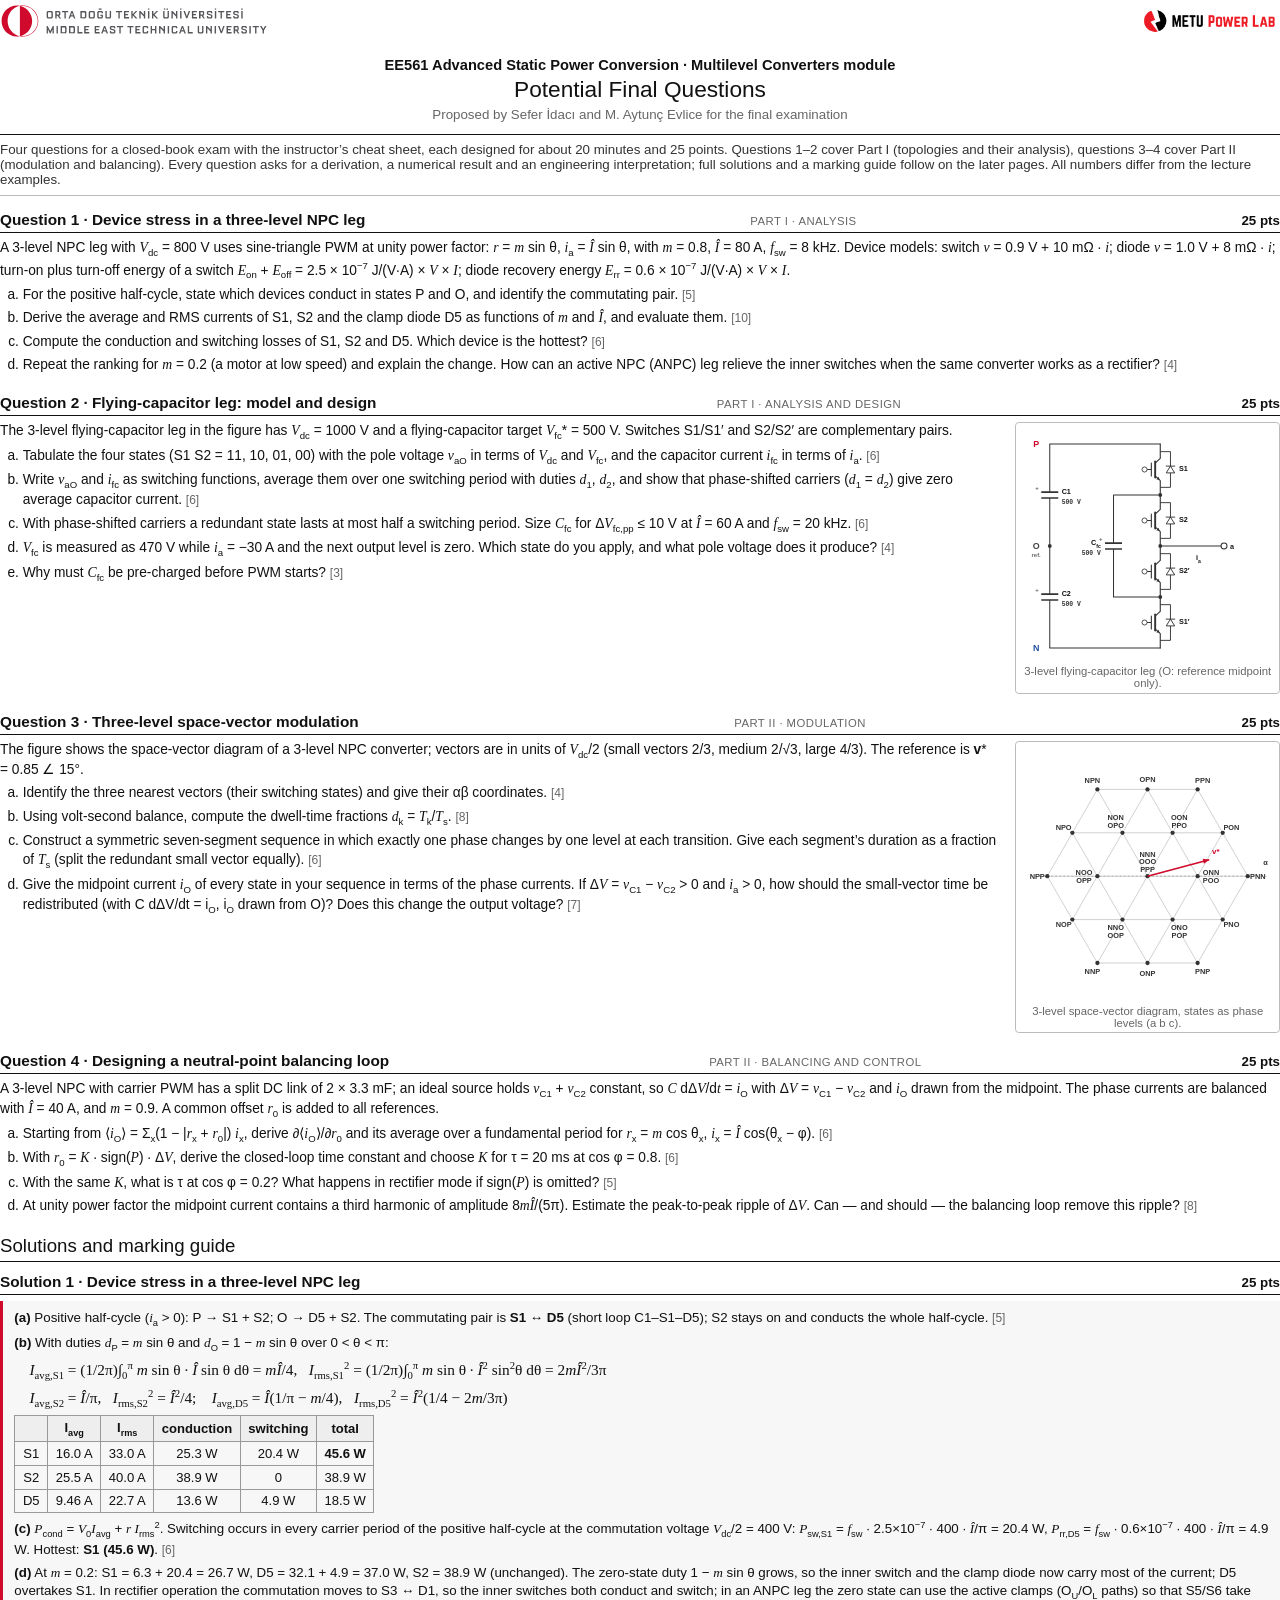
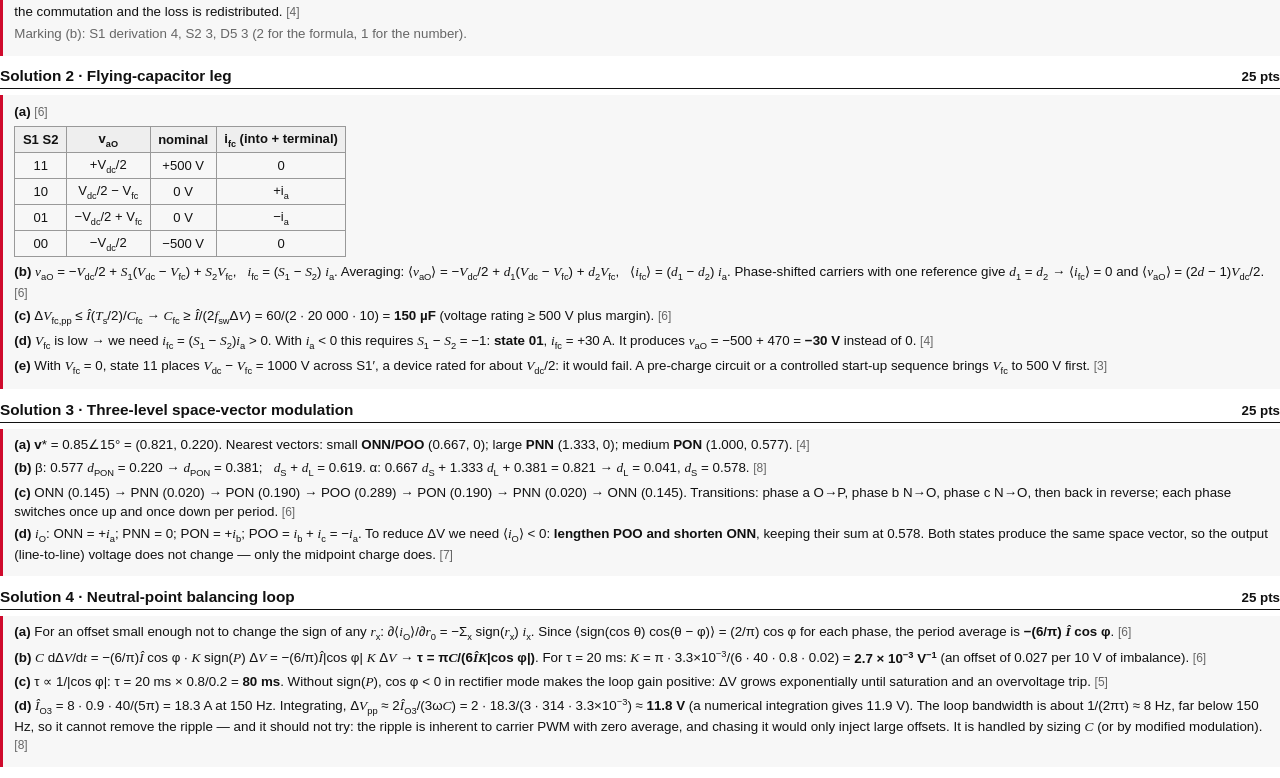
<file: quiz/src/final_questions.html>
<!doctype html>
<html lang="en">
<head>
<meta charset="utf-8">
<title>EE561 Multilevel Converters — Potential Final Questions</title>
<link rel="stylesheet" href="handout.css">
<style>
  @page { size: A4; margin: 13mm 15mm 14mm; @bottom-right { content: "Potential final questions · page " counter(page) " of " counter(pages); font: 8pt Calibri, sans-serif; color: #666; } }
  .q { break-inside: avoid; margin-bottom: 5mm; }
  .sol { break-inside: avoid; }
  .intro { font-size: 10pt; color: var(--ink2); border-top: 1.5px solid var(--ink); border-bottom: 1px solid var(--line); padding: 2mm 0; margin-bottom: 4mm; }
  .figside { display: grid; grid-template-columns: 1fr 70mm; gap: 5mm; align-items: start; }
  .hexwrap { border: 1px solid var(--line); border-radius: 1mm; padding: 1mm; }
  .hexwrap .cap, .fig .cap { font-size: 8.5pt; color: var(--muted); text-align: center; }
</style>
</head>
<body>
<div class="doc">
  <div class="top"><img class="odtu" src="../../slides/Interactive_Deck/img/odtu_logo.svg" alt="ODTÜ"><img class="pl" src="../../slides/Interactive_Deck/img/powerlab_logo.png" alt="METU PowerLab"></div>
  <div class="title">
    <div class="c1">EE561 Advanced Static Power Conversion · Multilevel Converters module</div>
    <div class="c2">Potential Final Questions</div>
    <div class="c3">Proposed by Sefer İdacı and M. Aytunç Evlice for the final examination</div>
  </div>
  <div class="intro">Four questions for a closed-book exam with the instructor’s cheat sheet, each designed for about 20 minutes and 25 points. Questions 1–2 cover Part I (topologies and their analysis), questions 3–4 cover Part II (modulation and balancing). Every question asks for a derivation, a numerical result and an engineering interpretation; full solutions and a marking guide follow on the later pages. All numbers differ from the lecture examples.</div>

  <!-- ===================================================== Q1 -->
  <div class="q">
    <div class="qh"><b>Question 1 · Device stress in a three-level NPC leg</b><span class="tag">Part I · analysis</span><span class="pts">25 pts</span></div>
    <p>A 3-level NPC leg with <span class="m">V</span><sub>dc</sub> = 800 V uses sine-triangle PWM at unity power factor: <span class="m">r</span> = <span class="m">m</span> sin θ, <span class="m">i</span><sub>a</sub> = <span class="m">Î</span> sin θ, with <span class="m">m</span> = 0.8, <span class="m">Î</span> = 80 A, <span class="m">f</span><sub>sw</sub> = 8 kHz. Device models: switch <span class="m">v</span> = 0.9 V + 10 mΩ · <span class="m">i</span>; diode <span class="m">v</span> = 1.0 V + 8 mΩ · <span class="m">i</span>; turn-on plus turn-off energy of a switch <span class="m">E</span><sub>on</sub> + <span class="m">E</span><sub>off</sub> = 2.5 × 10<sup>−7</sup> J/(V·A) × <span class="m">V</span> × <span class="m">I</span>; diode recovery energy <span class="m">E</span><sub>rr</sub> = 0.6 × 10<sup>−7</sup> J/(V·A) × <span class="m">V</span> × <span class="m">I</span>.</p>
    <ol class="parts" type="a">
      <li>For the positive half-cycle, state which devices conduct in states P and O, and identify the commutating pair. <span class="pp">[5]</span></li>
      <li>Derive the average and RMS currents of S1, S2 and the clamp diode D5 as functions of <span class="m">m</span> and <span class="m">Î</span>, and evaluate them. <span class="pp">[10]</span></li>
      <li>Compute the conduction and switching losses of S1, S2 and D5. Which device is the hottest? <span class="pp">[6]</span></li>
      <li>Repeat the ranking for <span class="m">m</span> = 0.2 (a motor at low speed) and explain the change. How can an active NPC (ANPC) leg relieve the inner switches when the same converter works as a rectifier? <span class="pp">[4]</span></li>
    </ol>
  </div>

  <!-- ===================================================== Q2 -->
  <div class="q">
    <div class="qh"><b>Question 2 · Flying-capacitor leg: model and design</b><span class="tag">Part I · analysis and design</span><span class="pts">25 pts</span></div>
    <div class="figside">
      <div>
        <p>The 3-level flying-capacitor leg in the figure has <span class="m">V</span><sub>dc</sub> = 1000 V and a flying-capacitor target <span class="m">V</span><sub>fc</sub>* = 500 V. Switches S1/S1′ and S2/S2′ are complementary pairs.</p>
        <ol class="parts" type="a">
          <li>Tabulate the four states (S1 S2 = 11, 10, 01, 00) with the pole voltage <span class="m">v</span><sub>aO</sub> in terms of <span class="m">V</span><sub>dc</sub> and <span class="m">V</span><sub>fc</sub>, and the capacitor current <span class="m">i</span><sub>fc</sub> in terms of <span class="m">i</span><sub>a</sub>. <span class="pp">[6]</span></li>
          <li>Write <span class="m">v</span><sub>aO</sub> and <span class="m">i</span><sub>fc</sub> as switching functions, average them over one switching period with duties <span class="m">d</span><sub>1</sub>, <span class="m">d</span><sub>2</sub>, and show that phase-shifted carriers (<span class="m">d</span><sub>1</sub> = <span class="m">d</span><sub>2</sub>) give zero average capacitor current. <span class="pp">[6]</span></li>
          <li>With phase-shifted carriers a redundant state lasts at most half a switching period. Size <span class="m">C</span><sub>fc</sub> for Δ<span class="m">V</span><sub>fc,pp</sub> ≤ 10 V at <span class="m">Î</span> = 60 A and <span class="m">f</span><sub>sw</sub> = 20 kHz. <span class="pp">[6]</span></li>
          <li><span class="m">V</span><sub>fc</sub> is measured as 470 V while <span class="m">i</span><sub>a</sub> = −30 A and the next output level is zero. Which state do you apply, and what pole voltage does it produce? <span class="pp">[4]</span></li>
          <li>Why must <span class="m">C</span><sub>fc</sub> be pre-charged before PWM starts? <span class="pp">[3]</span></li>
        </ol>
      </div>
      <div class="fig"><div id="fcfig"></div><div class="cap">3-level flying-capacitor leg (O: reference midpoint only).</div></div>
    </div>
  </div>

  <!-- ===================================================== Q3 -->
  <div class="q">
    <div class="qh"><b>Question 3 · Three-level space-vector modulation</b><span class="tag">Part II · modulation</span><span class="pts">25 pts</span></div>
    <div class="figside">
      <div>
        <p>The figure shows the space-vector diagram of a 3-level NPC converter; vectors are in units of <span class="m">V</span><sub>dc</sub>/2 (small vectors 2/3, medium 2/√3, large 4/3). The reference is <b>v</b>* = 0.85 ∠ 15°.</p>
        <ol class="parts" type="a">
          <li>Identify the three nearest vectors (their switching states) and give their αβ coordinates. <span class="pp">[4]</span></li>
          <li>Using volt-second balance, compute the dwell-time fractions <span class="m">d</span><sub>k</sub> = <span class="m">T</span><sub>k</sub>/<span class="m">T</span><sub>s</sub>. <span class="pp">[8]</span></li>
          <li>Construct a symmetric seven-segment sequence in which exactly one phase changes by one level at each transition. Give each segment’s duration as a fraction of <span class="m">T</span><sub>s</sub> (split the redundant small vector equally). <span class="pp">[6]</span></li>
          <li>Give the midpoint current <span class="m">i</span><sub>O</sub> of every state in your sequence in terms of the phase currents. If Δ<span class="m">V</span> = <span class="m">v</span><sub>C1</sub> − <span class="m">v</span><sub>C2</sub> &gt; 0 and <span class="m">i</span><sub>a</sub> &gt; 0, how should the small-vector time be redistributed (with C dΔV/dt = i<sub>O</sub>, i<sub>O</sub> drawn from O)? Does this change the output voltage? <span class="pp">[7]</span></li>
        </ol>
      </div>
      <div class="hexwrap"><div id="hexfig"></div><div class="cap">3-level space-vector diagram, states as phase levels (a b c).</div></div>
    </div>
  </div>

  <!-- ===================================================== Q4 -->
  <div class="q">
    <div class="qh"><b>Question 4 · Designing a neutral-point balancing loop</b><span class="tag">Part II · balancing and control</span><span class="pts">25 pts</span></div>
    <p>A 3-level NPC with carrier PWM has a split DC link of 2 × 3.3 mF; an ideal source holds <span class="m">v</span><sub>C1</sub> + <span class="m">v</span><sub>C2</sub> constant, so <span class="m">C</span> dΔ<span class="m">V</span>/d<span class="m">t</span> = <span class="m">i</span><sub>O</sub> with Δ<span class="m">V</span> = <span class="m">v</span><sub>C1</sub> − <span class="m">v</span><sub>C2</sub> and <span class="m">i</span><sub>O</sub> drawn from the midpoint. The phase currents are balanced with <span class="m">Î</span> = 40 A, and <span class="m">m</span> = 0.9. A common offset <span class="m">r</span><sub>0</sub> is added to all references.</p>
    <ol class="parts" type="a">
      <li>Starting from ⟨<span class="m">i</span><sub>O</sub>⟩ = Σ<sub>x</sub>(1 − |<span class="m">r</span><sub>x</sub> + <span class="m">r</span><sub>0</sub>|) <span class="m">i</span><sub>x</sub>, derive ∂⟨<span class="m">i</span><sub>O</sub>⟩/∂<span class="m">r</span><sub>0</sub> and its average over a fundamental period for <span class="m">r</span><sub>x</sub> = <span class="m">m</span> cos θ<sub>x</sub>, <span class="m">i</span><sub>x</sub> = <span class="m">Î</span> cos(θ<sub>x</sub> − φ). <span class="pp">[6]</span></li>
      <li>With <span class="m">r</span><sub>0</sub> = <span class="m">K</span> · sign(<span class="m">P</span>) · Δ<span class="m">V</span>, derive the closed-loop time constant and choose <span class="m">K</span> for τ = 20 ms at cos φ = 0.8. <span class="pp">[6]</span></li>
      <li>With the same <span class="m">K</span>, what is τ at cos φ = 0.2? What happens in rectifier mode if sign(<span class="m">P</span>) is omitted? <span class="pp">[5]</span></li>
      <li>At unity power factor the midpoint current contains a third harmonic of amplitude 8<span class="m">mÎ</span>/(5π). Estimate the peak-to-peak ripple of Δ<span class="m">V</span>. Can — and should — the balancing loop remove this ripple? <span class="pp">[8]</span></li>
    </ol>
  </div>

  <!-- ===================================================== SOLUTIONS -->
  <h2 class="sec brk">Solutions and marking guide</h2>

  <div class="qh"><b>Solution 1 · Device stress in a three-level NPC leg</b><span class="pts">25 pts</span></div>
  <div class="sol">
    <p><b>(a)</b> Positive half-cycle (<span class="m">i</span><sub>a</sub> &gt; 0): P → S1 + S2; O → D5 + S2. The commutating pair is <b>S1 ↔ D5</b> (short loop C1–S1–D5); S2 stays on and conducts the whole half-cycle. <span class="mark">[5]</span></p>
    <p><b>(b)</b> With duties <span class="m">d</span><sub>P</sub> = <span class="m">m</span> sin θ and <span class="m">d</span><sub>O</sub> = 1 − <span class="m">m</span> sin θ over 0 &lt; θ &lt; π:</p>
    <div class="eq"><span class="m">I</span><sub>avg,S1</sub> = (1/2π)∫<sub>0</sub><sup>π</sup> <span class="m">m</span> sin θ · <span class="m">Î</span> sin θ dθ = <span class="m">mÎ</span>/4, &nbsp; <span class="m">I</span><sub>rms,S1</sub><sup>2</sup> = (1/2π)∫<sub>0</sub><sup>π</sup> <span class="m">m</span> sin θ · <span class="m">Î</span><sup>2</sup> sin<sup>2</sup>θ dθ = 2<span class="m">mÎ</span><sup>2</sup>/3π</div>
    <div class="eq"><span class="m">I</span><sub>avg,S2</sub> = <span class="m">Î</span>/π, &nbsp; <span class="m">I</span><sub>rms,S2</sub><sup>2</sup> = <span class="m">Î</span><sup>2</sup>/4; &nbsp;&nbsp; <span class="m">I</span><sub>avg,D5</sub> = <span class="m">Î</span>(1/π − <span class="m">m</span>/4), &nbsp; <span class="m">I</span><sub>rms,D5</sub><sup>2</sup> = <span class="m">Î</span><sup>2</sup>(1/4 − 2<span class="m">m</span>/3π)</div>
    <table class="key">
      <tr><th></th><th>I<sub>avg</sub></th><th>I<sub>rms</sub></th><th>conduction</th><th>switching</th><th>total</th></tr>
      <tr><td>S1</td><td>16.0 A</td><td>33.0 A</td><td>25.3 W</td><td>20.4 W</td><td><b>45.6 W</b></td></tr>
      <tr><td>S2</td><td>25.5 A</td><td>40.0 A</td><td>38.9 W</td><td>0</td><td>38.9 W</td></tr>
      <tr><td>D5</td><td>9.46 A</td><td>22.7 A</td><td>13.6 W</td><td>4.9 W</td><td>18.5 W</td></tr>
    </table>
    <p><b>(c)</b> <span class="m">P</span><sub>cond</sub> = <span class="m">V</span><sub>0</sub><span class="m">I</span><sub>avg</sub> + <span class="m">r I</span><sub>rms</sub><sup>2</sup>. Switching occurs in every carrier period of the positive half-cycle at the commutation voltage <span class="m">V</span><sub>dc</sub>/2 = 400 V: <span class="m">P</span><sub>sw,S1</sub> = <span class="m">f</span><sub>sw</sub> · 2.5×10<sup>−7</sup> · 400 · <span class="m">Î</span>/π = 20.4 W, <span class="m">P</span><sub>rr,D5</sub> = <span class="m">f</span><sub>sw</sub> · 0.6×10<sup>−7</sup> · 400 · <span class="m">Î</span>/π = 4.9 W. Hottest: <b>S1 (45.6 W)</b>. <span class="mark">[6]</span></p>
    <p><b>(d)</b> At <span class="m">m</span> = 0.2: S1 = 6.3 + 20.4 = 26.7 W, D5 = 32.1 + 4.9 = 37.0 W, S2 = 38.9 W (unchanged). The zero-state duty 1 − <span class="m">m</span> sin θ grows, so the inner switch and the clamp diode now carry most of the current; D5 overtakes S1. In rectifier operation the commutation moves to S3 ↔ D1, so the inner switches both conduct and switch; in an ANPC leg the zero state can use the active clamps (O<sub>U</sub>/O<sub>L</sub> paths) so that S5/S6 take the commutation and the loss is redistributed. <span class="mark">[4]</span></p>
    <p class="mark">Marking (b): S1 derivation 4, S2 3, D5 3 (2 for the formula, 1 for the number).</p>
  </div>

  <div class="qh"><b>Solution 2 · Flying-capacitor leg</b><span class="pts">25 pts</span></div>
  <div class="sol">
    <p><b>(a)</b> <span class="mark">[6]</span></p>
    <table class="key">
      <tr><th>S1 S2</th><th>v<sub>aO</sub></th><th>nominal</th><th>i<sub>fc</sub> (into + terminal)</th></tr>
      <tr><td>11</td><td>+V<sub>dc</sub>/2</td><td>+500 V</td><td>0</td></tr>
      <tr><td>10</td><td>V<sub>dc</sub>/2 − V<sub>fc</sub></td><td>0 V</td><td>+i<sub>a</sub></td></tr>
      <tr><td>01</td><td>−V<sub>dc</sub>/2 + V<sub>fc</sub></td><td>0 V</td><td>−i<sub>a</sub></td></tr>
      <tr><td>00</td><td>−V<sub>dc</sub>/2</td><td>−500 V</td><td>0</td></tr>
    </table>
    <p><b>(b)</b> <span class="m">v</span><sub>aO</sub> = −<span class="m">V</span><sub>dc</sub>/2 + <span class="m">S</span><sub>1</sub>(<span class="m">V</span><sub>dc</sub> − <span class="m">V</span><sub>fc</sub>) + <span class="m">S</span><sub>2</sub><span class="m">V</span><sub>fc</sub>, &nbsp; <span class="m">i</span><sub>fc</sub> = (<span class="m">S</span><sub>1</sub> − <span class="m">S</span><sub>2</sub>) <span class="m">i</span><sub>a</sub>. Averaging: ⟨<span class="m">v</span><sub>aO</sub>⟩ = −<span class="m">V</span><sub>dc</sub>/2 + <span class="m">d</span><sub>1</sub>(<span class="m">V</span><sub>dc</sub> − <span class="m">V</span><sub>fc</sub>) + <span class="m">d</span><sub>2</sub><span class="m">V</span><sub>fc</sub>, &nbsp; ⟨<span class="m">i</span><sub>fc</sub>⟩ = (<span class="m">d</span><sub>1</sub> − <span class="m">d</span><sub>2</sub>) <span class="m">i</span><sub>a</sub>. Phase-shifted carriers with one reference give <span class="m">d</span><sub>1</sub> = <span class="m">d</span><sub>2</sub> → ⟨<span class="m">i</span><sub>fc</sub>⟩ = 0 and ⟨<span class="m">v</span><sub>aO</sub>⟩ = (2<span class="m">d</span> − 1)<span class="m">V</span><sub>dc</sub>/2. <span class="mark">[6]</span></p>
    <p><b>(c)</b> Δ<span class="m">V</span><sub>fc,pp</sub> ≤ <span class="m">Î</span>(<span class="m">T</span><sub>s</sub>/2)/<span class="m">C</span><sub>fc</sub> → <span class="m">C</span><sub>fc</sub> ≥ <span class="m">Î</span>/(2<span class="m">f</span><sub>sw</sub>Δ<span class="m">V</span>) = 60/(2 · 20 000 · 10) = <b>150 µF</b> (voltage rating ≥ 500 V plus margin). <span class="mark">[6]</span></p>
    <p><b>(d)</b> <span class="m">V</span><sub>fc</sub> is low → we need <span class="m">i</span><sub>fc</sub> = (<span class="m">S</span><sub>1</sub> − <span class="m">S</span><sub>2</sub>)<span class="m">i</span><sub>a</sub> &gt; 0. With <span class="m">i</span><sub>a</sub> &lt; 0 this requires <span class="m">S</span><sub>1</sub> − <span class="m">S</span><sub>2</sub> = −1: <b>state 01</b>, <span class="m">i</span><sub>fc</sub> = +30 A. It produces <span class="m">v</span><sub>aO</sub> = −500 + 470 = <b>−30 V</b> instead of 0. <span class="mark">[4]</span></p>
    <p><b>(e)</b> With <span class="m">V</span><sub>fc</sub> = 0, state 11 places <span class="m">V</span><sub>dc</sub> − <span class="m">V</span><sub>fc</sub> = 1000 V across S1′, a device rated for about <span class="m">V</span><sub>dc</sub>/2: it would fail. A pre-charge circuit or a controlled start-up sequence brings <span class="m">V</span><sub>fc</sub> to 500 V first. <span class="mark">[3]</span></p>
  </div>

  <div class="qh"><b>Solution 3 · Three-level space-vector modulation</b><span class="pts">25 pts</span></div>
  <div class="sol">
    <p><b>(a)</b> <b>v</b>* = 0.85∠15° = (0.821, 0.220). Nearest vectors: small <b>ONN/POO</b> (0.667, 0); large <b>PNN</b> (1.333, 0); medium <b>PON</b> (1.000, 0.577). <span class="mark">[4]</span></p>
    <p><b>(b)</b> β: 0.577 <span class="m">d</span><sub>PON</sub> = 0.220 → <span class="m">d</span><sub>PON</sub> = 0.381; &nbsp; <span class="m">d</span><sub>S</sub> + <span class="m">d</span><sub>L</sub> = 0.619. α: 0.667 <span class="m">d</span><sub>S</sub> + 1.333 <span class="m">d</span><sub>L</sub> + 0.381 = 0.821 → <span class="m">d</span><sub>L</sub> = 0.041, <span class="m">d</span><sub>S</sub> = 0.578. <span class="mark">[8]</span></p>
    <p><b>(c)</b> ONN (0.145) → PNN (0.020) → PON (0.190) → POO (0.289) → PON (0.190) → PNN (0.020) → ONN (0.145). Transitions: phase a O→P, phase b N→O, phase c N→O, then back in reverse; each phase switches once up and once down per period. <span class="mark">[6]</span></p>
    <p><b>(d)</b> <span class="m">i</span><sub>O</sub>: ONN = +<span class="m">i</span><sub>a</sub>; PNN = 0; PON = +<span class="m">i</span><sub>b</sub>; POO = <span class="m">i</span><sub>b</sub> + <span class="m">i</span><sub>c</sub> = −<span class="m">i</span><sub>a</sub>. To reduce ΔV we need ⟨<span class="m">i</span><sub>O</sub>⟩ &lt; 0: <b>lengthen POO and shorten ONN</b>, keeping their sum at 0.578. Both states produce the same space vector, so the output (line-to-line) voltage does not change — only the midpoint charge does. <span class="mark">[7]</span></p>
  </div>

  <div class="qh"><b>Solution 4 · Neutral-point balancing loop</b><span class="pts">25 pts</span></div>
  <div class="sol">
    <p><b>(a)</b> For an offset small enough not to change the sign of any <span class="m">r</span><sub>x</sub>: ∂⟨<span class="m">i</span><sub>O</sub>⟩/∂<span class="m">r</span><sub>0</sub> = −Σ<sub>x</sub> sign(<span class="m">r</span><sub>x</sub>) <span class="m">i</span><sub>x</sub>. Since ⟨sign(cos θ) cos(θ − φ)⟩ = (2/π) cos φ for each phase, the period average is <b>−(6/π) <span class="m">Î</span> cos φ</b>. <span class="mark">[6]</span></p>
    <p><b>(b)</b> <span class="m">C</span> dΔ<span class="m">V</span>/d<span class="m">t</span> = −(6/π)<span class="m">Î</span> cos φ · <span class="m">K</span> sign(<span class="m">P</span>) Δ<span class="m">V</span> = −(6/π)<span class="m">Î</span>|cos φ| <span class="m">K</span> Δ<span class="m">V</span> → <b>τ = π<span class="m">C</span>/(6<span class="m">ÎK</span>|cos φ|)</b>. For τ = 20 ms: <span class="m">K</span> = π · 3.3×10<sup>−3</sup>/(6 · 40 · 0.8 · 0.02) = <b>2.7 × 10<sup>−3</sup> V<sup>−1</sup></b> (an offset of 0.027 per 10 V of imbalance). <span class="mark">[6]</span></p>
    <p><b>(c)</b> τ ∝ 1/|cos φ|: τ = 20 ms × 0.8/0.2 = <b>80 ms</b>. Without sign(<span class="m">P</span>), cos φ &lt; 0 in rectifier mode makes the loop gain positive: ΔV grows exponentially until saturation and an overvoltage trip. <span class="mark">[5]</span></p>
    <p><b>(d)</b> <span class="m">Î</span><sub>O3</sub> = 8 · 0.9 · 40/(5π) = 18.3 A at 150 Hz. Integrating, Δ<span class="m">V</span><sub>pp</sub> ≈ 2<span class="m">Î</span><sub>O3</sub>/(3ω<span class="m">C</span>) = 2 · 18.3/(3 · 314 · 3.3×10<sup>−3</sup>) ≈ <b>11.8 V</b> (a numerical integration gives 11.9 V). The loop bandwidth is about 1/(2πτ) ≈ 8 Hz, far below 150 Hz, so it cannot remove the ripple — and it should not try: the ripple is inherent to carrier PWM with zero average, and chasing it would only inject large offsets. It is handled by sizing <span class="m">C</span> (or by modified modulation). <span class="mark">[8]</span></p>
  </div>
</div>

<script src="keep_together.js"></script>
<script src="../../slides/Interactive_Deck/js/kit.js"></script>
<script src="../../slides/Interactive_Deck/js/sim-leg.js"></script>
<script>
  // Flying-capacitor leg, printed blank (no current path, no voltage labels)
  SIMS.legfig(document.getElementById('fcfig'), { topo: 'fc', v: { v1: 500, v2: 500, vf: 500 }, figs: [{ state: '11', sign: 0 }] });

  // 3-level space-vector diagram with the reference v* = 0.85 / 15 deg
  (function () {
    const NS = 'http://www.w3.org/2000/svg', W = 380, sc = 112, cx = W / 2, cy = W / 2 + 4, SQ3 = Math.sqrt(3);
    const s = (tag, a, txt) => { const e = document.createElementNS(NS, tag); for (const k in a) e.setAttribute(k, a[k]); if (txt != null) e.textContent = txt; return e; };
    const svg = s('svg', { viewBox: `0 0 ${W} ${W}`, class: 'hexfig', width: '100%' });
    const pts = {};
    for (let a = 0; a < 3; a++) for (let b = 0; b < 3; b++) for (let c = 0; c < 3; c++) {
      const xa = a - 1, xb = b - 1, xc = c - 1;
      const al = (2 / 3) * (xa - xb / 2 - xc / 2), be = (xb - xc) / SQ3;
      const key = al.toFixed(3) + ',' + be.toFixed(3);
      (pts[key] = pts[key] || { al, be, st: [] }).st.push('NOP'[a] + 'NOP'[b] + 'NOP'[c]);
    }
    const P = Object.values(pts), X = (v) => cx + v * sc, Y = (v) => cy - v * sc;
    for (let i = 0; i < P.length; i++) for (let j = i + 1; j < P.length; j++) {
      const d = Math.hypot(P[i].al - P[j].al, P[i].be - P[j].be);
      if (Math.abs(d - 2 / 3) < 1e-3) svg.append(s('line', { x1: X(P[i].al), y1: Y(P[i].be), x2: X(P[j].al), y2: Y(P[j].be), stroke: '#bbb', 'stroke-width': 1 }));
    }
    svg.append(s('line', { x1: X(-1.55), y1: Y(0), x2: X(1.6), y2: Y(0), stroke: '#888', 'stroke-width': 0.8, 'stroke-dasharray': '3 3' }));
    svg.append(s('text', { x: X(1.6), y: Y(0) - 16, 'text-anchor': 'end' }, 'α'));
    for (const p of P) {
      const r = Math.hypot(p.al, p.be);
      svg.append(s('circle', { cx: X(p.al), cy: Y(p.be), r: 3.2, fill: '#333' }));
      const ux = r > 1e-6 ? p.al / r : 0, uy = r > 1e-6 ? p.be / r : 1, off = r > 1e-6 ? 15 + (p.st.length - 1) * 5 : 22;
      p.st.forEach((t, k) => svg.append(s('text', { x: X(p.al) + ux * off, y: Y(p.be) - uy * off + 4 + (k - (p.st.length - 1) / 2) * 11, 'text-anchor': 'middle' }, t)));
    }
    const th = 15 * Math.PI / 180, m = 0.85, tx = X(m * Math.cos(th)), ty = Y(m * Math.sin(th));
    svg.append(s('line', { x1: cx, y1: cy, x2: tx, y2: ty, stroke: '#cf0a2c', 'stroke-width': 2.4 }));
    const ang = Math.atan2(ty - cy, tx - cx);
    svg.append(s('path', { d: `M${tx},${ty} L${tx - 10 * Math.cos(ang - 0.4)},${ty - 10 * Math.sin(ang - 0.4)} L${tx - 10 * Math.cos(ang + 0.4)},${ty - 10 * Math.sin(ang + 0.4)} Z`, fill: '#cf0a2c' }));
    svg.append(s('text', { x: tx + 4, y: ty - 8, fill: '#cf0a2c', style: 'font-weight:700;font-size:12px;fill:#cf0a2c' }, 'v*'));
    document.getElementById('hexfig').append(svg);
  })();
</script>
</body>
</html>
</file>
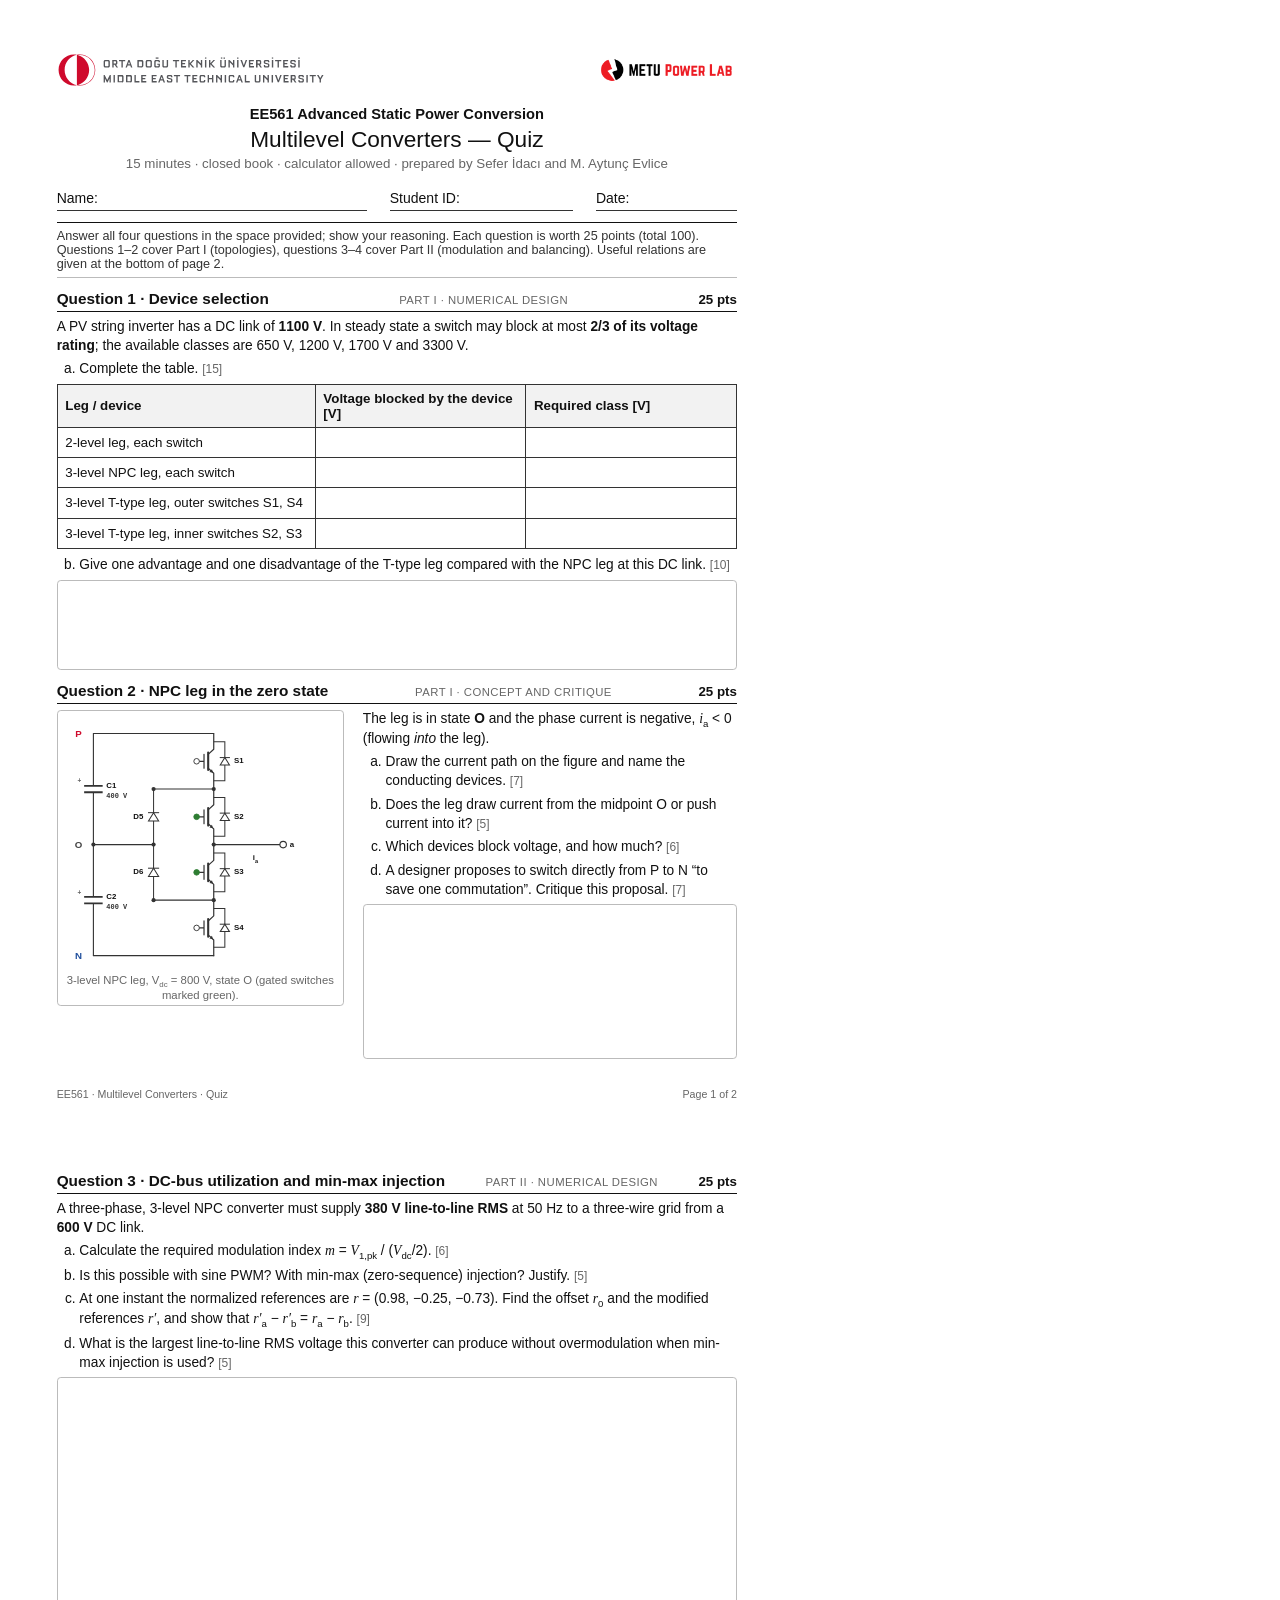
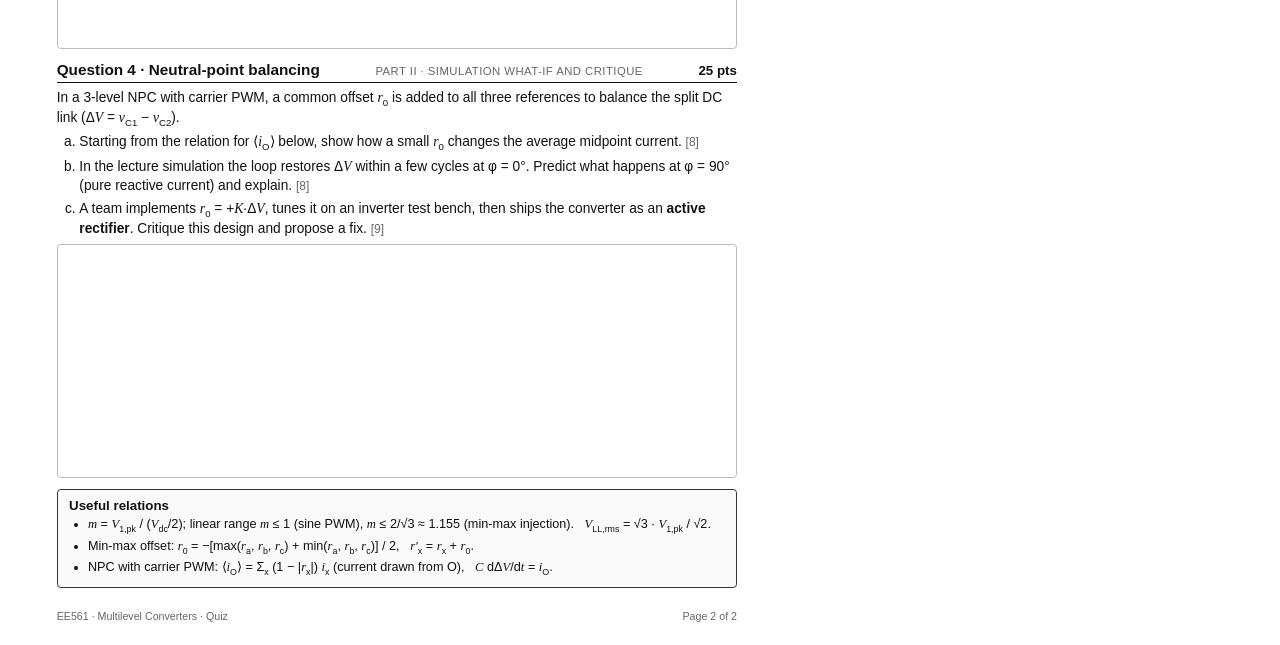
<file: quiz/src/quiz.html>
<!doctype html>
<html lang="en">
<head>
<meta charset="utf-8">
<title>EE561 Multilevel Converters — Quiz</title>
<link rel="stylesheet" href="handout.css">
</head>
<body>

<!-- ============================== PAGE 1 ============================== -->
<div class="page">
  <div class="top"><img class="odtu" src="../../slides/Interactive_Deck/img/odtu_logo.svg" alt="ODTÜ"><img class="pl" src="../../slides/Interactive_Deck/img/powerlab_logo.png" alt="METU PowerLab"></div>
  <div class="title">
    <div class="c1">EE561 Advanced Static Power Conversion</div>
    <div class="c2">Multilevel Converters — Quiz</div>
    <div class="c3">15 minutes · closed book · calculator allowed · prepared by Sefer İdacı and M. Aytunç Evlice</div>
  </div>
  <div class="fields"><span>Name:</span><span>Student ID:</span><span>Date:</span></div>
  <div class="instr">Answer all four questions in the space provided; show your reasoning. Each question is worth 25 points (total 100). Questions 1–2 cover Part I (topologies), questions 3–4 cover Part II (modulation and balancing). Useful relations are given at the bottom of page 2.</div>

  <div class="q">
    <div class="qh"><b>Question 1 · Device selection</b><span class="tag">Part I · numerical design</span><span class="pts">25 pts</span></div>
    <p>A PV string inverter has a DC link of <b>1100 V</b>. In steady state a switch may block at most <b>2/3 of its voltage rating</b>; the available classes are 650 V, 1200 V, 1700 V and 3300 V.</p>
    <ol class="parts" type="a">
      <li>Complete the table. <span class="pp">[15]</span></li>
    </ol>
    <table class="fill">
      <tr><th style="width:38%">Leg / device</th><th style="width:31%">Voltage blocked by the device [V]</th><th>Required class [V]</th></tr>
      <tr><td>2-level leg, each switch</td><td class="blank"></td><td class="blank"></td></tr>
      <tr><td>3-level NPC leg, each switch</td><td class="blank"></td><td class="blank"></td></tr>
      <tr><td>3-level T-type leg, outer switches S1, S4</td><td class="blank"></td><td class="blank"></td></tr>
      <tr><td>3-level T-type leg, inner switches S2, S3</td><td class="blank"></td><td class="blank"></td></tr>
    </table>
    <ol class="parts" type="a" start="2">
      <li>Give one advantage and one disadvantage of the T-type leg compared with the NPC leg at this DC link. <span class="pp">[10]</span></li>
    </ol>
    <div class="space" style="height:24mm"></div>
  </div>

  <div class="q">
    <div class="qh"><b>Question 2 · NPC leg in the zero state</b><span class="tag">Part I · concept and critique</span><span class="pts">25 pts</span></div>
    <div class="figq">
      <div class="fig"><div id="npcfig"></div><div class="cap">3-level NPC leg, V<sub>dc</sub> = 800 V, state O (gated switches marked green).</div></div>
      <div>
        <p>The leg is in state <b>O</b> and the phase current is negative, <span class="m">i</span><sub>a</sub> &lt; 0 (flowing <i>into</i> the leg).</p>
        <ol class="parts" type="a">
          <li>Draw the current path on the figure and name the conducting devices. <span class="pp">[7]</span></li>
          <li>Does the leg draw current from the midpoint O or push current into it? <span class="pp">[5]</span></li>
          <li>Which devices block voltage, and how much? <span class="pp">[6]</span></li>
          <li>A designer proposes to switch directly from P to N “to save one commutation”. Critique this proposal. <span class="pp">[7]</span></li>
        </ol>
        <div class="space" style="height:41mm"></div>
      </div>
    </div>
  </div>
  <div class="foot"><span>EE561 · Multilevel Converters · Quiz</span><span>Page 1 of 2</span></div>
</div>

<!-- ============================== PAGE 2 ============================== -->
<div class="page">
  <div class="q">
    <div class="qh"><b>Question 3 · DC-bus utilization and min-max injection</b><span class="tag">Part II · numerical design</span><span class="pts">25 pts</span></div>
    <p>A three-phase, 3-level NPC converter must supply <b>380 V line-to-line RMS</b> at 50 Hz to a three-wire grid from a <b>600 V</b> DC link.</p>
    <ol class="parts" type="a">
      <li>Calculate the required modulation index <span class="m">m</span> = <span class="m">V</span><sub>1,pk</sub> / (<span class="m">V</span><sub>dc</sub>/2). <span class="pp">[6]</span></li>
      <li>Is this possible with sine PWM? With min-max (zero-sequence) injection? Justify. <span class="pp">[5]</span></li>
      <li>At one instant the normalized references are <span class="m">r</span> = (0.98, −0.25, −0.73). Find the offset <span class="m">r</span><sub>0</sub> and the modified references <span class="m">r′</span>, and show that <span class="m">r′</span><sub>a</sub> − <span class="m">r′</span><sub>b</sub> = <span class="m">r</span><sub>a</sub> − <span class="m">r</span><sub>b</sub>. <span class="pp">[9]</span></li>
      <li>What is the largest line-to-line RMS voltage this converter can produce without overmodulation when min-max injection is used? <span class="pp">[5]</span></li>
    </ol>
    <div class="space" style="height:72mm"></div>
  </div>

  <div class="q">
    <div class="qh"><b>Question 4 · Neutral-point balancing</b><span class="tag">Part II · simulation what-if and critique</span><span class="pts">25 pts</span></div>
    <p>In a 3-level NPC with carrier PWM, a common offset <span class="m">r</span><sub>0</sub> is added to all three references to balance the split DC link (Δ<span class="m">V</span> = <span class="m">v</span><sub>C1</sub> − <span class="m">v</span><sub>C2</sub>).</p>
    <ol class="parts" type="a">
      <li>Starting from the relation for ⟨<span class="m">i</span><sub>O</sub>⟩ below, show how a small <span class="m">r</span><sub>0</sub> changes the average midpoint current. <span class="pp">[8]</span></li>
      <li>In the lecture simulation the loop restores Δ<span class="m">V</span> within a few cycles at φ = 0°. Predict what happens at φ = 90° (pure reactive current) and explain. <span class="pp">[8]</span></li>
      <li>A team implements <span class="m">r</span><sub>0</sub> = +<span class="m">K</span>·Δ<span class="m">V</span>, tunes it on an inverter test bench, then ships the converter as an <b>active rectifier</b>. Critique this design and propose a fix. <span class="pp">[9]</span></li>
    </ol>
    <div class="space" style="height:62mm"></div>
  </div>

  <div class="rel">
    <h4>Useful relations</h4>
    <ul>
      <li><span class="m">m</span> = <span class="m">V</span><sub>1,pk</sub> / (<span class="m">V</span><sub>dc</sub>/2); linear range <span class="m">m</span> ≤ 1 (sine PWM), <span class="m">m</span> ≤ 2/√3 ≈ 1.155 (min-max injection). &nbsp; <span class="m">V</span><sub>LL,rms</sub> = √3 · <span class="m">V</span><sub>1,pk</sub> / √2.</li>
      <li>Min-max offset: <span class="m">r</span><sub>0</sub> = −[max(<span class="m">r</span><sub>a</sub>, <span class="m">r</span><sub>b</sub>, <span class="m">r</span><sub>c</sub>) + min(<span class="m">r</span><sub>a</sub>, <span class="m">r</span><sub>b</sub>, <span class="m">r</span><sub>c</sub>)] / 2, &nbsp; <span class="m">r′</span><sub>x</sub> = <span class="m">r</span><sub>x</sub> + <span class="m">r</span><sub>0</sub>.</li>
      <li>NPC with carrier PWM: ⟨<span class="m">i</span><sub>O</sub>⟩ = Σ<sub>x</sub> (1 − |<span class="m">r</span><sub>x</sub>|) <span class="m">i</span><sub>x</sub> (current drawn from O), &nbsp; <span class="m">C</span> dΔ<span class="m">V</span>/d<span class="m">t</span> = <span class="m">i</span><sub>O</sub>.</li>
    </ul>
  </div>
  <div class="foot"><span>EE561 · Multilevel Converters · Quiz</span><span>Page 2 of 2</span></div>
</div>

<script src="../../slides/Interactive_Deck/js/kit.js"></script>
<script src="../../slides/Interactive_Deck/js/sim-leg.js"></script>
<script>
  SIMS.legfig(document.getElementById('npcfig'), { topo: 'npc', figs: [{ state: 'O', sign: 0 }] });
  document.querySelectorAll('#npcfig svg').forEach((s) => s.classList.add('gates'));
</script>
</body>
</html>
</file>
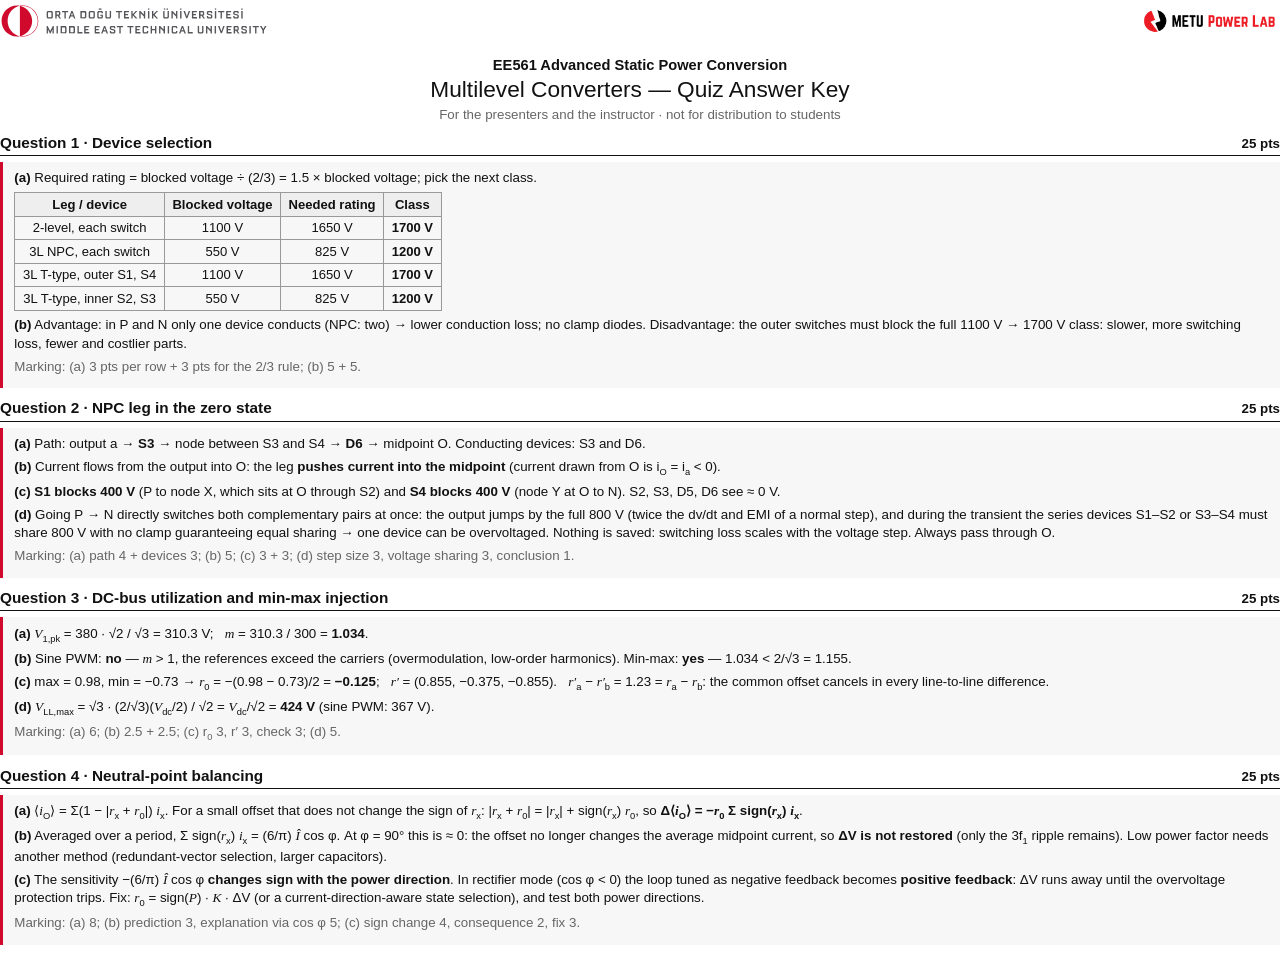
<file: quiz/src/quiz_key.html>
<!doctype html>
<html lang="en">
<head>
<meta charset="utf-8">
<title>EE561 Multilevel Converters — Quiz Answer Key</title>
<link rel="stylesheet" href="handout.css">
<style>
  @page { size: A4; margin: 13mm 15mm 14mm; @bottom-right { content: "Answer key · page " counter(page) " of " counter(pages); font: 8pt Calibri, sans-serif; color: #666; } }
  .sol { break-inside: avoid; }
</style>
</head>
<body>
<div class="doc">
  <div class="top"><img class="odtu" src="../../slides/Interactive_Deck/img/odtu_logo.svg" alt="ODTÜ"><img class="pl" src="../../slides/Interactive_Deck/img/powerlab_logo.png" alt="METU PowerLab"></div>
  <div class="title">
    <div class="c1">EE561 Advanced Static Power Conversion</div>
    <div class="c2">Multilevel Converters — Quiz Answer Key</div>
    <div class="c3">For the presenters and the instructor · not for distribution to students</div>
  </div>

  <div class="qh"><b>Question 1 · Device selection</b><span class="pts">25 pts</span></div>
  <div class="sol">
    <p><b>(a)</b> Required rating = blocked voltage ÷ (2/3) = 1.5 × blocked voltage; pick the next class.</p>
    <table class="key">
      <tr><th>Leg / device</th><th>Blocked voltage</th><th>Needed rating</th><th>Class</th></tr>
      <tr><td>2-level, each switch</td><td>1100 V</td><td>1650 V</td><td><b>1700 V</b></td></tr>
      <tr><td>3L NPC, each switch</td><td>550 V</td><td>825 V</td><td><b>1200 V</b></td></tr>
      <tr><td>3L T-type, outer S1, S4</td><td>1100 V</td><td>1650 V</td><td><b>1700 V</b></td></tr>
      <tr><td>3L T-type, inner S2, S3</td><td>550 V</td><td>825 V</td><td><b>1200 V</b></td></tr>
    </table>
    <p><b>(b)</b> Advantage: in P and N only one device conducts (NPC: two) → lower conduction loss; no clamp diodes. Disadvantage: the outer switches must block the full 1100 V → 1700 V class: slower, more switching loss, fewer and costlier parts.</p>
    <p class="mark">Marking: (a) 3 pts per row + 3 pts for the 2/3 rule; (b) 5 + 5.</p>
  </div>

  <div class="qh"><b>Question 2 · NPC leg in the zero state</b><span class="pts">25 pts</span></div>
  <div class="sol">
    <p><b>(a)</b> Path: output a → <b>S3</b> → node between S3 and S4 → <b>D6</b> → midpoint O. Conducting devices: S3 and D6.</p>
    <p><b>(b)</b> Current flows from the output into O: the leg <b>pushes current into the midpoint</b> (current drawn from O is i<sub>O</sub> = i<sub>a</sub> &lt; 0).</p>
    <p><b>(c)</b> <b>S1 blocks 400 V</b> (P to node X, which sits at O through S2) and <b>S4 blocks 400 V</b> (node Y at O to N). S2, S3, D5, D6 see ≈ 0 V.</p>
    <p><b>(d)</b> Going P → N directly switches both complementary pairs at once: the output jumps by the full 800 V (twice the dv/dt and EMI of a normal step), and during the transient the series devices S1–S2 or S3–S4 must share 800 V with no clamp guaranteeing equal sharing → one device can be overvoltaged. Nothing is saved: switching loss scales with the voltage step. Always pass through O.</p>
    <p class="mark">Marking: (a) path 4 + devices 3; (b) 5; (c) 3 + 3; (d) step size 3, voltage sharing 3, conclusion 1.</p>
  </div>

  <div class="qh"><b>Question 3 · DC-bus utilization and min-max injection</b><span class="pts">25 pts</span></div>
  <div class="sol">
    <p><b>(a)</b> <span class="m">V</span><sub>1,pk</sub> = 380 · √2 / √3 = 310.3 V; &nbsp; <span class="m">m</span> = 310.3 / 300 = <b>1.034</b>.</p>
    <p><b>(b)</b> Sine PWM: <b>no</b> — <span class="m">m</span> &gt; 1, the references exceed the carriers (overmodulation, low-order harmonics). Min-max: <b>yes</b> — 1.034 &lt; 2/√3 = 1.155.</p>
    <p><b>(c)</b> max = 0.98, min = −0.73 → <span class="m">r</span><sub>0</sub> = −(0.98 − 0.73)/2 = <b>−0.125</b>; &nbsp; <span class="m">r′</span> = (0.855, −0.375, −0.855). &nbsp; <span class="m">r′</span><sub>a</sub> − <span class="m">r′</span><sub>b</sub> = 1.23 = <span class="m">r</span><sub>a</sub> − <span class="m">r</span><sub>b</sub>: the common offset cancels in every line-to-line difference.</p>
    <p><b>(d)</b> <span class="m">V</span><sub>LL,max</sub> = √3 · (2/√3)(<span class="m">V</span><sub>dc</sub>/2) / √2 = <span class="m">V</span><sub>dc</sub>/√2 = <b>424 V</b> (sine PWM: 367 V).</p>
    <p class="mark">Marking: (a) 6; (b) 2.5 + 2.5; (c) r<sub>0</sub> 3, r′ 3, check 3; (d) 5.</p>
  </div>

  <div class="qh"><b>Question 4 · Neutral-point balancing</b><span class="pts">25 pts</span></div>
  <div class="sol">
    <p><b>(a)</b> ⟨<span class="m">i</span><sub>O</sub>⟩ = Σ(1 − |<span class="m">r</span><sub>x</sub> + <span class="m">r</span><sub>0</sub>|) <span class="m">i</span><sub>x</sub>. For a small offset that does not change the sign of <span class="m">r</span><sub>x</sub>: |<span class="m">r</span><sub>x</sub> + <span class="m">r</span><sub>0</sub>| = |<span class="m">r</span><sub>x</sub>| + sign(<span class="m">r</span><sub>x</sub>) <span class="m">r</span><sub>0</sub>, so <b>Δ⟨<span class="m">i</span><sub>O</sub>⟩ = −<span class="m">r</span><sub>0</sub> Σ sign(<span class="m">r</span><sub>x</sub>) <span class="m">i</span><sub>x</sub></b>.</p>
    <p><b>(b)</b> Averaged over a period, Σ sign(<span class="m">r</span><sub>x</sub>) <span class="m">i</span><sub>x</sub> = (6/π) <span class="m">Î</span> cos φ. At φ = 90° this is ≈ 0: the offset no longer changes the average midpoint current, so <b>ΔV is not restored</b> (only the 3f<sub>1</sub> ripple remains). Low power factor needs another method (redundant-vector selection, larger capacitors).</p>
    <p><b>(c)</b> The sensitivity −(6/π) <span class="m">Î</span> cos φ <b>changes sign with the power direction</b>. In rectifier mode (cos φ &lt; 0) the loop tuned as negative feedback becomes <b>positive feedback</b>: ΔV runs away until the overvoltage protection trips. Fix: <span class="m">r</span><sub>0</sub> = sign(<span class="m">P</span>) · <span class="m">K</span> · ΔV (or a current-direction-aware state selection), and test both power directions.</p>
    <p class="mark">Marking: (a) 8; (b) prediction 3, explanation via cos φ 5; (c) sign change 4, consequence 2, fix 3.</p>
  </div>
</div>
<script src="keep_together.js"></script>
</body>
</html>
</file>
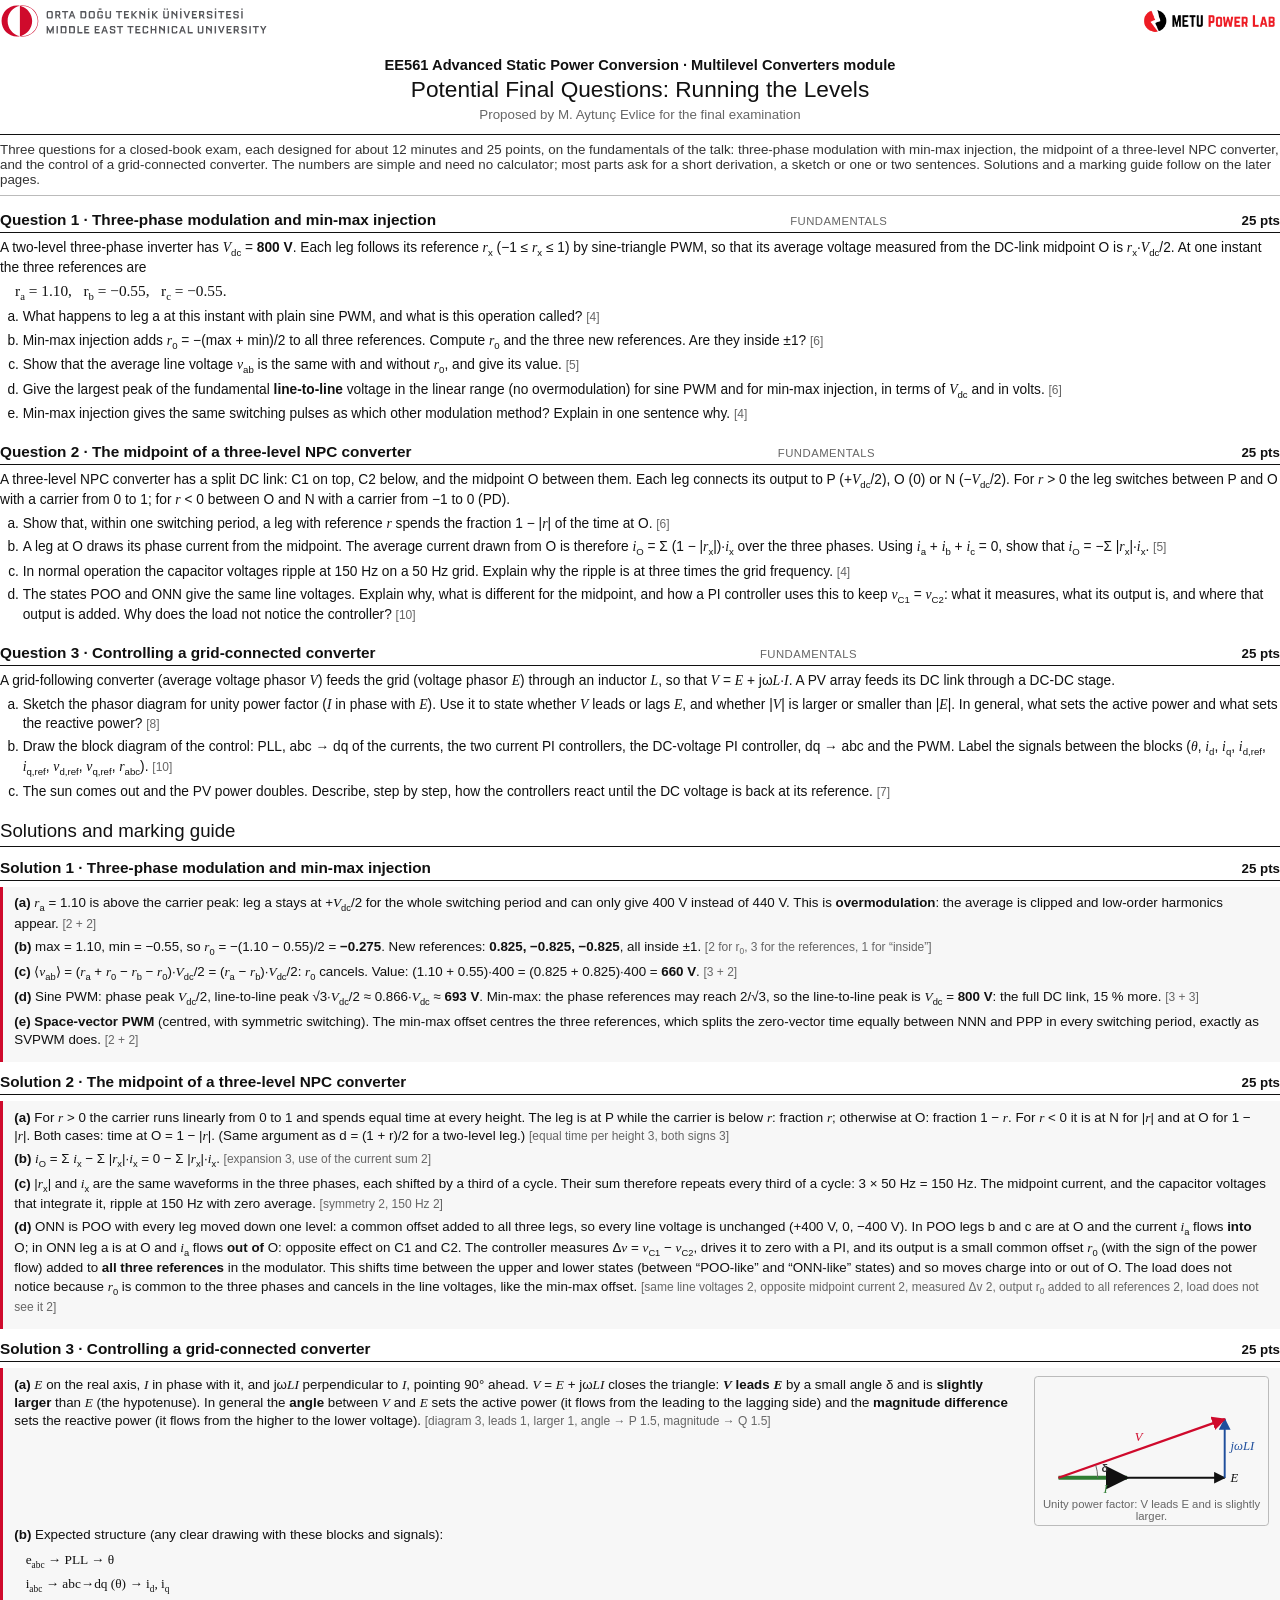
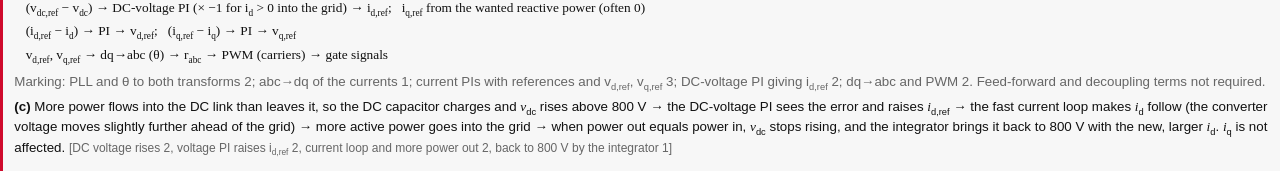
<file: Aytunc_Presentation_and_Materials/quiz/src/final_questions.html>
<!doctype html>
<html lang="en">
<head>
<meta charset="utf-8">
<title>EE561 Multilevel Converters: Running the Levels — Potential Final Questions</title>
<link rel="stylesheet" href="handout.css">
<style>
  @page { size: A4; margin: 13mm 15mm 14mm; @bottom-right { content: "Potential final questions · page " counter(page) " of " counter(pages); font: 8pt Calibri, sans-serif; color: #666; } }
  .q { break-inside: avoid; margin-bottom: 5mm; }
  .sol { break-inside: avoid; }
  .intro { font-size: 10pt; color: var(--ink2); border-top: 1.5px solid var(--ink); border-bottom: 1px solid var(--line); padding: 2mm 0; margin-bottom: 4mm; }
  .figside { display: grid; grid-template-columns: 1fr 62mm; gap: 5mm; align-items: start; }
  .fig .cap { font-size: 8.5pt; color: var(--muted); text-align: center; }
  .chain { font-family: var(--math); font-size: 10pt; line-height: 1.6; margin: 1mm 0 1.5mm 3mm; }
  .pfig text { font: 600 11px Calibri, Carlito, Arial, sans-serif; fill: #333; }
  .pfig .m { font: italic 13px "Cambria Math", Cambria, "Times New Roman", serif; fill: #111; }
</style>
</head>
<body>
<div class="doc">
  <div class="top"><img class="odtu" src="../../Interactive_Deck/img/odtu_logo.svg" alt="ODTÜ"><img class="pl" src="../../Interactive_Deck/img/powerlab_logo.png" alt="METU PowerLab"></div>
  <div class="title">
    <div class="c1">EE561 Advanced Static Power Conversion · Multilevel Converters module</div>
    <div class="c2">Potential Final Questions: Running the Levels</div>
    <div class="c3">Proposed by M. Aytunç Evlice for the final examination</div>
  </div>
  <div class="intro">Three questions for a closed-book exam, each designed for about 12 minutes and 25 points, on the fundamentals of the talk: three-phase modulation with min-max injection, the midpoint of a three-level NPC converter, and the control of a grid-connected converter. The numbers are simple and need no calculator; most parts ask for a short derivation, a sketch or one or two sentences. Solutions and a marking guide follow on the later pages.</div>

  <!-- ===================================================== Q1 -->
  <div class="q">
    <div class="qh"><b>Question 1 · Three-phase modulation and min-max injection</b><span class="tag">fundamentals</span><span class="pts">25 pts</span></div>
    <p>A two-level three-phase inverter has <span class="m">V</span><sub>dc</sub> = <b>800 V</b>. Each leg follows its reference <span class="m">r</span><sub>x</sub> (−1 ≤ <span class="m">r</span><sub>x</sub> ≤ 1) by sine-triangle PWM, so that its average voltage measured from the DC-link midpoint O is <span class="m">r</span><sub>x</sub>·<span class="m">V</span><sub>dc</sub>/2. At one instant the three references are</p>
    <div class="eq">r<sub>a</sub> = 1.10, &nbsp; r<sub>b</sub> = −0.55, &nbsp; r<sub>c</sub> = −0.55.</div>
    <ol class="parts" type="a">
      <li>What happens to leg a at this instant with plain sine PWM, and what is this operation called? <span class="pp">[4]</span></li>
      <li>Min-max injection adds <span class="m">r</span><sub>0</sub> = −(max + min)/2 to all three references. Compute <span class="m">r</span><sub>0</sub> and the three new references. Are they inside ±1? <span class="pp">[6]</span></li>
      <li>Show that the average line voltage <span class="m">v</span><sub>ab</sub> is the same with and without <span class="m">r</span><sub>0</sub>, and give its value. <span class="pp">[5]</span></li>
      <li>Give the largest peak of the fundamental <b>line-to-line</b> voltage in the linear range (no overmodulation) for sine PWM and for min-max injection, in terms of <span class="m">V</span><sub>dc</sub> and in volts. <span class="pp">[6]</span></li>
      <li>Min-max injection gives the same switching pulses as which other modulation method? Explain in one sentence why. <span class="pp">[4]</span></li>
    </ol>
  </div>

  <!-- ===================================================== Q2 -->
  <div class="q">
    <div class="qh"><b>Question 2 · The midpoint of a three-level NPC converter</b><span class="tag">fundamentals</span><span class="pts">25 pts</span></div>
    <p>A three-level NPC converter has a split DC link: C1 on top, C2 below, and the midpoint O between them. Each leg connects its output to P (+<span class="m">V</span><sub>dc</sub>/2), O (0) or N (−<span class="m">V</span><sub>dc</sub>/2). For <span class="m">r</span> &gt; 0 the leg switches between P and O with a carrier from 0 to 1; for <span class="m">r</span> &lt; 0 between O and N with a carrier from −1 to 0 (PD).</p>
    <ol class="parts" type="a">
      <li>Show that, within one switching period, a leg with reference <span class="m">r</span> spends the fraction 1 − |<span class="m">r</span>| of the time at O. <span class="pp">[6]</span></li>
      <li>A leg at O draws its phase current from the midpoint. The average current drawn from O is therefore <span class="m">i</span><sub>O</sub> = Σ (1 − |<span class="m">r</span><sub>x</sub>|)·<span class="m">i</span><sub>x</sub> over the three phases. Using <span class="m">i</span><sub>a</sub> + <span class="m">i</span><sub>b</sub> + <span class="m">i</span><sub>c</sub> = 0, show that <span class="m">i</span><sub>O</sub> = −Σ |<span class="m">r</span><sub>x</sub>|·<span class="m">i</span><sub>x</sub>. <span class="pp">[5]</span></li>
      <li>In normal operation the capacitor voltages ripple at 150 Hz on a 50 Hz grid. Explain why the ripple is at three times the grid frequency. <span class="pp">[4]</span></li>
      <li>The states POO and ONN give the same line voltages. Explain why, what is different for the midpoint, and how a PI controller uses this to keep <span class="m">v</span><sub>C1</sub> = <span class="m">v</span><sub>C2</sub>: what it measures, what its output is, and where that output is added. Why does the load not notice the controller? <span class="pp">[10]</span></li>
    </ol>
  </div>

  <!-- ===================================================== Q3 -->
  <div class="q">
    <div class="qh"><b>Question 3 · Controlling a grid-connected converter</b><span class="tag">fundamentals</span><span class="pts">25 pts</span></div>
    <p>A grid-following converter (average voltage phasor <span class="m">V</span>) feeds the grid (voltage phasor <span class="m">E</span>) through an inductor <span class="m">L</span>, so that <span class="m">V</span> = <span class="m">E</span> + jω<span class="m">L</span>·<span class="m">I</span>. A PV array feeds its DC link through a DC-DC stage.</p>
    <ol class="parts" type="a">
      <li>Sketch the phasor diagram for unity power factor (<span class="m">I</span> in phase with <span class="m">E</span>). Use it to state whether <span class="m">V</span> leads or lags <span class="m">E</span>, and whether |<span class="m">V</span>| is larger or smaller than |<span class="m">E</span>|. In general, what sets the active power and what sets the reactive power? <span class="pp">[8]</span></li>
      <li>Draw the block diagram of the control: PLL, abc → dq of the currents, the two current PI controllers, the DC-voltage PI controller, dq → abc and the PWM. Label the signals between the blocks (<span class="m">θ</span>, <span class="m">i</span><sub>d</sub>, <span class="m">i</span><sub>q</sub>, <span class="m">i</span><sub>d,ref</sub>, <span class="m">i</span><sub>q,ref</sub>, <span class="m">v</span><sub>d,ref</sub>, <span class="m">v</span><sub>q,ref</sub>, <span class="m">r</span><sub>abc</sub>). <span class="pp">[10]</span></li>
      <li>The sun comes out and the PV power doubles. Describe, step by step, how the controllers react until the DC voltage is back at its reference. <span class="pp">[7]</span></li>
    </ol>
  </div>

  <!-- ===================================================== solutions -->
  <h2 class="sec brk">Solutions and marking guide</h2>

  <div class="qh"><b>Solution 1 · Three-phase modulation and min-max injection</b><span class="pts">25 pts</span></div>
  <div class="sol">
    <p><b>(a)</b> <span class="m">r</span><sub>a</sub> = 1.10 is above the carrier peak: leg a stays at +<span class="m">V</span><sub>dc</sub>/2 for the whole switching period and can only give 400 V instead of 440 V. This is <b>overmodulation</b>: the average is clipped and low-order harmonics appear. <span class="mark">[2 + 2]</span></p>
    <p><b>(b)</b> max = 1.10, min = −0.55, so <span class="m">r</span><sub>0</sub> = −(1.10 − 0.55)/2 = <b>−0.275</b>. New references: <b>0.825, −0.825, −0.825</b>, all inside ±1. <span class="mark">[2 for r<sub>0</sub>, 3 for the references, 1 for “inside”]</span></p>
    <p><b>(c)</b> ⟨<span class="m">v</span><sub>ab</sub>⟩ = (<span class="m">r</span><sub>a</sub> + <span class="m">r</span><sub>0</sub> − <span class="m">r</span><sub>b</sub> − <span class="m">r</span><sub>0</sub>)·<span class="m">V</span><sub>dc</sub>/2 = (<span class="m">r</span><sub>a</sub> − <span class="m">r</span><sub>b</sub>)·<span class="m">V</span><sub>dc</sub>/2: <span class="m">r</span><sub>0</sub> cancels. Value: (1.10 + 0.55)·400 = (0.825 + 0.825)·400 = <b>660 V</b>. <span class="mark">[3 + 2]</span></p>
    <p><b>(d)</b> Sine PWM: phase peak <span class="m">V</span><sub>dc</sub>/2, line-to-line peak √3·<span class="m">V</span><sub>dc</sub>/2 ≈ 0.866·<span class="m">V</span><sub>dc</sub> ≈ <b>693 V</b>. Min-max: the phase references may reach 2/√3, so the line-to-line peak is <span class="m">V</span><sub>dc</sub> = <b>800 V</b>: the full DC link, 15 % more. <span class="mark">[3 + 3]</span></p>
    <p><b>(e)</b> <b>Space-vector PWM</b> (centred, with symmetric switching). The min-max offset centres the three references, which splits the zero-vector time equally between NNN and PPP in every switching period, exactly as SVPWM does. <span class="mark">[2 + 2]</span></p>
  </div>

  <div class="qh"><b>Solution 2 · The midpoint of a three-level NPC converter</b><span class="pts">25 pts</span></div>
  <div class="sol">
    <p><b>(a)</b> For <span class="m">r</span> &gt; 0 the carrier runs linearly from 0 to 1 and spends equal time at every height. The leg is at P while the carrier is below <span class="m">r</span>: fraction <span class="m">r</span>; otherwise at O: fraction 1 − <span class="m">r</span>. For <span class="m">r</span> &lt; 0 it is at N for |<span class="m">r</span>| and at O for 1 − |<span class="m">r</span>|. Both cases: time at O = 1 − |<span class="m">r</span>|. (Same argument as d = (1 + r)/2 for a two-level leg.) <span class="mark">[equal time per height 3, both signs 3]</span></p>
    <p><b>(b)</b> <span class="m">i</span><sub>O</sub> = Σ <span class="m">i</span><sub>x</sub> − Σ |<span class="m">r</span><sub>x</sub>|·<span class="m">i</span><sub>x</sub> = 0 − Σ |<span class="m">r</span><sub>x</sub>|·<span class="m">i</span><sub>x</sub>. <span class="mark">[expansion 3, use of the current sum 2]</span></p>
    <p><b>(c)</b> |<span class="m">r</span><sub>x</sub>| and <span class="m">i</span><sub>x</sub> are the same waveforms in the three phases, each shifted by a third of a cycle. Their sum therefore repeats every third of a cycle: 3 × 50 Hz = 150 Hz. The midpoint current, and the capacitor voltages that integrate it, ripple at 150 Hz with zero average. <span class="mark">[symmetry 2, 150 Hz 2]</span></p>
    <p><b>(d)</b> ONN is POO with every leg moved down one level: a common offset added to all three legs, so every line voltage is unchanged (+400 V, 0, −400 V). In POO legs b and c are at O and the current <span class="m">i</span><sub>a</sub> flows <b>into</b> O; in ONN leg a is at O and <span class="m">i</span><sub>a</sub> flows <b>out of</b> O: opposite effect on C1 and C2. The controller measures Δ<span class="m">v</span> = <span class="m">v</span><sub>C1</sub> − <span class="m">v</span><sub>C2</sub>, drives it to zero with a PI, and its output is a small common offset <span class="m">r</span><sub>0</sub> (with the sign of the power flow) added to <b>all three references</b> in the modulator. This shifts time between the upper and lower states (between “POO-like” and “ONN-like” states) and so moves charge into or out of O. The load does not notice because <span class="m">r</span><sub>0</sub> is common to the three phases and cancels in the line voltages, like the min-max offset. <span class="mark">[same line voltages 2, opposite midpoint current 2, measured Δv 2, output r<sub>0</sub> added to all references 2, load does not see it 2]</span></p>
  </div>

  <div class="qh"><b>Solution 3 · Controlling a grid-connected converter</b><span class="pts">25 pts</span></div>
  <div class="sol">
    <div class="figside">
      <div>
        <p><b>(a)</b> <span class="m">E</span> on the real axis, <span class="m">I</span> in phase with it, and jω<span class="m">L</span><span class="m">I</span> perpendicular to <span class="m">I</span>, pointing 90° ahead. <span class="m">V</span> = <span class="m">E</span> + jω<span class="m">L</span><span class="m">I</span> closes the triangle: <b><span class="m">V</span> leads <span class="m">E</span></b> by a small angle δ and is <b>slightly larger</b> than <span class="m">E</span> (the hypotenuse). In general the <b>angle</b> between <span class="m">V</span> and <span class="m">E</span> sets the active power (it flows from the leading to the lagging side) and the <b>magnitude difference</b> sets the reactive power (it flows from the higher to the lower voltage). <span class="mark">[diagram 3, leads 1, larger 1, angle → P 1.5, magnitude → Q 1.5]</span></p>
      </div>
      <div class="fig">
        <svg class="pfig" viewBox="0 0 230 120" style="width:100%;height:auto;display:block" aria-label="Phasor diagram at unity power factor">
          <defs><marker id="pa" viewBox="0 0 10 10" refX="9" refY="5" markerWidth="6" markerHeight="6" orient="auto"><path d="M0,0 L10,5 L0,10 z" fill="#111"/></marker>
                <marker id="pr" viewBox="0 0 10 10" refX="9" refY="5" markerWidth="6" markerHeight="6" orient="auto"><path d="M0,0 L10,5 L0,10 z" fill="#cf0a2c"/></marker>
                <marker id="pb" viewBox="0 0 10 10" refX="9" refY="5" markerWidth="6" markerHeight="6" orient="auto"><path d="M0,0 L10,5 L0,10 z" fill="#1f4e9c"/></marker></defs>
          <line x1="20" y1="100" x2="190" y2="100" stroke="#111" stroke-width="2" marker-end="url(#pa)"/><text x="196" y="104" class="m">E</text>
          <line x1="20" y1="100" x2="90" y2="100" stroke="#2e7d32" stroke-width="4" marker-end="url(#pa)"/><text x="66" y="116" class="m" style="fill:#2e7d32">I</text>
          <line x1="190" y1="100" x2="190" y2="40" stroke="#1f4e9c" stroke-width="2" marker-end="url(#pb)"/><text x="196" y="72" class="m" style="fill:#1f4e9c">jωLI</text>
          <line x1="20" y1="100" x2="190" y2="40" stroke="#cf0a2c" stroke-width="2.4" marker-end="url(#pr)"/><text x="98" y="62" class="m" style="fill:#cf0a2c">V</text>
          <path d="M60,100 A40,40 0 0 0 58,87" fill="none" stroke="#666"/><text x="64" y="94">δ</text>
        </svg>
        <div class="cap">Unity power factor: V leads E and is slightly larger.</div>
      </div>
    </div>
    <p><b>(b)</b> Expected structure (any clear drawing with these blocks and signals):</p>
    <div class="chain">e<sub>abc</sub> → PLL → θ<br>
      i<sub>abc</sub> → abc→dq (θ) → i<sub>d</sub>, i<sub>q</sub><br>
      (v<sub>dc,ref</sub> − v<sub>dc</sub>) → DC-voltage PI (× −1 for i<sub>d</sub> &gt; 0 into the grid) → i<sub>d,ref</sub>; &nbsp; i<sub>q,ref</sub> from the wanted reactive power (often 0)<br>
      (i<sub>d,ref</sub> − i<sub>d</sub>) → PI → v<sub>d,ref</sub>; &nbsp; (i<sub>q,ref</sub> − i<sub>q</sub>) → PI → v<sub>q,ref</sub><br>
      v<sub>d,ref</sub>, v<sub>q,ref</sub> → dq→abc (θ) → r<sub>abc</sub> → PWM (carriers) → gate signals</div>
    <p class="mark">Marking: PLL and θ to both transforms 2; abc→dq of the currents 1; current PIs with references and v<sub>d,ref</sub>, v<sub>q,ref</sub> 3; DC-voltage PI giving i<sub>d,ref</sub> 2; dq→abc and PWM 2. Feed-forward and decoupling terms not required.</p>
    <p><b>(c)</b> More power flows into the DC link than leaves it, so the DC capacitor charges and <span class="m">v</span><sub>dc</sub> rises above 800 V → the DC-voltage PI sees the error and raises <span class="m">i</span><sub>d,ref</sub> → the fast current loop makes <span class="m">i</span><sub>d</sub> follow (the converter voltage moves slightly further ahead of the grid) → more active power goes into the grid → when power out equals power in, <span class="m">v</span><sub>dc</sub> stops rising, and the integrator brings it back to 800 V with the new, larger <span class="m">i</span><sub>d</sub>. <span class="m">i</span><sub>q</sub> is not affected. <span class="mark">[DC voltage rises 2, voltage PI raises i<sub>d,ref</sub> 2, current loop and more power out 2, back to 800 V by the integrator 1]</span></p>
  </div>

</div>
<script src="keep_together.js"></script>
</body>
</html>
</file>
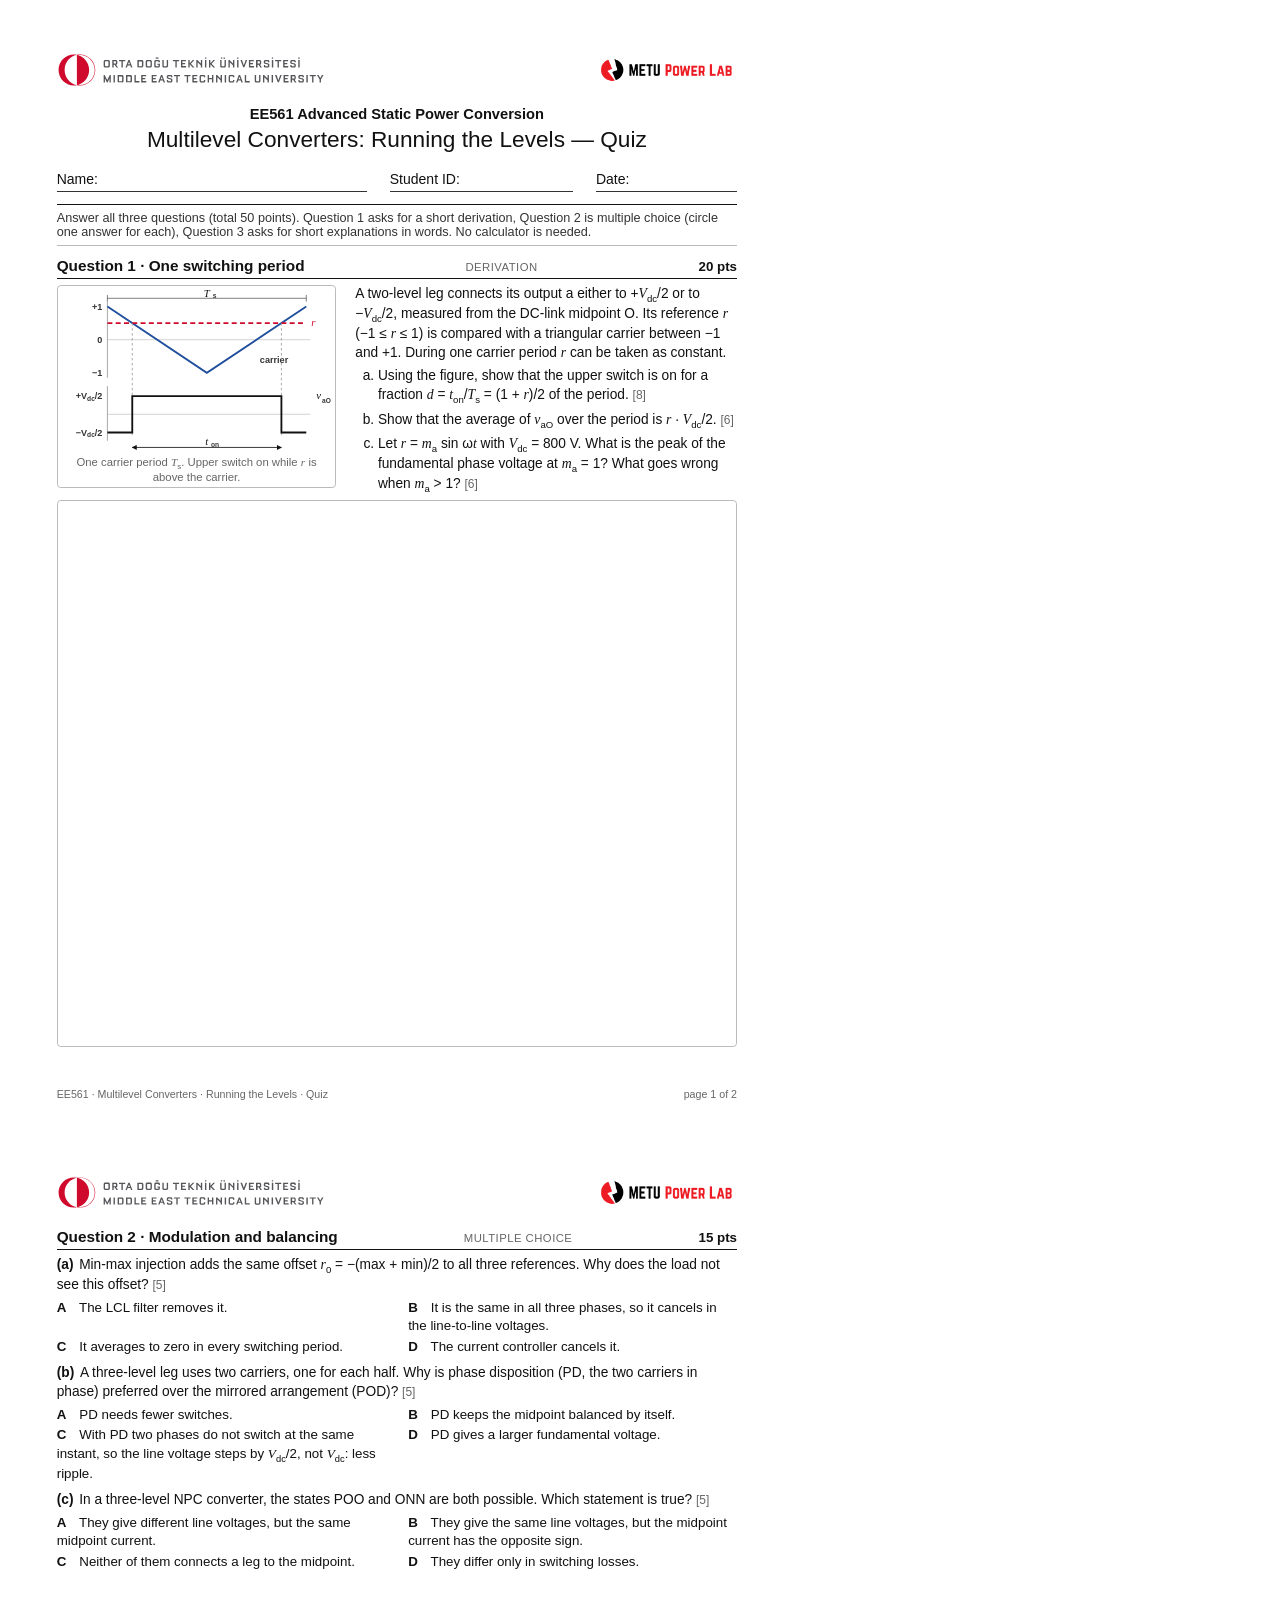
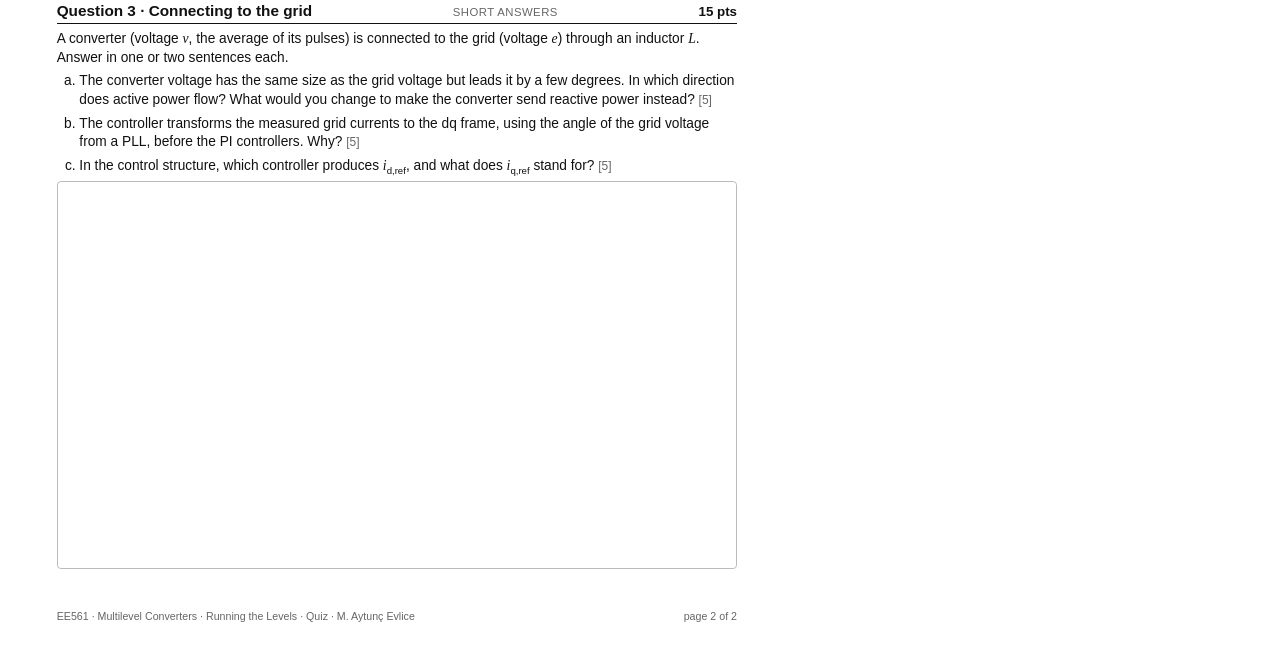
<file: Aytunc_Presentation_and_Materials/quiz/src/quiz.html>
<!doctype html>
<html lang="en">
<head>
<meta charset="utf-8">
<title>EE561 Multilevel Converters: Running the Levels — Quiz</title>
<link rel="stylesheet" href="handout.css">
<style>
  .mc { list-style: none; padding-left: 0; margin: 0 0 2mm; display: grid; grid-template-columns: 1fr 1fr; gap: .6mm 6mm; }
  .mc li { font-size: 10pt; margin: 0; }
  .mc li b { display: inline-block; width: 5mm; }
  .stem { margin: 0 0 1mm; }
  .stem .n { font-weight: 700; margin-right: 1.5mm; }
  .pfig text { font: 600 11px Calibri, Carlito, Arial, sans-serif; fill: #333; }
  .pfig .m { font: italic 13px "Cambria Math", Cambria, "Times New Roman", serif; fill: #111; }
</style>
</head>
<body>

<div class="page">
  <div class="top"><img class="odtu" src="../../Interactive_Deck/img/odtu_logo.svg" alt="ODTÜ"><img class="pl" src="../../Interactive_Deck/img/powerlab_logo.png" alt="METU PowerLab"></div>
  <div class="title">
    <div class="c1">EE561 Advanced Static Power Conversion</div>
    <div class="c2">Multilevel Converters: Running the Levels — Quiz</div>
  </div>
  <div class="fields"><span>Name:</span><span>Student ID:</span><span>Date:</span></div>
  <div class="instr">Answer all three questions (total 50 points). Question 1 asks for a short derivation, Question 2 is multiple choice (circle one answer for each), Question 3 asks for short explanations in words. No calculator is needed.</div>

  <div class="q" style="flex:1;display:flex;flex-direction:column">
    <div class="qh"><b>Question 1 · One switching period</b><span class="tag">derivation</span><span class="pts">20 pts</span></div>
    <div class="figq" style="grid-template-columns: 74mm 1fr">
      <div class="fig">
        <svg class="pfig" viewBox="-26 0 326 200" style="width:100%;height:auto;display:block" aria-label="Carrier, reference and leg voltage over one switching period">
          <line x1="30" y1="60" x2="275" y2="60" stroke="#ccc"/>
          <line x1="30" y1="14" x2="30" y2="106" stroke="#999"/>
          <text x="24" y="24" text-anchor="end">+1</text><text x="24" y="64" text-anchor="end">0</text><text x="24" y="104" text-anchor="end">−1</text>
          <polyline points="30,20 150,100 270,20" fill="none" stroke="#1f4e9c" stroke-width="2.2"/>
          <text x="214" y="88" fill="#1f4e9c">carrier</text>
          <line x1="30" y1="40" x2="270" y2="40" stroke="#cf0a2c" stroke-width="2.2" stroke-dasharray="6 4"/>
          <text x="276" y="44" class="m" style="fill:#cf0a2c">r</text>
          <line x1="60" y1="40" x2="60" y2="178" stroke="#999" stroke-dasharray="3 3"/>
          <line x1="240" y1="40" x2="240" y2="178" stroke="#999" stroke-dasharray="3 3"/>
          <line x1="30" y1="150" x2="275" y2="150" stroke="#ccc"/>
          <line x1="30" y1="116" x2="30" y2="182" stroke="#999"/>
          <polyline points="30,172 60,172 60,128 240,128 240,172 270,172" fill="none" stroke="#111" stroke-width="2.2"/>
          <text x="24" y="132" text-anchor="end">+V<tspan font-size="8" dy="2">dc</tspan><tspan dy="-2">/2</tspan></text>
          <text x="24" y="176" text-anchor="end">−V<tspan font-size="8" dy="2">dc</tspan><tspan dy="-2">/2</tspan></text>
          <text x="282" y="132" class="m">v</text><text x="289" y="136" style="font-size:8px">aO</text>
          <line x1="60" y1="190" x2="240" y2="190" stroke="#111" marker-start="url(#ah)" marker-end="url(#ah)"/>
          <text x="150" y="187" text-anchor="middle" class="m">t</text><text x="155" y="189" style="font-size:8px">on</text>
          <line x1="30" y1="10" x2="270" y2="10" stroke="#666"/>
          <line x1="30" y1="6" x2="30" y2="14" stroke="#666"/><line x1="270" y1="6" x2="270" y2="14" stroke="#666"/>
          <text x="150" y="8" text-anchor="middle" class="m">T</text><text x="157" y="10" style="font-size:8px">s</text>
          <defs><marker id="ah" viewBox="0 0 10 10" refX="9" refY="5" markerWidth="6" markerHeight="6" orient="auto-start-reverse"><path d="M0,0 L10,5 L0,10 z" fill="#111"/></marker></defs>
        </svg>
        <div class="cap">One carrier period <span class="m">T</span><sub>s</sub>. Upper switch on while <span class="m">r</span> is above the carrier.</div>
      </div>
      <div>
        <p>A two-level leg connects its output a either to +<span class="m">V</span><sub>dc</sub>/2 or to −<span class="m">V</span><sub>dc</sub>/2, measured from the DC-link midpoint O. Its reference <span class="m">r</span> (−1 ≤ <span class="m">r</span> ≤ 1) is compared with a triangular carrier between −1 and +1. During one carrier period <span class="m">r</span> can be taken as constant.</p>
        <ol class="parts" type="a">
          <li>Using the figure, show that the upper switch is on for a fraction <span class="m">d</span> = <span class="m">t</span><sub>on</sub>/<span class="m">T</span><sub>s</sub> = (1 + <span class="m">r</span>)/2 of the period. <span class="pp">[8]</span></li>
          <li>Show that the average of <span class="m">v</span><sub>aO</sub> over the period is <span class="m">r</span> · <span class="m">V</span><sub>dc</sub>/2. <span class="pp">[6]</span></li>
          <li>Let <span class="m">r</span> = <span class="m">m</span><sub>a</sub> sin ω<span class="m">t</span> with <span class="m">V</span><sub>dc</sub> = 800 V. What is the peak of the fundamental phase voltage at <span class="m">m</span><sub>a</sub> = 1? What goes wrong when <span class="m">m</span><sub>a</sub> &gt; 1? <span class="pp">[6]</span></li>
        </ol>
      </div>
    </div>
    <div class="space" style="flex:1;min-height:60mm;margin-bottom:6mm"></div>
  </div>
  <div class="foot"><span>EE561 · Multilevel Converters · Running the Levels · Quiz</span><span>page 1 of 2</span></div>
</div>

<div class="page">
  <div class="top"><img class="odtu" src="../../Interactive_Deck/img/odtu_logo.svg" alt="ODTÜ"><img class="pl" src="../../Interactive_Deck/img/powerlab_logo.png" alt="METU PowerLab"></div>
  <div class="q">
    <div class="qh"><b>Question 2 · Modulation and balancing</b><span class="tag">multiple choice</span><span class="pts">15 pts</span></div>
    <p class="stem"><span class="n">(a)</span>Min-max injection adds the same offset <span class="m">r</span><sub>0</sub> = −(max + min)/2 to all three references. Why does the load not see this offset? <span class="pp" style="color:#666;font-size:9pt">[5]</span></p>
    <ul class="mc">
      <li><b>A</b> The LCL filter removes it.</li>
      <li><b>B</b> It is the same in all three phases, so it cancels in the line-to-line voltages.</li>
      <li><b>C</b> It averages to zero in every switching period.</li>
      <li><b>D</b> The current controller cancels it.</li>
    </ul>
    <p class="stem"><span class="n">(b)</span>A three-level leg uses two carriers, one for each half. Why is phase disposition (PD, the two carriers in phase) preferred over the mirrored arrangement (POD)? <span class="pp" style="color:#666;font-size:9pt">[5]</span></p>
    <ul class="mc">
      <li><b>A</b> PD needs fewer switches.</li>
      <li><b>B</b> PD keeps the midpoint balanced by itself.</li>
      <li><b>C</b> With PD two phases do not switch at the same instant, so the line voltage steps by <span class="m">V</span><sub>dc</sub>/2, not <span class="m">V</span><sub>dc</sub>: less ripple.</li>
      <li><b>D</b> PD gives a larger fundamental voltage.</li>
    </ul>
    <p class="stem"><span class="n">(c)</span>In a three-level NPC converter, the states POO and ONN are both possible. Which statement is true? <span class="pp" style="color:#666;font-size:9pt">[5]</span></p>
    <ul class="mc">
      <li><b>A</b> They give different line voltages, but the same midpoint current.</li>
      <li><b>B</b> They give the same line voltages, but the midpoint current has the opposite sign.</li>
      <li><b>C</b> Neither of them connects a leg to the midpoint.</li>
      <li><b>D</b> They differ only in switching losses.</li>
    </ul>
  </div>

  <div class="q" style="flex:1;display:flex;flex-direction:column;margin-top:3mm">
    <div class="qh"><b>Question 3 · Connecting to the grid</b><span class="tag">short answers</span><span class="pts">15 pts</span></div>
    <p>A converter (voltage <span class="m">v</span>, the average of its pulses) is connected to the grid (voltage <span class="m">e</span>) through an inductor <span class="m">L</span>. Answer in one or two sentences each.</p>
    <ol class="parts" type="a">
      <li>The converter voltage has the same size as the grid voltage but leads it by a few degrees. In which direction does active power flow? What would you change to make the converter send reactive power instead? <span class="pp">[5]</span></li>
      <li>The controller transforms the measured grid currents to the dq frame, using the angle of the grid voltage from a PLL, before the PI controllers. Why? <span class="pp">[5]</span></li>
      <li>In the control structure, which controller produces <span class="m">i</span><sub>d,ref</sub>, and what does <span class="m">i</span><sub>q,ref</sub> stand for? <span class="pp">[5]</span></li>
    </ol>
    <div class="space" style="flex:1;min-height:40mm;margin-bottom:6mm"></div>
  </div>
  <div class="foot"><span>EE561 · Multilevel Converters · Running the Levels · Quiz · M. Aytunç Evlice</span><span>page 2 of 2</span></div>
</div>

</body>
</html>
</file>
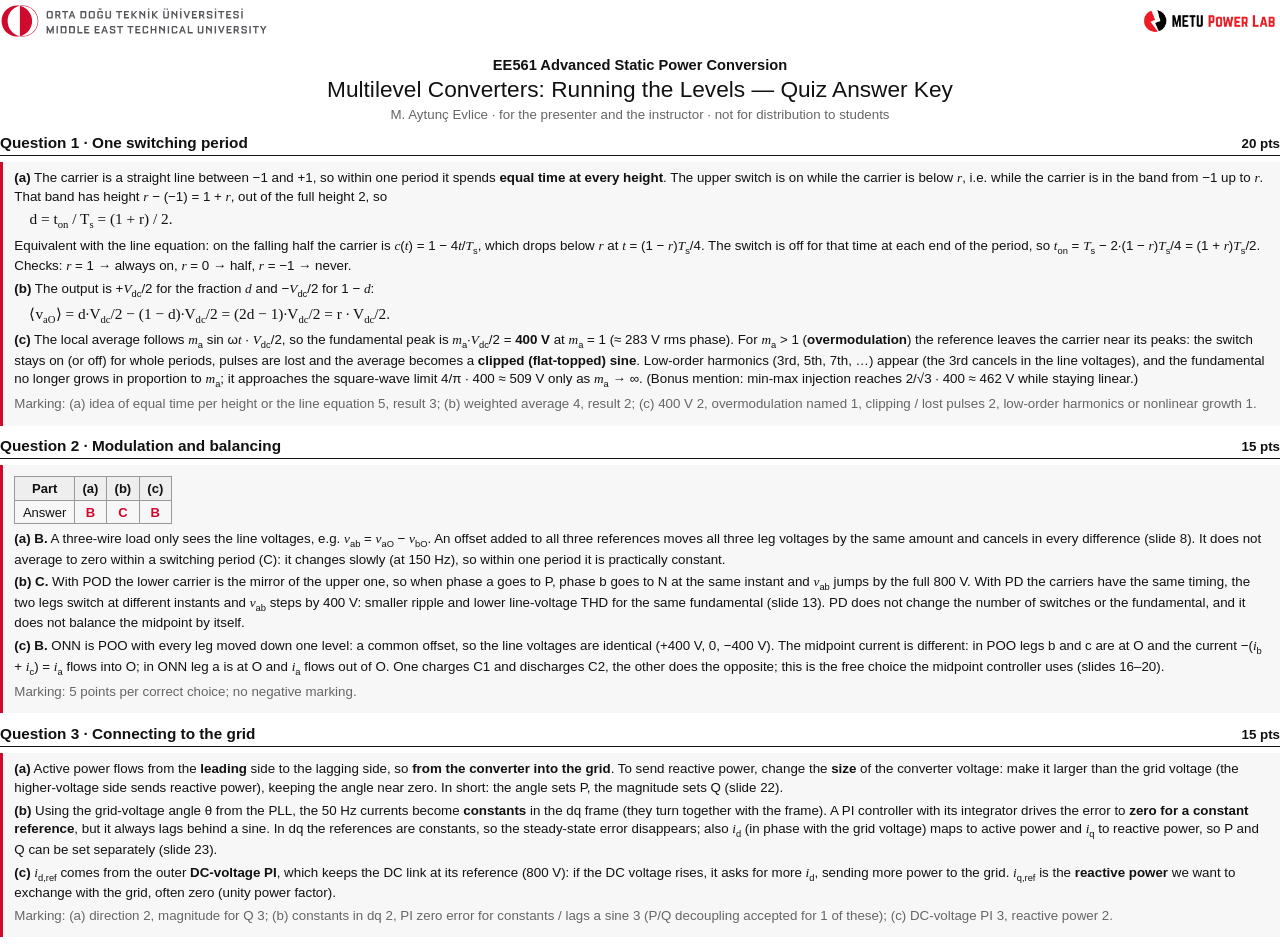
<file: Aytunc_Presentation_and_Materials/quiz/src/quiz_key.html>
<!doctype html>
<html lang="en">
<head>
<meta charset="utf-8">
<title>EE561 Multilevel Converters: Running the Levels — Quiz Answer Key</title>
<link rel="stylesheet" href="handout.css">
<style>
  @page { size: A4; margin: 13mm 15mm 14mm; @bottom-right { content: "Answer key · page " counter(page) " of " counter(pages); font: 8pt Calibri, sans-serif; color: #666; } }
  .sol { break-inside: avoid; }
  .ans { font-weight: 700; color: var(--accent); }
</style>
</head>
<body>
<div class="doc">
  <div class="top"><img class="odtu" src="../../Interactive_Deck/img/odtu_logo.svg" alt="ODTÜ"><img class="pl" src="../../Interactive_Deck/img/powerlab_logo.png" alt="METU PowerLab"></div>
  <div class="title">
    <div class="c1">EE561 Advanced Static Power Conversion</div>
    <div class="c2">Multilevel Converters: Running the Levels — Quiz Answer Key</div>
    <div class="c3">M. Aytunç Evlice · for the presenter and the instructor · not for distribution to students</div>
  </div>

  <div class="qh"><b>Question 1 · One switching period</b><span class="pts">20 pts</span></div>
  <div class="sol">
    <p><b>(a)</b> The carrier is a straight line between −1 and +1, so within one period it spends <b>equal time at every height</b>. The upper switch is on while the carrier is below <span class="m">r</span>, i.e. while the carrier is in the band from −1 up to <span class="m">r</span>. That band has height <span class="m">r</span> − (−1) = 1 + <span class="m">r</span>, out of the full height 2, so</p>
    <div class="eq">d = t<sub>on</sub> / T<sub>s</sub> = (1 + r) / 2.</div>
    <p>Equivalent with the line equation: on the falling half the carrier is <span class="m">c</span>(<span class="m">t</span>) = 1 − 4<span class="m">t</span>/<span class="m">T</span><sub>s</sub>, which drops below <span class="m">r</span> at <span class="m">t</span> = (1 − <span class="m">r</span>)<span class="m">T</span><sub>s</sub>/4. The switch is off for that time at each end of the period, so <span class="m">t</span><sub>on</sub> = <span class="m">T</span><sub>s</sub> − 2·(1 − <span class="m">r</span>)<span class="m">T</span><sub>s</sub>/4 = (1 + <span class="m">r</span>)<span class="m">T</span><sub>s</sub>/2. Checks: <span class="m">r</span> = 1 → always on, <span class="m">r</span> = 0 → half, <span class="m">r</span> = −1 → never.</p>
    <p><b>(b)</b> The output is +<span class="m">V</span><sub>dc</sub>/2 for the fraction <span class="m">d</span> and −<span class="m">V</span><sub>dc</sub>/2 for 1 − <span class="m">d</span>:</p>
    <div class="eq">⟨v<sub>aO</sub>⟩ = d·V<sub>dc</sub>/2 − (1 − d)·V<sub>dc</sub>/2 = (2d − 1)·V<sub>dc</sub>/2 = r · V<sub>dc</sub>/2.</div>
    <p><b>(c)</b> The local average follows <span class="m">m</span><sub>a</sub> sin ω<span class="m">t</span> · <span class="m">V</span><sub>dc</sub>/2, so the fundamental peak is <span class="m">m</span><sub>a</sub>·<span class="m">V</span><sub>dc</sub>/2 = <b>400 V</b> at <span class="m">m</span><sub>a</sub> = 1 (≈ 283 V rms phase). For <span class="m">m</span><sub>a</sub> &gt; 1 (<b>overmodulation</b>) the reference leaves the carrier near its peaks: the switch stays on (or off) for whole periods, pulses are lost and the average becomes a <b>clipped (flat-topped) sine</b>. Low-order harmonics (3rd, 5th, 7th, …) appear (the 3rd cancels in the line voltages), and the fundamental no longer grows in proportion to <span class="m">m</span><sub>a</sub>; it approaches the square-wave limit 4/π · 400 ≈ 509 V only as <span class="m">m</span><sub>a</sub> → ∞. (Bonus mention: min-max injection reaches 2/√3 · 400 ≈ 462 V while staying linear.)</p>
    <p class="mark">Marking: (a) idea of equal time per height or the line equation 5, result 3; (b) weighted average 4, result 2; (c) 400 V 2, overmodulation named 1, clipping / lost pulses 2, low-order harmonics or nonlinear growth 1.</p>
  </div>

  <div class="qh"><b>Question 2 · Modulation and balancing</b><span class="pts">15 pts</span></div>
  <div class="sol">
    <table class="key"><tr><th>Part</th><th>(a)</th><th>(b)</th><th>(c)</th></tr><tr><td>Answer</td><td class="ans">B</td><td class="ans">C</td><td class="ans">B</td></tr></table>
    <p><b>(a) B.</b> A three-wire load only sees the line voltages, e.g. <span class="m">v</span><sub>ab</sub> = <span class="m">v</span><sub>aO</sub> − <span class="m">v</span><sub>bO</sub>. An offset added to all three references moves all three leg voltages by the same amount and cancels in every difference (slide 8). It does not average to zero within a switching period (C): it changes slowly (at 150 Hz), so within one period it is practically constant.</p>
    <p><b>(b) C.</b> With POD the lower carrier is the mirror of the upper one, so when phase a goes to P, phase b goes to N at the same instant and <span class="m">v</span><sub>ab</sub> jumps by the full 800 V. With PD the carriers have the same timing, the two legs switch at different instants and <span class="m">v</span><sub>ab</sub> steps by 400 V: smaller ripple and lower line-voltage THD for the same fundamental (slide 13). PD does not change the number of switches or the fundamental, and it does not balance the midpoint by itself.</p>
    <p><b>(c) B.</b> ONN is POO with every leg moved down one level: a common offset, so the line voltages are identical (+400 V, 0, −400 V). The midpoint current is different: in POO legs b and c are at O and the current −(<span class="m">i</span><sub>b</sub> + <span class="m">i</span><sub>c</sub>) = <span class="m">i</span><sub>a</sub> flows into O; in ONN leg a is at O and <span class="m">i</span><sub>a</sub> flows out of O. One charges C1 and discharges C2, the other does the opposite; this is the free choice the midpoint controller uses (slides 16–20).</p>
    <p class="mark">Marking: 5 points per correct choice; no negative marking.</p>
  </div>

  <div class="qh"><b>Question 3 · Connecting to the grid</b><span class="pts">15 pts</span></div>
  <div class="sol">
    <p><b>(a)</b> Active power flows from the <b>leading</b> side to the lagging side, so <b>from the converter into the grid</b>. To send reactive power, change the <b>size</b> of the converter voltage: make it larger than the grid voltage (the higher-voltage side sends reactive power), keeping the angle near zero. In short: the angle sets P, the magnitude sets Q (slide 22).</p>
    <p><b>(b)</b> Using the grid-voltage angle θ from the PLL, the 50 Hz currents become <b>constants</b> in the dq frame (they turn together with the frame). A PI controller with its integrator drives the error to <b>zero for a constant reference</b>, but it always lags behind a sine. In dq the references are constants, so the steady-state error disappears; also <span class="m">i</span><sub>d</sub> (in phase with the grid voltage) maps to active power and <span class="m">i</span><sub>q</sub> to reactive power, so P and Q can be set separately (slide 23).</p>
    <p><b>(c)</b> <span class="m">i</span><sub>d,ref</sub> comes from the outer <b>DC-voltage PI</b>, which keeps the DC link at its reference (800 V): if the DC voltage rises, it asks for more <span class="m">i</span><sub>d</sub>, sending more power to the grid. <span class="m">i</span><sub>q,ref</sub> is the <b>reactive power</b> we want to exchange with the grid, often zero (unity power factor).</p>
    <p class="mark">Marking: (a) direction 2, magnitude for Q 3; (b) constants in dq 2, PI zero error for constants / lags a sine 3 (P/Q decoupling accepted for 1 of these); (c) DC-voltage PI 3, reactive power 2.</p>
  </div>

</div>
<script src="keep_together.js"></script>
</body>
</html>
</file>
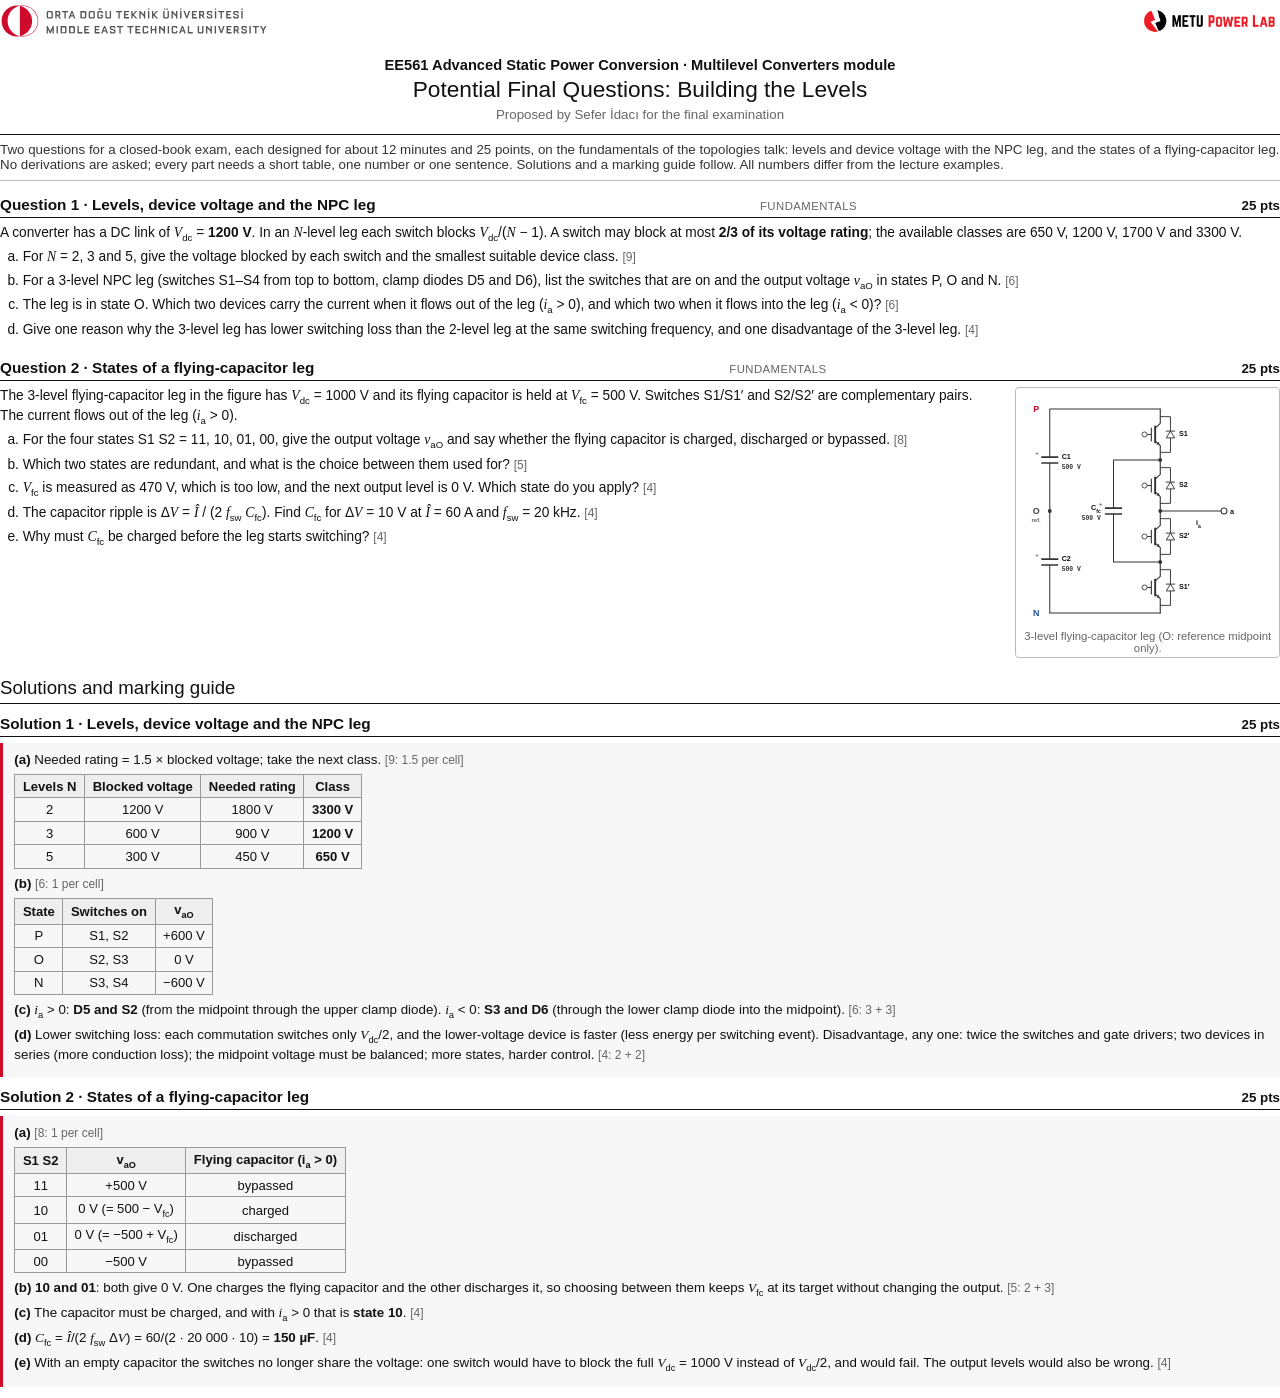
<file: Sefer_Presentation_and_Materials/quiz/src/final_questions.html>
<!doctype html>
<html lang="en">
<head>
<meta charset="utf-8">
<title>EE561 Multilevel Converters: Building the Levels — Potential Final Questions</title>
<link rel="stylesheet" href="handout.css">
<style>
  @page { size: A4; margin: 13mm 15mm 14mm; @bottom-right { content: "Potential final questions · page " counter(page) " of " counter(pages); font: 8pt Calibri, sans-serif; color: #666; } }
  .q { break-inside: avoid; margin-bottom: 5mm; }
  .sol { break-inside: avoid; }
  .intro { font-size: 10pt; color: var(--ink2); border-top: 1.5px solid var(--ink); border-bottom: 1px solid var(--line); padding: 2mm 0; margin-bottom: 4mm; }
  .figside { display: grid; grid-template-columns: 1fr 70mm; gap: 5mm; align-items: start; }
  .hexwrap { border: 1px solid var(--line); border-radius: 1mm; padding: 1mm; }
  .hexwrap .cap, .fig .cap { font-size: 8.5pt; color: var(--muted); text-align: center; }
</style>
</head>
<body>
<div class="doc">
  <div class="top"><img class="odtu" src="../../Interactive_Deck/img/odtu_logo.svg" alt="ODTÜ"><img class="pl" src="../../Interactive_Deck/img/powerlab_logo.png" alt="METU PowerLab"></div>
  <div class="title">
    <div class="c1">EE561 Advanced Static Power Conversion · Multilevel Converters module</div>
    <div class="c2">Potential Final Questions: Building the Levels</div>
    <div class="c3">Proposed by Sefer İdacı for the final examination</div>
  </div>
  <div class="intro">Two questions for a closed-book exam, each designed for about 12 minutes and 25 points, on the fundamentals of the topologies talk: levels and device voltage with the NPC leg, and the states of a flying-capacitor leg. No derivations are asked; every part needs a short table, one number or one sentence. Solutions and a marking guide follow. All numbers differ from the lecture examples.</div>

  <!-- ===================================================== Q1 -->
  <div class="q">
    <div class="qh"><b>Question 1 · Levels, device voltage and the NPC leg</b><span class="tag">fundamentals</span><span class="pts">25 pts</span></div>
    <p>A converter has a DC link of <span class="m">V</span><sub>dc</sub> = <b>1200 V</b>. In an <span class="m">N</span>-level leg each switch blocks <span class="m">V</span><sub>dc</sub>/(<span class="m">N</span> − 1). A switch may block at most <b>2/3 of its voltage rating</b>; the available classes are 650 V, 1200 V, 1700 V and 3300 V.</p>
    <ol class="parts" type="a">
      <li>For <span class="m">N</span> = 2, 3 and 5, give the voltage blocked by each switch and the smallest suitable device class. <span class="pp">[9]</span></li>
      <li>For a 3-level NPC leg (switches S1–S4 from top to bottom, clamp diodes D5 and D6), list the switches that are on and the output voltage <span class="m">v</span><sub>aO</sub> in states P, O and N. <span class="pp">[6]</span></li>
      <li>The leg is in state O. Which two devices carry the current when it flows out of the leg (<span class="m">i</span><sub>a</sub> &gt; 0), and which two when it flows into the leg (<span class="m">i</span><sub>a</sub> &lt; 0)? <span class="pp">[6]</span></li>
      <li>Give one reason why the 3-level leg has lower switching loss than the 2-level leg at the same switching frequency, and one disadvantage of the 3-level leg. <span class="pp">[4]</span></li>
    </ol>
  </div>

  <!-- ===================================================== Q2 -->
  <div class="q">
    <div class="qh"><b>Question 2 · States of a flying-capacitor leg</b><span class="tag">fundamentals</span><span class="pts">25 pts</span></div>
    <div class="figside">
      <div>
        <p>The 3-level flying-capacitor leg in the figure has <span class="m">V</span><sub>dc</sub> = 1000 V and its flying capacitor is held at <span class="m">V</span><sub>fc</sub> = 500 V. Switches S1/S1′ and S2/S2′ are complementary pairs. The current flows out of the leg (<span class="m">i</span><sub>a</sub> &gt; 0).</p>
        <ol class="parts" type="a">
          <li>For the four states S1 S2 = 11, 10, 01, 00, give the output voltage <span class="m">v</span><sub>aO</sub> and say whether the flying capacitor is charged, discharged or bypassed. <span class="pp">[8]</span></li>
          <li>Which two states are redundant, and what is the choice between them used for? <span class="pp">[5]</span></li>
          <li><span class="m">V</span><sub>fc</sub> is measured as 470 V, which is too low, and the next output level is 0 V. Which state do you apply? <span class="pp">[4]</span></li>
          <li>The capacitor ripple is Δ<span class="m">V</span> = <span class="m">Î</span> / (2 <span class="m">f</span><sub>sw</sub> <span class="m">C</span><sub>fc</sub>). Find <span class="m">C</span><sub>fc</sub> for Δ<span class="m">V</span> = 10 V at <span class="m">Î</span> = 60 A and <span class="m">f</span><sub>sw</sub> = 20 kHz. <span class="pp">[4]</span></li>
          <li>Why must <span class="m">C</span><sub>fc</sub> be charged before the leg starts switching? <span class="pp">[4]</span></li>
        </ol>
      </div>
      <div class="fig"><div id="fcfig"></div><div class="cap">3-level flying-capacitor leg (O: reference midpoint only).</div></div>
    </div>
  </div>

  <!-- ===================================================== SOLUTIONS -->
  <h2 class="sec brk">Solutions and marking guide</h2>

  <div class="qh"><b>Solution 1 · Levels, device voltage and the NPC leg</b><span class="pts">25 pts</span></div>
  <div class="sol">
    <p><b>(a)</b> Needed rating = 1.5 × blocked voltage; take the next class. <span class="mark">[9: 1.5 per cell]</span></p>
    <table class="key">
      <tr><th>Levels N</th><th>Blocked voltage</th><th>Needed rating</th><th>Class</th></tr>
      <tr><td>2</td><td>1200 V</td><td>1800 V</td><td><b>3300 V</b></td></tr>
      <tr><td>3</td><td>600 V</td><td>900 V</td><td><b>1200 V</b></td></tr>
      <tr><td>5</td><td>300 V</td><td>450 V</td><td><b>650 V</b></td></tr>
    </table>
    <p><b>(b)</b> <span class="mark">[6: 1 per cell]</span></p>
    <table class="key">
      <tr><th>State</th><th>Switches on</th><th>v<sub>aO</sub></th></tr>
      <tr><td>P</td><td>S1, S2</td><td>+600 V</td></tr>
      <tr><td>O</td><td>S2, S3</td><td>0 V</td></tr>
      <tr><td>N</td><td>S3, S4</td><td>−600 V</td></tr>
    </table>
    <p><b>(c)</b> <span class="m">i</span><sub>a</sub> &gt; 0: <b>D5 and S2</b> (from the midpoint through the upper clamp diode). <span class="m">i</span><sub>a</sub> &lt; 0: <b>S3 and D6</b> (through the lower clamp diode into the midpoint). <span class="mark">[6: 3 + 3]</span></p>
    <p><b>(d)</b> Lower switching loss: each commutation switches only <span class="m">V</span><sub>dc</sub>/2, and the lower-voltage device is faster (less energy per switching event). Disadvantage, any one: twice the switches and gate drivers; two devices in series (more conduction loss); the midpoint voltage must be balanced; more states, harder control. <span class="mark">[4: 2 + 2]</span></p>
  </div>

  <div class="qh"><b>Solution 2 · States of a flying-capacitor leg</b><span class="pts">25 pts</span></div>
  <div class="sol">
    <p><b>(a)</b> <span class="mark">[8: 1 per cell]</span></p>
    <table class="key">
      <tr><th>S1 S2</th><th>v<sub>aO</sub></th><th>Flying capacitor (i<sub>a</sub> &gt; 0)</th></tr>
      <tr><td>11</td><td>+500 V</td><td>bypassed</td></tr>
      <tr><td>10</td><td>0 V (= 500 − V<sub>fc</sub>)</td><td>charged</td></tr>
      <tr><td>01</td><td>0 V (= −500 + V<sub>fc</sub>)</td><td>discharged</td></tr>
      <tr><td>00</td><td>−500 V</td><td>bypassed</td></tr>
    </table>
    <p><b>(b)</b> <b>10 and 01</b>: both give 0 V. One charges the flying capacitor and the other discharges it, so choosing between them keeps <span class="m">V</span><sub>fc</sub> at its target without changing the output. <span class="mark">[5: 2 + 3]</span></p>
    <p><b>(c)</b> The capacitor must be charged, and with <span class="m">i</span><sub>a</sub> &gt; 0 that is <b>state 10</b>. <span class="mark">[4]</span></p>
    <p><b>(d)</b> <span class="m">C</span><sub>fc</sub> = <span class="m">Î</span>/(2 <span class="m">f</span><sub>sw</sub> Δ<span class="m">V</span>) = 60/(2 · 20 000 · 10) = <b>150 µF</b>. <span class="mark">[4]</span></p>
    <p><b>(e)</b> With an empty capacitor the switches no longer share the voltage: one switch would have to block the full <span class="m">V</span><sub>dc</sub> = 1000 V instead of <span class="m">V</span><sub>dc</sub>/2, and would fail. The output levels would also be wrong. <span class="mark">[4]</span></p>
  </div>

</div>

<script src="keep_together.js"></script>
<script src="../../Interactive_Deck/js/kit.js"></script>
<script src="../../Interactive_Deck/js/sim-leg.js"></script>
<script>
  // Flying-capacitor leg, printed blank (no current path, no voltage labels)
  SIMS.legfig(document.getElementById('fcfig'), { topo: 'fc', v: { v1: 500, v2: 500, vf: 500 }, figs: [{ state: '11', sign: 0 }] });

</script>
</body>
</html>
</file>
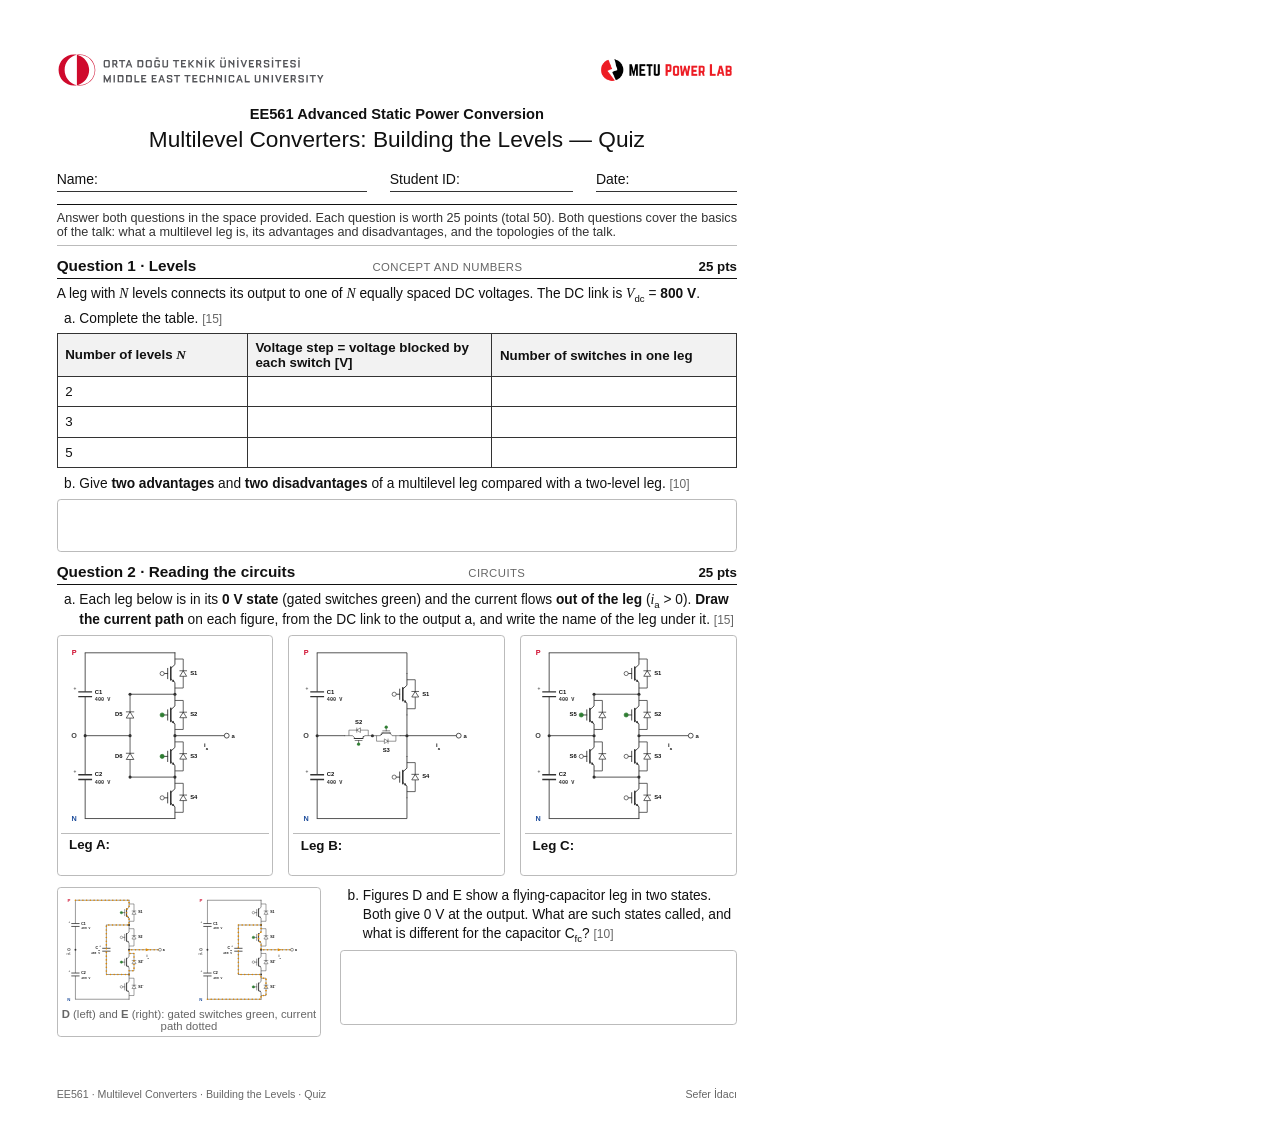
<file: Sefer_Presentation_and_Materials/quiz/src/quiz.html>
<!doctype html>
<html lang="en">
<head>
<meta charset="utf-8">
<title>EE561 Multilevel Converters: Building the Levels — Quiz</title>
<link rel="stylesheet" href="handout.css">
</head>
<body>

<div class="page">
  <div class="top"><img class="odtu" src="../../Interactive_Deck/img/odtu_logo.svg" alt="ODTÜ"><img class="pl" src="../../Interactive_Deck/img/powerlab_logo.png" alt="METU PowerLab"></div>
  <div class="title">
    <div class="c1">EE561 Advanced Static Power Conversion</div>
    <div class="c2">Multilevel Converters: Building the Levels — Quiz</div>
  </div>
  <div class="fields"><span>Name:</span><span>Student ID:</span><span>Date:</span></div>
  <div class="instr">Answer both questions in the space provided. Each question is worth 25 points (total 50). Both questions cover the basics of the talk: what a multilevel leg is, its advantages and disadvantages, and the topologies of the talk.</div>

  <div class="q">
    <div class="qh"><b>Question 1 · Levels</b><span class="tag">concept and numbers</span><span class="pts">25 pts</span></div>
    <p>A leg with <span class="m">N</span> levels connects its output to one of <span class="m">N</span> equally spaced DC voltages. The DC link is <span class="m">V</span><sub>dc</sub> = <b>800 V</b>.</p>
    <ol class="parts" type="a">
      <li>Complete the table. <span class="pp">[15]</span></li>
    </ol>
    <table class="fill">
      <tr><th style="width:28%">Number of levels <span class="m">N</span></th><th style="width:36%">Voltage step = voltage blocked by each switch [V]</th><th>Number of switches in one leg</th></tr>
      <tr><td>2</td><td class="blank"></td><td class="blank"></td></tr>
      <tr><td>3</td><td class="blank"></td><td class="blank"></td></tr>
      <tr><td>5</td><td class="blank"></td><td class="blank"></td></tr>
    </table>
    <ol class="parts" type="a" start="2">
      <li>Give <b>two advantages</b> and <b>two disadvantages</b> of a multilevel leg compared with a two-level leg. <span class="pp">[10]</span></li>
    </ol>
    <div class="space" style="height:14mm"></div>
  </div>

  <div class="q">
    <div class="qh"><b>Question 2 · Reading the circuits</b><span class="tag">circuits</span><span class="pts">25 pts</span></div>
    <ol class="parts" type="a">
      <li>Each leg below is in its <b>0 V state</b> (gated switches green) and the current flows <b>out of the leg</b> (<span class="m">i</span><sub>a</sub> &gt; 0). <b>Draw the current path</b> on each figure, from the DC link to the output a, and write the name of the leg under it. <span class="pp">[15]</span></li>
    </ol>
    <div class="legs3">
      <div class="fig"><div id="legA"></div><div class="cap name"><b>Leg A:</b></div></div>
      <div class="fig"><div id="legB"></div><div class="cap name"><b>Leg B:</b></div></div>
      <div class="fig"><div id="legC"></div><div class="cap name"><b>Leg C:</b></div></div>
    </div>
    <div class="figq" style="grid-template-columns: 70mm 1fr">
      <div class="fig"><div id="legDE"></div><div class="cap"><b>D</b> (left) and <b>E</b> (right): gated switches green, current path dotted</div></div>
      <div>
        <ol class="parts" type="a" start="2">
          <li>Figures D and E show a flying-capacitor leg in two states. Both give 0 V at the output. What are such states called, and what is different for the capacitor C<sub>fc</sub>? <span class="pp">[10]</span></li>
        </ol>
        <div class="space" style="height:20mm"></div>
      </div>
    </div>
  </div>
  <div class="foot"><span>EE561 · Multilevel Converters · Building the Levels · Quiz</span><span>Sefer İdacı</span></div>
</div>

<script src="../../Interactive_Deck/js/kit.js"></script>
<script src="../../Interactive_Deck/js/sim-leg.js"></script>
<script>
  // three legs in their zero state, gates marked, no path; the flying-capacitor leg in its two zero states with the path
  SIMS.legfig(document.getElementById('legA'), { topo: 'npc', figs: [{ state: 'O', sign: 0 }] });
  SIMS.legfig(document.getElementById('legB'), { topo: 'ttype', figs: [{ state: 'O', sign: 0 }] });
  SIMS.legfig(document.getElementById('legC'), { topo: 'anpc', figs: [{ state: 'Ou', sign: 0 }] });
  document.querySelectorAll('#legA svg, #legB svg, #legC svg').forEach((s) => s.classList.add('gates'));
  SIMS.legfig(document.getElementById('legDE'), { topo: 'fc', figs: [{ state: '10', sign: 1 }, { state: '01', sign: 1 }] });
  document.querySelectorAll('#legDE svg').forEach((s) => s.classList.add('gates', 'path'));
</script>
</body>
</html>
</file>
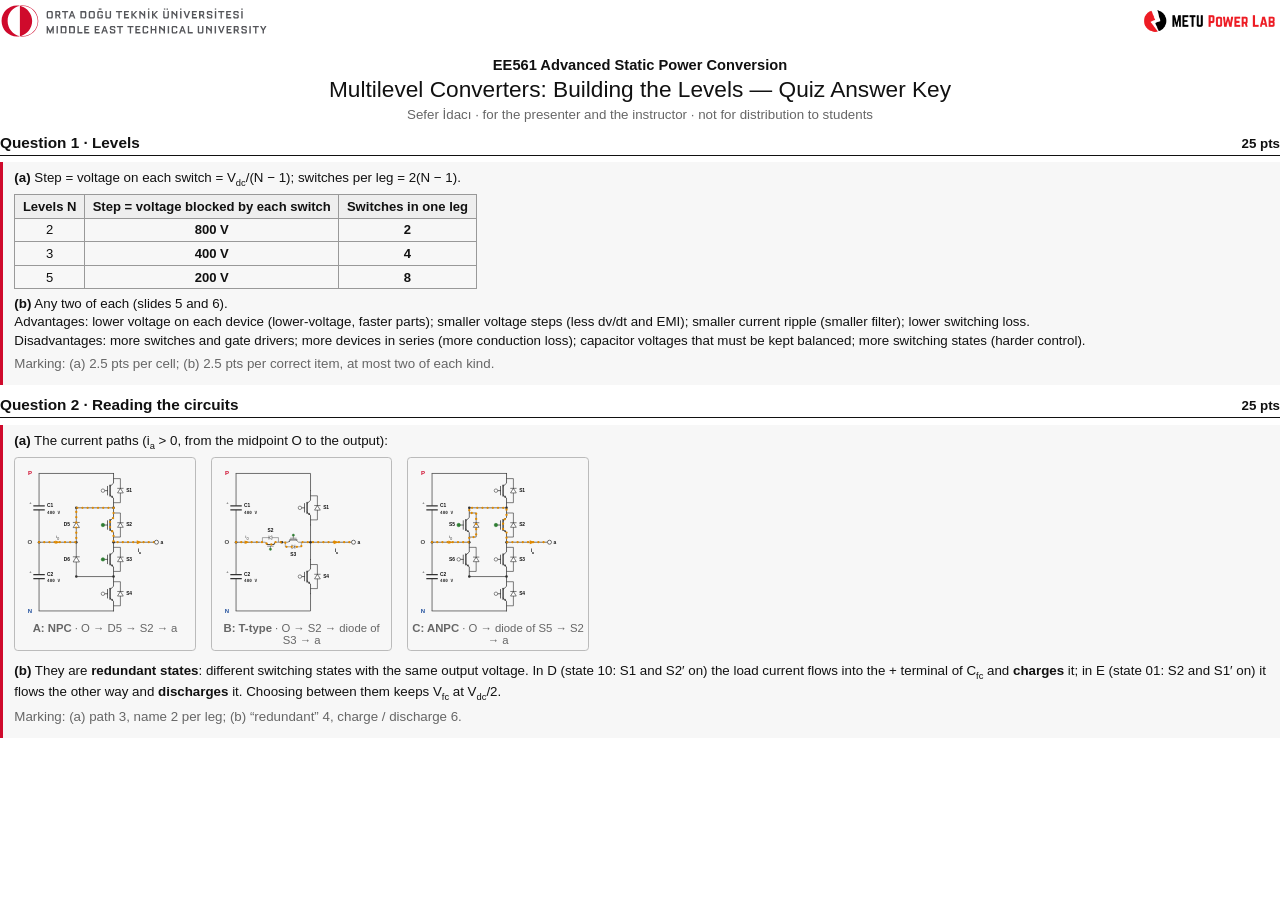
<file: Sefer_Presentation_and_Materials/quiz/src/quiz_key.html>
<!doctype html>
<html lang="en">
<head>
<meta charset="utf-8">
<title>EE561 Multilevel Converters: Building the Levels — Quiz Answer Key</title>
<link rel="stylesheet" href="handout.css">
<style>
  @page { size: A4; margin: 13mm 15mm 14mm; @bottom-right { content: "Answer key · page " counter(page) " of " counter(pages); font: 8pt Calibri, sans-serif; color: #666; } }
  .sol { break-inside: avoid; }
</style>
</head>
<body>
<div class="doc">
  <div class="top"><img class="odtu" src="../../Interactive_Deck/img/odtu_logo.svg" alt="ODTÜ"><img class="pl" src="../../Interactive_Deck/img/powerlab_logo.png" alt="METU PowerLab"></div>
  <div class="title">
    <div class="c1">EE561 Advanced Static Power Conversion</div>
    <div class="c2">Multilevel Converters: Building the Levels — Quiz Answer Key</div>
    <div class="c3">Sefer İdacı · for the presenter and the instructor · not for distribution to students</div>
  </div>

  <div class="qh"><b>Question 1 · Levels</b><span class="pts">25 pts</span></div>
  <div class="sol">
    <p><b>(a)</b> Step = voltage on each switch = V<sub>dc</sub>/(N − 1); switches per leg = 2(N − 1).</p>
    <table class="key">
      <tr><th>Levels N</th><th>Step = voltage blocked by each switch</th><th>Switches in one leg</th></tr>
      <tr><td>2</td><td><b>800 V</b></td><td><b>2</b></td></tr>
      <tr><td>3</td><td><b>400 V</b></td><td><b>4</b></td></tr>
      <tr><td>5</td><td><b>200 V</b></td><td><b>8</b></td></tr>
    </table>
    <p><b>(b)</b> Any two of each (slides 5 and 6).<br>
    Advantages: lower voltage on each device (lower-voltage, faster parts); smaller voltage steps (less dv/dt and EMI); smaller current ripple (smaller filter); lower switching loss.<br>
    Disadvantages: more switches and gate drivers; more devices in series (more conduction loss); capacitor voltages that must be kept balanced; more switching states (harder control).</p>
    <p class="mark">Marking: (a) 2.5 pts per cell; (b) 2.5 pts per correct item, at most two of each kind.</p>
  </div>

  <div class="qh"><b>Question 2 · Reading the circuits</b><span class="pts">25 pts</span></div>
  <div class="sol">
    <p><b>(a)</b> The current paths (i<sub>a</sub> &gt; 0, from the midpoint O to the output):</p>
    <div class="legs3" style="grid-template-columns: repeat(3, 48mm)">
      <div class="fig"><div id="keyA"></div><div class="cap"><b>A: NPC</b> · O → D5 → S2 → a</div></div>
      <div class="fig"><div id="keyB"></div><div class="cap"><b>B: T-type</b> · O → S2 → diode of S3 → a</div></div>
      <div class="fig"><div id="keyC"></div><div class="cap"><b>C: ANPC</b> · O → diode of S5 → S2 → a</div></div>
    </div>
    <p><b>(b)</b> They are <b>redundant states</b>: different switching states with the same output voltage. In D (state 10: S1 and S2′ on) the load current flows into the + terminal of C<sub>fc</sub> and <b>charges</b> it; in E (state 01: S2 and S1′ on) it flows the other way and <b>discharges</b> it. Choosing between them keeps V<sub>fc</sub> at V<sub>dc</sub>/2.</p>
    <p class="mark">Marking: (a) path 3, name 2 per leg; (b) “redundant” 4, charge / discharge 6.</p>
  </div>

</div>
<script src="keep_together.js"></script>
<script src="../../Interactive_Deck/js/kit.js"></script>
<script src="../../Interactive_Deck/js/sim-leg.js"></script>
<script>
  SIMS.legfig(document.getElementById('keyA'), { topo: 'npc', figs: [{ state: 'O', sign: 1 }] });
  SIMS.legfig(document.getElementById('keyB'), { topo: 'ttype', figs: [{ state: 'O', sign: 1 }] });
  SIMS.legfig(document.getElementById('keyC'), { topo: 'anpc', figs: [{ state: 'Ou', sign: 1 }] });
  document.querySelectorAll('.legs3 svg').forEach((s) => s.classList.add('gates', 'path'));
</script>
</body>
</html>
</file>
<file: Aytunc_Presentation_and_Materials/Interactive_Deck/deck.css>
/* EE561 Multilevel Converters — interactive deck styles (no external dependencies)
   Plain lecture style: white page, Calibri, ODTÜ red as the single accent. */

:root {
  --outer: #e6e6e6;
  --paper: #ffffff;
  --panel: #ffffff;
  --ink: #111111;
  --ink2: #333333;
  --muted: #6b6b6b;
  --line: #d6d6d6;
  --grid: #ececec;
  --accent: #cf0a2c;
  --accent-soft: #f5f5f5;
  --sel: #222222;
  --lvP: #cf0a2c;
  --lvH: #e2707c;
  --lvO: #444444;
  --lvL: #6f8fd0;
  --lvN: #1f4e9c;
  --flow: #f0a500;
  --on: #111111;
  --off: #b8b8b8;
  --block: #b45309;
  --good: #2e7d32;
  --bad: #cf0a2c;
  --warn: #b45309;
  --s1: #1f4e9c;
  --s2: #cf0a2c;
  --s3: #2e7d32;
  --s4: #d97706;
  --font: Calibri, Carlito, "Segoe UI", system-ui, -apple-system, Roboto, Arial, sans-serif;
  --font-d: "Calibri Light", Calibri, Carlito, "Segoe UI", system-ui, sans-serif;
  --math: "Cambria Math", Cambria, "STIX Two Math", "Times New Roman", serif;
  --mono: Consolas, "Cascadia Code", "SF Mono", monospace;
  color-scheme: light;
}

:root[data-theme="dark"] {
  --outer: #000000;
  --paper: #141414;
  --panel: #1b1b1b;
  --ink: #f2f2f2;
  --ink2: #d2d2d2;
  --muted: #9a9a9a;
  --line: #363636;
  --grid: #262626;
  --accent: #ff4d63;
  --accent-soft: #1f1f1f;
  --sel: #e6e6e6;
  --lvP: #ff5c6e;
  --lvH: #ff9aa5;
  --lvO: #cfcfcf;
  --lvL: #9dbaff;
  --lvN: #6fa8ff;
  --flow: #ffc53d;
  --on: #f2f2f2;
  --off: #555555;
  --block: #f59e0b;
  --good: #5cc26b;
  --bad: #ff5c6e;
  --warn: #f59e0b;
  --s1: #6fa8ff;
  --s2: #ff5c6e;
  --s3: #5cc26b;
  --s4: #f59e0b;
  color-scheme: dark;
}

* { box-sizing: border-box; }
html, body { margin: 0; height: 100%; background: var(--outer); overflow: hidden; font-family: var(--font); color: var(--ink); }

#deck {
  position: absolute; left: 50%; top: 50%; width: 1600px; height: 900px;
  transform-origin: 50% 50%; background: var(--paper); overflow: hidden;
  box-shadow: 0 6px 40px rgba(0, 0, 0, .18);
}
#progress { position: absolute; left: 0; top: 0; height: 3px; background: var(--accent); z-index: 5; transition: width .3s ease; }

/* ---------- slides ---------- */
.slide {
  position: absolute; inset: 0; padding: 34px 64px 54px; display: flex; flex-direction: column;
  opacity: 0; visibility: hidden; transition: opacity .3s ease, visibility 0s linear .3s;
}
.slide.active { opacity: 1; visibility: visible; transition: opacity .3s ease; }
.slide > aside.notes { display: none; }
.static *, .static *::before { transition: none !important; }

.sh { display: flex; justify-content: space-between; align-items: flex-start; gap: 24px; margin-bottom: 20px; flex: none; }
.kicker { font: 400 18px/1.1 var(--font); color: var(--muted); margin-bottom: 8px; }
.kicker b { color: var(--accent); font-weight: 700; }
.kicker i { font-style: italic; }
h1, h2, h3 { font-family: var(--font-d); color: var(--ink); margin: 0; }
h2 { font-size: 44px; line-height: 1.08; font-weight: 400; }
h3 { font-family: var(--font); font-size: 25px; font-weight: 700; margin-bottom: 8px; }
.logos { display: flex; align-items: center; gap: 18px; flex: none; padding-top: 2px; }
.logos img { display: block; }
.logos .em { height: 44px; }
.logos .pl { height: 30px; }
:root[data-theme="dark"] .logos, :root[data-theme="dark"] .tlogos { background: #fff; border-radius: 8px; padding: 6px 12px; }

.body { flex: 1; min-height: 0; display: grid; gap: 26px; }
.cols-2 { grid-template-columns: 1fr 1fr; }
.cols-3 { grid-template-columns: repeat(3, 1fr); }
.cols-5-7 { grid-template-columns: 5fr 7fr; }
.cols-7-5 { grid-template-columns: 7fr 5fr; }
.stack { display: flex; flex-direction: column; gap: 16px; min-height: 0; }

p, li { font-size: 24px; line-height: 1.42; color: var(--ink2); margin: 0; }
ul, ol { margin: 0; padding-left: 26px; display: flex; flex-direction: column; gap: 8px; }
li::marker { color: var(--ink2); }
b, strong { color: var(--ink); font-weight: 700; }
.small, .small li { font-size: 21px; line-height: 1.42; }
.tiny { font-size: 15px; color: var(--muted); line-height: 1.4; }
.lead { font-size: 27px; line-height: 1.4; color: var(--ink2); }
.muted { color: var(--muted); }
.m { font-family: var(--math); font-style: italic; }
.mr { font-family: var(--math); }
.eq { font-family: var(--math); font-size: 28px; color: var(--ink); padding: 4px 0; }
.eq .m { font-size: 1em; }
.eq.box { border: 1px solid var(--ink2); padding: 6px 14px; display: inline-block; }
sub, sup { font-size: .68em; }
.cite { font-size: 14px; color: var(--muted); }
.cite a, .tiny a { color: var(--muted); }
a { color: #1a56b5; }
.read { font-size: 16px; color: var(--muted); }
.read b { color: var(--muted); }

.card { background: var(--panel); border: 1px solid var(--line); border-radius: 4px; padding: 18px 22px; min-height: 0; }
.card h3 { margin-bottom: 6px; }
.callout { border-left: 4px solid var(--accent); background: var(--accent-soft); padding: 12px 18px; font-size: 21px; line-height: 1.4; color: var(--ink2); }
.callout b { color: var(--ink); }
.q { display: flex; gap: 14px; align-items: baseline; }
.q .tag { flex: none; font: 700 13px/1 var(--font); letter-spacing: .08em; text-transform: uppercase; color: #fff; background: var(--ink2); padding: 6px 9px; border-radius: 3px; }
.q p { font-size: 25px; }
.ans { color: var(--good); font-weight: 600; }
.qlabel { color: var(--accent); font-weight: 700; }

.lvP { color: var(--lvP); } .lvH { color: var(--lvH); } .lvO { color: var(--lvO); } .lvL { color: var(--lvL); } .lvN { color: var(--lvN); }

/* numbered design steps / derivation steps */
.steps { list-style: none; padding: 0; counter-reset: st; gap: 12px; }
.steps > li { counter-increment: st; display: grid; grid-template-columns: 96px 1fr; gap: 14px; align-items: baseline; font-size: 22px; }
.steps > li::before { content: "Step " counter(st) "."; font-weight: 700; color: var(--ink); }

/* build steps */
[data-step] { transition: opacity .3s ease; }
[data-step]:not(.shown) { opacity: 0; pointer-events: none; }

/* footer */
.sf { position: absolute; left: 64px; right: 64px; bottom: 18px; display: flex; justify-content: space-between; font: 500 15px/1 var(--font); color: var(--muted); }

/* tables */
table.tb { border-collapse: collapse; width: 100%; font-size: 20px; color: var(--ink2); }
.tb th { text-align: left; font: 700 15px/1.2 var(--font); color: var(--ink); border-bottom: 2px solid var(--ink2); padding: 9px 10px; }
.tb td { border-bottom: 1px solid var(--line); padding: 9px 10px; vertical-align: top; }
.tb tr.hl td { background: var(--accent-soft); color: var(--ink); }
.tb td.c, .tb th.c { text-align: center; }
.tb.nocase th { font-size: 16px; }

/* ---------- controls ---------- */
.ctl { display: flex; flex-direction: column; gap: 6px; min-width: 0; }
.ctl-lab { font: 600 16px/1.2 var(--font); color: var(--muted); }
.ctl-slider { display: grid; grid-template-columns: auto 1fr auto; align-items: center; gap: 12px; }
.ctl-slider .ctl-lab { white-space: nowrap; }
.ctl-val { font: 600 17px/1 var(--mono); color: var(--ink); min-width: 70px; text-align: right; }
input[type="range"] { width: 100%; accent-color: var(--ink2); height: 26px; cursor: pointer; }
.seg { display: flex; border: 1px solid var(--line); border-radius: 4px; overflow: hidden; background: var(--panel); }
.seg-btn { flex: 1 1 auto; padding: 9px 12px; font: 600 17px/1.15 var(--font); background: transparent; color: var(--ink2); border: 0; border-right: 1px solid var(--line); cursor: pointer; white-space: nowrap; }
.seg-btn:last-child { border-right: 0; }
.seg-btn:hover { background: var(--accent-soft); }
.seg-btn.on { background: var(--sel); color: var(--paper); }
.seg-btn.on span, .seg-btn.on small { color: var(--paper) !important; }
.btn { padding: 9px 16px; font: 600 17px/1.1 var(--font); border-radius: 4px; border: 1px solid var(--line); background: var(--panel); color: var(--ink); cursor: pointer; white-space: nowrap; }
.btn:hover { border-color: var(--ink2); }
.row { display: flex; gap: 12px; align-items: center; flex-wrap: wrap; }
.ro { display: flex; flex-direction: column; gap: 4px; padding: 9px 14px; border-radius: 4px; background: var(--panel); border: 1px solid var(--line); min-width: 0; }
.ro-lab { font: 600 13px/1.2 var(--font); color: var(--muted); letter-spacing: .04em; text-transform: uppercase; }
.ro-val { font: 700 24px/1.15 var(--font); color: var(--ink); white-space: nowrap; }
.ro.big .ro-val { font-size: 32px; }
.ro-grid { display: grid; gap: 10px; }
.plot { display: block; }
.strip { display: grid; grid-template-columns: repeat(3, 1fr); gap: 16px; }
.strip .callout { font-size: 19px; line-height: 1.36; padding: 10px 16px; }

/* ---------- schematic ---------- */
.sch { width: 100%; height: 100%; overflow: visible; }
.sim-col > svg.sch { flex: 1 1 0; min-height: 0; }
.sch .wire { stroke: var(--ink2); stroke-width: 2.4; fill: none; stroke-linecap: round; stroke-linejoin: round; }
.sch .dev .body { stroke: var(--off); stroke-width: 2.6; fill: none; stroke-linecap: round; stroke-linejoin: round; transition: stroke .15s; }
.sch .dev .chan { stroke-width: 4.5; }
.sch .dev .arrow { fill: var(--off); stroke: none; transition: fill .15s; }
.sch .dev .dio { stroke: var(--off); stroke-width: 2.2; fill: none; stroke-linejoin: round; }
.sch .dev .dtri { fill: var(--panel); stroke: var(--off); stroke-width: 2.2; stroke-linejoin: round; }
.sch .dev.on .body { stroke: var(--on); }
.sch .dev.on .arrow { fill: var(--on); }
.sch .dev .gate { fill: var(--panel); stroke: var(--off); stroke-width: 2; transition: fill .15s; }
.sch .dev.on .gate { fill: var(--good); stroke: var(--good); }
.sch .dev.diode .dio, .sch .dev.diode .dtri { stroke: var(--ink2); }
.sch .cap { stroke: var(--ink2); stroke-width: 2.4; fill: none; }
.sch .cap .plate { stroke-width: 4; }
.sch .lbl { fill: var(--ink); font: 700 17px var(--font); }
.sch .lbl.sm { font-size: 14px; font-weight: 600; fill: var(--muted); }
.sch .rail { font: 700 21px var(--font); }
.sch .blk { fill: var(--block); font: 700 14px var(--font); }
.sch .capv { fill: var(--ink2); font: 600 15px var(--mono); }
.sch .dot { fill: var(--ink2); }
.sch .flow-glow { stroke: var(--flow); stroke-opacity: .28; stroke-width: 14; fill: none; stroke-linejoin: round; stroke-linecap: round; }
.sch .flow { stroke: var(--flow); stroke-width: 8; fill: none; stroke-linecap: round; stroke-linejoin: round; stroke-dasharray: .1 18; animation: flowmove .7s linear infinite; }
@keyframes flowmove { to { stroke-dashoffset: -18.1; } }
.sch .term { fill: var(--panel); stroke: var(--ink2); stroke-width: 2.4; }
.sch .vout { font: 700 30px var(--font); }
.sch .iarrow { fill: var(--flow); }

/* ---------- sims layout ---------- */
.sim { display: grid; gap: 22px; min-height: 0; height: 100%; }
.sim-col { display: flex; flex-direction: column; gap: 14px; min-height: 0; min-width: 0; }
.statetab { border-collapse: collapse; font: 600 16px/1 var(--mono); color: var(--ink2); }
.statetab th { font: 700 14px/1 var(--font); color: var(--muted); padding: 6px 8px; text-align: center; border-bottom: 2px solid var(--line); }
.statetab td { padding: 5px 8px; text-align: center; border-bottom: 1px solid var(--grid); }
.statetab td.g1 { color: var(--good); }
.statetab td.g0 { color: var(--off); }
.statetab tr { cursor: pointer; }
.statetab tr.cur td { background: var(--accent-soft); color: var(--ink); font-weight: 700; }
.statetab td.st { font-family: var(--font); text-align: left; }
.gauge { position: relative; height: 16px; border-radius: 3px; background: var(--grid); overflow: hidden; }
.gauge > i { position: absolute; left: 0; top: 0; bottom: 0; background: var(--ink2); border-radius: 3px; transition: width .1s; }
.gauge > em { position: absolute; top: -3px; bottom: -3px; width: 3px; background: var(--accent); }
.pill { display: inline-block; font: 700 13px/1 var(--font); padding: 5px 9px; border-radius: 3px; letter-spacing: .05em; text-transform: uppercase; }
.pill.ok { background: color-mix(in srgb, var(--good) 16%, transparent); color: var(--good); }
.pill.bad { background: color-mix(in srgb, var(--bad) 16%, transparent); color: var(--bad); }
.pill.warn { background: color-mix(in srgb, var(--warn) 18%, transparent); color: var(--warn); }

/* static schematic figures (mode-by-mode slides) */
.figrow { display: grid; gap: 18px; min-height: 0; }
.fig { margin: 0; display: flex; flex-direction: column; min-height: 0; border: 1px solid var(--line); border-radius: 4px; padding: 6px 8px 10px; }
.fig svg.sch { flex: 1 1 0; min-height: 0; }
.fig figcaption { font-size: 18px; line-height: 1.35; color: var(--ink2); padding: 4px 6px 0; }
.fig figcaption b { color: var(--ink); }

/* switching-sequence timing diagram */
.seq { display: grid; grid-template-columns: 70px 1fr; gap: 6px 10px; align-items: center; font-size: 18px; }
.seq .ph { font: 700 20px var(--font); color: var(--ink); text-align: right; }
.seq .bar { display: flex; height: 46px; border: 1px solid var(--ink2); }
.seq .bar > span { display: flex; align-items: center; justify-content: center; font: 700 17px var(--font); color: #fff; border-right: 1px solid rgba(255, 255, 255, .6); }
.seq .bar > span:last-child { border-right: 0; }
.seq .lP { background: var(--lvP); } .seq .lO { background: #8a8a8a; } .seq .lN { background: var(--lvN); }
.seq .hdr { display: flex; font: 600 15px var(--font); color: var(--muted); }
.seq .hdr > span { text-align: center; }

/* rating cards (hook slide) */
.rcards { display: grid; grid-template-columns: repeat(3, 1fr); gap: 16px; }
.rcard { background: var(--panel); border: 1px solid var(--line); border-radius: 4px; padding: 20px 22px; display: flex; flex-direction: column; gap: 12px; font-size: 19px; color: var(--ink2); }
.rcard .lvls { font: 700 16px/1 var(--font); letter-spacing: .08em; text-transform: uppercase; color: var(--muted); }
.rcard .cls { font: 700 52px/1 var(--font); color: var(--ink); }
.rcard .cls small { font-size: 20px; color: var(--muted); font-weight: 600; }
.rcard .note { font-size: 18px; color: var(--muted); line-height: 1.35; min-height: 72px; }
.rcard .gauge { height: 18px; }
.rcard.bad .cls { color: var(--bad); }
.rcard.good .cls { color: var(--good); }

/* roadmap cards */
.idea { display: flex; flex-direction: column; gap: 10px; }
.idea .big { font: 700 36px/1 var(--font); letter-spacing: .04em; color: var(--ink); }
.idea svg { width: 100%; height: 280px; }
.idea svg .w { stroke: var(--ink2); stroke-width: 3; fill: none; stroke-linecap: round; stroke-linejoin: round; }
.idea svg .hl { stroke: var(--accent); stroke-width: 4; fill: none; stroke-linecap: round; stroke-linejoin: round; }
.idea svg text { font: 700 18px var(--font); fill: var(--ink2); }

/* title slides (teacher's layout: centred, plain) */
.title-slide { padding: 40px 64px; justify-content: space-between; }
.tlogos { display: flex; justify-content: space-between; align-items: center; }
.tlogos .odtu { height: 64px; }
.tlogos .pl { height: 40px; }
.tcenter { text-align: center; display: flex; flex-direction: column; gap: 14px; align-items: center; }
.tcenter .course { font: 400 64px/1 var(--font-d); color: var(--ink); }
.tcenter .cname { font: 700 34px/1.2 var(--font); color: var(--ink); }
.tcenter .topic { font: 400 46px/1.15 var(--font-d); color: var(--ink); margin-top: 18px; }
.tcenter .sub { font: 400 26px/1.3 var(--font); color: var(--accent); }
.tcenter .by { font: 400 30px/1.3 var(--font-d); color: var(--ink2); margin-top: 18px; }
.tfoot { display: flex; justify-content: space-between; font: 400 17px var(--font); color: var(--muted); }

/* block diagram */
.bd { width: 100%; height: 100%; }
.bd .box rect { fill: var(--panel); stroke: var(--ink2); stroke-width: 2; rx: 4; }
.bd .box text { font: 700 18px var(--font); fill: var(--ink); text-anchor: middle; dominant-baseline: middle; }
.bd .box.acc rect { stroke: var(--accent); stroke-width: 3; }
.bd .box.lv rect { stroke: var(--s1); stroke-width: 3; }
.bd .ar { stroke: var(--ink2); stroke-width: 2.2; fill: none; marker-end: url(#arr); }
.bd .sig { font: italic 600 17px var(--math); fill: var(--ink2); }
.bd .nt { font: 600 17px var(--font); fill: var(--ink2); }
.bd .gl { font: 700 14px var(--font); fill: var(--muted); letter-spacing: .1em; }

/* ---------- overlays ---------- */
#notes {
  position: fixed; left: 0; right: 0; bottom: 0; height: 34vh; overflow: auto; z-index: 30;
  background: #111; color: #e8e8e8; font: 17px/1.5 var(--font); padding: 12px 28px 18px;
  transform: translateY(100%); transition: transform .25s ease; border-top: 3px solid var(--accent);
}
#notes.open { transform: none; }
#notes .nh { display: flex; justify-content: space-between; align-items: center; font: 600 15px/1 var(--font); color: #a0a0a0; margin-bottom: 10px; position: sticky; top: -12px; background: #111; padding: 6px 0; }
#notes .nh b { color: #fff; font-size: 17px; }
#notes .timer { font: 700 22px/1 var(--mono); color: #fff; }
#notes .timer.late { color: #ff8a7a; }
#notes ul, #notes ol { gap: 4px; }
#notes li, #notes p { font-size: 17px; color: #e8e8e8; line-height: 1.5; }
#notes b { color: #fff; }
#notes .say { color: #ffd479; }
#toc {
  position: fixed; inset: 0; z-index: 40; background: rgba(10, 10, 10, .86); display: none; padding: 40px 60px; overflow: auto;
  color: #eee; font-family: var(--font);
}
#toc.open { display: grid; grid-template-columns: 1fr 1fr; gap: 40px; }
#toc h4 { font: 700 15px/1 var(--font); letter-spacing: .12em; text-transform: uppercase; color: #ff8a98; margin: 18px 0 8px; }
#toc a { display: flex; gap: 12px; color: #eee; text-decoration: none; font-size: 19px; padding: 5px 10px; border-radius: 4px; }
#toc a:hover, #toc a.cur { background: rgba(255, 255, 255, .12); }
#toc a span { color: #8a8a8a; min-width: 28px; text-align: right; }
#toc .help { grid-column: 1 / -1; font-size: 15px; color: #b0b0b0; border-top: 1px solid #333; padding-top: 14px; }
#toc .help kbd { font: 600 13px var(--mono); background: #2a2a2a; border-radius: 4px; padding: 2px 6px; color: #fff; }
#black { position: fixed; inset: 0; background: #000; z-index: 50; display: none; }
#black.on { display: block; }
#errors { position: fixed; left: 10px; top: 10px; right: 10px; z-index: 60; background: #7f1d1d; color: #fff; font: 14px/1.4 var(--mono); padding: 10px 14px; border-radius: 6px; white-space: pre-wrap; }
#errors[hidden] { display: none; }
#navbtns { position: fixed; right: 14px; bottom: 12px; z-index: 25; display: flex; gap: 6px; opacity: 0; transition: opacity .2s; }
#navbtns:hover, body.mouse #navbtns { opacity: .85; }
@media (hover: none) { #navbtns { opacity: .85; } }
#navbtns button { font: 600 14px var(--font); border: 0; border-radius: 4px; padding: 8px 12px; background: rgba(30, 30, 30, .85); color: #fff; cursor: pointer; }

/* ---------- figure zoom (deck.js) ---------- */
.slide .body canvas, .slide .body svg { cursor: zoom-in; }
.figzoom-bg { position: fixed; inset: 0; z-index: 60; background: var(--paper); }
.figzoom-hint { position: absolute; left: 50%; bottom: 20px; transform: translateX(-50%); font: 600 15px var(--font); color: var(--muted); }
.btn.figzoom-x { position: absolute; right: 24px; top: 20px; font-size: 20px; padding: 6px 14px; }
.btn.figzoom-btn { position: absolute; z-index: 40; display: none; font-size: 20px; line-height: 1; padding: 6px 10px; opacity: .85; }
.btn.figzoom-btn.on { display: block; }

/* PLECS demo cues in the speaker notes */
#notes .plecs-cue { border-left: 3px solid #f0a500; background: rgba(240, 165, 0, .14); color: #fff; padding: 6px 10px; margin: 0 0 10px; border-radius: 3px; }
#notes .plecs-cue b { color: #f0a500; }
#notes .plecs-cue code { font-family: var(--mono, monospace); background: rgba(255, 255, 255, .1); padding: 0 4px; border-radius: 3px; }

/* PLECS demo cue on the slide itself, in the footer row */
.plecs-tag { position: absolute; right: 120px; bottom: 9px; z-index: 5; font: 600 16px/1 var(--font); color: #7a4a00; background: #fff4dc; border: 1.5px solid #f0a500; border-radius: 999px; padding: 7px 14px; white-space: nowrap; }
.plecs-tag b { color: #b45309; margin-right: 6px; }
.plecs-tag code { font: 600 15px var(--mono, monospace); background: rgba(240, 165, 0, .18); padding: 1px 5px; border-radius: 4px; }
:root[data-theme="dark"] .plecs-tag { color: #ffd98a; background: #2a2008; }
</file>
<file: Sefer_Presentation_and_Materials/Interactive_Deck/deck.css>
/* EE561 Multilevel Converters — interactive deck styles (no external dependencies)
   Plain lecture style: white page, Calibri, ODTÜ red as the single accent. */

:root {
  --outer: #e6e6e6;
  --paper: #ffffff;
  --panel: #ffffff;
  --ink: #111111;
  --ink2: #333333;
  --muted: #6b6b6b;
  --line: #d6d6d6;
  --grid: #ececec;
  --accent: #cf0a2c;
  --accent-soft: #f5f5f5;
  --sel: #222222;
  --lvP: #cf0a2c;
  --lvH: #e2707c;
  --lvO: #444444;
  --lvL: #6f8fd0;
  --lvN: #1f4e9c;
  --flow: #f0a500;
  --on: #111111;
  --off: #b8b8b8;
  --block: #b45309;
  --good: #2e7d32;
  --bad: #cf0a2c;
  --warn: #b45309;
  --s1: #1f4e9c;
  --s2: #cf0a2c;
  --s3: #2e7d32;
  --s4: #d97706;
  --font: Calibri, Carlito, "Segoe UI", system-ui, -apple-system, Roboto, Arial, sans-serif;
  --font-d: "Calibri Light", Calibri, Carlito, "Segoe UI", system-ui, sans-serif;
  --math: "Cambria Math", Cambria, "STIX Two Math", "Times New Roman", serif;
  --mono: Consolas, "Cascadia Code", "SF Mono", monospace;
  color-scheme: light;
}

:root[data-theme="dark"] {
  --outer: #000000;
  --paper: #141414;
  --panel: #1b1b1b;
  --ink: #f2f2f2;
  --ink2: #d2d2d2;
  --muted: #9a9a9a;
  --line: #363636;
  --grid: #262626;
  --accent: #ff4d63;
  --accent-soft: #1f1f1f;
  --sel: #e6e6e6;
  --lvP: #ff5c6e;
  --lvH: #ff9aa5;
  --lvO: #cfcfcf;
  --lvL: #9dbaff;
  --lvN: #6fa8ff;
  --flow: #ffc53d;
  --on: #f2f2f2;
  --off: #555555;
  --block: #f59e0b;
  --good: #5cc26b;
  --bad: #ff5c6e;
  --warn: #f59e0b;
  --s1: #6fa8ff;
  --s2: #ff5c6e;
  --s3: #5cc26b;
  --s4: #f59e0b;
  color-scheme: dark;
}

* { box-sizing: border-box; }
html, body { margin: 0; height: 100%; background: var(--outer); overflow: hidden; font-family: var(--font); color: var(--ink); }

#deck {
  position: absolute; left: 50%; top: 50%; width: 1600px; height: 900px;
  transform-origin: 50% 50%; background: var(--paper); overflow: hidden;
  box-shadow: 0 6px 40px rgba(0, 0, 0, .18);
}
#progress { position: absolute; left: 0; top: 0; height: 3px; background: var(--accent); z-index: 5; transition: width .3s ease; }

/* ---------- slides ---------- */
.slide {
  position: absolute; inset: 0; padding: 34px 64px 54px; display: flex; flex-direction: column;
  opacity: 0; visibility: hidden; transition: opacity .3s ease, visibility 0s linear .3s;
}
.slide.active { opacity: 1; visibility: visible; transition: opacity .3s ease; }
.slide > aside.notes { display: none; }
.static *, .static *::before { transition: none !important; }

.sh { display: flex; justify-content: space-between; align-items: flex-start; gap: 24px; margin-bottom: 20px; flex: none; }
.kicker { font: 400 18px/1.1 var(--font); color: var(--muted); margin-bottom: 8px; }
.kicker b { color: var(--accent); font-weight: 700; }
.kicker i { font-style: italic; }
h1, h2, h3 { font-family: var(--font-d); color: var(--ink); margin: 0; }
h2 { font-size: 44px; line-height: 1.08; font-weight: 400; }
h3 { font-family: var(--font); font-size: 25px; font-weight: 700; margin-bottom: 8px; }
.logos { display: flex; align-items: center; gap: 18px; flex: none; padding-top: 2px; }
.logos img { display: block; }
.logos .em { height: 44px; }
.logos .pl { height: 30px; }
:root[data-theme="dark"] .logos, :root[data-theme="dark"] .tlogos { background: #fff; border-radius: 8px; padding: 6px 12px; }

.body { flex: 1; min-height: 0; display: grid; gap: 26px; }
.cols-2 { grid-template-columns: 1fr 1fr; }
.cols-3 { grid-template-columns: repeat(3, 1fr); }
.cols-5-7 { grid-template-columns: 5fr 7fr; }
.cols-7-5 { grid-template-columns: 7fr 5fr; }
.stack { display: flex; flex-direction: column; gap: 16px; min-height: 0; }

p, li { font-size: 24px; line-height: 1.42; color: var(--ink2); margin: 0; }
ul, ol { margin: 0; padding-left: 26px; display: flex; flex-direction: column; gap: 8px; }
li::marker { color: var(--ink2); }
b, strong { color: var(--ink); font-weight: 700; }
.small, .small li { font-size: 21px; line-height: 1.42; }
.tiny { font-size: 15px; color: var(--muted); line-height: 1.4; }
.lead { font-size: 27px; line-height: 1.4; color: var(--ink2); }
.muted { color: var(--muted); }
.m { font-family: var(--math); font-style: italic; }
.mr { font-family: var(--math); }
.eq { font-family: var(--math); font-size: 28px; color: var(--ink); padding: 4px 0; }
.eq .m { font-size: 1em; }
.eq.box { border: 1px solid var(--ink2); padding: 6px 14px; display: inline-block; }
sub, sup { font-size: .68em; }
.cite { font-size: 14px; color: var(--muted); }
.cite a, .tiny a { color: var(--muted); }
a { color: #1a56b5; }
.read { font-size: 16px; color: var(--muted); }
.read b { color: var(--muted); }

.card { background: var(--panel); border: 1px solid var(--line); border-radius: 4px; padding: 18px 22px; min-height: 0; }
.card h3 { margin-bottom: 6px; }
.callout { border-left: 4px solid var(--accent); background: var(--accent-soft); padding: 12px 18px; font-size: 21px; line-height: 1.4; color: var(--ink2); }
.callout b { color: var(--ink); }
.q { display: flex; gap: 14px; align-items: baseline; }
.q .tag { flex: none; font: 700 13px/1 var(--font); letter-spacing: .08em; text-transform: uppercase; color: #fff; background: var(--ink2); padding: 6px 9px; border-radius: 3px; }
.q p { font-size: 25px; }
.ans { color: var(--good); font-weight: 600; }
.qlabel { color: var(--accent); font-weight: 700; }

.lvP { color: var(--lvP); } .lvH { color: var(--lvH); } .lvO { color: var(--lvO); } .lvL { color: var(--lvL); } .lvN { color: var(--lvN); }

/* build steps */
[data-step] { transition: opacity .3s ease; }
[data-step]:not(.shown) { opacity: 0; pointer-events: none; }
[data-until] { transition: opacity .3s ease; }
[data-until].gone { opacity: 0; pointer-events: none; }

/* footer */
.sf { position: absolute; left: 64px; right: 64px; bottom: 18px; display: flex; justify-content: space-between; font: 500 15px/1 var(--font); color: var(--muted); }
.sf .dots { margin-right: 14px; }
.sf .dots i { display: inline-block; width: 8px; height: 8px; border-radius: 50%; background: var(--line); margin-left: 6px; }
.sf .dots i.on { background: var(--accent); }

/* tables */
table.tb { border-collapse: collapse; width: 100%; font-size: 20px; color: var(--ink2); }
.tb th { text-align: left; font: 700 15px/1.2 var(--font); color: var(--ink); border-bottom: 2px solid var(--ink2); padding: 9px 10px; }
.tb td { border-bottom: 1px solid var(--line); padding: 9px 10px; vertical-align: top; }
.tb tr.hl td { background: var(--accent-soft); color: var(--ink); }
.tb td.c, .tb th.c { text-align: center; }

/* Part I slides (.p1): fewer words, larger type */
.p1 p, .p1 li { font-size: 29px; line-height: 1.38; }
.p1 .small, .p1 .small li { font-size: 25px; }
.p1 .eq { font-size: 34px; }
.p1 .callout { font-size: 26px; line-height: 1.35; }
.p1 .strip .callout { font-size: 25px; line-height: 1.3; padding: 12px 18px; }
.p1 .fig figcaption { font-size: 22px; line-height: 1.3; }
.p1 table.tb { font-size: 27px; }
.p1 .tb th { font-size: 20px; }
.p1 .idea svg text { font-size: 21px; }
.p1 .statetab { font-size: 18px; }
.p1 .statetab th { font-size: 16px; }
.p1 .idea svg { height: 440px; }
/* one-line definitions under the title */
.terms { font: 400 21px/1.35 var(--font); color: var(--muted); margin-top: 10px; }
.terms b { color: var(--ink2); }
.p1 .xl .steps { gap: 22px; }
.p1 .xl > .stack, .p1 .xl > .steps { align-self: center; }
/* gains / costs: a big factor and a few words per line */
.p1 .ledger { display: flex; flex-direction: column; gap: 26px; align-self: center; }
.p1 .ledger .lh { font: 700 30px/1 var(--font); letter-spacing: .08em; text-transform: uppercase; padding-bottom: 12px; border-bottom: 3px solid currentColor; }
.p1 .ledger .li { display: grid; grid-template-columns: 236px 1fr; gap: 22px; align-items: baseline; font-size: 32px; line-height: 1.25; color: var(--ink); }
.p1 .ledger .li > b:first-child { font: 700 50px/1 var(--font); text-align: right; white-space: nowrap; }
.p1 .ledger.gain .lh, .p1 .ledger.gain .li > b:first-child { color: var(--good); }
.p1 .ledger.cost .lh, .p1 .ledger.cost .li > b:first-child { color: var(--bad); }
.p1 .ledger.cost .li { grid-template-columns: 150px 1fr; }
.p1 .ledger.plain { gap: 14px; align-self: stretch; }
.p1 .ledger.plain .li { grid-template-columns: 1fr; font-size: 28px; line-height: 1.3; }
.p1 .ledger.plain .li b { font: inherit; font-weight: 700; color: inherit; }
/* advantage / disadvantage cards */
.factors { display: grid; grid-template-columns: repeat(4, 1fr); gap: 20px; min-height: 0; height: 100%; }
.fcard { border: 1px solid var(--line); border-radius: 4px; padding: 22px 22px 16px; display: grid; grid-template-rows: auto auto 1fr; gap: 10px; min-height: 0; }
.fbig { font: 700 50px/1 var(--font); white-space: nowrap; }
.ftxt { font-size: 27px; line-height: 1.3; color: var(--ink); min-height: 2.6em; }
.fbars { display: grid; grid-template-columns: repeat(3, 1fr); gap: 16px; align-items: end; min-height: 0; padding-top: 34px; border-top: 1px solid var(--line); }
.fbar { display: flex; flex-direction: column; justify-content: flex-end; align-items: center; height: 100%; min-height: 0; gap: 6px; }
.fbar i { display: block; width: 100%; border-radius: 3px 3px 0 0; flex: 0 0 auto; }
.fbar .fv { font: 700 22px/1 var(--font); color: var(--ink); white-space: nowrap; }
.fbar .fn { font: 600 18px/1 var(--font); color: var(--muted); padding-top: 4px; }
.factors.gain .fbig { color: var(--good); } .factors.gain .fbar i { background: var(--good); }
.factors.cost .fbig { color: var(--bad); } .factors.cost .fbar i { background: var(--bad); }
/* what is a multilevel converter: one card per level count */
.fig.lvl { gap: 4px; padding: 10px 14px 12px; }
.fig.lvl .lvh { font: 700 32px/1 var(--font); text-align: center; color: var(--ink); }
.p1 .fig.lvl figcaption { text-align: center; font-size: 27px; }
.p1 table.gc { font-size: 30px; }
.p1 table.gc th { font-size: 24px; }
.p1 table.gc td { padding: 13px 12px; }
.p1 table.topo { font-size: 24px; }
.p1 table.topo th { font-size: 20px; }
.p1 table.topo td { padding: 6px 10px; vertical-align: middle; }
.p1 table.topo td.th { width: 96px; padding: 4px 6px; }
.p1 table.topo td b { color: var(--ink); }
.sch.thumb { display: block; width: 84px; height: 84px; overflow: hidden; }
.sch.thumb text, .sch.thumb .flow, .sch.thumb .flow-glow, .sch.thumb .iarrow, .sch.thumb .term + text { display: none; }
.sch.thumb .wire, .sch.thumb .cap, .sch.thumb .dev .body, .sch.thumb .dev .dio, .sch.thumb .dev .dtri { stroke: var(--ink2); stroke-width: 10; }
.sch.thumb .dev .gate { display: none; }
.p1 table.gc th.g { color: var(--good); }
.p1 table.gc th.b { color: var(--bad); }


/* simulation result figure */
.simfig { width: 100%; height: 100%; min-height: 0; object-fit: contain; background: #fff; border-radius: 4px; }
/* photo cards (real devices) */
.photos { display: grid; grid-template-columns: repeat(4, 1fr); gap: 20px; min-height: 0; }
.photo { margin: 0; display: flex; flex-direction: column; gap: 8px; min-height: 0; }
.photo img { width: 100%; height: 320px; object-fit: cover; border: 1px solid var(--line); border-radius: 4px; background: #fff; }
.photo figcaption { font-size: 24px; line-height: 1.3; color: var(--ink2); }
.photo figcaption b { color: var(--ink); }
.photos.ex .photo img { height: 300px; object-fit: contain; }
.photo .credit { font: 400 13px/1.3 var(--font); color: var(--muted); }

/* ---------- controls ---------- */
.ctl { display: flex; flex-direction: column; gap: 6px; min-width: 0; }
.ctl-lab { font: 600 16px/1.2 var(--font); color: var(--muted); }
.ctl-slider { display: grid; grid-template-columns: auto 1fr auto; align-items: center; gap: 12px; }
.ctl-slider .ctl-lab { white-space: nowrap; }
.ctl-val { font: 600 17px/1 var(--mono); color: var(--ink); min-width: 70px; text-align: right; }
input[type="range"] { width: 100%; accent-color: var(--ink2); height: 26px; cursor: pointer; }
.seg { display: flex; border: 1px solid var(--line); border-radius: 4px; overflow: hidden; background: var(--panel); }
.seg-btn { flex: 1 1 auto; padding: 9px 12px; font: 600 17px/1.15 var(--font); background: transparent; color: var(--ink2); border: 0; border-right: 1px solid var(--line); cursor: pointer; white-space: nowrap; }
.seg-btn:last-child { border-right: 0; }
.seg-btn:hover { background: var(--accent-soft); }
.seg-btn.on { background: var(--sel); color: var(--paper); }
.seg-none .seg-btn, .seg-none .seg-btn.on, .seg-none .seg-btn.on span { background: transparent; color: var(--muted) !important; cursor: default; font-weight: 500; text-align: left; }
.seg-btn.on span, .seg-btn.on small { color: var(--paper) !important; }
.btn { padding: 9px 16px; font: 600 17px/1.1 var(--font); border-radius: 4px; border: 1px solid var(--line); background: var(--panel); color: var(--ink); cursor: pointer; white-space: nowrap; }
.btn:hover { border-color: var(--ink2); }
.row { display: flex; gap: 12px; align-items: center; flex-wrap: wrap; }
.ro { display: flex; flex-direction: column; gap: 4px; padding: 9px 14px; border-radius: 4px; background: var(--panel); border: 1px solid var(--line); min-width: 0; }
.ro-lab { font: 600 13px/1.2 var(--font); color: var(--muted); letter-spacing: .04em; text-transform: uppercase; }
.ro-val { font: 700 24px/1.15 var(--font); color: var(--ink); white-space: nowrap; }
.ro.big .ro-val { font-size: 32px; }
.ro-grid { display: grid; gap: 10px; }
.plot { display: block; }
.strip { display: grid; grid-template-columns: repeat(3, 1fr); gap: 16px; }
.strip .callout { font-size: 19px; line-height: 1.36; padding: 10px 16px; }

/* ---------- schematic ---------- */
.sch { width: 100%; height: 100%; overflow: visible; }
.sim-col > svg.sch { flex: 1 1 0; min-height: 0; }
.sch .wire { stroke: var(--ink2); stroke-width: 2.4; fill: none; stroke-linecap: round; stroke-linejoin: round; }
.sch .dev .body { stroke: var(--off); stroke-width: 2.6; fill: none; stroke-linecap: round; stroke-linejoin: round; transition: stroke .15s; }
.sch .dev .chan { stroke-width: 4.5; }
.sch .dev .arrow { fill: var(--off); stroke: none; transition: fill .15s; }
.sch .dev .dio { stroke: var(--off); stroke-width: 2.2; fill: none; stroke-linejoin: round; }
.sch .dev .dtri { fill: var(--panel); stroke: var(--off); stroke-width: 2.2; stroke-linejoin: round; }
.sch .dev.csw .body { stroke: var(--on); }
.sch .dev.csw .arrow { fill: var(--on); }
.sch .dev .gate { fill: var(--panel); stroke: var(--off); stroke-width: 2; transition: fill .15s; }
.sch .dev.on .gate { fill: var(--good); stroke: var(--good); }
.sch .dev.cd .dio, .sch .dev.cd .dtri { stroke: var(--on); stroke-width: 3; }
/* legend under schematics: gate signal vs conduction */
.schleg { display: flex; flex-wrap: wrap; justify-content: center; gap: 6px 20px; font: 600 15px/1.2 var(--font); color: var(--muted); }
.schleg span { display: inline-flex; align-items: center; gap: 7px; }
.schleg i { display: inline-block; }
.schleg .lg-gate { width: 12px; height: 12px; border-radius: 50%; background: var(--good); }
.schleg .lg-cond { width: 24px; height: 4px; background: var(--on); }
.schleg .lg-idle { width: 24px; height: 4px; background: var(--off); }
.schleg .lg-flow { width: 24px; border-top: 5px dotted var(--flow); }
.sch .cap { stroke: var(--ink2); stroke-width: 2.4; fill: none; }
.sch .cap .plate { stroke-width: 4; }
.sch .lbl { fill: var(--ink); font: 700 17px var(--font); }
.sch .lbl.sm { font-size: 14px; font-weight: 600; fill: var(--muted); }
.sch .rail { font: 700 21px var(--font); }
.sch .blk { fill: var(--block); font: 700 14px var(--font); }
.sch .capv { fill: var(--ink2); font: 600 15px var(--font); }
.sch .dot { fill: var(--ink2); }
.sch .flow-glow { stroke: var(--flow); stroke-opacity: .28; stroke-width: 14; fill: none; stroke-linejoin: round; stroke-linecap: round; }
.sch .flow { stroke: var(--flow); stroke-width: 8; fill: none; stroke-linecap: round; stroke-linejoin: round; stroke-dasharray: .1 18; animation: flowmove .7s linear infinite; }
@keyframes flowmove { to { stroke-dashoffset: -18.1; } }
.sch .term { fill: var(--panel); stroke: var(--ink2); stroke-width: 2.4; }
.sch .vout { font: 700 30px var(--font); }
.sch .iarrow { fill: var(--flow); }

/* ---------- sims layout ---------- */
.sim { display: grid; gap: 22px; min-height: 0; height: 100%; }
.sim-col { display: flex; flex-direction: column; gap: 14px; min-height: 0; min-width: 0; }
.statetab { border-collapse: collapse; font: 600 16px/1 var(--font); font-variant-numeric: tabular-nums; color: var(--ink2); }
.statetab th { font: 700 14px/1 var(--font); color: var(--muted); padding: 6px 8px; text-align: center; border-bottom: 2px solid var(--line); }
.statetab td { padding: 5px 8px; text-align: center; border-bottom: 1px solid var(--grid); }
.statetab td.g1 { color: var(--good); }
.statetab td.g0 { color: var(--off); }
.statetab tr { cursor: pointer; }
.statetab tr.cur td { background: var(--accent-soft); color: var(--ink); font-weight: 700; }
.statetab td.st { font-family: var(--font); text-align: left; }
.gauge { position: relative; height: 16px; border-radius: 3px; background: var(--grid); overflow: hidden; }
.gauge > i { position: absolute; left: 0; top: 0; bottom: 0; background: var(--ink2); border-radius: 3px; transition: width .1s; }
.gauge > em { position: absolute; top: -3px; bottom: -3px; width: 3px; background: var(--accent); }
.pill { display: inline-block; font: 700 13px/1 var(--font); padding: 5px 9px; border-radius: 3px; letter-spacing: .05em; text-transform: uppercase; }
.pill.ok { background: color-mix(in srgb, var(--good) 16%, transparent); color: var(--good); }
.pill.bad { background: color-mix(in srgb, var(--bad) 16%, transparent); color: var(--bad); }
.pill.warn { background: color-mix(in srgb, var(--warn) 18%, transparent); color: var(--warn); }

/* static schematic figures (mode-by-mode slides) */
.figrow { display: grid; gap: 18px; min-height: 0; }
.fig { margin: 0; display: flex; flex-direction: column; min-height: 0; border: 1px solid var(--line); border-radius: 4px; padding: 6px 8px 10px; }
.fig svg.sch { flex: 1 1 0; min-height: 0; }
.fig figcaption { font-size: 18px; line-height: 1.35; color: var(--ink2); padding: 4px 6px 0; }
.fig figcaption b { color: var(--ink); }

/* switching-sequence timing diagram */
.seq { display: grid; grid-template-columns: 70px 1fr; gap: 6px 10px; align-items: center; font-size: 18px; }
.seq .ph { font: 700 20px var(--font); color: var(--ink); text-align: right; }
.seq .bar { display: flex; height: 46px; border: 1px solid var(--ink2); }
.seq .bar > span { display: flex; align-items: center; justify-content: center; font: 700 17px var(--font); color: #fff; border-right: 1px solid rgba(255, 255, 255, .6); }
.seq .bar > span:last-child { border-right: 0; }
.seq .lP { background: var(--lvP); } .seq .lO { background: #8a8a8a; } .seq .lN { background: var(--lvN); }
.seq .hdr { display: flex; font: 600 15px var(--font); color: var(--muted); }
.seq .hdr > span { text-align: center; }

/* rating cards (hook slide) */
.rcards { display: grid; grid-template-columns: repeat(3, 1fr); gap: 16px; }
.rcard { background: var(--panel); border: 1px solid var(--line); border-radius: 4px; padding: 20px 22px; display: flex; flex-direction: column; gap: 12px; font-size: 19px; color: var(--ink2); }
.rcard .lvls { font: 700 16px/1 var(--font); letter-spacing: .08em; text-transform: uppercase; color: var(--muted); }
.rcard .cls { font: 700 52px/1 var(--font); color: var(--ink); }
.rcard .cls small { font-size: 20px; color: var(--muted); font-weight: 600; }
.rcard .note { font-size: 18px; color: var(--muted); line-height: 1.35; min-height: 72px; }
.rcard .gauge { height: 18px; }
.rcard.bad .cls { color: var(--bad); }
.rcard.good .cls { color: var(--good); }

/* roadmap cards */
.idea { display: flex; flex-direction: column; gap: 10px; }
.idea .big { font: 700 36px/1 var(--font); letter-spacing: .04em; color: var(--ink); }
.idea svg { width: 100%; height: 280px; }
.idea svg .w { stroke: var(--ink2); stroke-width: 3; fill: none; stroke-linecap: round; stroke-linejoin: round; }
.idea svg .hl { stroke: var(--accent); stroke-width: 4; fill: none; stroke-linecap: round; stroke-linejoin: round; }
.idea svg text { font: 700 18px var(--font); fill: var(--ink2); }

/* title slides (teacher's layout: centred, plain) */
.title-slide { padding: 40px 64px; justify-content: space-between; }
.tlogos { display: flex; justify-content: space-between; align-items: center; }
.tlogos .odtu { height: 64px; }
.tlogos .pl { height: 40px; }
.tcenter { text-align: center; display: flex; flex-direction: column; gap: 14px; align-items: center; }
.tcenter .course { font: 400 64px/1 var(--font-d); color: var(--ink); }
.tcenter .cname { font: 700 34px/1.2 var(--font); color: var(--ink); }
.tcenter .topic { font: 400 46px/1.15 var(--font-d); color: var(--ink); margin-top: 18px; }
.tcenter .sub { font: 400 26px/1.3 var(--font); color: var(--accent); }
.tcenter .by { font: 400 30px/1.3 var(--font-d); color: var(--ink2); margin-top: 18px; }
.tfoot { display: flex; justify-content: space-between; font: 400 17px var(--font); color: var(--muted); }

/* block diagram */
.bd { width: 100%; height: 100%; }
.bd .box rect { fill: var(--panel); stroke: var(--ink2); stroke-width: 2; rx: 4; }
.bd .box text { font: 700 18px var(--font); fill: var(--ink); text-anchor: middle; dominant-baseline: middle; }
.bd .box.acc rect { stroke: var(--accent); stroke-width: 3; }
.bd .box.lv rect { stroke: var(--s1); stroke-width: 3; }
.bd .ar { stroke: var(--ink2); stroke-width: 2.2; fill: none; marker-end: url(#arr); }
.bd .sig { font: italic 600 17px var(--math); fill: var(--ink2); }
.bd .nt { font: 600 17px var(--font); fill: var(--ink2); }
.bd .gl { font: 700 14px var(--font); fill: var(--muted); letter-spacing: .1em; }

/* ---------- overlays ---------- */
#notes {
  position: fixed; left: 0; right: 0; bottom: 0; height: 34vh; overflow: auto; z-index: 30;
  background: #111; color: #e8e8e8; font: 17px/1.5 var(--font); padding: 12px 28px 18px;
  transform: translateY(100%); transition: transform .25s ease; border-top: 3px solid var(--accent);
}
#notes.open { transform: none; }
#notes .nh { display: flex; justify-content: space-between; align-items: center; font: 600 15px/1 var(--font); color: #a0a0a0; margin-bottom: 10px; position: sticky; top: -12px; background: #111; padding: 6px 0; }
#notes .nh b { color: #fff; font-size: 17px; }
#notes .timer { font: 700 22px/1 var(--mono); color: #fff; }
#notes .timer.late { color: #ff8a7a; }
#notes ul, #notes ol { gap: 4px; }
#notes li, #notes p { font-size: 17px; color: #e8e8e8; line-height: 1.5; }
#notes b { color: #fff; }
#notes .say { color: #ffd479; }
/* lecture notes: a reading panel beside the slide and its button; never shown in fullscreen (presenting) or in print views */
#lecture {
  position: fixed; top: 0; right: 0; bottom: 0; width: min(460px, 100vw); z-index: 28; display: none; overflow: hidden;
  background: var(--panel); color: var(--ink); border-left: 3px solid var(--accent); grid-template-rows: auto 1fr;
}
#lecture.open { display: grid; }
#lecture .lh { display: flex; justify-content: space-between; align-items: flex-start; gap: 12px; padding: 18px 22px 12px; border-bottom: 1px solid var(--line); }
#lecture .ln { font: 600 13px/1 var(--font); letter-spacing: .08em; text-transform: uppercase; color: var(--muted); margin-bottom: 6px; }
#lecture h3 { margin: 0; font: 700 22px/1.25 var(--font); }
#lecture .lh button { font: 600 16px var(--font); border: 0; background: transparent; color: var(--muted); cursor: pointer; padding: 2px 6px; }
#lecture .lb { overflow: auto; padding: 14px 22px 70px; font: 17px/1.55 var(--font); }
#lecture .lb p { margin: 0 0 12px; }
#lecture .lb ul, #lecture .lb ol { margin: 0 0 12px; padding-left: 22px; display: block; }
#lecture .lb li { margin-bottom: 9px; }
#lecturebtn {
  position: fixed; right: 14px; top: 12px; z-index: 29; font: 600 15px var(--font); padding: 9px 14px; cursor: pointer;
  border: 1px solid var(--accent); border-radius: 4px; background: var(--panel); color: var(--accent);
}
#lecturebtn.on { display: none; }
:fullscreen #lecturebtn, :fullscreen #lecture, .static #lecturebtn, .static #lecture { display: none; }
#toc {
  position: fixed; inset: 0; z-index: 40; background: rgba(10, 10, 10, .86); display: none; padding: 40px 60px; overflow: auto;
  color: #eee; font-family: var(--font);
}
#toc.open { display: grid; grid-template-columns: 1fr 1fr; gap: 40px; }
#toc h4 { font: 700 15px/1 var(--font); letter-spacing: .12em; text-transform: uppercase; color: #ff8a98; margin: 18px 0 8px; }
#toc a { display: flex; gap: 12px; color: #eee; text-decoration: none; font-size: 19px; padding: 5px 10px; border-radius: 4px; }
#toc a:hover, #toc a.cur { background: rgba(255, 255, 255, .12); }
#toc a span { color: #8a8a8a; min-width: 28px; text-align: right; }
#toc .help { grid-column: 1 / -1; font-size: 15px; color: #b0b0b0; border-top: 1px solid #333; padding-top: 14px; }
#toc .help kbd { font: 600 13px var(--mono); background: #2a2a2a; border-radius: 4px; padding: 2px 6px; color: #fff; }
#black { position: fixed; inset: 0; background: #000; z-index: 50; display: none; }
#black.on { display: block; }
#errors { position: fixed; left: 10px; top: 10px; right: 10px; z-index: 60; background: #7f1d1d; color: #fff; font: 14px/1.4 var(--mono); padding: 10px 14px; border-radius: 6px; white-space: pre-wrap; }
#errors[hidden] { display: none; }
#navbtns { position: fixed; right: 14px; bottom: 12px; z-index: 25; display: flex; gap: 6px; opacity: 0; transition: opacity .2s; }
#navbtns:hover, body.mouse #navbtns { opacity: .85; }
@media (hover: none) { #navbtns { opacity: .85; } }
#navbtns button { font: 600 14px var(--font); border: 0; border-radius: 4px; padding: 8px 12px; background: rgba(30, 30, 30, .85); color: #fff; cursor: pointer; }
</file>
<file: quiz/src/handout.css>
/* Print stylesheet for the EE561 multilevel handouts (A4, exact pages). */
:root {
  --ink: #111; --ink2: #333; --muted: #666; --line: #bbb; --grid: #e6e6e6; --accent: #cf0a2c; --panel: #fff;
  --off: #9a9a9a; --on: #111; --good: #2e7d32; --flow: #f0a500; --block: #b45309;
  --lvP: #cf0a2c; --lvO: #444; --lvN: #1f4e9c; --lvH: #e2707c; --lvL: #6f8fd0;
  --font: Calibri, Carlito, "Segoe UI", Arial, sans-serif;
  --math: "Cambria Math", Cambria, "Times New Roman", serif;
  --mono: Consolas, monospace;
}
@page { size: A4; margin: 0; }
* { box-sizing: border-box; }
html, body { margin: 0; padding: 0; background: #fff; color: var(--ink); font-family: var(--font); }
body { -webkit-print-color-adjust: exact; print-color-adjust: exact; }

.page { width: 210mm; height: 297mm; padding: 13mm 15mm 11mm; position: relative; overflow: hidden; page-break-after: always; break-after: page; display: flex; flex-direction: column; }
.page:last-child { page-break-after: auto; break-after: auto; }
.page.flow { height: auto; min-height: 297mm; overflow: visible; }

.top { display: flex; justify-content: space-between; align-items: center; margin-bottom: 4mm; }
.top .odtu { height: 11mm; }
.top .pl { height: 6.5mm; }
.title { text-align: center; margin-bottom: 3mm; }
.title .c1 { font-size: 11pt; font-weight: 700; }
.title .c2 { font-size: 17pt; font-weight: 400; margin-top: 1mm; }
.title .c3 { font-size: 10pt; color: var(--muted); margin-top: 1mm; }
.fields { display: grid; grid-template-columns: 2.2fr 1.3fr 1fr; gap: 6mm; font-size: 10.5pt; margin: 2mm 0 3mm; }
.fields span { border-bottom: 1px solid var(--ink2); padding-bottom: 1mm; }
.instr { font-size: 9.5pt; color: var(--ink2); border-top: 1.5px solid var(--ink); border-bottom: 1px solid var(--line); padding: 1.6mm 0; margin-bottom: 3mm; }
.foot { position: absolute; left: 15mm; right: 15mm; bottom: 6mm; display: flex; justify-content: space-between; font-size: 8pt; color: var(--muted); }

.q { margin-bottom: 3mm; }
.qh { display: flex; justify-content: space-between; align-items: baseline; border-bottom: 1px solid var(--ink); padding-bottom: .8mm; margin-bottom: 1.6mm; }
.qh b { font-size: 11.5pt; }
.qh .tag { font-size: 8.5pt; color: var(--muted); letter-spacing: .04em; text-transform: uppercase; }
.qh .pts { font-size: 10pt; font-weight: 700; }
p, li { font-size: 10.3pt; line-height: 1.38; margin: 0 0 1.2mm; }
ol.parts { margin: 0; padding-left: 6mm; }
ol.parts > li { margin-bottom: 1.2mm; }
ol.parts > li .pp { color: var(--muted); font-size: 9pt; }
.m { font-family: var(--math); font-style: italic; }
.mr { font-family: var(--math); }
.eq { font-family: var(--math); font-size: 11.5pt; margin: 1.2mm 0 1.6mm 4mm; }
.box { border: 1px solid var(--ink2); padding: 0 2mm; }
sub, sup { font-size: .7em; }

.space { border: 1px solid var(--line); border-radius: 1mm; }

/* flowing documents (answer key, final questions): page margins instead of fixed pages */
.doc { padding: 0; }
.brk { break-before: page; page-break-before: always; }
.avoid { break-inside: avoid; page-break-inside: avoid; }
.grid2 { display: grid; grid-template-columns: 1fr 1fr; gap: 5mm; }
.figq { display: grid; grid-template-columns: 76mm 1fr; gap: 5mm; align-items: start; }
.fig { border: 1px solid var(--line); border-radius: 1mm; padding: 1mm; }
.fig .cap { font-size: 8.5pt; color: var(--muted); text-align: center; }

table.fill { border-collapse: collapse; width: 100%; font-size: 10pt; margin: 1mm 0 2mm; }
table.fill th, table.fill td { border: 1px solid var(--ink2); padding: 1.6mm 2mm; text-align: left; }
table.fill th { background: #f2f2f2; font-weight: 700; }
table.fill td.blank { height: 8mm; }

.rel { border: 1.2px solid var(--ink2); border-radius: 1mm; padding: 2mm 3mm; font-size: 9.5pt; background: #fafafa; }
.rel h4 { margin: 0 0 1mm; font-size: 10pt; }
.rel ul { margin: 0; padding-left: 5mm; }
.rel li { font-size: 9.5pt; margin: 0 0 .6mm; }

/* solutions / key */
.sol { border-left: 3px solid var(--accent); background: #f7f7f7; padding: 2mm 3mm; margin: 1.5mm 0 3mm; }
.sol p, .sol li { font-size: 10pt; }
.sol h5 { margin: 0 0 1mm; font-size: 10pt; color: var(--accent); }
table.key { border-collapse: collapse; font-size: 9.8pt; margin: 1mm 0 1.5mm; }
table.key th, table.key td { border: 1px solid #999; padding: 1mm 2mm; text-align: center; }
table.key th { background: #eee; }
.mark { font-size: 9pt; color: var(--muted); }
h2.sec { font-size: 14pt; font-weight: 400; margin: 2mm 0 3mm; border-bottom: 1.5px solid var(--ink); padding-bottom: 1mm; }

/* schematic (shared with the deck), printed without animation or answers */
.figrow figure { margin: 0; border: 0; padding: 0; }
.figrow figcaption { display: none; }
.sch { width: 100%; height: auto; display: block; }
.sch .wire { stroke: var(--ink2); stroke-width: 2.4; fill: none; stroke-linecap: round; stroke-linejoin: round; }
.sch .dev .body { stroke: var(--ink2); stroke-width: 2.6; fill: none; stroke-linecap: round; stroke-linejoin: round; }
.sch .dev .chan { stroke-width: 4.5; }
.sch .dev .arrow { fill: var(--ink2); }
.sch .dev .dio { stroke: var(--ink2); stroke-width: 2.2; fill: none; }
.sch .dev .dtri { fill: #fff; stroke: var(--ink2); stroke-width: 2.2; }
.sch .dev .gate { fill: #fff; stroke: var(--ink2); stroke-width: 2; }
.sch.gates .dev.on .gate { fill: var(--good); stroke: var(--good); }
.sch .cap { stroke: var(--ink2); stroke-width: 2.4; fill: none; }
.sch .cap .plate { stroke-width: 4; }
.sch .lbl { fill: var(--ink); font: 700 17px var(--font); }
.sch .lbl.sm { font-size: 14px; font-weight: 600; fill: var(--muted); }
.sch .rail { font: 700 21px var(--font); }
.sch .capv { fill: var(--ink2); font: 600 15px var(--mono); }
.sch .dot { fill: var(--ink2); }
.sch .term { fill: #fff; stroke: var(--ink2); stroke-width: 2.4; }
.sch .flow, .sch .flow-glow, .sch .blk, .sch .vout, .sch .iarrow { display: none; }
.hexfig text { font: 600 11px var(--font); fill: var(--ink2); }
</file>
<file: Aytunc_Presentation_and_Materials/quiz/src/handout.css>
/* Print stylesheet for the EE561 multilevel handouts (A4, exact pages). */
:root {
  --ink: #111; --ink2: #333; --muted: #666; --line: #bbb; --grid: #e6e6e6; --accent: #cf0a2c; --panel: #fff;
  --off: #9a9a9a; --on: #111; --good: #2e7d32; --flow: #f0a500; --block: #b45309;
  --lvP: #cf0a2c; --lvO: #444; --lvN: #1f4e9c; --lvH: #e2707c; --lvL: #6f8fd0;
  --font: Calibri, Carlito, "Segoe UI", Arial, sans-serif;
  --math: "Cambria Math", Cambria, "Times New Roman", serif;
  --mono: Consolas, monospace;
}
@page { size: A4; margin: 0; }
* { box-sizing: border-box; }
html, body { margin: 0; padding: 0; background: #fff; color: var(--ink); font-family: var(--font); }
body { -webkit-print-color-adjust: exact; print-color-adjust: exact; }

.page { width: 210mm; height: 297mm; padding: 13mm 15mm 11mm; position: relative; overflow: hidden; page-break-after: always; break-after: page; display: flex; flex-direction: column; }
.page:last-child { page-break-after: auto; break-after: auto; }
.page.flow { height: auto; min-height: 297mm; overflow: visible; }

.top { display: flex; justify-content: space-between; align-items: center; margin-bottom: 4mm; }
.top .odtu { height: 11mm; }
.top .pl { height: 6.5mm; }
.title { text-align: center; margin-bottom: 3mm; }
.title .c1 { font-size: 11pt; font-weight: 700; }
.title .c2 { font-size: 17pt; font-weight: 400; margin-top: 1mm; }
.title .c3 { font-size: 10pt; color: var(--muted); margin-top: 1mm; }
.fields { display: grid; grid-template-columns: 2.2fr 1.3fr 1fr; gap: 6mm; font-size: 10.5pt; margin: 2mm 0 3mm; }
.fields span { border-bottom: 1px solid var(--ink2); padding-bottom: 1mm; }
.instr { font-size: 9.5pt; color: var(--ink2); border-top: 1.5px solid var(--ink); border-bottom: 1px solid var(--line); padding: 1.6mm 0; margin-bottom: 3mm; }
.foot { position: absolute; left: 15mm; right: 15mm; bottom: 6mm; display: flex; justify-content: space-between; font-size: 8pt; color: var(--muted); }

.q { margin-bottom: 3mm; }
.qh { display: flex; justify-content: space-between; align-items: baseline; border-bottom: 1px solid var(--ink); padding-bottom: .8mm; margin-bottom: 1.6mm; }
.qh b { font-size: 11.5pt; }
.qh .tag { font-size: 8.5pt; color: var(--muted); letter-spacing: .04em; text-transform: uppercase; }
.qh .pts { font-size: 10pt; font-weight: 700; }
p, li { font-size: 10.3pt; line-height: 1.38; margin: 0 0 1.2mm; }
ol.parts { margin: 0; padding-left: 6mm; }
ol.parts > li { margin-bottom: 1.2mm; }
ol.parts > li .pp { color: var(--muted); font-size: 9pt; }
.m { font-family: var(--math); font-style: italic; }
.mr { font-family: var(--math); }
.eq { font-family: var(--math); font-size: 11.5pt; margin: 1.2mm 0 1.6mm 4mm; }
.box { border: 1px solid var(--ink2); padding: 0 2mm; }
sub, sup { font-size: .7em; }

.space { border: 1px solid var(--line); border-radius: 1mm; }

/* flowing documents (answer key, final questions): page margins instead of fixed pages */
.doc { padding: 0; }
.brk { break-before: page; page-break-before: always; }
.avoid { break-inside: avoid; page-break-inside: avoid; }
.grid2 { display: grid; grid-template-columns: 1fr 1fr; gap: 5mm; }
.figq { display: grid; grid-template-columns: 76mm 1fr; gap: 5mm; align-items: start; }
.fig { border: 1px solid var(--line); border-radius: 1mm; padding: 1mm; }
.fig .cap { font-size: 8.5pt; color: var(--muted); text-align: center; }

table.fill { border-collapse: collapse; width: 100%; font-size: 10pt; margin: 1mm 0 2mm; }
table.fill th, table.fill td { border: 1px solid var(--ink2); padding: 1.6mm 2mm; text-align: left; }
table.fill th { background: #f2f2f2; font-weight: 700; }
table.fill td.blank { height: 8mm; }

.rel { border: 1.2px solid var(--ink2); border-radius: 1mm; padding: 2mm 3mm; font-size: 9.5pt; background: #fafafa; }
.rel h4 { margin: 0 0 1mm; font-size: 10pt; }
.rel ul { margin: 0; padding-left: 5mm; }
.rel li { font-size: 9.5pt; margin: 0 0 .6mm; }

/* solutions / key */
.sol { border-left: 3px solid var(--accent); background: #f7f7f7; padding: 2mm 3mm; margin: 1.5mm 0 3mm; }
.sol p, .sol li { font-size: 10pt; }
.sol h5 { margin: 0 0 1mm; font-size: 10pt; color: var(--accent); }
table.key { border-collapse: collapse; font-size: 9.8pt; margin: 1mm 0 1.5mm; }
table.key th, table.key td { border: 1px solid #999; padding: 1mm 2mm; text-align: center; }
table.key th { background: #eee; }
.mark { font-size: 9pt; color: var(--muted); }
h2.sec { font-size: 14pt; font-weight: 400; margin: 2mm 0 3mm; border-bottom: 1.5px solid var(--ink); padding-bottom: 1mm; }

/* schematic (shared with the deck), printed without animation or answers */
.figrow figure { margin: 0; border: 0; padding: 0; }
.figrow figcaption { display: none; }
.sch { width: 100%; height: auto; display: block; }
.sch .wire { stroke: var(--ink2); stroke-width: 2.4; fill: none; stroke-linecap: round; stroke-linejoin: round; }
.sch .dev .body { stroke: var(--ink2); stroke-width: 2.6; fill: none; stroke-linecap: round; stroke-linejoin: round; }
.sch .dev .chan { stroke-width: 4.5; }
.sch .dev .arrow { fill: var(--ink2); }
.sch .dev .dio { stroke: var(--ink2); stroke-width: 2.2; fill: none; }
.sch .dev .dtri { fill: #fff; stroke: var(--ink2); stroke-width: 2.2; }
.sch .dev .gate { fill: #fff; stroke: var(--ink2); stroke-width: 2; }
.sch.gates .dev.on .gate { fill: var(--good); stroke: var(--good); }
.sch .cap { stroke: var(--ink2); stroke-width: 2.4; fill: none; }
.sch .cap .plate { stroke-width: 4; }
.sch .lbl { fill: var(--ink); font: 700 17px var(--font); }
.sch .lbl.sm { font-size: 14px; font-weight: 600; fill: var(--muted); }
.sch .rail { font: 700 21px var(--font); }
.sch .capv { fill: var(--ink2); font: 600 15px var(--mono); }
.sch .dot { fill: var(--ink2); }
.sch .term { fill: #fff; stroke: var(--ink2); stroke-width: 2.4; }
.sch .flow, .sch .flow-glow, .sch .blk, .sch .vout, .sch .iarrow { display: none; }
.hexfig text { font: 600 11px var(--font); fill: var(--ink2); }
</file>
<file: Sefer_Presentation_and_Materials/quiz/src/handout.css>
/* Print stylesheet for the EE561 multilevel handouts (A4, exact pages). */
:root {
  --ink: #111; --ink2: #333; --muted: #666; --line: #bbb; --grid: #e6e6e6; --accent: #cf0a2c; --panel: #fff;
  --off: #9a9a9a; --on: #111; --good: #2e7d32; --flow: #f0a500; --block: #b45309;
  --lvP: #cf0a2c; --lvO: #444; --lvN: #1f4e9c; --lvH: #e2707c; --lvL: #6f8fd0;
  --font: Calibri, Carlito, "Segoe UI", Arial, sans-serif;
  --math: "Cambria Math", Cambria, "Times New Roman", serif;
  --mono: Consolas, monospace;
}
@page { size: A4; margin: 0; }
* { box-sizing: border-box; }
html, body { margin: 0; padding: 0; background: #fff; color: var(--ink); font-family: var(--font); }
body { -webkit-print-color-adjust: exact; print-color-adjust: exact; }

.page { width: 210mm; height: 297mm; padding: 13mm 15mm 11mm; position: relative; overflow: hidden; page-break-after: always; break-after: page; display: flex; flex-direction: column; }
.page:last-child { page-break-after: auto; break-after: auto; }
.page.flow { height: auto; min-height: 297mm; overflow: visible; }

.top { display: flex; justify-content: space-between; align-items: center; margin-bottom: 4mm; }
.top .odtu { height: 11mm; }
.top .pl { height: 6.5mm; }
.title { text-align: center; margin-bottom: 3mm; }
.title .c1 { font-size: 11pt; font-weight: 700; }
.title .c2 { font-size: 17pt; font-weight: 400; margin-top: 1mm; }
.title .c3 { font-size: 10pt; color: var(--muted); margin-top: 1mm; }
.fields { display: grid; grid-template-columns: 2.2fr 1.3fr 1fr; gap: 6mm; font-size: 10.5pt; margin: 2mm 0 3mm; }
.fields span { border-bottom: 1px solid var(--ink2); padding-bottom: 1mm; }
.instr { font-size: 9.5pt; color: var(--ink2); border-top: 1.5px solid var(--ink); border-bottom: 1px solid var(--line); padding: 1.6mm 0; margin-bottom: 3mm; }
.foot { position: absolute; left: 15mm; right: 15mm; bottom: 6mm; display: flex; justify-content: space-between; font-size: 8pt; color: var(--muted); }

.q { margin-bottom: 3mm; }
.qh { display: flex; justify-content: space-between; align-items: baseline; border-bottom: 1px solid var(--ink); padding-bottom: .8mm; margin-bottom: 1.6mm; }
.qh b { font-size: 11.5pt; }
.qh .tag { font-size: 8.5pt; color: var(--muted); letter-spacing: .04em; text-transform: uppercase; }
.qh .pts { font-size: 10pt; font-weight: 700; }
p, li { font-size: 10.3pt; line-height: 1.38; margin: 0 0 1.2mm; }
ol.parts { margin: 0; padding-left: 6mm; }
ol.parts > li { margin-bottom: 1.2mm; }
ol.parts > li .pp { color: var(--muted); font-size: 9pt; }
.m { font-family: var(--math); font-style: italic; }
.mr { font-family: var(--math); }
.eq { font-family: var(--math); font-size: 11.5pt; margin: 1.2mm 0 1.6mm 4mm; }
.box { border: 1px solid var(--ink2); padding: 0 2mm; }
sub, sup { font-size: .7em; }

.space { border: 1px solid var(--line); border-radius: 1mm; }

/* flowing documents (answer key, final questions): page margins instead of fixed pages */
.doc { padding: 0; }
.brk { break-before: page; page-break-before: always; }
.avoid { break-inside: avoid; page-break-inside: avoid; }
.grid2 { display: grid; grid-template-columns: 1fr 1fr; gap: 5mm; }
.figq { display: grid; grid-template-columns: 76mm 1fr; gap: 5mm; align-items: start; }
.fig { border: 1px solid var(--line); border-radius: 1mm; padding: 1mm; }
.fig .cap { font-size: 8.5pt; color: var(--muted); text-align: center; }

table.fill { border-collapse: collapse; width: 100%; font-size: 10pt; margin: 1mm 0 2mm; }
table.fill th, table.fill td { border: 1px solid var(--ink2); padding: 1.6mm 2mm; text-align: left; }
table.fill th { background: #f2f2f2; font-weight: 700; }
table.fill td.blank { height: 8mm; }

.rel { border: 1.2px solid var(--ink2); border-radius: 1mm; padding: 2mm 3mm; font-size: 9.5pt; background: #fafafa; }
.rel h4 { margin: 0 0 1mm; font-size: 10pt; }
.rel ul { margin: 0; padding-left: 5mm; }
.rel li { font-size: 9.5pt; margin: 0 0 .6mm; }

/* solutions / key */
.sol { border-left: 3px solid var(--accent); background: #f7f7f7; padding: 2mm 3mm; margin: 1.5mm 0 3mm; }
.sol p, .sol li { font-size: 10pt; }
.sol h5 { margin: 0 0 1mm; font-size: 10pt; color: var(--accent); }
table.key { border-collapse: collapse; font-size: 9.8pt; margin: 1mm 0 1.5mm; }
table.key th, table.key td { border: 1px solid #999; padding: 1mm 2mm; text-align: center; }
table.key th { background: #eee; }
.mark { font-size: 9pt; color: var(--muted); }
h2.sec { font-size: 14pt; font-weight: 400; margin: 2mm 0 3mm; border-bottom: 1.5px solid var(--ink); padding-bottom: 1mm; }

/* schematic (shared with the deck), printed without animation or answers */
.figrow figure { margin: 0; border: 0; padding: 0; }
.figrow figcaption { display: none; }
.sch { width: 100%; height: auto; display: block; }
.sch .wire { stroke: var(--ink2); stroke-width: 2.4; fill: none; stroke-linecap: round; stroke-linejoin: round; }
.sch .dev .body { stroke: var(--ink2); stroke-width: 2.6; fill: none; stroke-linecap: round; stroke-linejoin: round; }
.sch .dev .chan { stroke-width: 4.5; }
.sch .dev .arrow { fill: var(--ink2); }
.sch .dev .dio { stroke: var(--ink2); stroke-width: 2.2; fill: none; }
.sch .dev .dtri { fill: #fff; stroke: var(--ink2); stroke-width: 2.2; }
.sch .dev .gate { fill: #fff; stroke: var(--ink2); stroke-width: 2; }
.sch.gates .dev.on .gate { fill: var(--good); stroke: var(--good); }
.sch .cap { stroke: var(--ink2); stroke-width: 2.4; fill: none; }
.sch .cap .plate { stroke-width: 4; }
.sch .lbl { fill: var(--ink); font: 700 17px var(--font); }
.sch .lbl.sm { font-size: 14px; font-weight: 600; fill: var(--muted); }
.sch .rail { font: 700 21px var(--font); }
.sch .capv { fill: var(--ink2); font: 600 15px var(--mono); }
.sch .dot { fill: var(--ink2); }
.sch .term { fill: #fff; stroke: var(--ink2); stroke-width: 2.4; }
.sch .flow, .sch .flow-glow, .sch .blk, .sch .vout, .sch .iarrow { display: none; }
/* quiz figures: a row of small legs; a schematic that shows its current path */
.figrow { display: grid; gap: 2mm; }
.legs3 { display: grid; grid-template-columns: repeat(3, 1fr); gap: 4mm; margin: 1mm 0 3mm; }
.fig .cap.name { text-align: left; font-size: 10pt; color: var(--ink); padding: 1mm 2mm 5mm; border-top: 1px solid var(--line); }
.sch.path .flow { display: inline; stroke: #e08a00; stroke-width: 8; fill: none; stroke-linecap: round; stroke-linejoin: round; stroke-dasharray: .1 18; }
.sch.path .iarrow { display: inline; fill: #e08a00; }
.hexfig text { font: 600 11px var(--font); fill: var(--ink2); }
</file>
